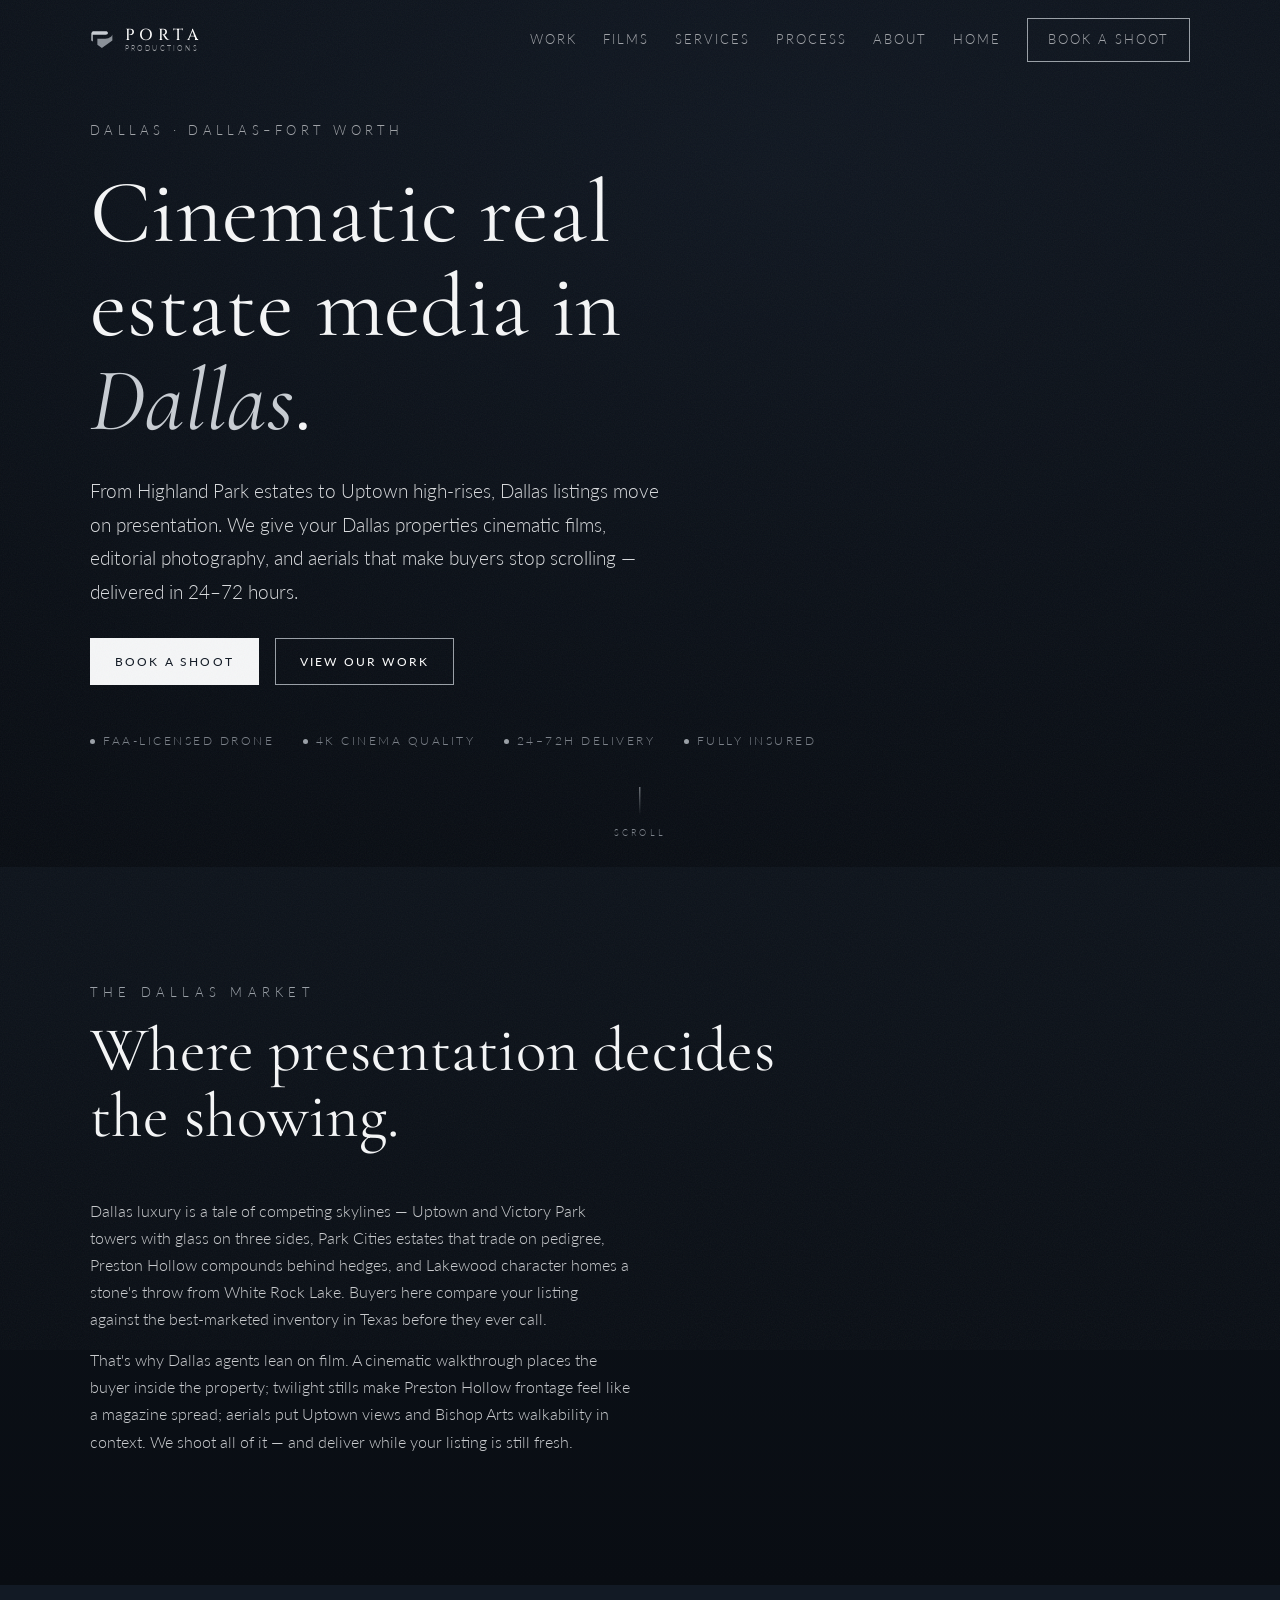
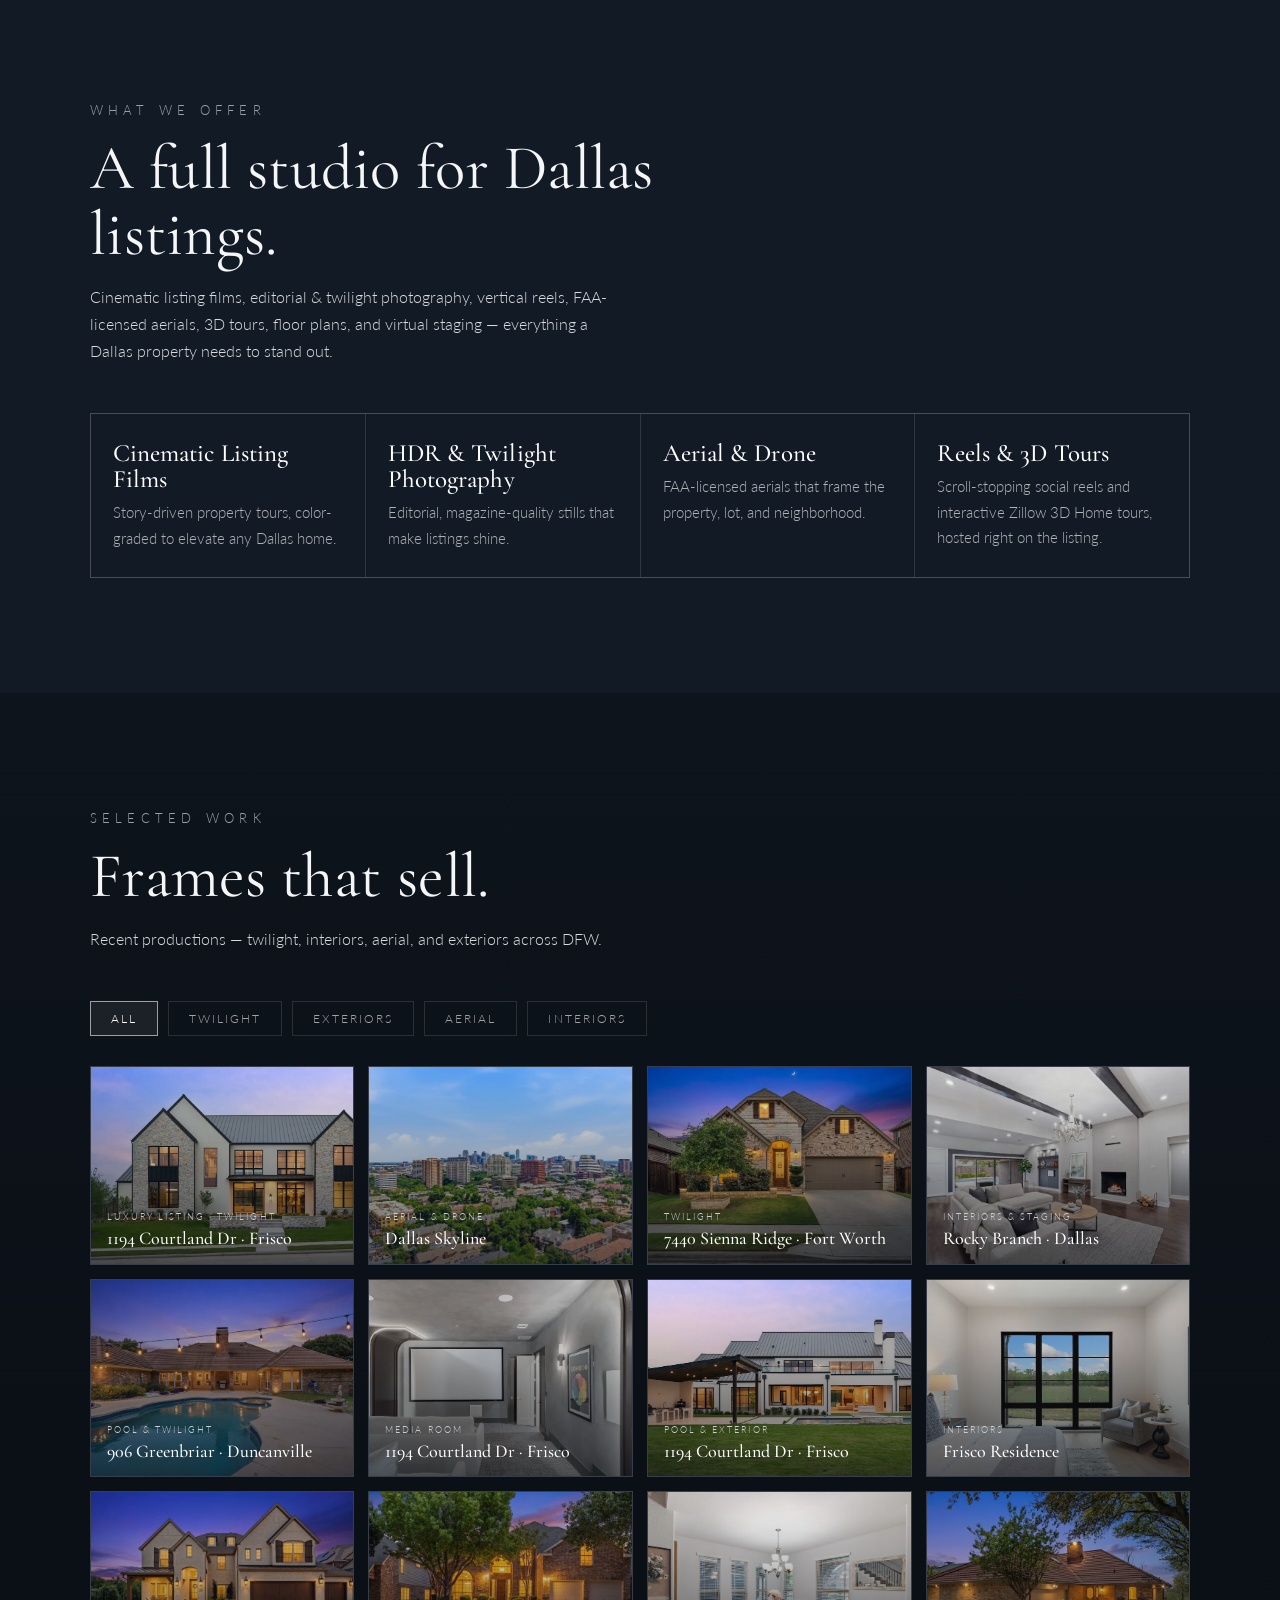
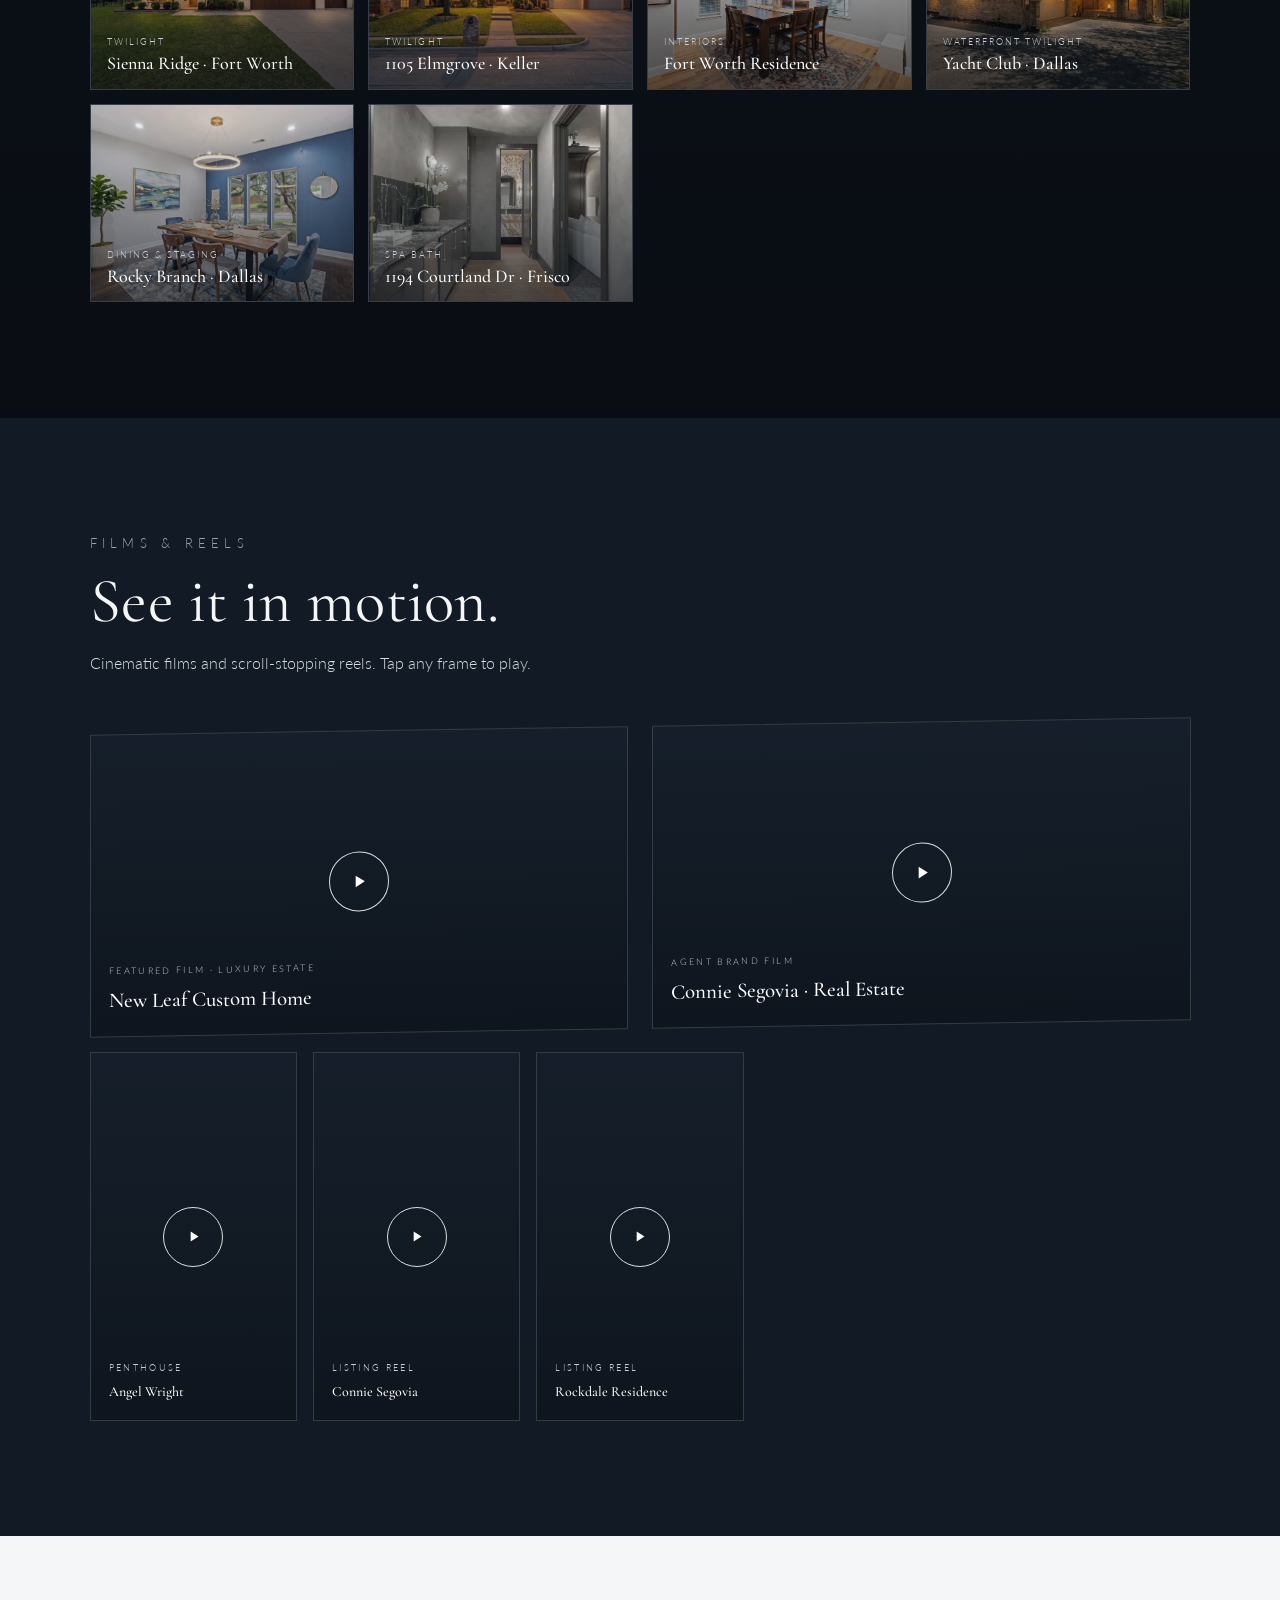
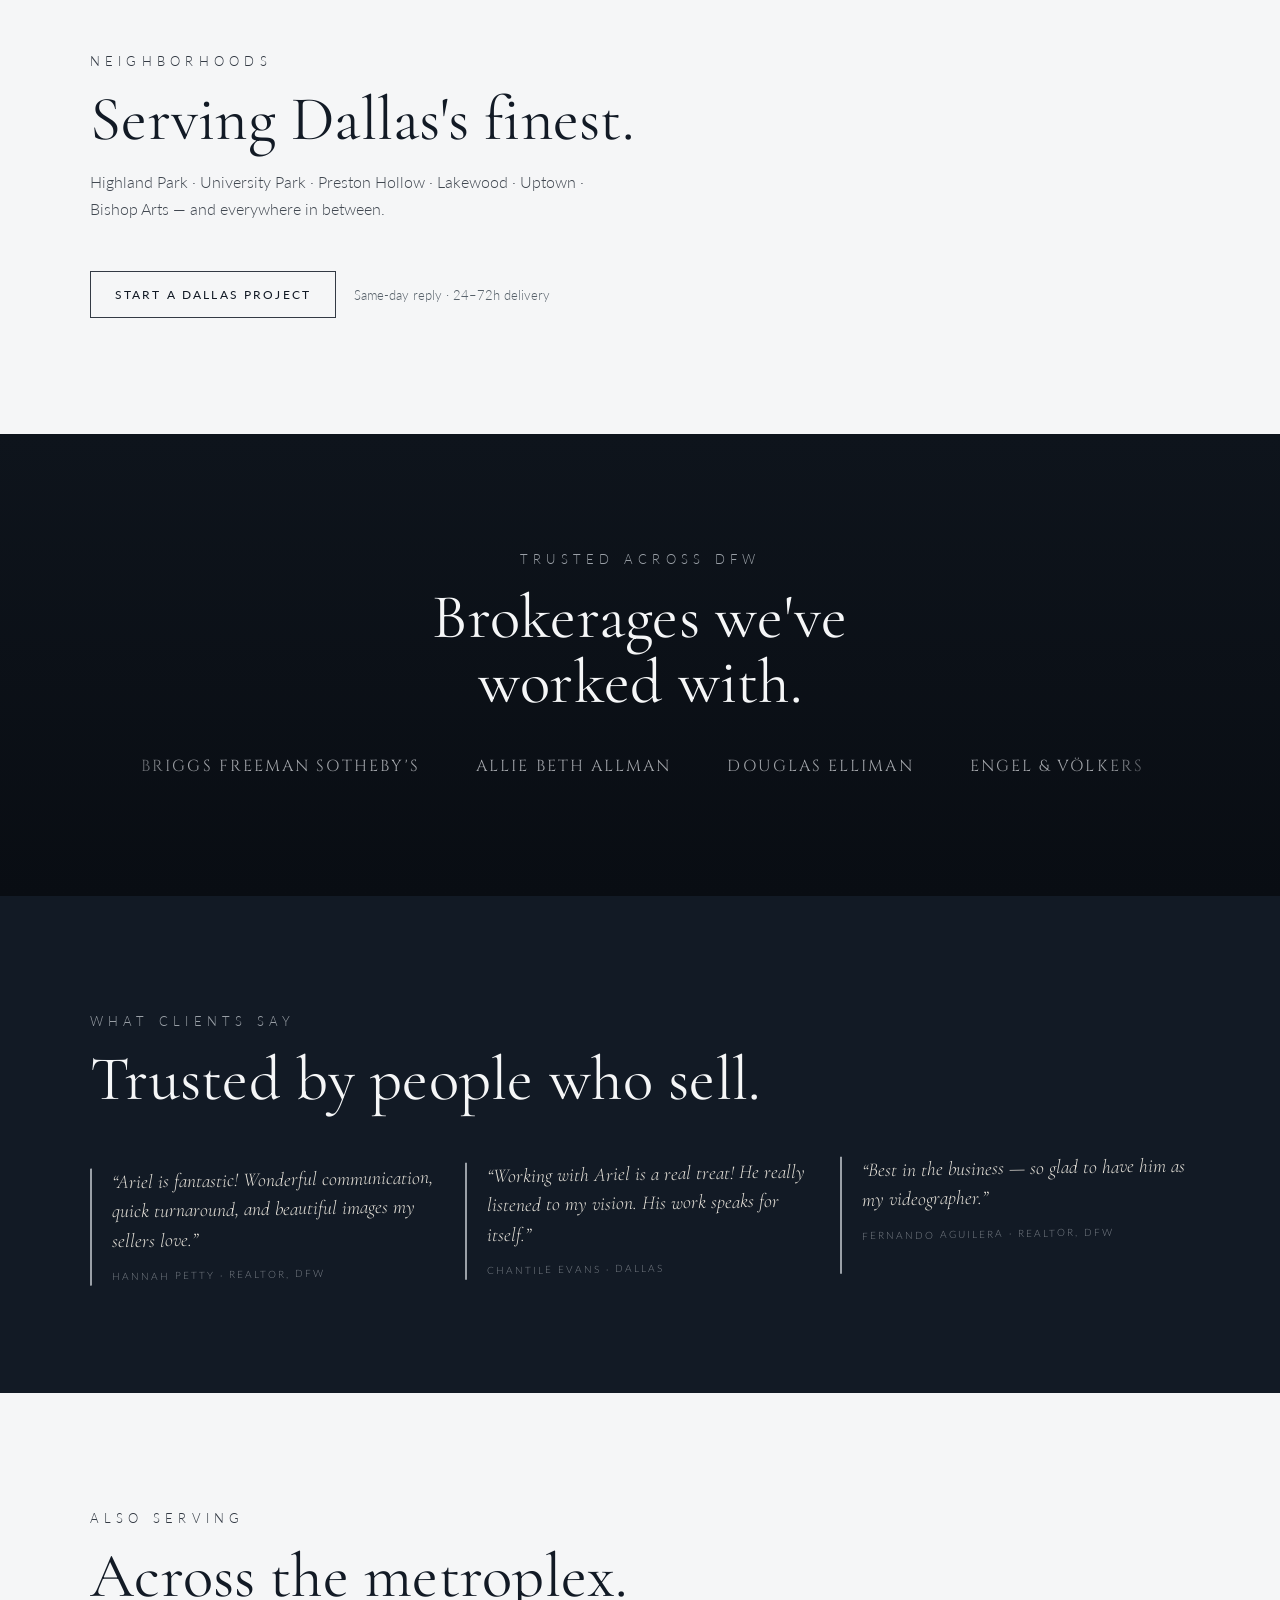
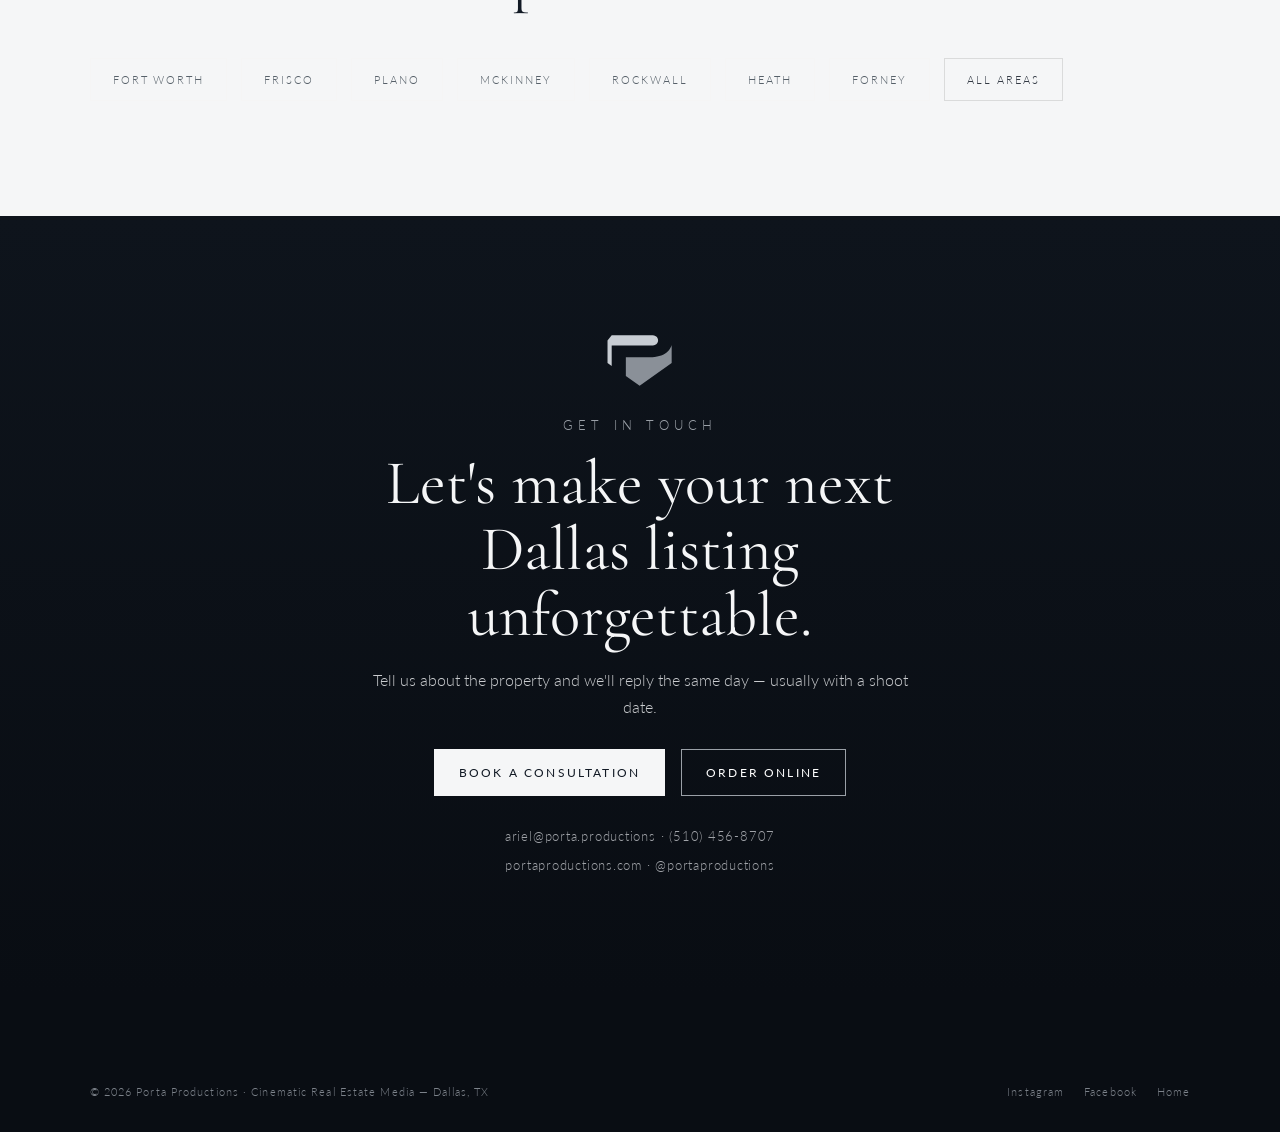
<file: dallas/index.html>
<!DOCTYPE html>
<html lang="en">
<head>
<meta charset="utf-8">
<meta name="viewport" content="width=device-width, initial-scale=1.0, viewport-fit=cover">
<title>Real Estate Media in Dallas | Porta Productions</title>
<meta name="description" content="Cinematic real estate &amp; brand media in Dallas, TX — listing films, HDR &amp; aerial photography, reels and 3D tours. 24–72 hour delivery from Porta Productions.">
<meta name="theme-color" content="#121A25">
<!-- Google Analytics 4 — 'Porta Productions Website' stream (property: Porta Properties). -->
<script>
  window.GA_ID='G-FR7EHQE53F';
  window.dataLayer=window.dataLayer||[];function gtag(){dataLayer.push(arguments);}
  if(!/XXXXXXXX/.test(window.GA_ID)){
    var gs=document.createElement('script');gs.async=true;gs.src='https://www.googletagmanager.com/gtag/js?id='+window.GA_ID;document.head.appendChild(gs);
    gtag('js',new Date());gtag('config',window.GA_ID);
  }
  window.track=function(name,params){try{if(!/XXXXXXXX/.test(window.GA_ID))gtag('event',name,params||{});}catch(e){}};
</script>
<link rel="canonical" href="https://portaproductions.com/dallas/">
<meta property="og:type" content="website">
<meta property="og:url" content="https://portaproductions.com/dallas/">
<meta property="og:site_name" content="Porta Productions">
<meta property="og:title" content="Real Estate Media in Dallas | Porta Productions">
<meta property="og:description" content="Cinematic real estate &amp; brand media in Dallas, TX — listing films, HDR &amp; aerial photography, reels and 3D tours. 24–72 hour delivery from Porta Productions.">
<meta property="og:image" content="https://portaproductions.com/assets/og-dallas.jpg">
<meta name="twitter:card" content="summary_large_image">
<meta name="twitter:title" content="Real Estate Media in Dallas | Porta Productions">
<meta name="twitter:description" content="Cinematic real estate &amp; brand media in Dallas, TX — listing films, HDR &amp; aerial photography, reels and 3D tours. 24–72 hour delivery from Porta Productions.">
<meta name="twitter:image" content="https://portaproductions.com/assets/og-dallas.jpg">
<link rel="preconnect" href="https://fonts.googleapis.com"><link rel="preconnect" href="https://fonts.gstatic.com" crossorigin>
<link rel="preload" as="style" href="https://fonts.googleapis.com/css2?family=Cinzel:wght@400;500&family=Cormorant+Garamond:ital,wght@0,400;0,500;1,400&family=Lato:wght@300;400&display=swap">
<link rel="stylesheet" href="https://fonts.googleapis.com/css2?family=Cinzel:wght@400;500&family=Cormorant+Garamond:ital,wght@0,400;0,500;1,400&family=Lato:wght@300;400&display=swap" media="print" onload="this.media='all';this.onload=null">
<noscript><link rel="stylesheet" href="https://fonts.googleapis.com/css2?family=Cinzel:wght@400;500&family=Cormorant+Garamond:ital,wght@0,400;0,500;1,400&family=Lato:wght@300;400&display=swap"></noscript>
<style>
  :root{
    --navy:#121A25;--navy-2:#0E141C;--navy-3:#090D13;
    --steel:#414851;--silver:#7C828A;--platinum:#A0A3A8;
    --paper:#F5F6F7;--paper-2:#E7E9EC;--accent:#9AA0A7;--hi:#C8CDD3;
    --line:rgba(244,240,233,.13);--line-d:rgba(27,26,23,.12);
    --caps:"Cinzel",serif;--serif:"Cormorant Garamond",serif;--sans:"Lato",sans-serif;
    --pad:clamp(22px,7vw,120px);
  }
  *{margin:0;padding:0;box-sizing:border-box;}
  html{scroll-behavior:smooth;}
  body{background:var(--navy);color:var(--paper);font-family:var(--sans);font-weight:300;line-height:1.75;-webkit-font-smoothing:antialiased;overflow-x:hidden;}
  a{color:inherit;text-decoration:none;}
  img{max-width:100%;display:block;}
  section{padding:clamp(70px,9vw,130px) var(--pad);position:relative;}
  .paper{background:var(--paper);color:var(--navy);--steel:#333A44;--silver:#566069;--platinum:#566069;}
  .darker{background:linear-gradient(180deg,var(--navy-2),var(--navy-3));}

  h1,h2,h3,h4{font-family:var(--serif);font-weight:400;line-height:1.05;letter-spacing:.004em;}
  h1{font-size:clamp(46px,7vw,98px);}
  h2{font-size:clamp(34px,4.9vw,66px);}
  h3{font-size:clamp(21px,1.95vw,26px);font-weight:500;}
  .kicker{font-family:var(--sans);font-weight:300;letter-spacing:.42em;text-transform:uppercase;font-size:12.5px;color:var(--accent);}
  .paper .kicker{color:var(--steel);}
  p{font-size:clamp(15.5px,1.2vw,18px);color:#C9CBCE;max-width:60ch;}
  .paper p{color:var(--steel);}
  em{font-style:italic;color:var(--hi);}.paper em{color:var(--steel);}
  .rule{width:62px;height:1px;background:var(--accent);margin:22px 0;}
  .paper .rule{background:var(--steel);}
  .sec-head{max-width:760px;margin-bottom:48px;}
  .sec-head h2{margin-top:14px;}
  .sec-head p{margin-top:16px;}

  /* nav */
  header{position:fixed;top:0;left:0;right:0;z-index:80;display:flex;justify-content:space-between;align-items:center;
    padding:18px var(--pad);transition:background .4s,padding .4s,border-color .4s;border-bottom:1px solid transparent;}
  header.scrolled{background:rgba(14,20,28,.86);backdrop-filter:blur(12px);border-bottom:1px solid var(--line);padding:12px var(--pad);}
  .brand{display:flex;align-items:center;gap:11px;}
  .brand .wm{font-family:var(--caps);font-weight:500;letter-spacing:.3em;font-size:16px;color:#fff;display:inline-flex;flex-direction:column;line-height:1;}
  .brand .subwm{font-family:var(--sans);font-weight:300;letter-spacing:.34em;text-transform:uppercase;font-size:6.5px;color:var(--platinum);margin-top:3px;font-style:normal;}
  nav.links{display:flex;align-items:center;gap:26px;}
  nav.links a{font-family:var(--sans);font-weight:300;letter-spacing:.16em;text-transform:uppercase;font-size:12.5px;color:var(--platinum);transition:color .3s;}
  nav.links a:hover{color:#fff;}
  .btn{font-family:var(--sans);font-weight:400;letter-spacing:.18em;text-transform:uppercase;font-size:12px;padding:12px 24px;border:1px solid var(--accent);color:#fff;transition:.3s;cursor:pointer;display:inline-block;background:none;}
  .btn:hover{background:var(--accent);color:var(--navy);}
  .btn.solid{background:var(--paper);color:var(--navy);border-color:var(--paper);}
  .btn.solid:hover{background:var(--hi);border-color:var(--hi);}
  .navbtn{padding:10px 20px;}
  .burger{display:none;flex-direction:column;gap:5px;cursor:pointer;background:none;border:0;padding:6px;}
  .burger span{width:24px;height:1.5px;background:#fff;display:block;}
  @media(max-width:1080px){
    nav.links{position:fixed;inset:0;background:rgba(9,13,19,.97);flex-direction:column;justify-content:center;gap:26px;transform:translateX(100%);transition:transform .45s cubic-bezier(.6,0,.2,1);}
    nav.links.open{transform:none;}
    nav.links a{font-size:15px;}
    .burger{display:flex;z-index:81;}
  }

  /* hero */
  #hero{min-height:100vh;display:flex;flex-direction:column;justify-content:center;padding-top:120px;overflow:hidden;}
  #hero video,#hero .herobg{position:absolute;inset:0;width:100%;height:100%;object-fit:cover;z-index:-2;}
  #hero .herobg{background:radial-gradient(120% 100% at 60% 20%,#1C2737,var(--navy) 55%,var(--navy-3));z-index:-2;}
  #hero::after{content:"";position:absolute;inset:0;background:linear-gradient(180deg,rgba(9,13,19,.55),rgba(9,13,19,.78));z-index:-1;}
  #hero .badge{font-size:12.5px;letter-spacing:.34em;text-transform:uppercase;color:var(--platinum);margin-bottom:24px;}
  #hero h1{max-width:16ch;}
  #hero h1 em{color:var(--hi);}
  #hero .sub{margin:26px 0 30px;font-size:clamp(17px,1.5vw,21px);color:#D9DBDE;max-width:52ch;}
  #hero .cta{display:flex;gap:16px;flex-wrap:wrap;}
  #hero .trust{display:flex;gap:28px;flex-wrap:wrap;margin-top:46px;font-size:11.5px;letter-spacing:.22em;text-transform:uppercase;color:var(--silver);}
  #hero .trust span{display:flex;align-items:center;gap:8px;}
  #hero .trust span::before{content:"";width:5px;height:5px;background:var(--accent);border-radius:50%;}

  /* services */
  .svc-group{margin-bottom:40px;}
  .svc-group .gl{font-family:var(--sans);font-weight:300;letter-spacing:.3em;text-transform:uppercase;font-size:11px;color:var(--accent);margin-bottom:18px;}
  .svc-grid{display:grid;grid-template-columns:repeat(4,1fr);gap:1px;background:var(--line);border:1px solid var(--line);}
  .svc{background:var(--navy);padding:26px 22px;transition:background .35s;}
  .svc:hover{background:#16202C;}
  .svc h3{color:#fff;margin-bottom:8px;}
  .svc p{font-size:14.5px;color:#AEB1B5;}
  @media(max-width:980px){.svc-grid{grid-template-columns:1fr 1fr;}}
  @media(max-width:560px){.svc-grid{grid-template-columns:1fr;}}

  /* video facades */
  .films{display:grid;grid-template-columns:1fr 1fr;gap:24px;}
  @media(max-width:860px){.films{grid-template-columns:1fr;}}
  .reels{display:grid;grid-template-columns:repeat(5,1fr);gap:16px;margin-top:24px;}
  @media(max-width:980px){.reels{grid-template-columns:repeat(2,1fr);}}
  .ytlite{position:relative;cursor:pointer;background-size:cover;background-position:center;overflow:hidden;border:1px solid var(--line);transition:transform .5s,box-shadow .5s;background-color:#16202C;}
  .ytlite:hover{transform:translateY(-4px);box-shadow:0 30px 60px -30px rgba(0,0,0,.7);}
  .ytlite.r169{aspect-ratio:16/9;}.ytlite.r916{aspect-ratio:9/16;}
  .ytlite::after{content:"";position:absolute;inset:0;background:linear-gradient(180deg,rgba(10,14,20,.05),rgba(10,14,20,.6));transition:.4s;}
  .ytlite:hover::after{background:linear-gradient(180deg,rgba(10,14,20,0),rgba(10,14,20,.5));}
  .ytlite .play{position:absolute;top:50%;left:50%;transform:translate(-50%,-50%);width:60px;height:60px;border-radius:50%;border:1.5px solid rgba(255,255,255,.85);display:flex;align-items:center;justify-content:center;z-index:2;transition:.4s;}
  .ytlite:hover .play{background:rgba(255,255,255,.14);transform:translate(-50%,-50%) scale(1.08);}
  .ytlite .cap{position:absolute;left:0;right:0;bottom:0;padding:16px 18px;z-index:2;}
  .ytlite .cap .s{font-size:9px;letter-spacing:.26em;text-transform:uppercase;color:var(--hi);margin-bottom:4px;}
  .ytlite .cap .t{font-family:var(--serif);font-weight:500;font-size:21px;color:#fff;}
  .ytlite iframe{position:absolute;inset:0;width:100%;height:100%;border:0;z-index:5;}

  /* gallery */
  .filterbar{display:flex;gap:10px;flex-wrap:wrap;margin-bottom:30px;}
  .filterbar button{background:none;border:1px solid var(--line);color:var(--platinum);padding:10px 20px;font-family:var(--sans);font-weight:300;letter-spacing:.18em;text-transform:uppercase;font-size:11.5px;cursor:pointer;transition:.3s;}
  .filterbar button.active,.filterbar button:hover{border-color:var(--accent);color:#fff;background:rgba(154,160,167,.1);}
  .gal{display:grid;grid-template-columns:repeat(4,1fr);gap:14px;}
  @media(max-width:980px){.gal{grid-template-columns:repeat(2,1fr);}}
  @media(max-width:520px){.gal{grid-template-columns:1fr;}}
  .tile{position:relative;aspect-ratio:4/3;overflow:hidden;background:#16202C;border:1px solid var(--line);}
  .tile img{width:100%;height:100%;object-fit:cover;transition:transform .8s cubic-bezier(.2,.7,.2,1),opacity .6s;opacity:0;}
  .tile img.loaded{opacity:1;}
  .tile:hover img{transform:scale(1.07);}
  .tile::after{content:"";position:absolute;inset:0;background:linear-gradient(180deg,rgba(10,14,20,.02),rgba(10,14,20,.62));pointer-events:none;}
  .tile .meta{position:absolute;left:0;right:0;bottom:0;padding:14px 16px;z-index:2;}
  .tile .meta .c{font-size:8.5px;letter-spacing:.24em;text-transform:uppercase;color:var(--hi);margin-bottom:3px;}
  .tile .meta .n{font-family:var(--serif);font-weight:500;font-size:18px;color:#fff;line-height:1.2;}
  .tile.hide{display:none;}
  .tile.feat{grid-column:span 2;grid-row:span 2;aspect-ratio:auto;}
  @media(max-width:520px){.tile.feat{grid-column:span 1;grid-row:span 1;aspect-ratio:4/3;}}

  /* process */
  .steps{display:grid;grid-template-columns:repeat(4,1fr);gap:0;}
  @media(max-width:860px){.steps{grid-template-columns:1fr 1fr;}}
  .step{padding:26px 22px 30px;border-top:1px solid var(--line-d);}
  .step .no{font-family:var(--caps);font-size:13px;color:var(--accent);}
  .step h3{color:var(--navy);margin:8px 0;}
  .step p{font-size:14.5px;color:var(--steel);}
  .step .tag{font-size:9px;letter-spacing:.24em;text-transform:uppercase;color:var(--silver);margin-top:12px;}

  /* why */
  .why-grid{display:grid;grid-template-columns:repeat(3,1fr);gap:1px;background:var(--line);border:1px solid var(--line);}
  @media(max-width:860px){.why-grid{grid-template-columns:1fr;}}
  .why{background:var(--navy-2);padding:30px 26px;}
  .why h3{color:#fff;margin-bottom:8px;}
  .why p{font-size:14.5px;color:#AEB1B5;}

  /* about + stats */
  .about-wrap{display:grid;grid-template-columns:1.1fr .9fr;gap:60px;align-items:center;}
  @media(max-width:900px){.about-wrap{grid-template-columns:1fr;gap:36px;}}
  .stats{display:grid;grid-template-columns:1fr 1fr;gap:1px;background:var(--line-d);border:1px solid var(--line-d);}
  .stat{background:var(--paper);padding:28px 24px;}
  .stat .num{font-family:var(--serif);font-size:clamp(34px,4vw,52px);color:var(--navy);line-height:1;}
  .stat .lab{font-size:10px;letter-spacing:.24em;text-transform:uppercase;color:var(--silver);margin-top:8px;}

  /* reviews */
  .rev-grid{display:grid;grid-template-columns:repeat(3,1fr);gap:24px;}
  @media(max-width:860px){.rev-grid{grid-template-columns:1fr;}}
  .quote{border-left:2px solid var(--accent);padding-left:20px;}
  .quote p{font-family:var(--serif);font-size:19.5px;font-style:italic;color:#E4E0D8;line-height:1.5;}
  .quote .by{font-size:10px;letter-spacing:.2em;text-transform:uppercase;color:var(--silver);margin-top:12px;}

  /* marquee */
  .marquee{overflow:hidden;-webkit-mask-image:linear-gradient(90deg,transparent,#000 8%,#000 92%,transparent);mask-image:linear-gradient(90deg,transparent,#000 8%,#000 92%,transparent);}
  .track{display:flex;gap:56px;width:max-content;animation:scrollx 40s linear infinite;}
  .track span{font-family:var(--caps);letter-spacing:.13em;font-size:16px;color:var(--platinum);white-space:nowrap;}
  @keyframes scrollx{from{transform:translateX(0);}to{transform:translateX(-50%);}}

  /* faq */
  .faq{max-width:840px;}
  .qa{border-bottom:1px solid var(--line-d);}
  .qa button{width:100%;text-align:left;background:none;border:0;cursor:pointer;padding:20px 0;display:flex;justify-content:space-between;align-items:center;gap:20px;font-family:var(--serif);font-size:19px;color:var(--navy);}
  .qa .ans{max-height:0;overflow:hidden;transition:max-height .4s ease;}
  .qa .ans p{padding-bottom:20px;font-size:14px;}
  .qa .pm{font-family:var(--sans);font-weight:300;color:var(--accent);font-size:22px;transition:transform .3s;}
  .qa.open .pm{transform:rotate(45deg);}

  /* areas */
  .areas{display:flex;flex-wrap:wrap;gap:14px;margin-top:8px;}
  .areas a{border:1px solid var(--line);padding:11px 22px;font-size:11px;letter-spacing:.18em;text-transform:uppercase;color:var(--platinum);transition:.3s;}
  .areas a:hover{border-color:var(--accent);color:#fff;}

  /* contact */
  .contact-wrap{display:grid;grid-template-columns:1fr 1.1fr;gap:60px;align-items:start;}
  @media(max-width:900px){.contact-wrap{grid-template-columns:1fr;gap:40px;}}
  .contact-info .line{display:flex;flex-direction:column;gap:3px;margin-bottom:22px;}
  .contact-info .l{font-size:10px;letter-spacing:.26em;text-transform:uppercase;color:var(--accent);}
  .contact-info .v{font-family:var(--serif);font-size:21px;color:#fff;}
  form{display:grid;grid-template-columns:1fr 1fr;gap:16px;}
  form .full{grid-column:1/-1;}
  form input,form select,form textarea{width:100%;background:rgba(255,255,255,.03);border:1px solid var(--line);color:#fff;padding:13px 14px;font-family:var(--sans);font-weight:300;font-size:14px;}
  form input::placeholder,form textarea::placeholder{color:var(--silver);}
  form select{color:var(--platinum);}
  form textarea{min-height:110px;resize:vertical;}
  form .full .btn{width:auto;}

  /* footer */
  footer{background:var(--navy-3);padding:64px var(--pad) 30px;}
  .foot-grid{display:grid;grid-template-columns:1.4fr 1fr 1fr 1fr;gap:40px;border-bottom:1px solid var(--line);padding-bottom:40px;}
  @media(max-width:860px){.foot-grid{grid-template-columns:1fr 1fr;gap:30px;}}
  .foot-grid h5{font-family:var(--sans);font-weight:300;letter-spacing:.24em;text-transform:uppercase;font-size:10px;color:var(--accent);margin-bottom:16px;}
  .foot-grid a{display:block;font-size:13px;color:var(--platinum);margin-bottom:9px;transition:.3s;}
  .foot-grid a:hover{color:#fff;}
  .foot-grid .blurb{font-size:13px;color:var(--silver);max-width:34ch;margin-top:14px;}
  .foot-bottom{display:flex;justify-content:space-between;align-items:center;padding-top:24px;font-size:11px;letter-spacing:.1em;color:var(--silver);flex-wrap:wrap;gap:12px;}

  /* logo wall */
  .logowall{display:grid;grid-template-columns:repeat(6,1fr);gap:1px;background:var(--line-d);border:1px solid var(--line-d);max-width:1120px;margin:0 auto;}
  @media(max-width:900px){.logowall{grid-template-columns:repeat(3,1fr);}}
  @media(max-width:520px){.logowall{grid-template-columns:repeat(2,1fr);}}
  .lw{background:var(--paper);aspect-ratio:5/3;display:flex;align-items:center;justify-content:center;padding:16px;position:relative;}
  .lw span{position:absolute;inset:0;display:flex;align-items:center;justify-content:center;text-align:center;font-family:var(--caps);font-weight:500;font-size:13px;letter-spacing:.05em;color:#3F4853;padding:0 12px;line-height:1.25;transition:.3s;}
  .lw:hover span{color:var(--navy);}
  .lw img{max-height:40px;max-width:78%;object-fit:contain;filter:grayscale(1) brightness(.35);opacity:.82;transition:.35s;}
  .lw:hover img{filter:grayscale(1) brightness(.12);opacity:1;}
  /* instagram */
  .ig{display:grid;grid-template-columns:repeat(6,1fr);gap:10px;}
  @media(max-width:900px){.ig{grid-template-columns:repeat(3,1fr);}}
  .igt{aspect-ratio:1;overflow:hidden;position:relative;border:1px solid var(--line);display:block;background:#16202C;}
  .igt img{width:100%;height:100%;object-fit:cover;transition:transform .6s,opacity .4s;opacity:.9;}
  .igt:hover img{transform:scale(1.07);opacity:1;}
  .igt .ico{position:absolute;top:10px;right:10px;width:18px;height:18px;border:1.5px solid rgba(255,255,255,.7);border-radius:5px;z-index:2;}
  .reveal{opacity:0;transform:translateY(28px);transition:opacity .5s cubic-bezier(.2,.7,.2,1),transform .5s cubic-bezier(.2,.7,.2,1);}
  .reveal.in{opacity:1;transform:none;}
  .d1{transition-delay:.07s;}.d2{transition-delay:.15s;}.d3{transition-delay:.23s;}.d4{transition-delay:.31s;}.d5{transition-delay:.39s;}.d6{transition-delay:.47s;}
  .toplink{position:fixed;bottom:22px;right:22px;z-index:70;width:44px;height:44px;border:1px solid var(--accent);border-radius:50%;display:flex;align-items:center;justify-content:center;background:rgba(14,20,28,.8);backdrop-filter:blur(6px);opacity:0;pointer-events:none;transition:.4s;color:#fff;}
  .toplink.show{opacity:1;pointer-events:auto;}
</style>
<script type="application/ld+json">
{
 "@context": "https://schema.org",
 "@type": "Service",
 "serviceType": "Real estate photography and videography",
 "name": "Real Estate Video & Photography in Dallas, TX",
 "url": "https://portaproductions.com/dallas/",
 "areaServed": {
  "@type": "City",
  "name": "Dallas",
  "address": {
   "@type": "PostalAddress",
   "addressRegion": "TX",
   "addressCountry": "US"
  }
 },
 "provider": {
  "@type": [
   "LocalBusiness",
   "ProfessionalService"
  ],
      "@id": "https://portaproductions.com/#business",
  "name": "Porta Productions",
  "url": "https://portaproductions.com/",
  "telephone": "+1-510-456-8707",
  "email": "ariel@porta.productions",
  "image": "https://portaproductions.com/assets/og-dallas.jpg"
 }
}
</script>
<script type="application/ld+json">
{
 "@context": "https://schema.org",
 "@type": "BreadcrumbList",
 "itemListElement": [
  {
   "@type": "ListItem",
   "position": 1,
   "name": "Home",
   "item": "https://portaproductions.com/"
  },
  {
   "@type": "ListItem",
   "position": 2,
   "name": "Dallas",
   "item": "https://portaproductions.com/dallas/"
  }
 ]
}
</script>
<link rel="stylesheet" href="/assets/motion.css?v=5">
</head>
<body id="top">
<header id="header">
  <a class="brand" href="../index.html"><svg width="24" height="19" viewBox="219 116 62 50" fill="none"><path fill="#C8CDD3" d="M222.0 143.5 L225.6 146.1 L225.6 128.6 L259.6 128.6 C261.5 128.6 263.0 128.2 264.0 127.4 C265.0 126.5 265.6 125.4 265.6 124.1 C265.6 122.7 265.0 121.6 264.0 120.8 C263.0 120.0 261.5 119.6 259.6 119.6 L225.6 119.6 L222.0 124.1 Z"/><path fill="#8A9098" d="M272.7 134.7 C271.1 135.9 269.0 136.9 266.6 137.6 C264.2 138.3 261.5 138.7 258.4 138.7 L237.8 138.7 L237.8 154.7 L249.7 163.2 L277.3 143.5 L277.3 128.1 C277.1 128.8 276.9 129.5 276.5 130.1 C275.7 131.9 274.4 133.4 272.7 134.7 Z"/></svg><span class="wm">PORTA<i class="subwm">Productions</i></span></a>
  <nav class="links" id="navlinks">
    <a href="#gallery">Work</a><a href="#work">Films</a><a href="../index.html#services">Services</a>
    <a href="../index.html#process">Process</a><a href="../index.html#about">About</a><a href="../index.html">Home</a>
    <a class="btn navbtn" href="#contact">Book a Shoot</a>
  </nav>
  <button class="burger" id="burger" aria-label="Menu"><span></span><span></span><span></span></button>
</header>

<section id="hero" style="min-height:88vh;">
  <div class="herobg"></div>
  <div class="reveal in">
    <div class="badge">Dallas · Dallas–Fort Worth</div>
    <h1>Cinematic real estate media in <em>Dallas</em>.</h1>
    <p class="sub">From Highland Park estates to Uptown high-rises, Dallas listings move on presentation. We give your Dallas properties cinematic films, editorial photography, and aerials that make buyers stop scrolling — delivered in 24–72 hours.</p>
    <div class="cta"><a class="btn solid" href="#contact">Book a Shoot</a><a class="btn" href="#gallery">View Our Work</a></div>
    <div class="trust"><span>FAA-Licensed Drone</span><span>4K Cinema Quality</span><span>24–72h Delivery</span><span>Fully Insured</span></div>
  </div>
</section>

<section class="darker">
  <div class="sec-head reveal"><div class="kicker">The Dallas Market</div><h2>Where presentation decides the showing.</h2></div>
  <p class="reveal d1" style="margin-bottom:14px;">Dallas luxury is a tale of competing skylines — Uptown and Victory Park towers with glass on three sides, Park Cities estates that trade on pedigree, Preston Hollow compounds behind hedges, and Lakewood character homes a stone's throw from White Rock Lake. Buyers here compare your listing against the best-marketed inventory in Texas before they ever call.</p>
  <p class="reveal d2" style="margin-bottom:14px;">That's why Dallas agents lean on film. A cinematic walkthrough places the buyer inside the property; twilight stills make Preston Hollow frontage feel like a magazine spread; aerials put Uptown views and Bishop Arts walkability in context. We shoot all of it — and deliver while your listing is still fresh.</p>
</section>

<section>
  <div class="sec-head reveal"><div class="kicker">What We Offer</div><h2>A full studio for Dallas listings.</h2><p>Cinematic listing films, editorial &amp; twilight photography, vertical reels, FAA-licensed aerials, 3D tours, floor plans, and virtual staging — everything a Dallas property needs to stand out.</p></div>
  <div class="svc-grid">
    <div class="svc"><h3>Cinematic Listing Films</h3><p>Story-driven property tours, color-graded to elevate any Dallas home.</p></div>
    <div class="svc"><h3>HDR &amp; Twilight Photography</h3><p>Editorial, magazine-quality stills that make listings shine.</p></div>
    <div class="svc"><h3>Aerial &amp; Drone</h3><p>FAA-licensed aerials that frame the property, lot, and neighborhood.</p></div>
    <div class="svc"><h3>Reels &amp; 3D Tours</h3><p>Scroll-stopping social reels and interactive Zillow 3D Home tours, hosted right on the listing.</p></div>
  </div>
</section>

<section id="gallery" class="darker">
  <div class="sec-head reveal"><div class="kicker">Selected Work</div><h2>Frames that sell.</h2><p>Recent productions — twilight, interiors, aerial, and exteriors across DFW.</p></div>
  <div class="filterbar reveal d1">
    <button class="active" data-filter="all">All</button><button data-filter="twilight">Twilight</button><button data-filter="exteriors">Exteriors</button><button data-filter="aerial">Aerial</button><button data-filter="interiors">Interiors</button>
  </div>
  <div class="gal reveal d1">
    <a class="tile" data-cat="twilight" href="#contact"><picture><source type="image/webp" srcset="/assets/work-1-800.webp 800w, /assets/work-1.webp 1400w" sizes="(max-width:520px) 100vw, (max-width:980px) 50vw, 25vw"><img loading="lazy" onload="this.classList.add('loaded')" src="/assets/work-1.jpg" alt="1194 Courtland Dr · Frisco" width="1400" height="1228"></picture><div class="meta"><div class="c">Luxury Listing · Twilight</div><div class="n">1194 Courtland Dr · Frisco</div></div></a>
    <a class="tile" data-cat="aerial" href="#contact"><picture><source type="image/webp" srcset="/assets/work-2-800.webp 800w, /assets/work-2.webp 1400w" sizes="(max-width:520px) 100vw, (max-width:980px) 50vw, 25vw"><img loading="lazy" onload="this.classList.add('loaded')" src="/assets/work-2.jpg" alt="Dallas Skyline" width="1300" height="731"></picture><div class="meta"><div class="c">Aerial &amp; Drone</div><div class="n">Dallas Skyline</div></div></a>
    <a class="tile" data-cat="twilight" href="#contact"><picture><source type="image/webp" srcset="/assets/work-3-800.webp 800w, /assets/work-3.webp 1400w" sizes="(max-width:520px) 100vw, (max-width:980px) 50vw, 25vw"><img loading="lazy" onload="this.classList.add('loaded')" src="/assets/work-3.jpg" alt="7440 Sienna Ridge · Fort Worth" width="1100" height="733"></picture><div class="meta"><div class="c">Twilight</div><div class="n">7440 Sienna Ridge · Fort Worth</div></div></a>
    <a class="tile" data-cat="interiors" href="#contact"><picture><source type="image/webp" srcset="/assets/work-4-800.webp 800w, /assets/work-4.webp 1400w" sizes="(max-width:520px) 100vw, (max-width:980px) 50vw, 25vw"><img loading="lazy" onload="this.classList.add('loaded')" src="/assets/work-4.jpg" alt="Rocky Branch · Dallas" width="1100" height="738"></picture><div class="meta"><div class="c">Interiors &amp; Staging</div><div class="n">Rocky Branch · Dallas</div></div></a>
    <a class="tile" data-cat="twilight" href="#contact"><picture><source type="image/webp" srcset="/assets/work-5-800.webp 800w, /assets/work-5.webp 1400w" sizes="(max-width:520px) 100vw, (max-width:980px) 50vw, 25vw"><img loading="lazy" onload="this.classList.add('loaded')" src="/assets/work-5.jpg" alt="906 Greenbriar · Duncanville" width="1100" height="738"></picture><div class="meta"><div class="c">Pool &amp; Twilight</div><div class="n">906 Greenbriar · Duncanville</div></div></a>
    <a class="tile" data-cat="interiors" href="#contact"><picture><source type="image/webp" srcset="/assets/work-6-800.webp 800w, /assets/work-6.webp 1400w" sizes="(max-width:520px) 100vw, (max-width:980px) 50vw, 25vw"><img loading="lazy" onload="this.classList.add('loaded')" src="/assets/work-6.jpg" alt="1194 Courtland Dr · Frisco" width="1300" height="867"></picture><div class="meta"><div class="c">Media Room</div><div class="n">1194 Courtland Dr · Frisco</div></div></a>
    <a class="tile" data-cat="exteriors" href="#contact"><picture><source type="image/webp" srcset="/assets/work-7-800.webp 800w, /assets/work-7.webp 1400w" sizes="(max-width:520px) 100vw, (max-width:980px) 50vw, 25vw"><img loading="lazy" onload="this.classList.add('loaded')" src="/assets/work-7.jpg" alt="1194 Courtland Dr · Frisco" width="1300" height="1140"></picture><div class="meta"><div class="c">Pool &amp; Exterior</div><div class="n">1194 Courtland Dr · Frisco</div></div></a>
    <a class="tile" data-cat="interiors" href="#contact"><picture><source type="image/webp" srcset="/assets/work-8-800.webp 800w, /assets/work-8.webp 1400w" sizes="(max-width:520px) 100vw, (max-width:980px) 50vw, 25vw"><img loading="lazy" onload="this.classList.add('loaded')" src="/assets/work-8.jpg" alt="Frisco Residence" width="1100" height="733"></picture><div class="meta"><div class="c">Interiors</div><div class="n">Frisco Residence</div></div></a>
    <a class="tile" data-cat="twilight" href="#contact"><picture><source type="image/webp" srcset="/assets/work-9-800.webp 800w, /assets/work-9.webp 1400w" sizes="(max-width:520px) 100vw, (max-width:980px) 50vw, 25vw"><img loading="lazy" onload="this.classList.add('loaded')" src="/assets/work-9.jpg" alt="Sienna Ridge · Fort Worth" width="1300" height="872"></picture><div class="meta"><div class="c">Twilight</div><div class="n">Sienna Ridge · Fort Worth</div></div></a>
    <a class="tile" data-cat="twilight" href="#contact"><picture><source type="image/webp" srcset="/assets/work-10-800.webp 800w, /assets/work-10.webp 1400w" sizes="(max-width:520px) 100vw, (max-width:980px) 50vw, 25vw"><img loading="lazy" onload="this.classList.add('loaded')" src="/assets/work-10.jpg" alt="1105 Elmgrove · Keller" width="1300" height="872"></picture><div class="meta"><div class="c">Twilight</div><div class="n">1105 Elmgrove · Keller</div></div></a>
    <a class="tile" data-cat="interiors" href="#contact"><picture><source type="image/webp" srcset="/assets/work-11-800.webp 800w, /assets/work-11.webp 1400w" sizes="(max-width:520px) 100vw, (max-width:980px) 50vw, 25vw"><img loading="lazy" onload="this.classList.add('loaded')" src="/assets/work-11.jpg" alt="Fort Worth Residence" width="1100" height="733"></picture><div class="meta"><div class="c">Interiors</div><div class="n">Fort Worth Residence</div></div></a>
    <a class="tile" data-cat="twilight" href="#contact"><picture><source type="image/webp" srcset="/assets/work-12-800.webp 800w, /assets/work-12.webp 1400w" sizes="(max-width:520px) 100vw, (max-width:980px) 50vw, 25vw"><img loading="lazy" onload="this.classList.add('loaded')" src="/assets/work-12.jpg" alt="Yacht Club · Dallas" width="1100" height="738"></picture><div class="meta"><div class="c">Waterfront Twilight</div><div class="n">Yacht Club · Dallas</div></div></a>
    <a class="tile" data-cat="interiors" href="#contact"><picture><source type="image/webp" srcset="/assets/work-13-800.webp 800w, /assets/work-13.webp 1400w" sizes="(max-width:520px) 100vw, (max-width:980px) 50vw, 25vw"><img loading="lazy" onload="this.classList.add('loaded')" src="/assets/work-13.jpg" alt="Rocky Branch · Dallas" width="1300" height="872"></picture><div class="meta"><div class="c">Dining &amp; Staging</div><div class="n">Rocky Branch · Dallas</div></div></a>
    <a class="tile" data-cat="interiors" href="#contact"><picture><source type="image/webp" srcset="/assets/work-14-800.webp 800w, /assets/work-14.webp 1400w" sizes="(max-width:520px) 100vw, (max-width:980px) 50vw, 25vw"><img loading="lazy" onload="this.classList.add('loaded')" src="/assets/work-14.jpg" alt="1194 Courtland Dr · Frisco" width="1100" height="733"></picture><div class="meta"><div class="c">Spa Bath</div><div class="n">1194 Courtland Dr · Frisco</div></div></a>
  </div>
</section>

<section id="work">
  <div class="sec-head reveal"><div class="kicker">Films &amp; Reels</div><h2>See it in motion.</h2><p>Cinematic films and scroll-stopping reels. Tap any frame to play.</p></div>
  <div class="films"><div class="ytlite r169 reveal" data-id="dPvpCMJWE8A" style="background-image:url('https://i.ytimg.com/vi/dPvpCMJWE8A/maxresdefault.jpg');"><div class="play"><svg width="20" height="20" viewBox="0 0 24 24" fill="#fff"><path d="M8 5v14l11-7z"/></svg></div><div class="cap"><div class="s">Featured Film · Luxury Estate</div><div class="t">New Leaf Custom Home</div></div></div><div class="ytlite r169 reveal d2" data-id="-PvukHfp5Hk" style="background-image:url('https://i.ytimg.com/vi/-PvukHfp5Hk/maxresdefault.jpg');"><div class="play"><svg width="20" height="20" viewBox="0 0 24 24" fill="#fff"><path d="M8 5v14l11-7z"/></svg></div><div class="cap"><div class="s">Agent Brand Film</div><div class="t">Connie Segovia · Real Estate</div></div></div></div>
  <div class="reels"><div class="ytlite r916 reveal" data-id="KijvNpvXkVo" style="background-image:url('https://i.ytimg.com/vi/KijvNpvXkVo/maxresdefault.jpg');"><div class="play"><svg width="17" height="17" viewBox="0 0 24 24" fill="#fff"><path d="M8 5v14l11-7z"/></svg></div><div class="cap"><div class="s">Penthouse</div><div class="t" style="font-size:14px;">Angel Wright</div></div></div><div class="ytlite r916 reveal" data-id="yJ6qJhpGeGM" style="background-image:url('https://i.ytimg.com/vi/yJ6qJhpGeGM/maxresdefault.jpg');"><div class="play"><svg width="17" height="17" viewBox="0 0 24 24" fill="#fff"><path d="M8 5v14l11-7z"/></svg></div><div class="cap"><div class="s">Listing Reel</div><div class="t" style="font-size:14px;">Connie Segovia</div></div></div><div class="ytlite r916 reveal" data-id="YLHh6l5yHaU" style="background-image:url('https://i.ytimg.com/vi/YLHh6l5yHaU/maxresdefault.jpg');"><div class="play"><svg width="17" height="17" viewBox="0 0 24 24" fill="#fff"><path d="M8 5v14l11-7z"/></svg></div><div class="cap"><div class="s">Listing Reel</div><div class="t" style="font-size:14px;">Rockdale Residence</div></div></div></div>
</section>

<section class="paper">
  <div class="sec-head reveal"><div class="kicker">Neighborhoods</div><h2>Serving Dallas's finest.</h2><p>Highland Park · University Park · Preston Hollow · Lakewood · Uptown · Bishop Arts — and everywhere in between.</p></div>
  <div class="reveal d1" style="display:flex;gap:18px;flex-wrap:wrap;align-items:center;">
    <a class="btn" style="border-color:var(--steel);color:var(--navy);" href="#contact">Start a Dallas Project</a>
    <span style="font-size:13px;color:var(--silver);">Same-day reply · 24–72h delivery</span>
  </div>
</section>

<section class="darker" style="text-align:center;">
  <div class="kicker reveal">Trusted Across DFW</div>
  <h2 class="reveal d1" style="margin:14px auto 36px;max-width:18ch;">Brokerages we've worked with.</h2>
  <div class="marquee reveal d2"><div class="track">
    <span>COMPASS</span><span>BRIGGS FREEMAN SOTHEBY'S</span><span>ALLIE BETH ALLMAN</span><span>DOUGLAS ELLIMAN</span><span>ENGEL &amp; VÖLKERS</span><span>THE AGENCY</span><span>EBBY HALLIDAY</span><span>COLDWELL BANKER</span><span>RE/MAX</span><span>eXp REALTY</span><span>ROGERS HEALY</span><span>CENTURY 21</span>
    <span>COMPASS</span><span>BRIGGS FREEMAN SOTHEBY'S</span><span>ALLIE BETH ALLMAN</span><span>DOUGLAS ELLIMAN</span><span>ENGEL &amp; VÖLKERS</span><span>THE AGENCY</span><span>EBBY HALLIDAY</span><span>COLDWELL BANKER</span><span>RE/MAX</span><span>eXp REALTY</span><span>ROGERS HEALY</span><span>CENTURY 21</span>
  </div></div>
</section>

<section>
  <div class="sec-head reveal"><div class="kicker">What Clients Say</div><h2>Trusted by people who sell.</h2></div>
  <div class="rev-grid">
    <div class="quote reveal"><p>“Ariel is fantastic! Wonderful communication, quick turnaround, and beautiful images my sellers love.”</p><div class="by">Hannah Petty · Realtor, DFW</div></div>
    <div class="quote reveal d1"><p>“Working with Ariel is a real treat! He really listened to my vision. His work speaks for itself.”</p><div class="by">Chantile Evans · Dallas</div></div>
    <div class="quote reveal d2"><p>“Best in the business — so glad to have him as my videographer.”</p><div class="by">Fernando Aguilera · Realtor, DFW</div></div>
  </div>
</section>

<section id="areas" class="paper">
  <div class="sec-head reveal"><div class="kicker">Also Serving</div><h2>Across the metroplex.</h2></div>
  <div class="areas reveal d1"><a href="../fort-worth/">Fort Worth</a><a href="../frisco/">Frisco</a><a href="../plano/">Plano</a><a href="../mckinney/">McKinney</a><a href="../rockwall/">Rockwall</a><a href="../heath/">Heath</a><a href="../forney/">Forney</a><a href="../index.html#areas" style="color:var(--steel);border-color:var(--line-d);">All Areas</a></div>
</section>

<section id="contact" class="darker" style="text-align:center;">
  <svg width="74" height="58" class="reveal" viewBox="219 116 62 50" fill="none"><path fill="#C8CDD3" d="M222.0 143.5 L225.6 146.1 L225.6 128.6 L259.6 128.6 C261.5 128.6 263.0 128.2 264.0 127.4 C265.0 126.5 265.6 125.4 265.6 124.1 C265.6 122.7 265.0 121.6 264.0 120.8 C263.0 120.0 261.5 119.6 259.6 119.6 L225.6 119.6 L222.0 124.1 Z"/><path fill="#8A9098" d="M272.7 134.7 C271.1 135.9 269.0 136.9 266.6 137.6 C264.2 138.3 261.5 138.7 258.4 138.7 L237.8 138.7 L237.8 154.7 L249.7 163.2 L277.3 143.5 L277.3 128.1 C277.1 128.8 276.9 129.5 276.5 130.1 C275.7 131.9 274.4 133.4 272.7 134.7 Z"/></svg>
  <div class="kicker reveal" style="text-align:center;margin-top:18px;">Get in Touch</div>
  <h2 class="reveal d1" style="margin:14px auto 18px;max-width:18ch;">Let's make your next Dallas listing unforgettable.</h2>
  <p class="reveal d2" style="margin:0 auto 28px;">Tell us about the property and we'll reply the same day — usually with a shoot date.</p>
  <div class="reveal d3" style="display:flex;gap:16px;justify-content:center;flex-wrap:wrap;">
    <a class="btn solid" href="mailto:ariel@porta.productions?subject=Dallas%20Project%20Inquiry">Book a Consultation</a>
    <a class="btn" href="https://porta-productions-1.aryeo.com/order-forms/019e715f-4278-7005-ab7a-bc0196f6fa6b" target="_blank" rel="noopener">Order Online</a>
  </div>
  <div class="reveal d4" style="margin-top:26px;font-size:13px;letter-spacing:.06em;color:var(--platinum);line-height:2.2;">
    <a href="mailto:ariel@porta.productions">ariel@porta.productions</a> · <a href="tel:+15104568707">(510) 456-8707</a><br>portaproductions.com · @portaproductions
  </div>
</section>

<footer>
  <div class="foot-bottom" style="border:0;">
    <span>© 2026 Porta Productions · Cinematic Real Estate Media — Dallas, TX</span>
    <span style="display:flex;gap:20px;"><a href="https://www.instagram.com/portaproductions/" target="_blank" rel="noopener">Instagram</a><a href="https://www.facebook.com/portaproductions" target="_blank" rel="noopener">Facebook</a><a href="../index.html">Home</a></span>
  </div>
</footer>
<a class="toplink" id="toplink" href="#top">↑</a>
<script>
var burger=document.getElementById('burger'),navlinks=document.getElementById('navlinks');
burger.addEventListener('click',function(){navlinks.classList.toggle('open');});
navlinks.querySelectorAll('a').forEach(function(a){a.addEventListener('click',function(){navlinks.classList.remove('open');});});
var header=document.getElementById('header'),toplink=document.getElementById('toplink');
window.addEventListener('scroll',function(){var y=window.scrollY;header.classList.toggle('scrolled',y>40);if(toplink)toplink.classList.toggle('show',y>700);});
document.querySelectorAll('.ytlite').forEach(function(el){el.addEventListener('click',function(){if(el.dataset.loaded)return;el.dataset.loaded='1';var f=document.createElement('iframe');f.src='https://www.youtube-nocookie.com/embed/'+el.getAttribute('data-id')+'?autoplay=1&rel=0&modestbranding=1&playsinline=1';f.allow='accelerometer; autoplay; encrypted-media; gyroscope; picture-in-picture';f.allowFullscreen=true;el.querySelector('.play').style.display='none';var c=el.querySelector('.cap');if(c)c.style.display='none';el.appendChild(f);});});
var io=new IntersectionObserver(function(es){es.forEach(function(e){if(e.isIntersecting)e.target.classList.add('in');});},{threshold:.14});
document.querySelectorAll('.reveal').forEach(function(el){io.observe(el);});
document.querySelectorAll('.filterbar button').forEach(function(b){b.addEventListener('click',function(){document.querySelectorAll('.filterbar button').forEach(function(x){x.classList.remove('active');});b.classList.add('active');var f=b.getAttribute('data-filter');document.querySelectorAll('.gal .tile').forEach(function(t){t.classList.toggle('hide', f!=='all'&&t.getAttribute('data-cat')!==f);});});});
</script>
<script>
  document.querySelectorAll('a[href^="tel:"]').forEach(function(a){a.addEventListener('click',function(){window.track&&track('contact_phone');});});
  document.querySelectorAll('a[href^="mailto:"]').forEach(function(a){a.addEventListener('click',function(){window.track&&track('contact_email');});});
  document.querySelectorAll('a[href*="aryeo.com"]').forEach(function(a){a.addEventListener('click',function(){window.track&&track('order_online_click');});});
</script>
<script defer src="/assets/motion.js?v=4"></script>
</body></html>
</file>
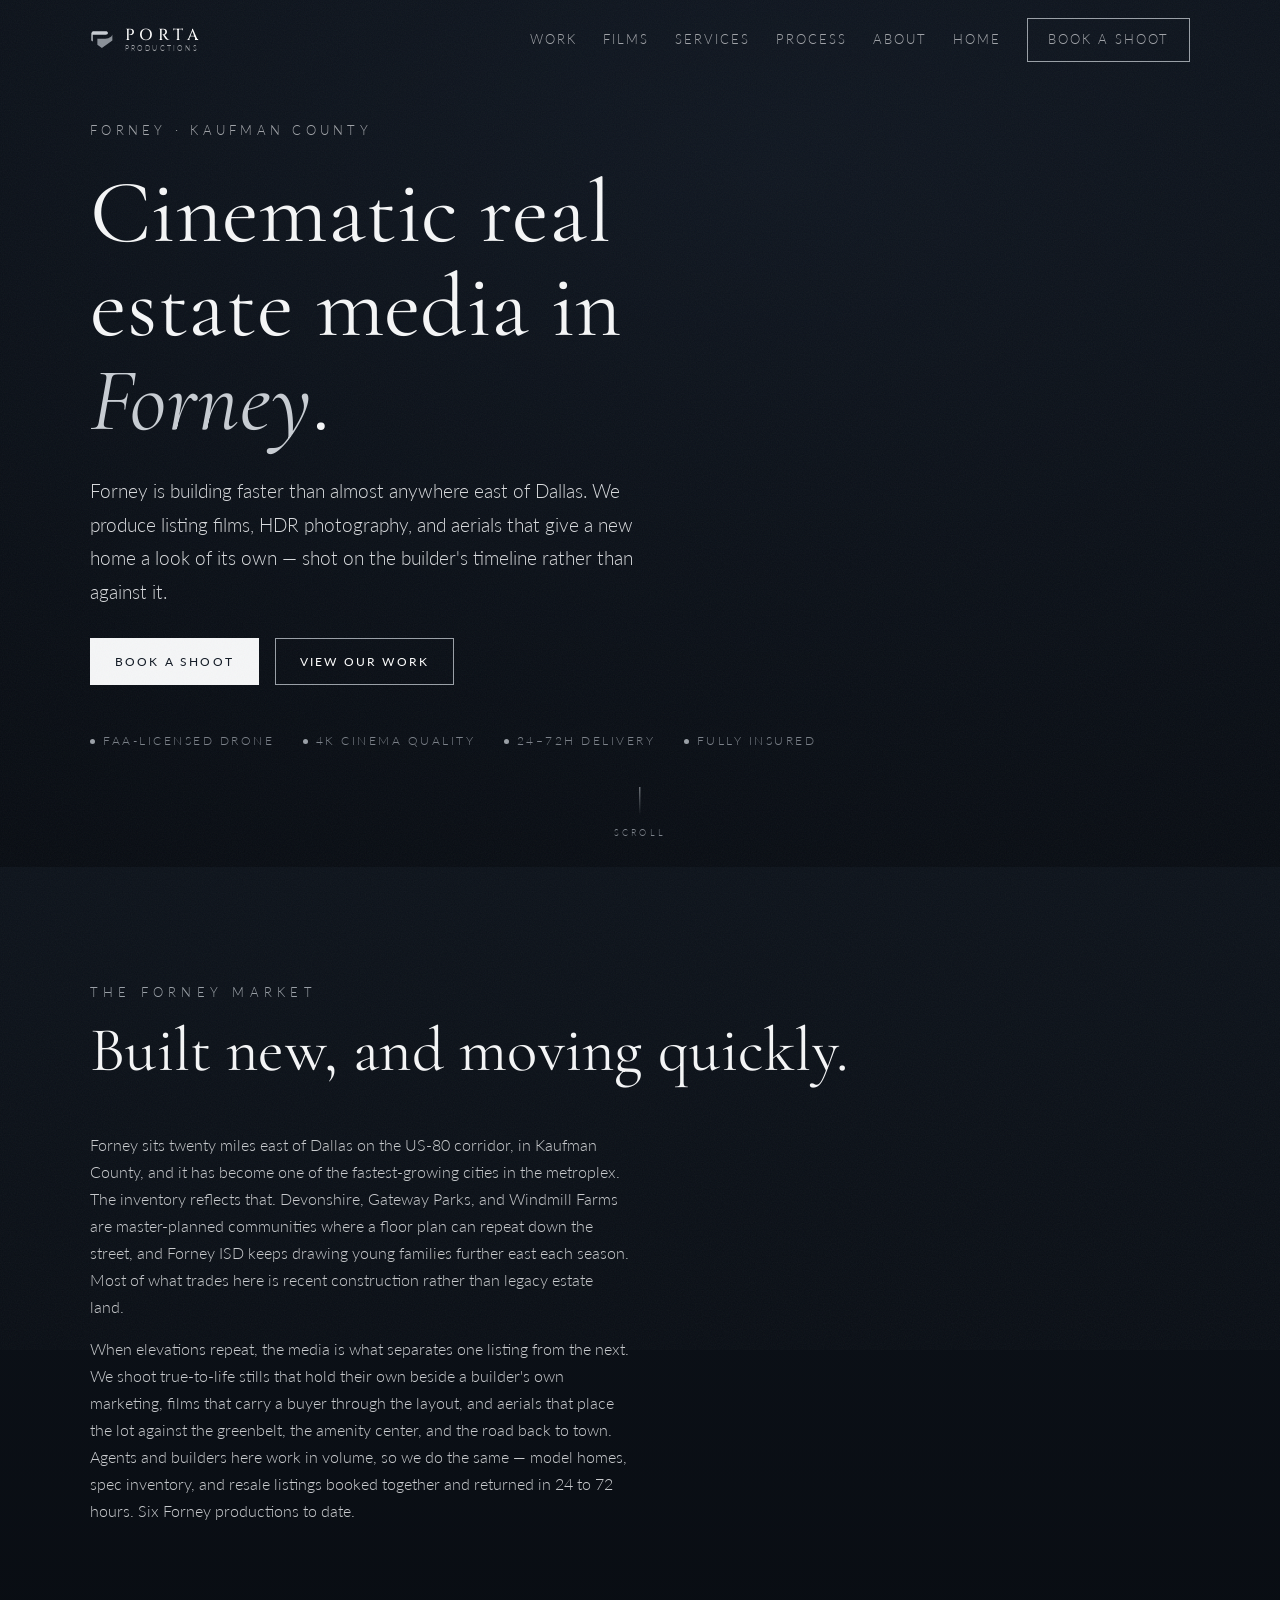
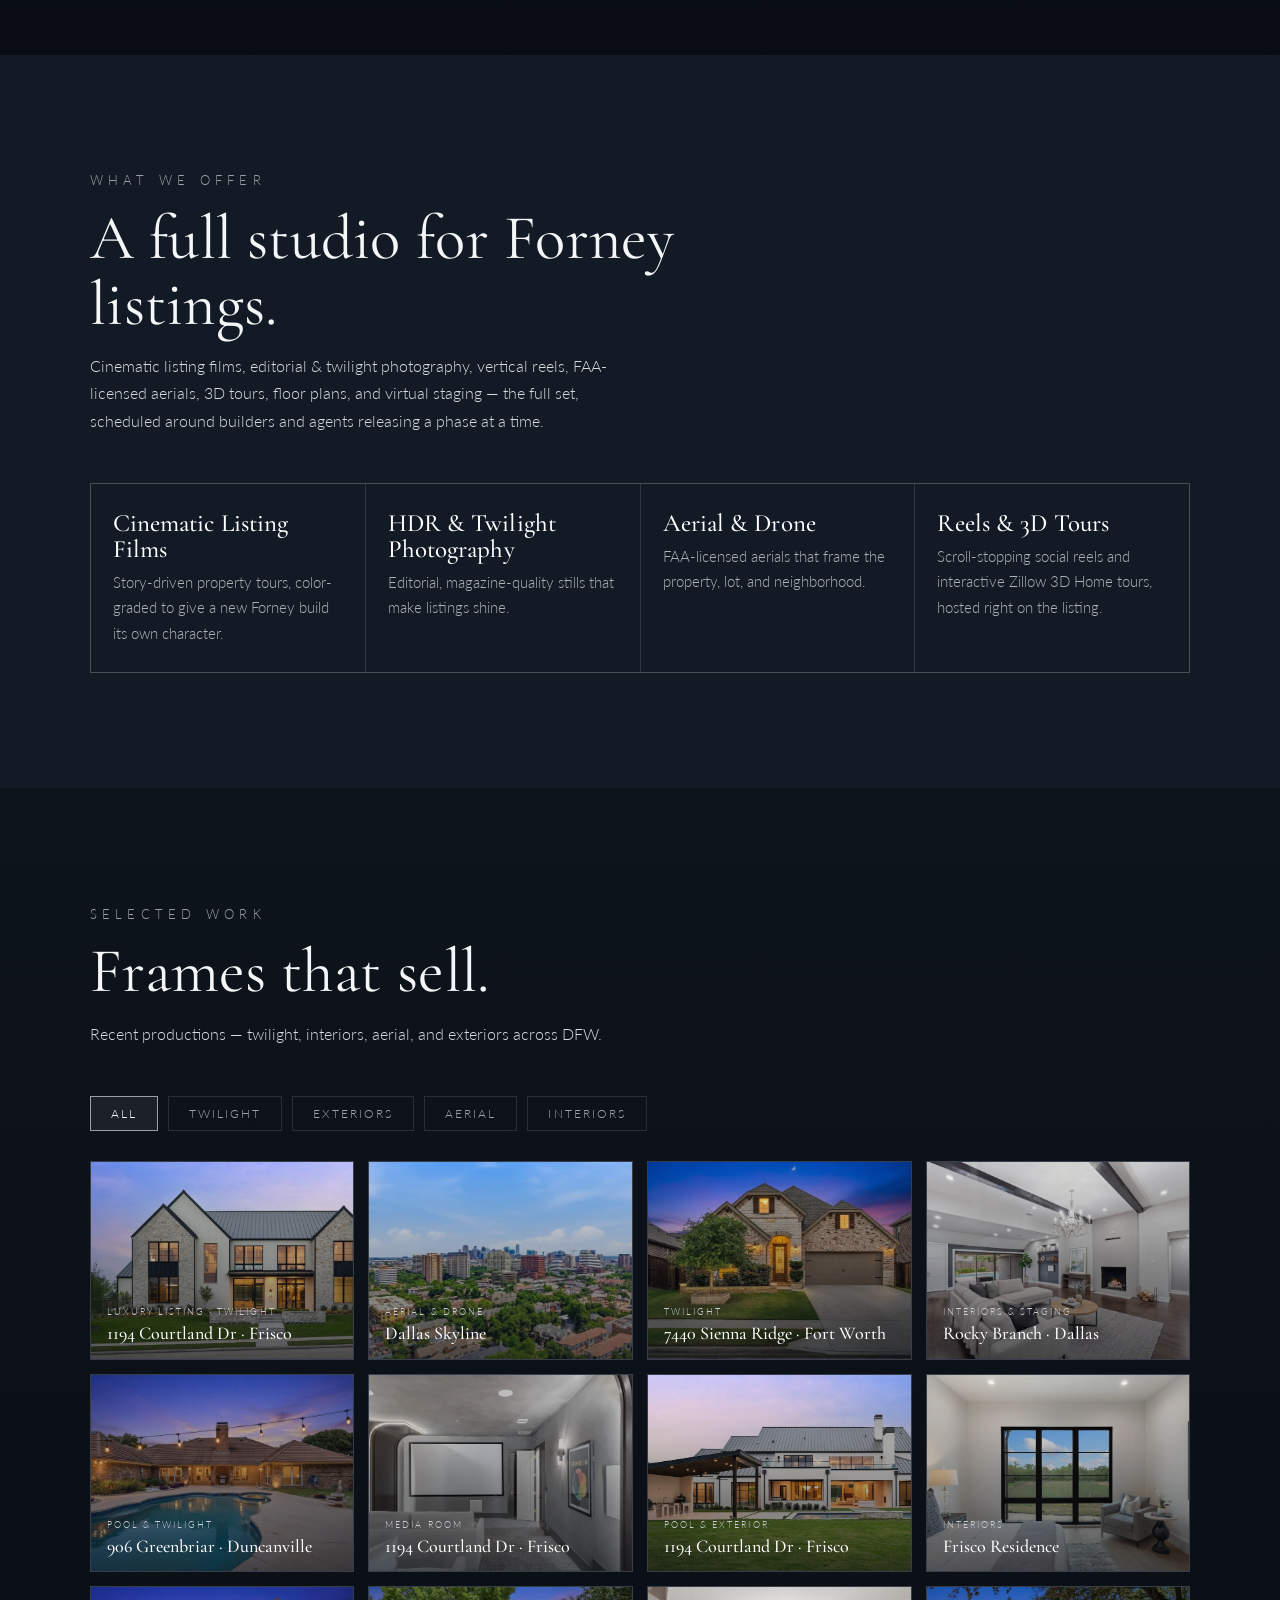
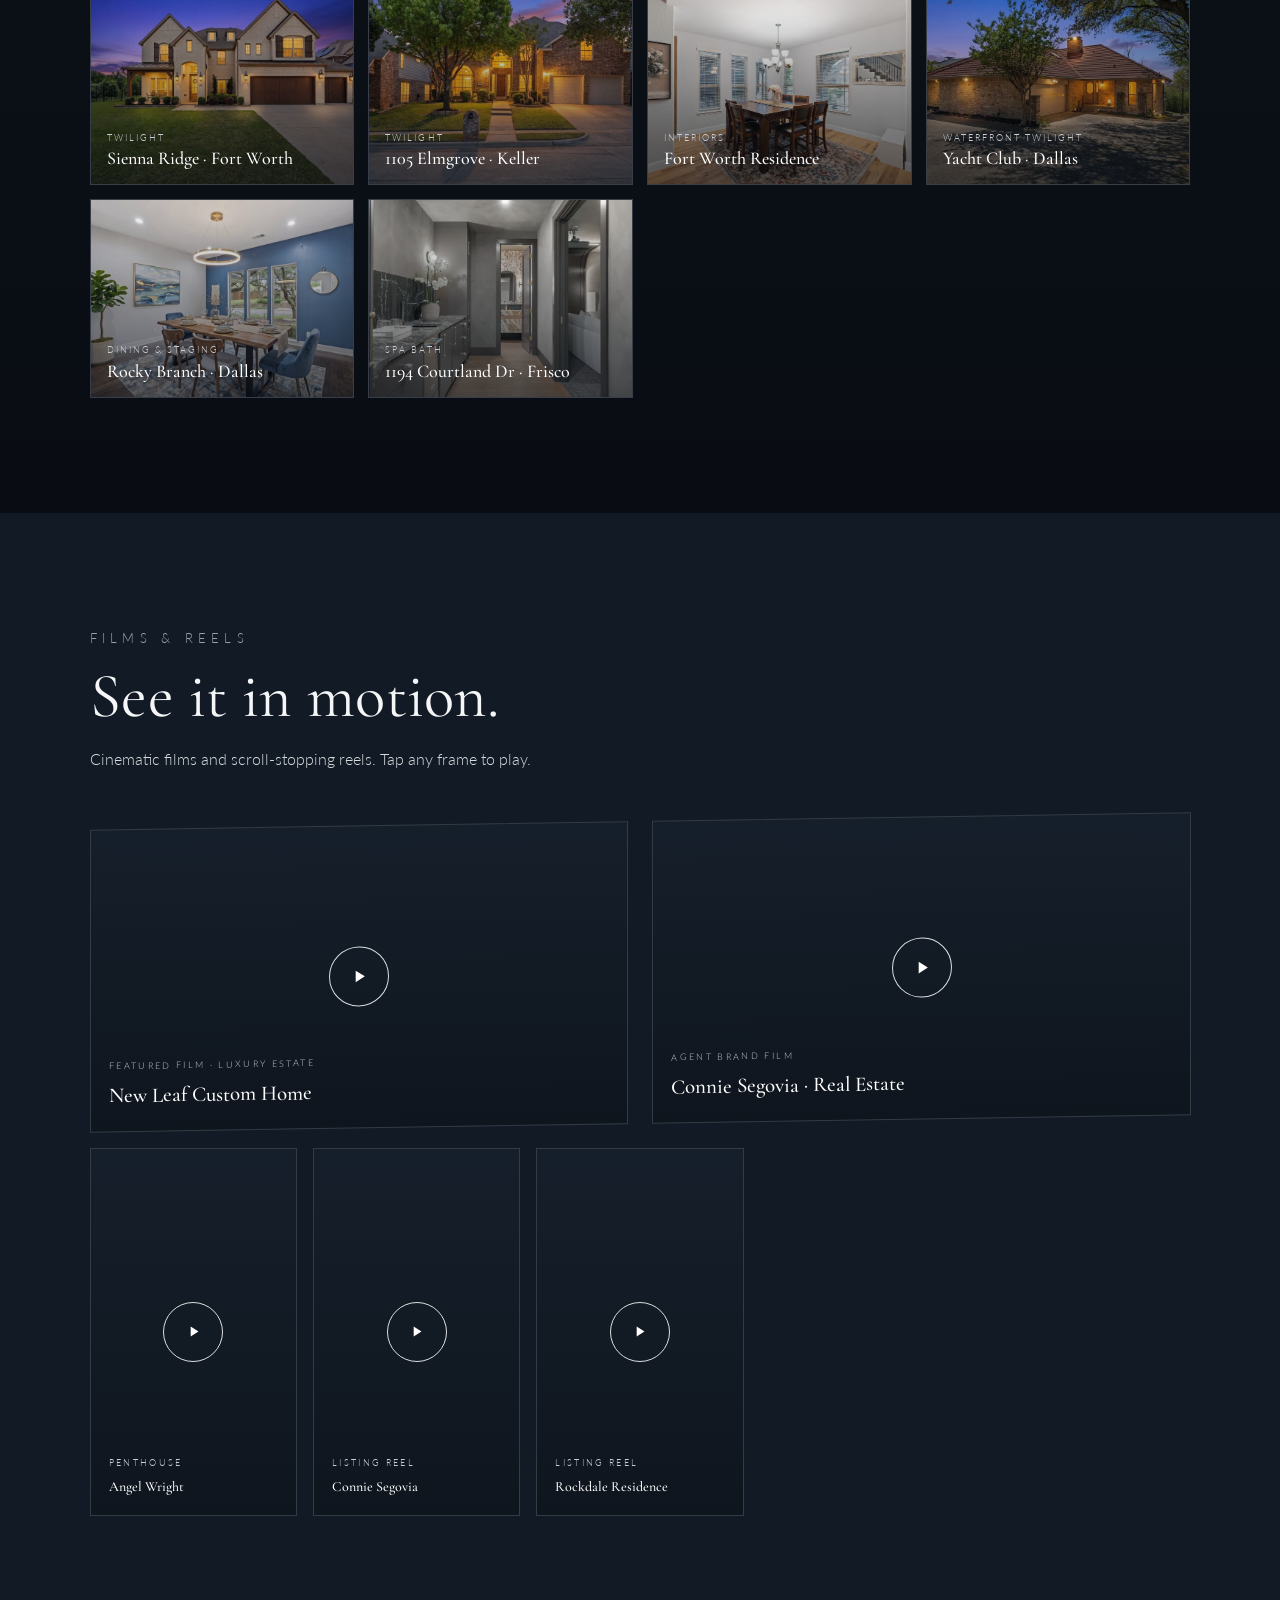
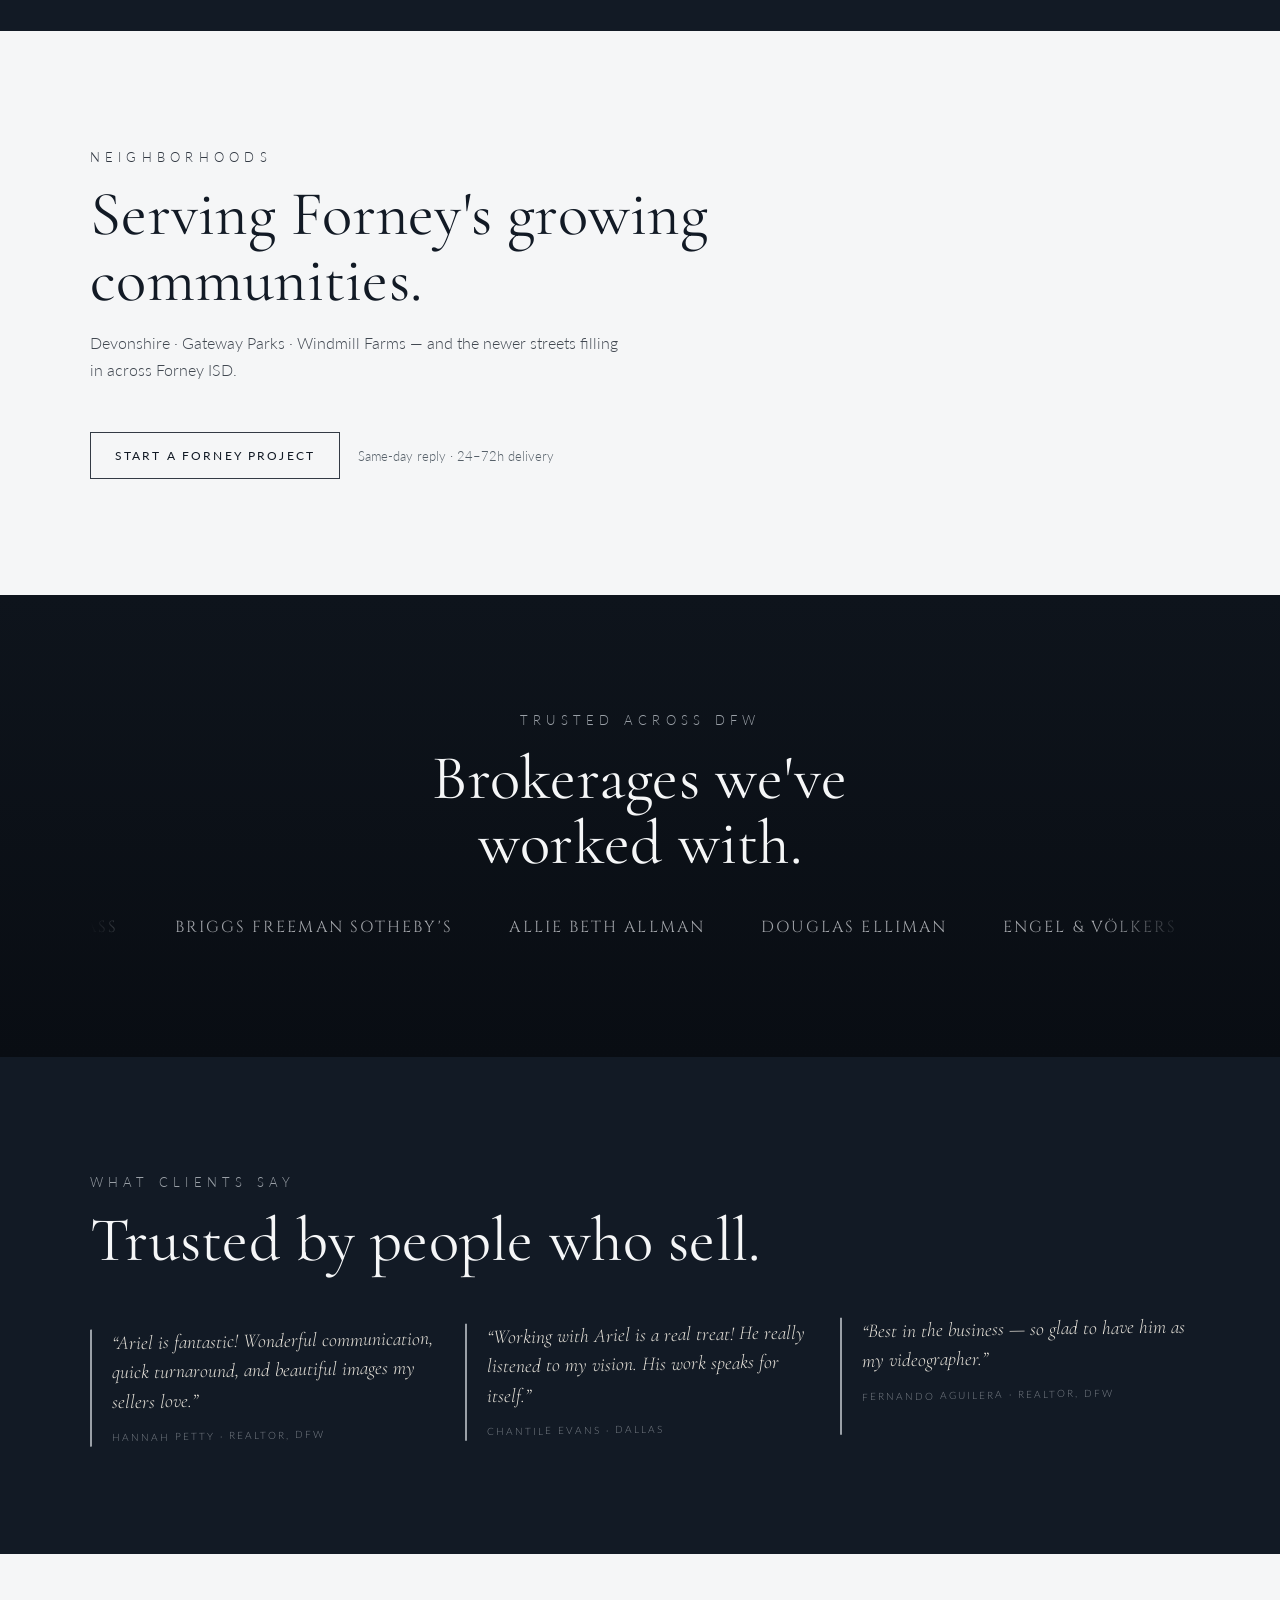
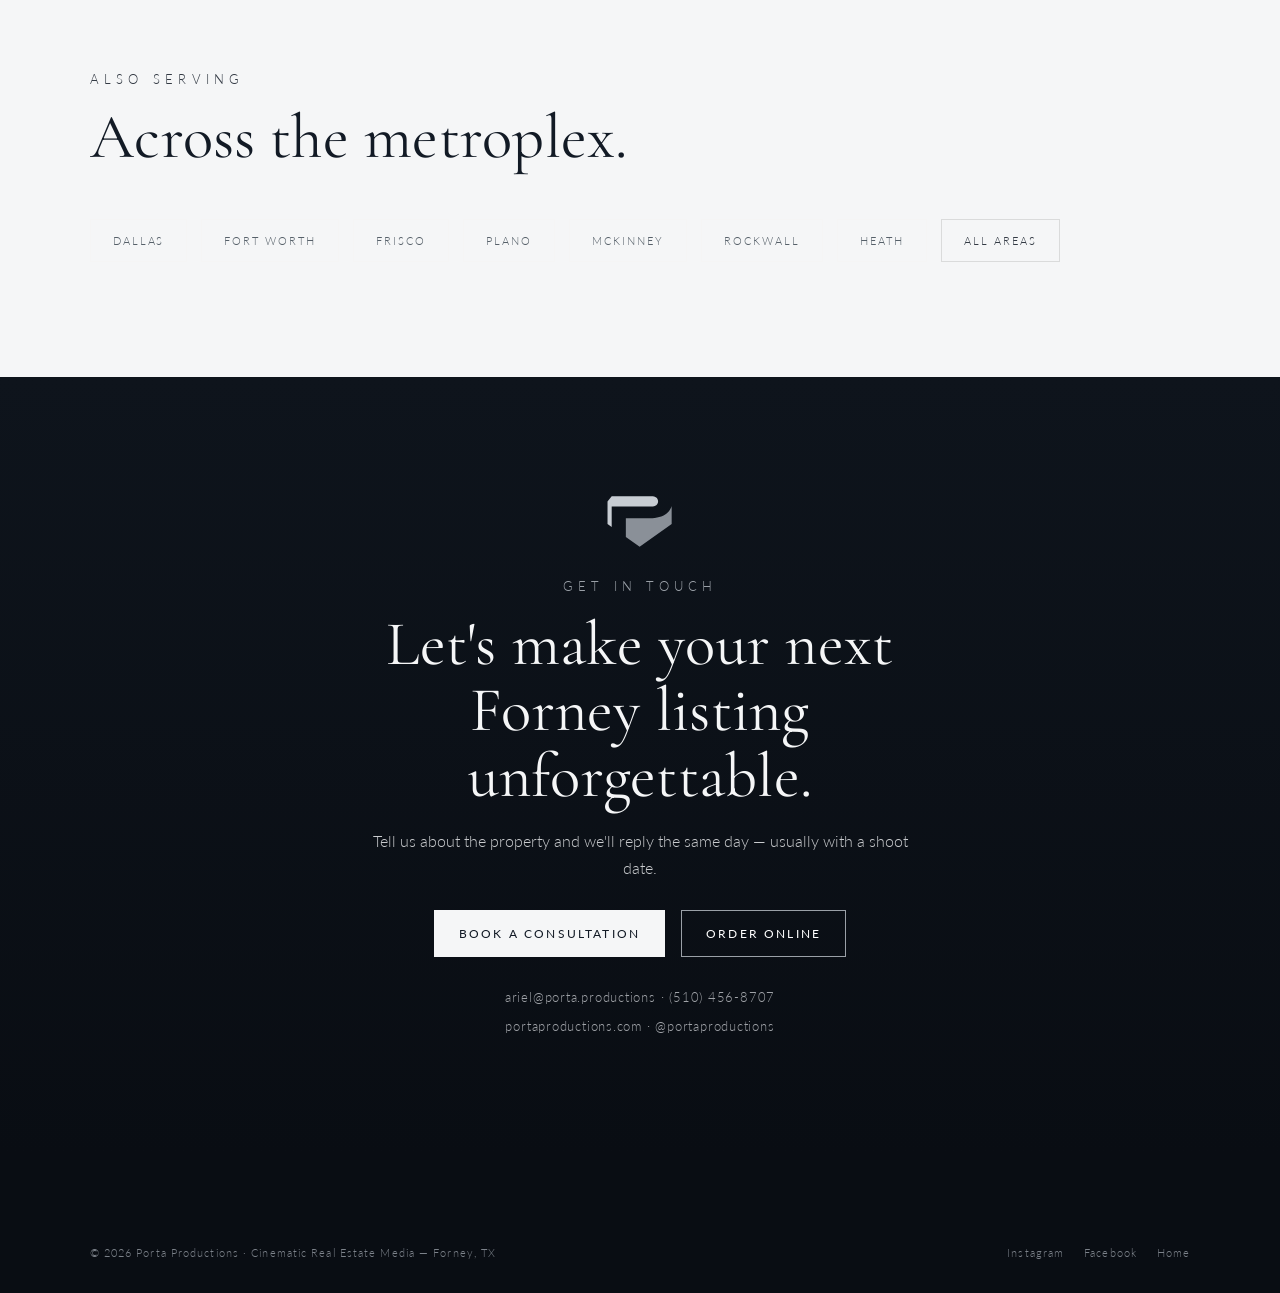
<file: forney/index.html>
<!DOCTYPE html>
<html lang="en">
<head>
<meta charset="utf-8">
<meta name="viewport" content="width=device-width, initial-scale=1.0, viewport-fit=cover">
<title>Real Estate Media in Forney | Porta Productions</title>
<meta name="description" content="Cinematic real estate &amp; brand media in Forney, TX — listing films, HDR &amp; aerial photography, reels and 3D tours. 24–72 hour delivery from Porta Productions.">
<meta name="theme-color" content="#121A25">
<!-- Google Analytics 4 — 'Porta Productions Website' stream (property: Porta Properties). -->
<script>
  window.GA_ID='G-FR7EHQE53F';
  window.dataLayer=window.dataLayer||[];function gtag(){dataLayer.push(arguments);}
  if(!/XXXXXXXX/.test(window.GA_ID)){
    var gs=document.createElement('script');gs.async=true;gs.src='https://www.googletagmanager.com/gtag/js?id='+window.GA_ID;document.head.appendChild(gs);
    gtag('js',new Date());gtag('config',window.GA_ID);
  }
  window.track=function(name,params){try{if(!/XXXXXXXX/.test(window.GA_ID))gtag('event',name,params||{});}catch(e){}};
</script>
<link rel="canonical" href="https://portaproductions.com/forney/">
<meta property="og:type" content="website">
<meta property="og:url" content="https://portaproductions.com/forney/">
<meta property="og:site_name" content="Porta Productions">
<meta property="og:title" content="Real Estate Media in Forney | Porta Productions">
<meta property="og:description" content="Cinematic real estate &amp; brand media in Forney, TX — listing films, HDR &amp; aerial photography, reels and 3D tours. 24–72 hour delivery from Porta Productions.">
<meta property="og:image" content="https://portaproductions.com/assets/og-image.jpg">
<meta name="twitter:card" content="summary_large_image">
<meta name="twitter:title" content="Real Estate Media in Forney | Porta Productions">
<meta name="twitter:description" content="Cinematic real estate &amp; brand media in Forney, TX — listing films, HDR &amp; aerial photography, reels and 3D tours. 24–72 hour delivery from Porta Productions.">
<meta name="twitter:image" content="https://portaproductions.com/assets/og-image.jpg">
<link rel="preconnect" href="https://fonts.googleapis.com"><link rel="preconnect" href="https://fonts.gstatic.com" crossorigin>
<link rel="preload" as="style" href="https://fonts.googleapis.com/css2?family=Cinzel:wght@400;500&family=Cormorant+Garamond:ital,wght@0,400;0,500;1,400&family=Lato:wght@300;400&display=swap">
<link rel="stylesheet" href="https://fonts.googleapis.com/css2?family=Cinzel:wght@400;500&family=Cormorant+Garamond:ital,wght@0,400;0,500;1,400&family=Lato:wght@300;400&display=swap" media="print" onload="this.media='all';this.onload=null">
<noscript><link rel="stylesheet" href="https://fonts.googleapis.com/css2?family=Cinzel:wght@400;500&family=Cormorant+Garamond:ital,wght@0,400;0,500;1,400&family=Lato:wght@300;400&display=swap"></noscript>
<style>
  :root{
    --navy:#121A25;--navy-2:#0E141C;--navy-3:#090D13;
    --steel:#414851;--silver:#7C828A;--platinum:#A0A3A8;
    --paper:#F5F6F7;--paper-2:#E7E9EC;--accent:#9AA0A7;--hi:#C8CDD3;
    --line:rgba(244,240,233,.13);--line-d:rgba(27,26,23,.12);
    --caps:"Cinzel",serif;--serif:"Cormorant Garamond",serif;--sans:"Lato",sans-serif;
    --pad:clamp(22px,7vw,120px);
  }
  *{margin:0;padding:0;box-sizing:border-box;}
  html{scroll-behavior:smooth;}
  body{background:var(--navy);color:var(--paper);font-family:var(--sans);font-weight:300;line-height:1.75;-webkit-font-smoothing:antialiased;overflow-x:hidden;}
  a{color:inherit;text-decoration:none;}
  img{max-width:100%;display:block;}
  section{padding:clamp(70px,9vw,130px) var(--pad);position:relative;}
  .paper{background:var(--paper);color:var(--navy);--steel:#333A44;--silver:#566069;--platinum:#566069;}
  .darker{background:linear-gradient(180deg,var(--navy-2),var(--navy-3));}

  h1,h2,h3,h4{font-family:var(--serif);font-weight:400;line-height:1.05;letter-spacing:.004em;}
  h1{font-size:clamp(46px,7vw,98px);}
  h2{font-size:clamp(34px,4.9vw,66px);}
  h3{font-size:clamp(21px,1.95vw,26px);font-weight:500;}
  .kicker{font-family:var(--sans);font-weight:300;letter-spacing:.42em;text-transform:uppercase;font-size:12.5px;color:var(--accent);}
  .paper .kicker{color:var(--steel);}
  p{font-size:clamp(15.5px,1.2vw,18px);color:#C9CBCE;max-width:60ch;}
  .paper p{color:var(--steel);}
  em{font-style:italic;color:var(--hi);}.paper em{color:var(--steel);}
  .rule{width:62px;height:1px;background:var(--accent);margin:22px 0;}
  .paper .rule{background:var(--steel);}
  .sec-head{max-width:760px;margin-bottom:48px;}
  .sec-head h2{margin-top:14px;}
  .sec-head p{margin-top:16px;}

  /* nav */
  header{position:fixed;top:0;left:0;right:0;z-index:80;display:flex;justify-content:space-between;align-items:center;
    padding:18px var(--pad);transition:background .4s,padding .4s,border-color .4s;border-bottom:1px solid transparent;}
  header.scrolled{background:rgba(14,20,28,.86);backdrop-filter:blur(12px);border-bottom:1px solid var(--line);padding:12px var(--pad);}
  .brand{display:flex;align-items:center;gap:11px;}
  .brand .wm{font-family:var(--caps);font-weight:500;letter-spacing:.3em;font-size:16px;color:#fff;display:inline-flex;flex-direction:column;line-height:1;}
  .brand .subwm{font-family:var(--sans);font-weight:300;letter-spacing:.34em;text-transform:uppercase;font-size:6.5px;color:var(--platinum);margin-top:3px;font-style:normal;}
  nav.links{display:flex;align-items:center;gap:26px;}
  nav.links a{font-family:var(--sans);font-weight:300;letter-spacing:.16em;text-transform:uppercase;font-size:12.5px;color:var(--platinum);transition:color .3s;}
  nav.links a:hover{color:#fff;}
  .btn{font-family:var(--sans);font-weight:400;letter-spacing:.18em;text-transform:uppercase;font-size:12px;padding:12px 24px;border:1px solid var(--accent);color:#fff;transition:.3s;cursor:pointer;display:inline-block;background:none;}
  .btn:hover{background:var(--accent);color:var(--navy);}
  .btn.solid{background:var(--paper);color:var(--navy);border-color:var(--paper);}
  .btn.solid:hover{background:var(--hi);border-color:var(--hi);}
  .navbtn{padding:10px 20px;}
  .burger{display:none;flex-direction:column;gap:5px;cursor:pointer;background:none;border:0;padding:6px;}
  .burger span{width:24px;height:1.5px;background:#fff;display:block;}
  @media(max-width:1080px){
    nav.links{position:fixed;inset:0;background:rgba(9,13,19,.97);flex-direction:column;justify-content:center;gap:26px;transform:translateX(100%);transition:transform .45s cubic-bezier(.6,0,.2,1);}
    nav.links.open{transform:none;}
    nav.links a{font-size:15px;}
    .burger{display:flex;z-index:81;}
  }

  /* hero */
  #hero{min-height:100vh;display:flex;flex-direction:column;justify-content:center;padding-top:120px;overflow:hidden;}
  #hero video,#hero .herobg{position:absolute;inset:0;width:100%;height:100%;object-fit:cover;z-index:-2;}
  #hero .herobg{background:radial-gradient(120% 100% at 60% 20%,#1C2737,var(--navy) 55%,var(--navy-3));z-index:-2;}
  #hero::after{content:"";position:absolute;inset:0;background:linear-gradient(180deg,rgba(9,13,19,.55),rgba(9,13,19,.78));z-index:-1;}
  #hero .badge{font-size:12.5px;letter-spacing:.34em;text-transform:uppercase;color:var(--platinum);margin-bottom:24px;}
  #hero h1{max-width:16ch;}
  #hero h1 em{color:var(--hi);}
  #hero .sub{margin:26px 0 30px;font-size:clamp(17px,1.5vw,21px);color:#D9DBDE;max-width:52ch;}
  #hero .cta{display:flex;gap:16px;flex-wrap:wrap;}
  #hero .trust{display:flex;gap:28px;flex-wrap:wrap;margin-top:46px;font-size:11.5px;letter-spacing:.22em;text-transform:uppercase;color:var(--silver);}
  #hero .trust span{display:flex;align-items:center;gap:8px;}
  #hero .trust span::before{content:"";width:5px;height:5px;background:var(--accent);border-radius:50%;}

  /* services */
  .svc-group{margin-bottom:40px;}
  .svc-group .gl{font-family:var(--sans);font-weight:300;letter-spacing:.3em;text-transform:uppercase;font-size:11px;color:var(--accent);margin-bottom:18px;}
  .svc-grid{display:grid;grid-template-columns:repeat(4,1fr);gap:1px;background:var(--line);border:1px solid var(--line);}
  .svc{background:var(--navy);padding:26px 22px;transition:background .35s;}
  .svc:hover{background:#16202C;}
  .svc h3{color:#fff;margin-bottom:8px;}
  .svc p{font-size:14.5px;color:#AEB1B5;}
  @media(max-width:980px){.svc-grid{grid-template-columns:1fr 1fr;}}
  @media(max-width:560px){.svc-grid{grid-template-columns:1fr;}}

  /* video facades */
  .films{display:grid;grid-template-columns:1fr 1fr;gap:24px;}
  @media(max-width:860px){.films{grid-template-columns:1fr;}}
  .reels{display:grid;grid-template-columns:repeat(5,1fr);gap:16px;margin-top:24px;}
  @media(max-width:980px){.reels{grid-template-columns:repeat(2,1fr);}}
  .ytlite{position:relative;cursor:pointer;background-size:cover;background-position:center;overflow:hidden;border:1px solid var(--line);transition:transform .5s,box-shadow .5s;background-color:#16202C;}
  .ytlite:hover{transform:translateY(-4px);box-shadow:0 30px 60px -30px rgba(0,0,0,.7);}
  .ytlite.r169{aspect-ratio:16/9;}.ytlite.r916{aspect-ratio:9/16;}
  .ytlite::after{content:"";position:absolute;inset:0;background:linear-gradient(180deg,rgba(10,14,20,.05),rgba(10,14,20,.6));transition:.4s;}
  .ytlite:hover::after{background:linear-gradient(180deg,rgba(10,14,20,0),rgba(10,14,20,.5));}
  .ytlite .play{position:absolute;top:50%;left:50%;transform:translate(-50%,-50%);width:60px;height:60px;border-radius:50%;border:1.5px solid rgba(255,255,255,.85);display:flex;align-items:center;justify-content:center;z-index:2;transition:.4s;}
  .ytlite:hover .play{background:rgba(255,255,255,.14);transform:translate(-50%,-50%) scale(1.08);}
  .ytlite .cap{position:absolute;left:0;right:0;bottom:0;padding:16px 18px;z-index:2;}
  .ytlite .cap .s{font-size:9px;letter-spacing:.26em;text-transform:uppercase;color:var(--hi);margin-bottom:4px;}
  .ytlite .cap .t{font-family:var(--serif);font-weight:500;font-size:21px;color:#fff;}
  .ytlite iframe{position:absolute;inset:0;width:100%;height:100%;border:0;z-index:5;}

  /* gallery */
  .filterbar{display:flex;gap:10px;flex-wrap:wrap;margin-bottom:30px;}
  .filterbar button{background:none;border:1px solid var(--line);color:var(--platinum);padding:10px 20px;font-family:var(--sans);font-weight:300;letter-spacing:.18em;text-transform:uppercase;font-size:11.5px;cursor:pointer;transition:.3s;}
  .filterbar button.active,.filterbar button:hover{border-color:var(--accent);color:#fff;background:rgba(154,160,167,.1);}
  .gal{display:grid;grid-template-columns:repeat(4,1fr);gap:14px;}
  @media(max-width:980px){.gal{grid-template-columns:repeat(2,1fr);}}
  @media(max-width:520px){.gal{grid-template-columns:1fr;}}
  .tile{position:relative;aspect-ratio:4/3;overflow:hidden;background:#16202C;border:1px solid var(--line);}
  .tile img{width:100%;height:100%;object-fit:cover;transition:transform .8s cubic-bezier(.2,.7,.2,1),opacity .6s;opacity:0;}
  .tile img.loaded{opacity:1;}
  .tile:hover img{transform:scale(1.07);}
  .tile::after{content:"";position:absolute;inset:0;background:linear-gradient(180deg,rgba(10,14,20,.02),rgba(10,14,20,.62));pointer-events:none;}
  .tile .meta{position:absolute;left:0;right:0;bottom:0;padding:14px 16px;z-index:2;}
  .tile .meta .c{font-size:8.5px;letter-spacing:.24em;text-transform:uppercase;color:var(--hi);margin-bottom:3px;}
  .tile .meta .n{font-family:var(--serif);font-weight:500;font-size:18px;color:#fff;line-height:1.2;}
  .tile.hide{display:none;}
  .tile.feat{grid-column:span 2;grid-row:span 2;aspect-ratio:auto;}
  @media(max-width:520px){.tile.feat{grid-column:span 1;grid-row:span 1;aspect-ratio:4/3;}}

  /* process */
  .steps{display:grid;grid-template-columns:repeat(4,1fr);gap:0;}
  @media(max-width:860px){.steps{grid-template-columns:1fr 1fr;}}
  .step{padding:26px 22px 30px;border-top:1px solid var(--line-d);}
  .step .no{font-family:var(--caps);font-size:13px;color:var(--accent);}
  .step h3{color:var(--navy);margin:8px 0;}
  .step p{font-size:14.5px;color:var(--steel);}
  .step .tag{font-size:9px;letter-spacing:.24em;text-transform:uppercase;color:var(--silver);margin-top:12px;}

  /* why */
  .why-grid{display:grid;grid-template-columns:repeat(3,1fr);gap:1px;background:var(--line);border:1px solid var(--line);}
  @media(max-width:860px){.why-grid{grid-template-columns:1fr;}}
  .why{background:var(--navy-2);padding:30px 26px;}
  .why h3{color:#fff;margin-bottom:8px;}
  .why p{font-size:14.5px;color:#AEB1B5;}

  /* about + stats */
  .about-wrap{display:grid;grid-template-columns:1.1fr .9fr;gap:60px;align-items:center;}
  @media(max-width:900px){.about-wrap{grid-template-columns:1fr;gap:36px;}}
  .stats{display:grid;grid-template-columns:1fr 1fr;gap:1px;background:var(--line-d);border:1px solid var(--line-d);}
  .stat{background:var(--paper);padding:28px 24px;}
  .stat .num{font-family:var(--serif);font-size:clamp(34px,4vw,52px);color:var(--navy);line-height:1;}
  .stat .lab{font-size:10px;letter-spacing:.24em;text-transform:uppercase;color:var(--silver);margin-top:8px;}

  /* reviews */
  .rev-grid{display:grid;grid-template-columns:repeat(3,1fr);gap:24px;}
  @media(max-width:860px){.rev-grid{grid-template-columns:1fr;}}
  .quote{border-left:2px solid var(--accent);padding-left:20px;}
  .quote p{font-family:var(--serif);font-size:19.5px;font-style:italic;color:#E4E0D8;line-height:1.5;}
  .quote .by{font-size:10px;letter-spacing:.2em;text-transform:uppercase;color:var(--silver);margin-top:12px;}

  /* marquee */
  .marquee{overflow:hidden;-webkit-mask-image:linear-gradient(90deg,transparent,#000 8%,#000 92%,transparent);mask-image:linear-gradient(90deg,transparent,#000 8%,#000 92%,transparent);}
  .track{display:flex;gap:56px;width:max-content;animation:scrollx 40s linear infinite;}
  .track span{font-family:var(--caps);letter-spacing:.13em;font-size:16px;color:var(--platinum);white-space:nowrap;}
  @keyframes scrollx{from{transform:translateX(0);}to{transform:translateX(-50%);}}

  /* faq */
  .faq{max-width:840px;}
  .qa{border-bottom:1px solid var(--line-d);}
  .qa button{width:100%;text-align:left;background:none;border:0;cursor:pointer;padding:20px 0;display:flex;justify-content:space-between;align-items:center;gap:20px;font-family:var(--serif);font-size:19px;color:var(--navy);}
  .qa .ans{max-height:0;overflow:hidden;transition:max-height .4s ease;}
  .qa .ans p{padding-bottom:20px;font-size:14px;}
  .qa .pm{font-family:var(--sans);font-weight:300;color:var(--accent);font-size:22px;transition:transform .3s;}
  .qa.open .pm{transform:rotate(45deg);}

  /* areas */
  .areas{display:flex;flex-wrap:wrap;gap:14px;margin-top:8px;}
  .areas a{border:1px solid var(--line);padding:11px 22px;font-size:11px;letter-spacing:.18em;text-transform:uppercase;color:var(--platinum);transition:.3s;}
  .areas a:hover{border-color:var(--accent);color:#fff;}

  /* contact */
  .contact-wrap{display:grid;grid-template-columns:1fr 1.1fr;gap:60px;align-items:start;}
  @media(max-width:900px){.contact-wrap{grid-template-columns:1fr;gap:40px;}}
  .contact-info .line{display:flex;flex-direction:column;gap:3px;margin-bottom:22px;}
  .contact-info .l{font-size:10px;letter-spacing:.26em;text-transform:uppercase;color:var(--accent);}
  .contact-info .v{font-family:var(--serif);font-size:21px;color:#fff;}
  form{display:grid;grid-template-columns:1fr 1fr;gap:16px;}
  form .full{grid-column:1/-1;}
  form input,form select,form textarea{width:100%;background:rgba(255,255,255,.03);border:1px solid var(--line);color:#fff;padding:13px 14px;font-family:var(--sans);font-weight:300;font-size:14px;}
  form input::placeholder,form textarea::placeholder{color:var(--silver);}
  form select{color:var(--platinum);}
  form textarea{min-height:110px;resize:vertical;}
  form .full .btn{width:auto;}

  /* footer */
  footer{background:var(--navy-3);padding:64px var(--pad) 30px;}
  .foot-grid{display:grid;grid-template-columns:1.4fr 1fr 1fr 1fr;gap:40px;border-bottom:1px solid var(--line);padding-bottom:40px;}
  @media(max-width:860px){.foot-grid{grid-template-columns:1fr 1fr;gap:30px;}}
  .foot-grid h5{font-family:var(--sans);font-weight:300;letter-spacing:.24em;text-transform:uppercase;font-size:10px;color:var(--accent);margin-bottom:16px;}
  .foot-grid a{display:block;font-size:13px;color:var(--platinum);margin-bottom:9px;transition:.3s;}
  .foot-grid a:hover{color:#fff;}
  .foot-grid .blurb{font-size:13px;color:var(--silver);max-width:34ch;margin-top:14px;}
  .foot-bottom{display:flex;justify-content:space-between;align-items:center;padding-top:24px;font-size:11px;letter-spacing:.1em;color:var(--silver);flex-wrap:wrap;gap:12px;}

  /* logo wall */
  .logowall{display:grid;grid-template-columns:repeat(6,1fr);gap:1px;background:var(--line-d);border:1px solid var(--line-d);max-width:1120px;margin:0 auto;}
  @media(max-width:900px){.logowall{grid-template-columns:repeat(3,1fr);}}
  @media(max-width:520px){.logowall{grid-template-columns:repeat(2,1fr);}}
  .lw{background:var(--paper);aspect-ratio:5/3;display:flex;align-items:center;justify-content:center;padding:16px;position:relative;}
  .lw span{position:absolute;inset:0;display:flex;align-items:center;justify-content:center;text-align:center;font-family:var(--caps);font-weight:500;font-size:13px;letter-spacing:.05em;color:#3F4853;padding:0 12px;line-height:1.25;transition:.3s;}
  .lw:hover span{color:var(--navy);}
  .lw img{max-height:40px;max-width:78%;object-fit:contain;filter:grayscale(1) brightness(.35);opacity:.82;transition:.35s;}
  .lw:hover img{filter:grayscale(1) brightness(.12);opacity:1;}
  /* instagram */
  .ig{display:grid;grid-template-columns:repeat(6,1fr);gap:10px;}
  @media(max-width:900px){.ig{grid-template-columns:repeat(3,1fr);}}
  .igt{aspect-ratio:1;overflow:hidden;position:relative;border:1px solid var(--line);display:block;background:#16202C;}
  .igt img{width:100%;height:100%;object-fit:cover;transition:transform .6s,opacity .4s;opacity:.9;}
  .igt:hover img{transform:scale(1.07);opacity:1;}
  .igt .ico{position:absolute;top:10px;right:10px;width:18px;height:18px;border:1.5px solid rgba(255,255,255,.7);border-radius:5px;z-index:2;}
  .reveal{opacity:0;transform:translateY(28px);transition:opacity .5s cubic-bezier(.2,.7,.2,1),transform .5s cubic-bezier(.2,.7,.2,1);}
  .reveal.in{opacity:1;transform:none;}
  .d1{transition-delay:.07s;}.d2{transition-delay:.15s;}.d3{transition-delay:.23s;}.d4{transition-delay:.31s;}.d5{transition-delay:.39s;}.d6{transition-delay:.47s;}
  .toplink{position:fixed;bottom:22px;right:22px;z-index:70;width:44px;height:44px;border:1px solid var(--accent);border-radius:50%;display:flex;align-items:center;justify-content:center;background:rgba(14,20,28,.8);backdrop-filter:blur(6px);opacity:0;pointer-events:none;transition:.4s;color:#fff;}
  .toplink.show{opacity:1;pointer-events:auto;}
</style>
<script type="application/ld+json">
{
 "@context": "https://schema.org",
 "@type": "Service",
 "serviceType": "Real estate photography and videography",
 "name": "Real Estate Video & Photography in Forney, TX",
 "url": "https://portaproductions.com/forney/",
 "areaServed": {
  "@type": "City",
  "name": "Forney",
  "address": {
   "@type": "PostalAddress",
   "addressRegion": "TX",
   "addressCountry": "US"
  }
 },
 "provider": {
  "@type": [
   "LocalBusiness",
   "ProfessionalService"
  ],
      "@id": "https://portaproductions.com/#business",
  "name": "Porta Productions",
  "url": "https://portaproductions.com/",
  "telephone": "+1-510-456-8707",
  "email": "ariel@porta.productions",
  "image": "https://portaproductions.com/assets/og-image.jpg"
 }
}
</script>
<script type="application/ld+json">
{
 "@context": "https://schema.org",
 "@type": "BreadcrumbList",
 "itemListElement": [
  {
   "@type": "ListItem",
   "position": 1,
   "name": "Home",
   "item": "https://portaproductions.com/"
  },
  {
   "@type": "ListItem",
   "position": 2,
   "name": "Forney",
   "item": "https://portaproductions.com/forney/"
  }
 ]
}
</script>
<link rel="stylesheet" href="/assets/motion.css?v=5">
</head>
<body id="top">
<header id="header">
  <a class="brand" href="../index.html"><svg width="24" height="19" viewBox="219 116 62 50" fill="none"><path fill="#C8CDD3" d="M222.0 143.5 L225.6 146.1 L225.6 128.6 L259.6 128.6 C261.5 128.6 263.0 128.2 264.0 127.4 C265.0 126.5 265.6 125.4 265.6 124.1 C265.6 122.7 265.0 121.6 264.0 120.8 C263.0 120.0 261.5 119.6 259.6 119.6 L225.6 119.6 L222.0 124.1 Z"/><path fill="#8A9098" d="M272.7 134.7 C271.1 135.9 269.0 136.9 266.6 137.6 C264.2 138.3 261.5 138.7 258.4 138.7 L237.8 138.7 L237.8 154.7 L249.7 163.2 L277.3 143.5 L277.3 128.1 C277.1 128.8 276.9 129.5 276.5 130.1 C275.7 131.9 274.4 133.4 272.7 134.7 Z"/></svg><span class="wm">PORTA<i class="subwm">Productions</i></span></a>
  <nav class="links" id="navlinks">
    <a href="#gallery">Work</a><a href="#work">Films</a><a href="../index.html#services">Services</a>
    <a href="../index.html#process">Process</a><a href="../index.html#about">About</a><a href="../index.html">Home</a>
    <a class="btn navbtn" href="#contact">Book a Shoot</a>
  </nav>
  <button class="burger" id="burger" aria-label="Menu"><span></span><span></span><span></span></button>
</header>

<section id="hero" style="min-height:88vh;">
  <div class="herobg"></div>
  <div class="reveal in">
    <div class="badge">Forney · Kaufman County</div>
    <h1>Cinematic real estate media in <em>Forney</em>.</h1>
    <p class="sub">Forney is building faster than almost anywhere east of Dallas. We produce listing films, HDR photography, and aerials that give a new home a look of its own — shot on the builder's timeline rather than against it.</p>
    <div class="cta"><a class="btn solid" href="#contact">Book a Shoot</a><a class="btn" href="#gallery">View Our Work</a></div>
    <div class="trust"><span>FAA-Licensed Drone</span><span>4K Cinema Quality</span><span>24–72h Delivery</span><span>Fully Insured</span></div>
  </div>
</section>

<section class="darker">
  <div class="sec-head reveal"><div class="kicker">The Forney Market</div><h2>Built new, and moving quickly.</h2></div>
  <p class="reveal d1" style="margin-bottom:14px;">Forney sits twenty miles east of Dallas on the US-80 corridor, in Kaufman County, and it has become one of the fastest-growing cities in the metroplex. The inventory reflects that. Devonshire, Gateway Parks, and Windmill Farms are master-planned communities where a floor plan can repeat down the street, and Forney ISD keeps drawing young families further east each season. Most of what trades here is recent construction rather than legacy estate land.</p>
  <p class="reveal d2" style="margin-bottom:14px;">When elevations repeat, the media is what separates one listing from the next. We shoot true-to-life stills that hold their own beside a builder's own marketing, films that carry a buyer through the layout, and aerials that place the lot against the greenbelt, the amenity center, and the road back to town. Agents and builders here work in volume, so we do the same — model homes, spec inventory, and resale listings booked together and returned in 24 to 72 hours. Six Forney productions to date.</p>
</section>

<section>
  <div class="sec-head reveal"><div class="kicker">What We Offer</div><h2>A full studio for Forney listings.</h2><p>Cinematic listing films, editorial &amp; twilight photography, vertical reels, FAA-licensed aerials, 3D tours, floor plans, and virtual staging — the full set, scheduled around builders and agents releasing a phase at a time.</p></div>
  <div class="svc-grid">
    <div class="svc"><h3>Cinematic Listing Films</h3><p>Story-driven property tours, color-graded to give a new Forney build its own character.</p></div>
    <div class="svc"><h3>HDR &amp; Twilight Photography</h3><p>Editorial, magazine-quality stills that make listings shine.</p></div>
    <div class="svc"><h3>Aerial &amp; Drone</h3><p>FAA-licensed aerials that frame the property, lot, and neighborhood.</p></div>
    <div class="svc"><h3>Reels &amp; 3D Tours</h3><p>Scroll-stopping social reels and interactive Zillow 3D Home tours, hosted right on the listing.</p></div>
  </div>
</section>

<section id="gallery" class="darker">
  <div class="sec-head reveal"><div class="kicker">Selected Work</div><h2>Frames that sell.</h2><p>Recent productions — twilight, interiors, aerial, and exteriors across DFW.</p></div>
  <div class="filterbar reveal d1">
    <button class="active" data-filter="all">All</button><button data-filter="twilight">Twilight</button><button data-filter="exteriors">Exteriors</button><button data-filter="aerial">Aerial</button><button data-filter="interiors">Interiors</button>
  </div>
  <div class="gal reveal d1">
    <a class="tile" data-cat="twilight" href="#contact"><picture><source type="image/webp" srcset="/assets/work-1-800.webp 800w, /assets/work-1.webp 1400w" sizes="(max-width:520px) 100vw, (max-width:980px) 50vw, 25vw"><img loading="lazy" onload="this.classList.add('loaded')" src="/assets/work-1.jpg" alt="1194 Courtland Dr · Frisco" width="1400" height="1228"></picture><div class="meta"><div class="c">Luxury Listing · Twilight</div><div class="n">1194 Courtland Dr · Frisco</div></div></a>
    <a class="tile" data-cat="aerial" href="#contact"><picture><source type="image/webp" srcset="/assets/work-2-800.webp 800w, /assets/work-2.webp 1400w" sizes="(max-width:520px) 100vw, (max-width:980px) 50vw, 25vw"><img loading="lazy" onload="this.classList.add('loaded')" src="/assets/work-2.jpg" alt="Dallas Skyline" width="1300" height="731"></picture><div class="meta"><div class="c">Aerial &amp; Drone</div><div class="n">Dallas Skyline</div></div></a>
    <a class="tile" data-cat="twilight" href="#contact"><picture><source type="image/webp" srcset="/assets/work-3-800.webp 800w, /assets/work-3.webp 1400w" sizes="(max-width:520px) 100vw, (max-width:980px) 50vw, 25vw"><img loading="lazy" onload="this.classList.add('loaded')" src="/assets/work-3.jpg" alt="7440 Sienna Ridge · Fort Worth" width="1100" height="733"></picture><div class="meta"><div class="c">Twilight</div><div class="n">7440 Sienna Ridge · Fort Worth</div></div></a>
    <a class="tile" data-cat="interiors" href="#contact"><picture><source type="image/webp" srcset="/assets/work-4-800.webp 800w, /assets/work-4.webp 1400w" sizes="(max-width:520px) 100vw, (max-width:980px) 50vw, 25vw"><img loading="lazy" onload="this.classList.add('loaded')" src="/assets/work-4.jpg" alt="Rocky Branch · Dallas" width="1100" height="738"></picture><div class="meta"><div class="c">Interiors &amp; Staging</div><div class="n">Rocky Branch · Dallas</div></div></a>
    <a class="tile" data-cat="twilight" href="#contact"><picture><source type="image/webp" srcset="/assets/work-5-800.webp 800w, /assets/work-5.webp 1400w" sizes="(max-width:520px) 100vw, (max-width:980px) 50vw, 25vw"><img loading="lazy" onload="this.classList.add('loaded')" src="/assets/work-5.jpg" alt="906 Greenbriar · Duncanville" width="1100" height="738"></picture><div class="meta"><div class="c">Pool &amp; Twilight</div><div class="n">906 Greenbriar · Duncanville</div></div></a>
    <a class="tile" data-cat="interiors" href="#contact"><picture><source type="image/webp" srcset="/assets/work-6-800.webp 800w, /assets/work-6.webp 1400w" sizes="(max-width:520px) 100vw, (max-width:980px) 50vw, 25vw"><img loading="lazy" onload="this.classList.add('loaded')" src="/assets/work-6.jpg" alt="1194 Courtland Dr · Frisco" width="1300" height="867"></picture><div class="meta"><div class="c">Media Room</div><div class="n">1194 Courtland Dr · Frisco</div></div></a>
    <a class="tile" data-cat="exteriors" href="#contact"><picture><source type="image/webp" srcset="/assets/work-7-800.webp 800w, /assets/work-7.webp 1400w" sizes="(max-width:520px) 100vw, (max-width:980px) 50vw, 25vw"><img loading="lazy" onload="this.classList.add('loaded')" src="/assets/work-7.jpg" alt="1194 Courtland Dr · Frisco" width="1300" height="1140"></picture><div class="meta"><div class="c">Pool &amp; Exterior</div><div class="n">1194 Courtland Dr · Frisco</div></div></a>
    <a class="tile" data-cat="interiors" href="#contact"><picture><source type="image/webp" srcset="/assets/work-8-800.webp 800w, /assets/work-8.webp 1400w" sizes="(max-width:520px) 100vw, (max-width:980px) 50vw, 25vw"><img loading="lazy" onload="this.classList.add('loaded')" src="/assets/work-8.jpg" alt="Frisco Residence" width="1100" height="733"></picture><div class="meta"><div class="c">Interiors</div><div class="n">Frisco Residence</div></div></a>
    <a class="tile" data-cat="twilight" href="#contact"><picture><source type="image/webp" srcset="/assets/work-9-800.webp 800w, /assets/work-9.webp 1400w" sizes="(max-width:520px) 100vw, (max-width:980px) 50vw, 25vw"><img loading="lazy" onload="this.classList.add('loaded')" src="/assets/work-9.jpg" alt="Sienna Ridge · Fort Worth" width="1300" height="872"></picture><div class="meta"><div class="c">Twilight</div><div class="n">Sienna Ridge · Fort Worth</div></div></a>
    <a class="tile" data-cat="twilight" href="#contact"><picture><source type="image/webp" srcset="/assets/work-10-800.webp 800w, /assets/work-10.webp 1400w" sizes="(max-width:520px) 100vw, (max-width:980px) 50vw, 25vw"><img loading="lazy" onload="this.classList.add('loaded')" src="/assets/work-10.jpg" alt="1105 Elmgrove · Keller" width="1300" height="872"></picture><div class="meta"><div class="c">Twilight</div><div class="n">1105 Elmgrove · Keller</div></div></a>
    <a class="tile" data-cat="interiors" href="#contact"><picture><source type="image/webp" srcset="/assets/work-11-800.webp 800w, /assets/work-11.webp 1400w" sizes="(max-width:520px) 100vw, (max-width:980px) 50vw, 25vw"><img loading="lazy" onload="this.classList.add('loaded')" src="/assets/work-11.jpg" alt="Fort Worth Residence" width="1100" height="733"></picture><div class="meta"><div class="c">Interiors</div><div class="n">Fort Worth Residence</div></div></a>
    <a class="tile" data-cat="twilight" href="#contact"><picture><source type="image/webp" srcset="/assets/work-12-800.webp 800w, /assets/work-12.webp 1400w" sizes="(max-width:520px) 100vw, (max-width:980px) 50vw, 25vw"><img loading="lazy" onload="this.classList.add('loaded')" src="/assets/work-12.jpg" alt="Yacht Club · Dallas" width="1100" height="738"></picture><div class="meta"><div class="c">Waterfront Twilight</div><div class="n">Yacht Club · Dallas</div></div></a>
    <a class="tile" data-cat="interiors" href="#contact"><picture><source type="image/webp" srcset="/assets/work-13-800.webp 800w, /assets/work-13.webp 1400w" sizes="(max-width:520px) 100vw, (max-width:980px) 50vw, 25vw"><img loading="lazy" onload="this.classList.add('loaded')" src="/assets/work-13.jpg" alt="Rocky Branch · Dallas" width="1300" height="872"></picture><div class="meta"><div class="c">Dining &amp; Staging</div><div class="n">Rocky Branch · Dallas</div></div></a>
    <a class="tile" data-cat="interiors" href="#contact"><picture><source type="image/webp" srcset="/assets/work-14-800.webp 800w, /assets/work-14.webp 1400w" sizes="(max-width:520px) 100vw, (max-width:980px) 50vw, 25vw"><img loading="lazy" onload="this.classList.add('loaded')" src="/assets/work-14.jpg" alt="1194 Courtland Dr · Frisco" width="1100" height="733"></picture><div class="meta"><div class="c">Spa Bath</div><div class="n">1194 Courtland Dr · Frisco</div></div></a>
  </div>
</section>

<section id="work">
  <div class="sec-head reveal"><div class="kicker">Films &amp; Reels</div><h2>See it in motion.</h2><p>Cinematic films and scroll-stopping reels. Tap any frame to play.</p></div>
  <div class="films"><div class="ytlite r169 reveal" data-id="dPvpCMJWE8A" style="background-image:url('https://i.ytimg.com/vi/dPvpCMJWE8A/maxresdefault.jpg');"><div class="play"><svg width="20" height="20" viewBox="0 0 24 24" fill="#fff"><path d="M8 5v14l11-7z"/></svg></div><div class="cap"><div class="s">Featured Film · Luxury Estate</div><div class="t">New Leaf Custom Home</div></div></div><div class="ytlite r169 reveal d2" data-id="-PvukHfp5Hk" style="background-image:url('https://i.ytimg.com/vi/-PvukHfp5Hk/maxresdefault.jpg');"><div class="play"><svg width="20" height="20" viewBox="0 0 24 24" fill="#fff"><path d="M8 5v14l11-7z"/></svg></div><div class="cap"><div class="s">Agent Brand Film</div><div class="t">Connie Segovia · Real Estate</div></div></div></div>
  <div class="reels"><div class="ytlite r916 reveal" data-id="KijvNpvXkVo" style="background-image:url('https://i.ytimg.com/vi/KijvNpvXkVo/maxresdefault.jpg');"><div class="play"><svg width="17" height="17" viewBox="0 0 24 24" fill="#fff"><path d="M8 5v14l11-7z"/></svg></div><div class="cap"><div class="s">Penthouse</div><div class="t" style="font-size:14px;">Angel Wright</div></div></div><div class="ytlite r916 reveal" data-id="yJ6qJhpGeGM" style="background-image:url('https://i.ytimg.com/vi/yJ6qJhpGeGM/maxresdefault.jpg');"><div class="play"><svg width="17" height="17" viewBox="0 0 24 24" fill="#fff"><path d="M8 5v14l11-7z"/></svg></div><div class="cap"><div class="s">Listing Reel</div><div class="t" style="font-size:14px;">Connie Segovia</div></div></div><div class="ytlite r916 reveal" data-id="YLHh6l5yHaU" style="background-image:url('https://i.ytimg.com/vi/YLHh6l5yHaU/maxresdefault.jpg');"><div class="play"><svg width="17" height="17" viewBox="0 0 24 24" fill="#fff"><path d="M8 5v14l11-7z"/></svg></div><div class="cap"><div class="s">Listing Reel</div><div class="t" style="font-size:14px;">Rockdale Residence</div></div></div></div>
</section>

<section class="paper">
  <div class="sec-head reveal"><div class="kicker">Neighborhoods</div><h2>Serving Forney's growing communities.</h2><p>Devonshire · Gateway Parks · Windmill Farms — and the newer streets filling in across Forney ISD.</p></div>
  <div class="reveal d1" style="display:flex;gap:18px;flex-wrap:wrap;align-items:center;">
    <a class="btn" style="border-color:var(--steel);color:var(--navy);" href="#contact">Start a Forney Project</a>
    <span style="font-size:13px;color:var(--silver);">Same-day reply · 24–72h delivery</span>
  </div>
</section>

<section class="darker" style="text-align:center;">
  <div class="kicker reveal">Trusted Across DFW</div>
  <h2 class="reveal d1" style="margin:14px auto 36px;max-width:18ch;">Brokerages we've worked with.</h2>
  <div class="marquee reveal d2"><div class="track">
    <span>COMPASS</span><span>BRIGGS FREEMAN SOTHEBY'S</span><span>ALLIE BETH ALLMAN</span><span>DOUGLAS ELLIMAN</span><span>ENGEL &amp; VÖLKERS</span><span>THE AGENCY</span><span>EBBY HALLIDAY</span><span>COLDWELL BANKER</span><span>RE/MAX</span><span>eXp REALTY</span><span>ROGERS HEALY</span><span>CENTURY 21</span>
    <span>COMPASS</span><span>BRIGGS FREEMAN SOTHEBY'S</span><span>ALLIE BETH ALLMAN</span><span>DOUGLAS ELLIMAN</span><span>ENGEL &amp; VÖLKERS</span><span>THE AGENCY</span><span>EBBY HALLIDAY</span><span>COLDWELL BANKER</span><span>RE/MAX</span><span>eXp REALTY</span><span>ROGERS HEALY</span><span>CENTURY 21</span>
  </div></div>
</section>

<section>
  <div class="sec-head reveal"><div class="kicker">What Clients Say</div><h2>Trusted by people who sell.</h2></div>
  <div class="rev-grid">
    <div class="quote reveal"><p>“Ariel is fantastic! Wonderful communication, quick turnaround, and beautiful images my sellers love.”</p><div class="by">Hannah Petty · Realtor, DFW</div></div>
    <div class="quote reveal d1"><p>“Working with Ariel is a real treat! He really listened to my vision. His work speaks for itself.”</p><div class="by">Chantile Evans · Dallas</div></div>
    <div class="quote reveal d2"><p>“Best in the business — so glad to have him as my videographer.”</p><div class="by">Fernando Aguilera · Realtor, DFW</div></div>
  </div>
</section>

<section id="areas" class="paper">
  <div class="sec-head reveal"><div class="kicker">Also Serving</div><h2>Across the metroplex.</h2></div>
  <div class="areas reveal d1"><a href="../dallas/">Dallas</a><a href="../fort-worth/">Fort Worth</a><a href="../frisco/">Frisco</a><a href="../plano/">Plano</a><a href="../mckinney/">McKinney</a><a href="../rockwall/">Rockwall</a><a href="../heath/">Heath</a><a href="../index.html#areas" style="color:var(--steel);border-color:var(--line-d);">All Areas</a></div>
</section>

<section id="contact" class="darker" style="text-align:center;">
  <svg width="74" height="58" class="reveal" viewBox="219 116 62 50" fill="none"><path fill="#C8CDD3" d="M222.0 143.5 L225.6 146.1 L225.6 128.6 L259.6 128.6 C261.5 128.6 263.0 128.2 264.0 127.4 C265.0 126.5 265.6 125.4 265.6 124.1 C265.6 122.7 265.0 121.6 264.0 120.8 C263.0 120.0 261.5 119.6 259.6 119.6 L225.6 119.6 L222.0 124.1 Z"/><path fill="#8A9098" d="M272.7 134.7 C271.1 135.9 269.0 136.9 266.6 137.6 C264.2 138.3 261.5 138.7 258.4 138.7 L237.8 138.7 L237.8 154.7 L249.7 163.2 L277.3 143.5 L277.3 128.1 C277.1 128.8 276.9 129.5 276.5 130.1 C275.7 131.9 274.4 133.4 272.7 134.7 Z"/></svg>
  <div class="kicker reveal" style="text-align:center;margin-top:18px;">Get in Touch</div>
  <h2 class="reveal d1" style="margin:14px auto 18px;max-width:18ch;">Let's make your next Forney listing unforgettable.</h2>
  <p class="reveal d2" style="margin:0 auto 28px;">Tell us about the property and we'll reply the same day — usually with a shoot date.</p>
  <div class="reveal d3" style="display:flex;gap:16px;justify-content:center;flex-wrap:wrap;">
    <a class="btn solid" href="mailto:ariel@porta.productions?subject=Forney%20Project%20Inquiry">Book a Consultation</a>
    <a class="btn" href="https://porta-productions-1.aryeo.com/order-forms/019e715f-4278-7005-ab7a-bc0196f6fa6b" target="_blank" rel="noopener">Order Online</a>
  </div>
  <div class="reveal d4" style="margin-top:26px;font-size:13px;letter-spacing:.06em;color:var(--platinum);line-height:2.2;">
    <a href="mailto:ariel@porta.productions">ariel@porta.productions</a> · <a href="tel:+15104568707">(510) 456-8707</a><br>portaproductions.com · @portaproductions
  </div>
</section>

<footer>
  <div class="foot-bottom" style="border:0;">
    <span>© 2026 Porta Productions · Cinematic Real Estate Media — Forney, TX</span>
    <span style="display:flex;gap:20px;"><a href="https://www.instagram.com/portaproductions/" target="_blank" rel="noopener">Instagram</a><a href="https://www.facebook.com/portaproductions" target="_blank" rel="noopener">Facebook</a><a href="../index.html">Home</a></span>
  </div>
</footer>
<a class="toplink" id="toplink" href="#top">↑</a>
<script>
var burger=document.getElementById('burger'),navlinks=document.getElementById('navlinks');
burger.addEventListener('click',function(){navlinks.classList.toggle('open');});
navlinks.querySelectorAll('a').forEach(function(a){a.addEventListener('click',function(){navlinks.classList.remove('open');});});
var header=document.getElementById('header'),toplink=document.getElementById('toplink');
window.addEventListener('scroll',function(){var y=window.scrollY;header.classList.toggle('scrolled',y>40);if(toplink)toplink.classList.toggle('show',y>700);});
document.querySelectorAll('.ytlite').forEach(function(el){el.addEventListener('click',function(){if(el.dataset.loaded)return;el.dataset.loaded='1';var f=document.createElement('iframe');f.src='https://www.youtube-nocookie.com/embed/'+el.getAttribute('data-id')+'?autoplay=1&rel=0&modestbranding=1&playsinline=1';f.allow='accelerometer; autoplay; encrypted-media; gyroscope; picture-in-picture';f.allowFullscreen=true;el.querySelector('.play').style.display='none';var c=el.querySelector('.cap');if(c)c.style.display='none';el.appendChild(f);});});
var io=new IntersectionObserver(function(es){es.forEach(function(e){if(e.isIntersecting)e.target.classList.add('in');});},{threshold:.14});
document.querySelectorAll('.reveal').forEach(function(el){io.observe(el);});
document.querySelectorAll('.filterbar button').forEach(function(b){b.addEventListener('click',function(){document.querySelectorAll('.filterbar button').forEach(function(x){x.classList.remove('active');});b.classList.add('active');var f=b.getAttribute('data-filter');document.querySelectorAll('.gal .tile').forEach(function(t){t.classList.toggle('hide', f!=='all'&&t.getAttribute('data-cat')!==f);});});});
</script>
<script>
  document.querySelectorAll('a[href^="tel:"]').forEach(function(a){a.addEventListener('click',function(){window.track&&track('contact_phone');});});
  document.querySelectorAll('a[href^="mailto:"]').forEach(function(a){a.addEventListener('click',function(){window.track&&track('contact_email');});});
  document.querySelectorAll('a[href*="aryeo.com"]').forEach(function(a){a.addEventListener('click',function(){window.track&&track('order_online_click');});});
</script>
<script defer src="/assets/motion.js?v=4"></script>
</body></html>
</file>
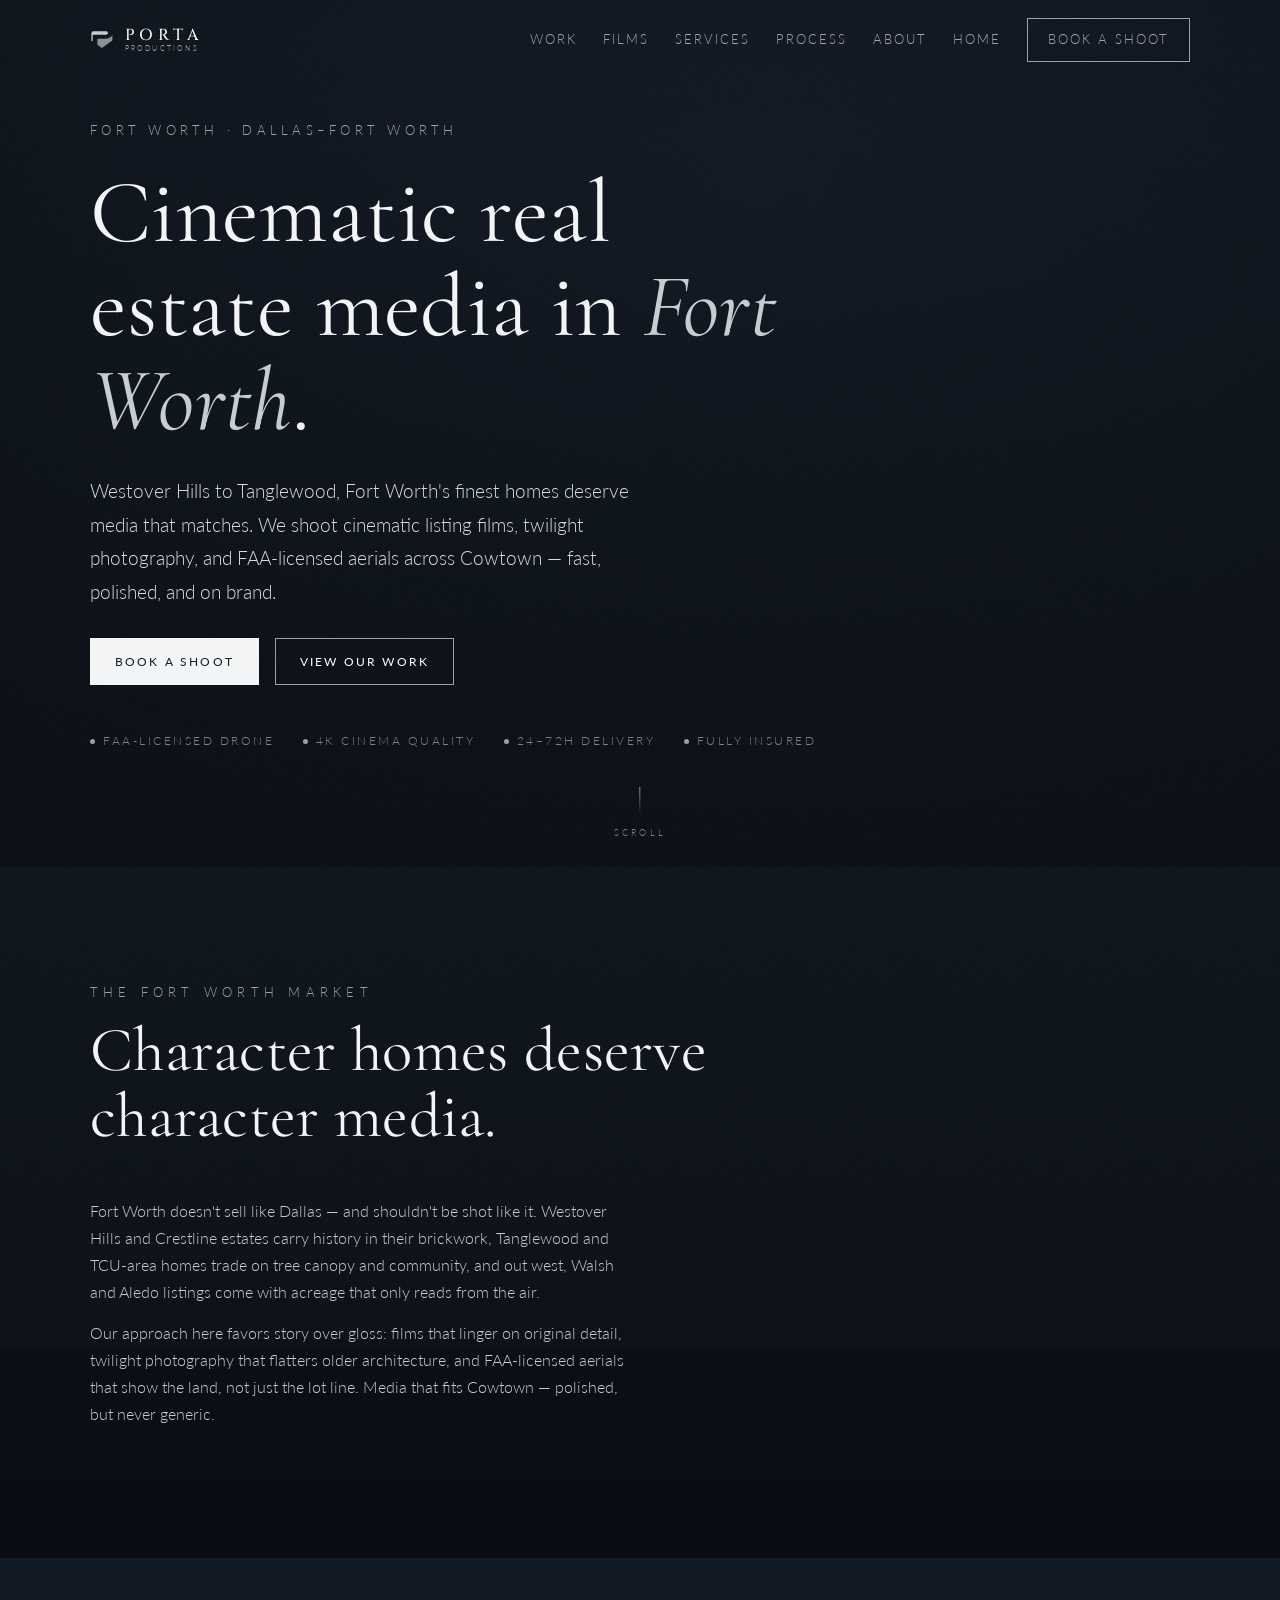
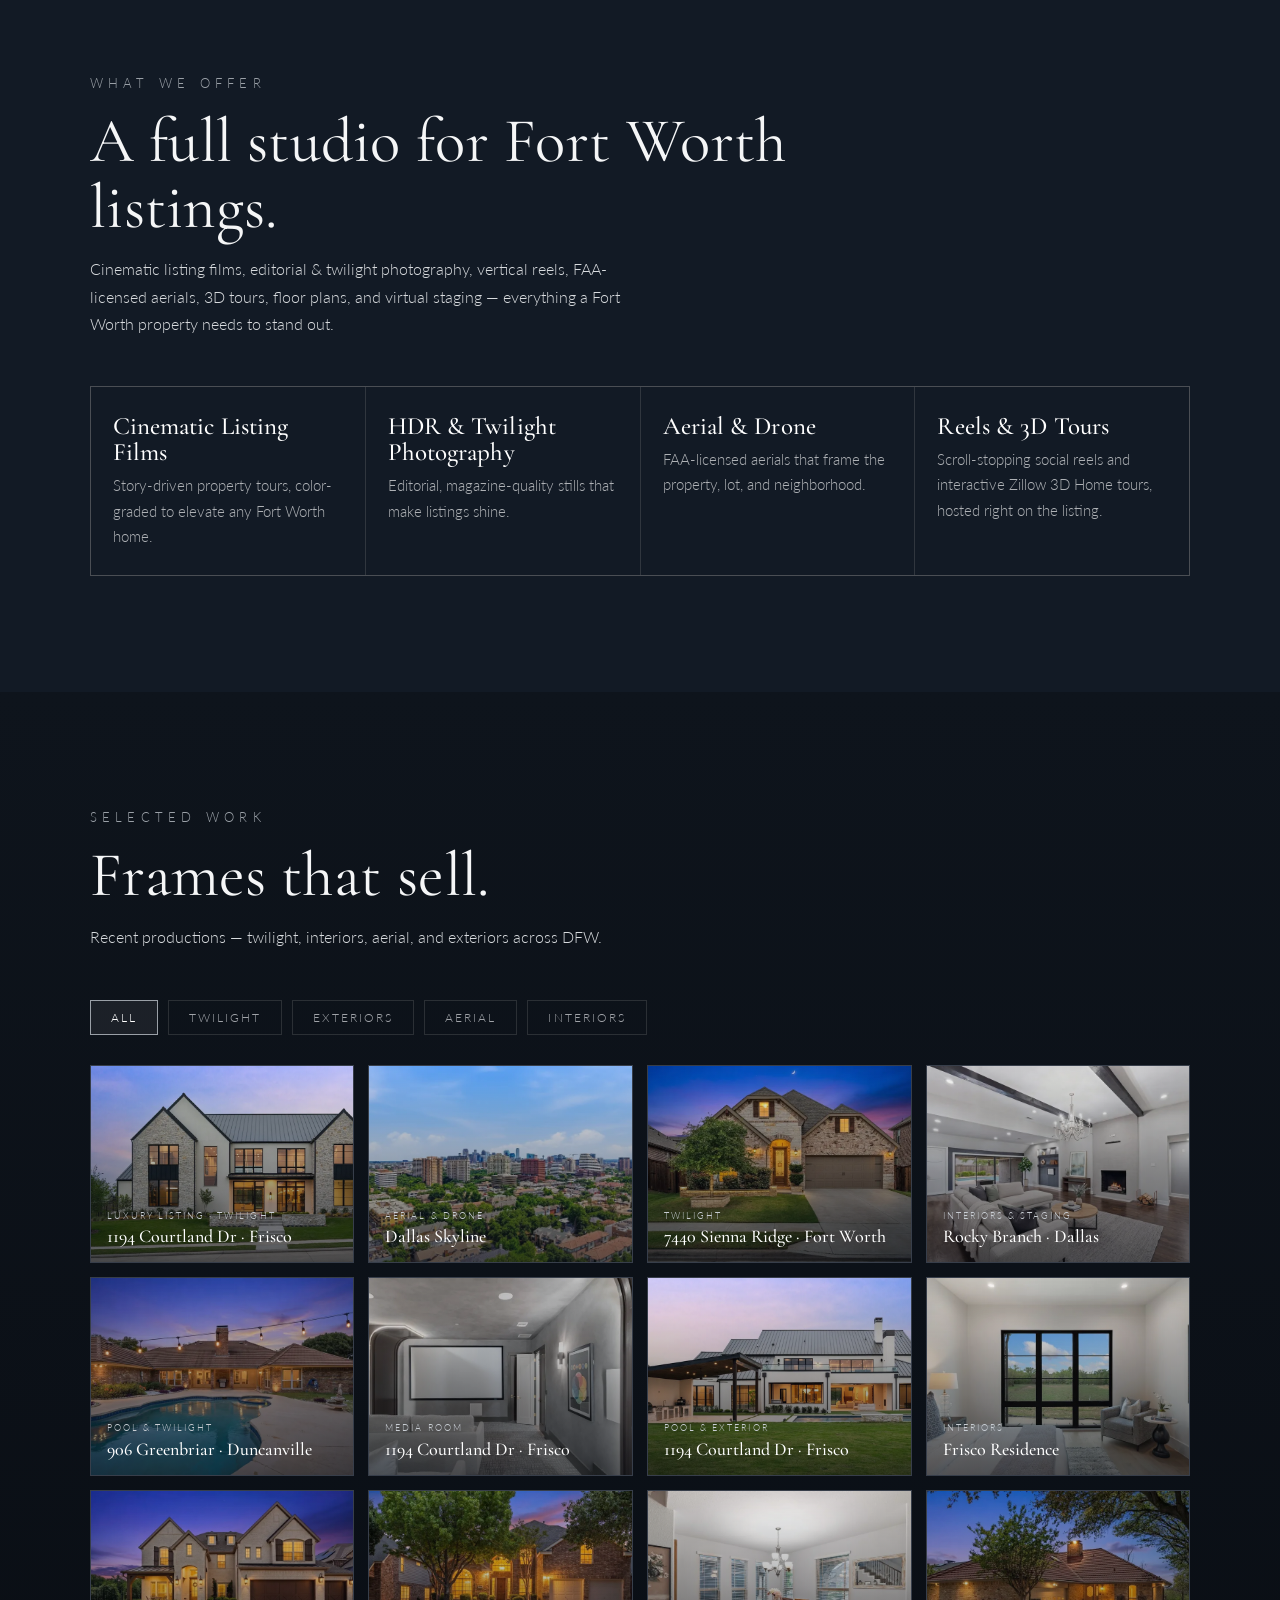
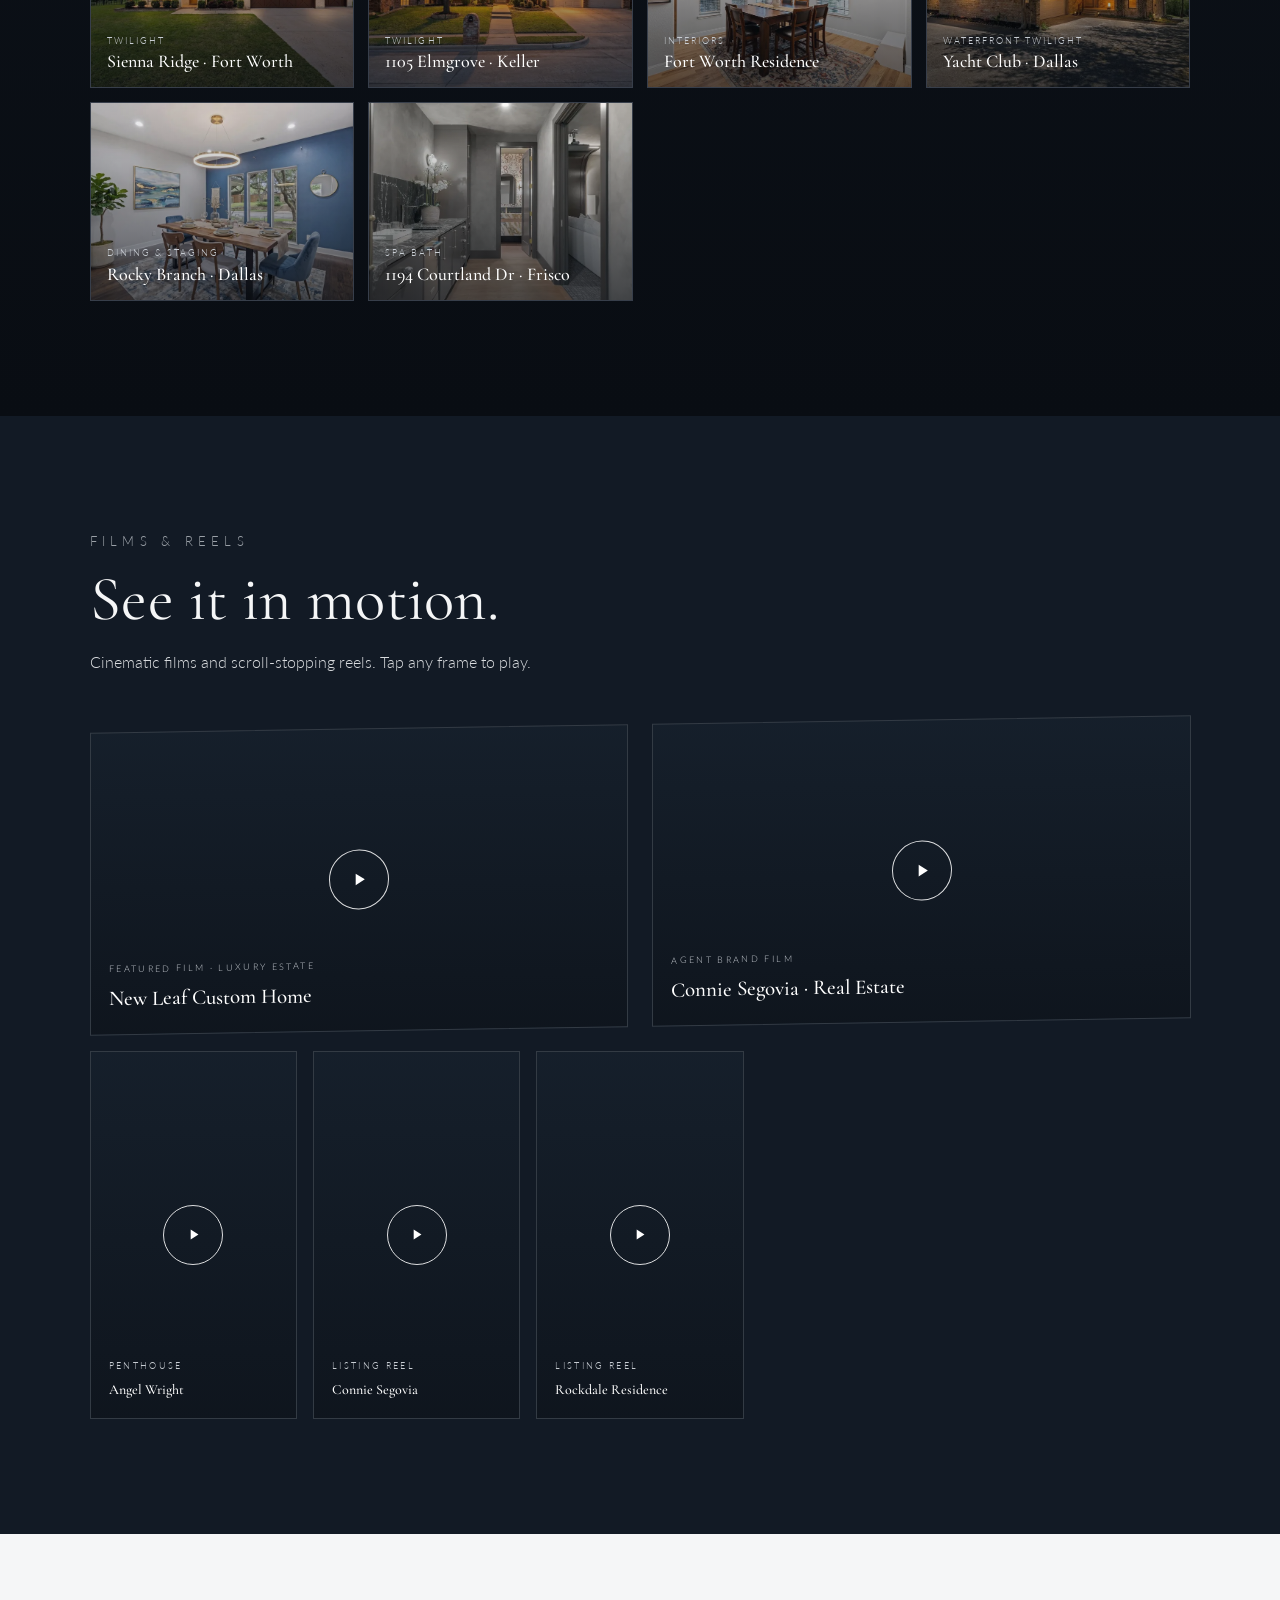
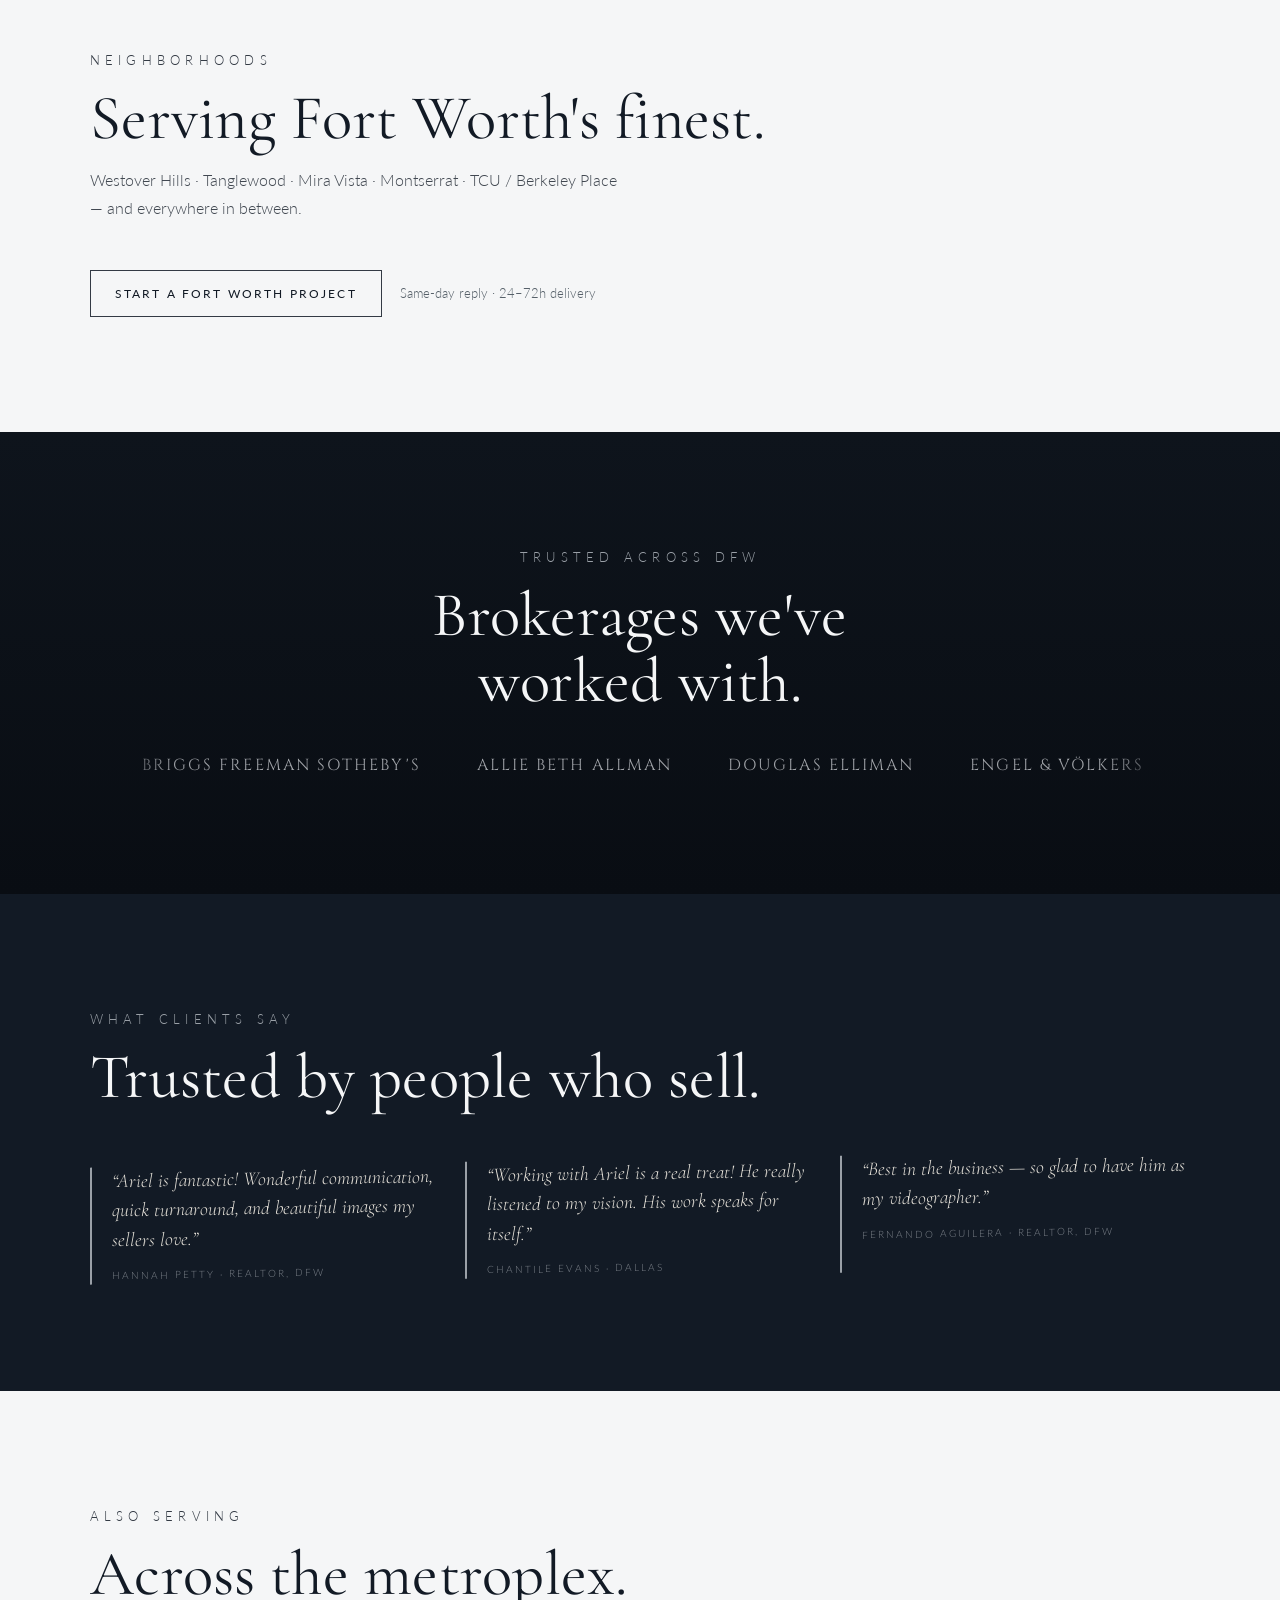
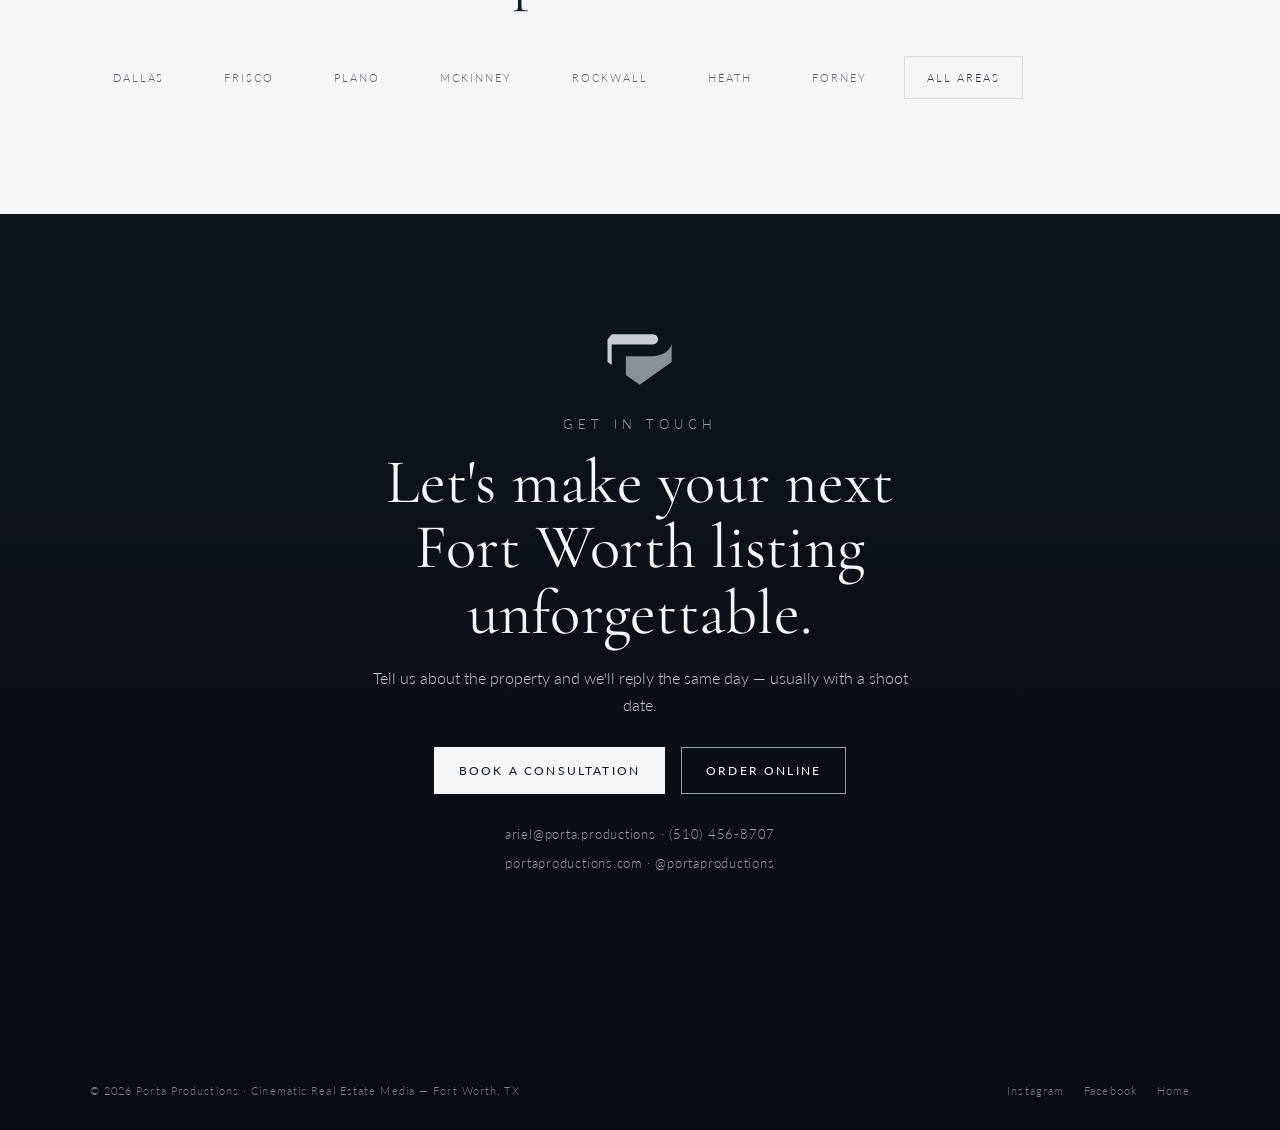
<file: fort-worth/index.html>
<!DOCTYPE html>
<html lang="en">
<head>
<meta charset="utf-8">
<meta name="viewport" content="width=device-width, initial-scale=1.0, viewport-fit=cover">
<title>Real Estate Media in Fort Worth | Porta Productions</title>
<meta name="description" content="Cinematic real estate &amp; brand media in Fort Worth, TX — listing films, HDR &amp; aerial photography, reels and 3D tours. 24–72 hour delivery from Porta Productions.">
<meta name="theme-color" content="#121A25">
<!-- Google Analytics 4 — 'Porta Productions Website' stream (property: Porta Properties). -->
<script>
  window.GA_ID='G-FR7EHQE53F';
  window.dataLayer=window.dataLayer||[];function gtag(){dataLayer.push(arguments);}
  if(!/XXXXXXXX/.test(window.GA_ID)){
    var gs=document.createElement('script');gs.async=true;gs.src='https://www.googletagmanager.com/gtag/js?id='+window.GA_ID;document.head.appendChild(gs);
    gtag('js',new Date());gtag('config',window.GA_ID);
  }
  window.track=function(name,params){try{if(!/XXXXXXXX/.test(window.GA_ID))gtag('event',name,params||{});}catch(e){}};
</script>
<link rel="canonical" href="https://portaproductions.com/fort-worth/">
<meta property="og:type" content="website">
<meta property="og:url" content="https://portaproductions.com/fort-worth/">
<meta property="og:site_name" content="Porta Productions">
<meta property="og:title" content="Real Estate Media in Fort Worth | Porta Productions">
<meta property="og:description" content="Cinematic real estate &amp; brand media in Fort Worth, TX — listing films, HDR &amp; aerial photography, reels and 3D tours. 24–72 hour delivery from Porta Productions.">
<meta property="og:image" content="https://portaproductions.com/assets/og-fort-worth.jpg">
<meta name="twitter:card" content="summary_large_image">
<meta name="twitter:title" content="Real Estate Media in Fort Worth | Porta Productions">
<meta name="twitter:description" content="Cinematic real estate &amp; brand media in Fort Worth, TX — listing films, HDR &amp; aerial photography, reels and 3D tours. 24–72 hour delivery from Porta Productions.">
<meta name="twitter:image" content="https://portaproductions.com/assets/og-fort-worth.jpg">
<link rel="preconnect" href="https://fonts.googleapis.com"><link rel="preconnect" href="https://fonts.gstatic.com" crossorigin>
<link rel="preload" as="style" href="https://fonts.googleapis.com/css2?family=Cinzel:wght@400;500&family=Cormorant+Garamond:ital,wght@0,400;0,500;1,400&family=Lato:wght@300;400&display=swap">
<link rel="stylesheet" href="https://fonts.googleapis.com/css2?family=Cinzel:wght@400;500&family=Cormorant+Garamond:ital,wght@0,400;0,500;1,400&family=Lato:wght@300;400&display=swap" media="print" onload="this.media='all';this.onload=null">
<noscript><link rel="stylesheet" href="https://fonts.googleapis.com/css2?family=Cinzel:wght@400;500&family=Cormorant+Garamond:ital,wght@0,400;0,500;1,400&family=Lato:wght@300;400&display=swap"></noscript>
<style>
  :root{
    --navy:#121A25;--navy-2:#0E141C;--navy-3:#090D13;
    --steel:#414851;--silver:#7C828A;--platinum:#A0A3A8;
    --paper:#F5F6F7;--paper-2:#E7E9EC;--accent:#9AA0A7;--hi:#C8CDD3;
    --line:rgba(244,240,233,.13);--line-d:rgba(27,26,23,.12);
    --caps:"Cinzel",serif;--serif:"Cormorant Garamond",serif;--sans:"Lato",sans-serif;
    --pad:clamp(22px,7vw,120px);
  }
  *{margin:0;padding:0;box-sizing:border-box;}
  html{scroll-behavior:smooth;}
  body{background:var(--navy);color:var(--paper);font-family:var(--sans);font-weight:300;line-height:1.75;-webkit-font-smoothing:antialiased;overflow-x:hidden;}
  a{color:inherit;text-decoration:none;}
  img{max-width:100%;display:block;}
  section{padding:clamp(70px,9vw,130px) var(--pad);position:relative;}
  .paper{background:var(--paper);color:var(--navy);--steel:#333A44;--silver:#566069;--platinum:#566069;}
  .darker{background:linear-gradient(180deg,var(--navy-2),var(--navy-3));}

  h1,h2,h3,h4{font-family:var(--serif);font-weight:400;line-height:1.05;letter-spacing:.004em;}
  h1{font-size:clamp(46px,7vw,98px);}
  h2{font-size:clamp(34px,4.9vw,66px);}
  h3{font-size:clamp(21px,1.95vw,26px);font-weight:500;}
  .kicker{font-family:var(--sans);font-weight:300;letter-spacing:.42em;text-transform:uppercase;font-size:12.5px;color:var(--accent);}
  .paper .kicker{color:var(--steel);}
  p{font-size:clamp(15.5px,1.2vw,18px);color:#C9CBCE;max-width:60ch;}
  .paper p{color:var(--steel);}
  em{font-style:italic;color:var(--hi);}.paper em{color:var(--steel);}
  .rule{width:62px;height:1px;background:var(--accent);margin:22px 0;}
  .paper .rule{background:var(--steel);}
  .sec-head{max-width:760px;margin-bottom:48px;}
  .sec-head h2{margin-top:14px;}
  .sec-head p{margin-top:16px;}

  /* nav */
  header{position:fixed;top:0;left:0;right:0;z-index:80;display:flex;justify-content:space-between;align-items:center;
    padding:18px var(--pad);transition:background .4s,padding .4s,border-color .4s;border-bottom:1px solid transparent;}
  header.scrolled{background:rgba(14,20,28,.86);backdrop-filter:blur(12px);border-bottom:1px solid var(--line);padding:12px var(--pad);}
  .brand{display:flex;align-items:center;gap:11px;}
  .brand .wm{font-family:var(--caps);font-weight:500;letter-spacing:.3em;font-size:16px;color:#fff;display:inline-flex;flex-direction:column;line-height:1;}
  .brand .subwm{font-family:var(--sans);font-weight:300;letter-spacing:.34em;text-transform:uppercase;font-size:6.5px;color:var(--platinum);margin-top:3px;font-style:normal;}
  nav.links{display:flex;align-items:center;gap:26px;}
  nav.links a{font-family:var(--sans);font-weight:300;letter-spacing:.16em;text-transform:uppercase;font-size:12.5px;color:var(--platinum);transition:color .3s;}
  nav.links a:hover{color:#fff;}
  .btn{font-family:var(--sans);font-weight:400;letter-spacing:.18em;text-transform:uppercase;font-size:12px;padding:12px 24px;border:1px solid var(--accent);color:#fff;transition:.3s;cursor:pointer;display:inline-block;background:none;}
  .btn:hover{background:var(--accent);color:var(--navy);}
  .btn.solid{background:var(--paper);color:var(--navy);border-color:var(--paper);}
  .btn.solid:hover{background:var(--hi);border-color:var(--hi);}
  .navbtn{padding:10px 20px;}
  .burger{display:none;flex-direction:column;gap:5px;cursor:pointer;background:none;border:0;padding:6px;}
  .burger span{width:24px;height:1.5px;background:#fff;display:block;}
  @media(max-width:1080px){
    nav.links{position:fixed;inset:0;background:rgba(9,13,19,.97);flex-direction:column;justify-content:center;gap:26px;transform:translateX(100%);transition:transform .45s cubic-bezier(.6,0,.2,1);}
    nav.links.open{transform:none;}
    nav.links a{font-size:15px;}
    .burger{display:flex;z-index:81;}
  }

  /* hero */
  #hero{min-height:100vh;display:flex;flex-direction:column;justify-content:center;padding-top:120px;overflow:hidden;}
  #hero video,#hero .herobg{position:absolute;inset:0;width:100%;height:100%;object-fit:cover;z-index:-2;}
  #hero .herobg{background:radial-gradient(120% 100% at 60% 20%,#1C2737,var(--navy) 55%,var(--navy-3));z-index:-2;}
  #hero::after{content:"";position:absolute;inset:0;background:linear-gradient(180deg,rgba(9,13,19,.55),rgba(9,13,19,.78));z-index:-1;}
  #hero .badge{font-size:12.5px;letter-spacing:.34em;text-transform:uppercase;color:var(--platinum);margin-bottom:24px;}
  #hero h1{max-width:16ch;}
  #hero h1 em{color:var(--hi);}
  #hero .sub{margin:26px 0 30px;font-size:clamp(17px,1.5vw,21px);color:#D9DBDE;max-width:52ch;}
  #hero .cta{display:flex;gap:16px;flex-wrap:wrap;}
  #hero .trust{display:flex;gap:28px;flex-wrap:wrap;margin-top:46px;font-size:11.5px;letter-spacing:.22em;text-transform:uppercase;color:var(--silver);}
  #hero .trust span{display:flex;align-items:center;gap:8px;}
  #hero .trust span::before{content:"";width:5px;height:5px;background:var(--accent);border-radius:50%;}

  /* services */
  .svc-group{margin-bottom:40px;}
  .svc-group .gl{font-family:var(--sans);font-weight:300;letter-spacing:.3em;text-transform:uppercase;font-size:11px;color:var(--accent);margin-bottom:18px;}
  .svc-grid{display:grid;grid-template-columns:repeat(4,1fr);gap:1px;background:var(--line);border:1px solid var(--line);}
  .svc{background:var(--navy);padding:26px 22px;transition:background .35s;}
  .svc:hover{background:#16202C;}
  .svc h3{color:#fff;margin-bottom:8px;}
  .svc p{font-size:14.5px;color:#AEB1B5;}
  @media(max-width:980px){.svc-grid{grid-template-columns:1fr 1fr;}}
  @media(max-width:560px){.svc-grid{grid-template-columns:1fr;}}

  /* video facades */
  .films{display:grid;grid-template-columns:1fr 1fr;gap:24px;}
  @media(max-width:860px){.films{grid-template-columns:1fr;}}
  .reels{display:grid;grid-template-columns:repeat(5,1fr);gap:16px;margin-top:24px;}
  @media(max-width:980px){.reels{grid-template-columns:repeat(2,1fr);}}
  .ytlite{position:relative;cursor:pointer;background-size:cover;background-position:center;overflow:hidden;border:1px solid var(--line);transition:transform .5s,box-shadow .5s;background-color:#16202C;}
  .ytlite:hover{transform:translateY(-4px);box-shadow:0 30px 60px -30px rgba(0,0,0,.7);}
  .ytlite.r169{aspect-ratio:16/9;}.ytlite.r916{aspect-ratio:9/16;}
  .ytlite::after{content:"";position:absolute;inset:0;background:linear-gradient(180deg,rgba(10,14,20,.05),rgba(10,14,20,.6));transition:.4s;}
  .ytlite:hover::after{background:linear-gradient(180deg,rgba(10,14,20,0),rgba(10,14,20,.5));}
  .ytlite .play{position:absolute;top:50%;left:50%;transform:translate(-50%,-50%);width:60px;height:60px;border-radius:50%;border:1.5px solid rgba(255,255,255,.85);display:flex;align-items:center;justify-content:center;z-index:2;transition:.4s;}
  .ytlite:hover .play{background:rgba(255,255,255,.14);transform:translate(-50%,-50%) scale(1.08);}
  .ytlite .cap{position:absolute;left:0;right:0;bottom:0;padding:16px 18px;z-index:2;}
  .ytlite .cap .s{font-size:9px;letter-spacing:.26em;text-transform:uppercase;color:var(--hi);margin-bottom:4px;}
  .ytlite .cap .t{font-family:var(--serif);font-weight:500;font-size:21px;color:#fff;}
  .ytlite iframe{position:absolute;inset:0;width:100%;height:100%;border:0;z-index:5;}

  /* gallery */
  .filterbar{display:flex;gap:10px;flex-wrap:wrap;margin-bottom:30px;}
  .filterbar button{background:none;border:1px solid var(--line);color:var(--platinum);padding:10px 20px;font-family:var(--sans);font-weight:300;letter-spacing:.18em;text-transform:uppercase;font-size:11.5px;cursor:pointer;transition:.3s;}
  .filterbar button.active,.filterbar button:hover{border-color:var(--accent);color:#fff;background:rgba(154,160,167,.1);}
  .gal{display:grid;grid-template-columns:repeat(4,1fr);gap:14px;}
  @media(max-width:980px){.gal{grid-template-columns:repeat(2,1fr);}}
  @media(max-width:520px){.gal{grid-template-columns:1fr;}}
  .tile{position:relative;aspect-ratio:4/3;overflow:hidden;background:#16202C;border:1px solid var(--line);}
  .tile img{width:100%;height:100%;object-fit:cover;transition:transform .8s cubic-bezier(.2,.7,.2,1),opacity .6s;opacity:0;}
  .tile img.loaded{opacity:1;}
  .tile:hover img{transform:scale(1.07);}
  .tile::after{content:"";position:absolute;inset:0;background:linear-gradient(180deg,rgba(10,14,20,.02),rgba(10,14,20,.62));pointer-events:none;}
  .tile .meta{position:absolute;left:0;right:0;bottom:0;padding:14px 16px;z-index:2;}
  .tile .meta .c{font-size:8.5px;letter-spacing:.24em;text-transform:uppercase;color:var(--hi);margin-bottom:3px;}
  .tile .meta .n{font-family:var(--serif);font-weight:500;font-size:18px;color:#fff;line-height:1.2;}
  .tile.hide{display:none;}
  .tile.feat{grid-column:span 2;grid-row:span 2;aspect-ratio:auto;}
  @media(max-width:520px){.tile.feat{grid-column:span 1;grid-row:span 1;aspect-ratio:4/3;}}

  /* process */
  .steps{display:grid;grid-template-columns:repeat(4,1fr);gap:0;}
  @media(max-width:860px){.steps{grid-template-columns:1fr 1fr;}}
  .step{padding:26px 22px 30px;border-top:1px solid var(--line-d);}
  .step .no{font-family:var(--caps);font-size:13px;color:var(--accent);}
  .step h3{color:var(--navy);margin:8px 0;}
  .step p{font-size:14.5px;color:var(--steel);}
  .step .tag{font-size:9px;letter-spacing:.24em;text-transform:uppercase;color:var(--silver);margin-top:12px;}

  /* why */
  .why-grid{display:grid;grid-template-columns:repeat(3,1fr);gap:1px;background:var(--line);border:1px solid var(--line);}
  @media(max-width:860px){.why-grid{grid-template-columns:1fr;}}
  .why{background:var(--navy-2);padding:30px 26px;}
  .why h3{color:#fff;margin-bottom:8px;}
  .why p{font-size:14.5px;color:#AEB1B5;}

  /* about + stats */
  .about-wrap{display:grid;grid-template-columns:1.1fr .9fr;gap:60px;align-items:center;}
  @media(max-width:900px){.about-wrap{grid-template-columns:1fr;gap:36px;}}
  .stats{display:grid;grid-template-columns:1fr 1fr;gap:1px;background:var(--line-d);border:1px solid var(--line-d);}
  .stat{background:var(--paper);padding:28px 24px;}
  .stat .num{font-family:var(--serif);font-size:clamp(34px,4vw,52px);color:var(--navy);line-height:1;}
  .stat .lab{font-size:10px;letter-spacing:.24em;text-transform:uppercase;color:var(--silver);margin-top:8px;}

  /* reviews */
  .rev-grid{display:grid;grid-template-columns:repeat(3,1fr);gap:24px;}
  @media(max-width:860px){.rev-grid{grid-template-columns:1fr;}}
  .quote{border-left:2px solid var(--accent);padding-left:20px;}
  .quote p{font-family:var(--serif);font-size:19.5px;font-style:italic;color:#E4E0D8;line-height:1.5;}
  .quote .by{font-size:10px;letter-spacing:.2em;text-transform:uppercase;color:var(--silver);margin-top:12px;}

  /* marquee */
  .marquee{overflow:hidden;-webkit-mask-image:linear-gradient(90deg,transparent,#000 8%,#000 92%,transparent);mask-image:linear-gradient(90deg,transparent,#000 8%,#000 92%,transparent);}
  .track{display:flex;gap:56px;width:max-content;animation:scrollx 40s linear infinite;}
  .track span{font-family:var(--caps);letter-spacing:.13em;font-size:16px;color:var(--platinum);white-space:nowrap;}
  @keyframes scrollx{from{transform:translateX(0);}to{transform:translateX(-50%);}}

  /* faq */
  .faq{max-width:840px;}
  .qa{border-bottom:1px solid var(--line-d);}
  .qa button{width:100%;text-align:left;background:none;border:0;cursor:pointer;padding:20px 0;display:flex;justify-content:space-between;align-items:center;gap:20px;font-family:var(--serif);font-size:19px;color:var(--navy);}
  .qa .ans{max-height:0;overflow:hidden;transition:max-height .4s ease;}
  .qa .ans p{padding-bottom:20px;font-size:14px;}
  .qa .pm{font-family:var(--sans);font-weight:300;color:var(--accent);font-size:22px;transition:transform .3s;}
  .qa.open .pm{transform:rotate(45deg);}

  /* areas */
  .areas{display:flex;flex-wrap:wrap;gap:14px;margin-top:8px;}
  .areas a{border:1px solid var(--line);padding:11px 22px;font-size:11px;letter-spacing:.18em;text-transform:uppercase;color:var(--platinum);transition:.3s;}
  .areas a:hover{border-color:var(--accent);color:#fff;}

  /* contact */
  .contact-wrap{display:grid;grid-template-columns:1fr 1.1fr;gap:60px;align-items:start;}
  @media(max-width:900px){.contact-wrap{grid-template-columns:1fr;gap:40px;}}
  .contact-info .line{display:flex;flex-direction:column;gap:3px;margin-bottom:22px;}
  .contact-info .l{font-size:10px;letter-spacing:.26em;text-transform:uppercase;color:var(--accent);}
  .contact-info .v{font-family:var(--serif);font-size:21px;color:#fff;}
  form{display:grid;grid-template-columns:1fr 1fr;gap:16px;}
  form .full{grid-column:1/-1;}
  form input,form select,form textarea{width:100%;background:rgba(255,255,255,.03);border:1px solid var(--line);color:#fff;padding:13px 14px;font-family:var(--sans);font-weight:300;font-size:14px;}
  form input::placeholder,form textarea::placeholder{color:var(--silver);}
  form select{color:var(--platinum);}
  form textarea{min-height:110px;resize:vertical;}
  form .full .btn{width:auto;}

  /* footer */
  footer{background:var(--navy-3);padding:64px var(--pad) 30px;}
  .foot-grid{display:grid;grid-template-columns:1.4fr 1fr 1fr 1fr;gap:40px;border-bottom:1px solid var(--line);padding-bottom:40px;}
  @media(max-width:860px){.foot-grid{grid-template-columns:1fr 1fr;gap:30px;}}
  .foot-grid h5{font-family:var(--sans);font-weight:300;letter-spacing:.24em;text-transform:uppercase;font-size:10px;color:var(--accent);margin-bottom:16px;}
  .foot-grid a{display:block;font-size:13px;color:var(--platinum);margin-bottom:9px;transition:.3s;}
  .foot-grid a:hover{color:#fff;}
  .foot-grid .blurb{font-size:13px;color:var(--silver);max-width:34ch;margin-top:14px;}
  .foot-bottom{display:flex;justify-content:space-between;align-items:center;padding-top:24px;font-size:11px;letter-spacing:.1em;color:var(--silver);flex-wrap:wrap;gap:12px;}

  /* logo wall */
  .logowall{display:grid;grid-template-columns:repeat(6,1fr);gap:1px;background:var(--line-d);border:1px solid var(--line-d);max-width:1120px;margin:0 auto;}
  @media(max-width:900px){.logowall{grid-template-columns:repeat(3,1fr);}}
  @media(max-width:520px){.logowall{grid-template-columns:repeat(2,1fr);}}
  .lw{background:var(--paper);aspect-ratio:5/3;display:flex;align-items:center;justify-content:center;padding:16px;position:relative;}
  .lw span{position:absolute;inset:0;display:flex;align-items:center;justify-content:center;text-align:center;font-family:var(--caps);font-weight:500;font-size:13px;letter-spacing:.05em;color:#3F4853;padding:0 12px;line-height:1.25;transition:.3s;}
  .lw:hover span{color:var(--navy);}
  .lw img{max-height:40px;max-width:78%;object-fit:contain;filter:grayscale(1) brightness(.35);opacity:.82;transition:.35s;}
  .lw:hover img{filter:grayscale(1) brightness(.12);opacity:1;}
  /* instagram */
  .ig{display:grid;grid-template-columns:repeat(6,1fr);gap:10px;}
  @media(max-width:900px){.ig{grid-template-columns:repeat(3,1fr);}}
  .igt{aspect-ratio:1;overflow:hidden;position:relative;border:1px solid var(--line);display:block;background:#16202C;}
  .igt img{width:100%;height:100%;object-fit:cover;transition:transform .6s,opacity .4s;opacity:.9;}
  .igt:hover img{transform:scale(1.07);opacity:1;}
  .igt .ico{position:absolute;top:10px;right:10px;width:18px;height:18px;border:1.5px solid rgba(255,255,255,.7);border-radius:5px;z-index:2;}
  .reveal{opacity:0;transform:translateY(28px);transition:opacity .5s cubic-bezier(.2,.7,.2,1),transform .5s cubic-bezier(.2,.7,.2,1);}
  .reveal.in{opacity:1;transform:none;}
  .d1{transition-delay:.07s;}.d2{transition-delay:.15s;}.d3{transition-delay:.23s;}.d4{transition-delay:.31s;}.d5{transition-delay:.39s;}.d6{transition-delay:.47s;}
  .toplink{position:fixed;bottom:22px;right:22px;z-index:70;width:44px;height:44px;border:1px solid var(--accent);border-radius:50%;display:flex;align-items:center;justify-content:center;background:rgba(14,20,28,.8);backdrop-filter:blur(6px);opacity:0;pointer-events:none;transition:.4s;color:#fff;}
  .toplink.show{opacity:1;pointer-events:auto;}
</style>
<script type="application/ld+json">
{
 "@context": "https://schema.org",
 "@type": "Service",
 "serviceType": "Real estate photography and videography",
 "name": "Real Estate Video & Photography in Fort Worth, TX",
 "url": "https://portaproductions.com/fort-worth/",
 "areaServed": {
  "@type": "City",
  "name": "Fort Worth",
  "address": {
   "@type": "PostalAddress",
   "addressRegion": "TX",
   "addressCountry": "US"
  }
 },
 "provider": {
  "@type": [
   "LocalBusiness",
   "ProfessionalService"
  ],
      "@id": "https://portaproductions.com/#business",
  "name": "Porta Productions",
  "url": "https://portaproductions.com/",
  "telephone": "+1-510-456-8707",
  "email": "ariel@porta.productions",
  "image": "https://portaproductions.com/assets/og-fort-worth.jpg"
 }
}
</script>
<script type="application/ld+json">
{
 "@context": "https://schema.org",
 "@type": "BreadcrumbList",
 "itemListElement": [
  {
   "@type": "ListItem",
   "position": 1,
   "name": "Home",
   "item": "https://portaproductions.com/"
  },
  {
   "@type": "ListItem",
   "position": 2,
   "name": "Fort Worth",
   "item": "https://portaproductions.com/fort-worth/"
  }
 ]
}
</script>
<link rel="stylesheet" href="/assets/motion.css?v=5">
</head>
<body id="top">
<header id="header">
  <a class="brand" href="../index.html"><svg width="24" height="19" viewBox="219 116 62 50" fill="none"><path fill="#C8CDD3" d="M222.0 143.5 L225.6 146.1 L225.6 128.6 L259.6 128.6 C261.5 128.6 263.0 128.2 264.0 127.4 C265.0 126.5 265.6 125.4 265.6 124.1 C265.6 122.7 265.0 121.6 264.0 120.8 C263.0 120.0 261.5 119.6 259.6 119.6 L225.6 119.6 L222.0 124.1 Z"/><path fill="#8A9098" d="M272.7 134.7 C271.1 135.9 269.0 136.9 266.6 137.6 C264.2 138.3 261.5 138.7 258.4 138.7 L237.8 138.7 L237.8 154.7 L249.7 163.2 L277.3 143.5 L277.3 128.1 C277.1 128.8 276.9 129.5 276.5 130.1 C275.7 131.9 274.4 133.4 272.7 134.7 Z"/></svg><span class="wm">PORTA<i class="subwm">Productions</i></span></a>
  <nav class="links" id="navlinks">
    <a href="#gallery">Work</a><a href="#work">Films</a><a href="../index.html#services">Services</a>
    <a href="../index.html#process">Process</a><a href="../index.html#about">About</a><a href="../index.html">Home</a>
    <a class="btn navbtn" href="#contact">Book a Shoot</a>
  </nav>
  <button class="burger" id="burger" aria-label="Menu"><span></span><span></span><span></span></button>
</header>

<section id="hero" style="min-height:88vh;">
  <div class="herobg"></div>
  <div class="reveal in">
    <div class="badge">Fort Worth · Dallas–Fort Worth</div>
    <h1>Cinematic real estate media in <em>Fort Worth</em>.</h1>
    <p class="sub">Westover Hills to Tanglewood, Fort Worth's finest homes deserve media that matches. We shoot cinematic listing films, twilight photography, and FAA-licensed aerials across Cowtown — fast, polished, and on brand.</p>
    <div class="cta"><a class="btn solid" href="#contact">Book a Shoot</a><a class="btn" href="#gallery">View Our Work</a></div>
    <div class="trust"><span>FAA-Licensed Drone</span><span>4K Cinema Quality</span><span>24–72h Delivery</span><span>Fully Insured</span></div>
  </div>
</section>

<section class="darker">
  <div class="sec-head reveal"><div class="kicker">The Fort Worth Market</div><h2>Character homes deserve character media.</h2></div>
  <p class="reveal d1" style="margin-bottom:14px;">Fort Worth doesn't sell like Dallas — and shouldn't be shot like it. Westover Hills and Crestline estates carry history in their brickwork, Tanglewood and TCU-area homes trade on tree canopy and community, and out west, Walsh and Aledo listings come with acreage that only reads from the air.</p>
  <p class="reveal d2" style="margin-bottom:14px;">Our approach here favors story over gloss: films that linger on original detail, twilight photography that flatters older architecture, and FAA-licensed aerials that show the land, not just the lot line. Media that fits Cowtown — polished, but never generic.</p>
</section>

<section>
  <div class="sec-head reveal"><div class="kicker">What We Offer</div><h2>A full studio for Fort Worth listings.</h2><p>Cinematic listing films, editorial &amp; twilight photography, vertical reels, FAA-licensed aerials, 3D tours, floor plans, and virtual staging — everything a Fort Worth property needs to stand out.</p></div>
  <div class="svc-grid">
    <div class="svc"><h3>Cinematic Listing Films</h3><p>Story-driven property tours, color-graded to elevate any Fort Worth home.</p></div>
    <div class="svc"><h3>HDR &amp; Twilight Photography</h3><p>Editorial, magazine-quality stills that make listings shine.</p></div>
    <div class="svc"><h3>Aerial &amp; Drone</h3><p>FAA-licensed aerials that frame the property, lot, and neighborhood.</p></div>
    <div class="svc"><h3>Reels &amp; 3D Tours</h3><p>Scroll-stopping social reels and interactive Zillow 3D Home tours, hosted right on the listing.</p></div>
  </div>
</section>

<section id="gallery" class="darker">
  <div class="sec-head reveal"><div class="kicker">Selected Work</div><h2>Frames that sell.</h2><p>Recent productions — twilight, interiors, aerial, and exteriors across DFW.</p></div>
  <div class="filterbar reveal d1">
    <button class="active" data-filter="all">All</button><button data-filter="twilight">Twilight</button><button data-filter="exteriors">Exteriors</button><button data-filter="aerial">Aerial</button><button data-filter="interiors">Interiors</button>
  </div>
  <div class="gal reveal d1">
    <a class="tile" data-cat="twilight" href="#contact"><picture><source type="image/webp" srcset="/assets/work-1-800.webp 800w, /assets/work-1.webp 1400w" sizes="(max-width:520px) 100vw, (max-width:980px) 50vw, 25vw"><img loading="lazy" onload="this.classList.add('loaded')" src="/assets/work-1.jpg" alt="1194 Courtland Dr · Frisco" width="1400" height="1228"></picture><div class="meta"><div class="c">Luxury Listing · Twilight</div><div class="n">1194 Courtland Dr · Frisco</div></div></a>
    <a class="tile" data-cat="aerial" href="#contact"><picture><source type="image/webp" srcset="/assets/work-2-800.webp 800w, /assets/work-2.webp 1400w" sizes="(max-width:520px) 100vw, (max-width:980px) 50vw, 25vw"><img loading="lazy" onload="this.classList.add('loaded')" src="/assets/work-2.jpg" alt="Dallas Skyline" width="1300" height="731"></picture><div class="meta"><div class="c">Aerial &amp; Drone</div><div class="n">Dallas Skyline</div></div></a>
    <a class="tile" data-cat="twilight" href="#contact"><picture><source type="image/webp" srcset="/assets/work-3-800.webp 800w, /assets/work-3.webp 1400w" sizes="(max-width:520px) 100vw, (max-width:980px) 50vw, 25vw"><img loading="lazy" onload="this.classList.add('loaded')" src="/assets/work-3.jpg" alt="7440 Sienna Ridge · Fort Worth" width="1100" height="733"></picture><div class="meta"><div class="c">Twilight</div><div class="n">7440 Sienna Ridge · Fort Worth</div></div></a>
    <a class="tile" data-cat="interiors" href="#contact"><picture><source type="image/webp" srcset="/assets/work-4-800.webp 800w, /assets/work-4.webp 1400w" sizes="(max-width:520px) 100vw, (max-width:980px) 50vw, 25vw"><img loading="lazy" onload="this.classList.add('loaded')" src="/assets/work-4.jpg" alt="Rocky Branch · Dallas" width="1100" height="738"></picture><div class="meta"><div class="c">Interiors &amp; Staging</div><div class="n">Rocky Branch · Dallas</div></div></a>
    <a class="tile" data-cat="twilight" href="#contact"><picture><source type="image/webp" srcset="/assets/work-5-800.webp 800w, /assets/work-5.webp 1400w" sizes="(max-width:520px) 100vw, (max-width:980px) 50vw, 25vw"><img loading="lazy" onload="this.classList.add('loaded')" src="/assets/work-5.jpg" alt="906 Greenbriar · Duncanville" width="1100" height="738"></picture><div class="meta"><div class="c">Pool &amp; Twilight</div><div class="n">906 Greenbriar · Duncanville</div></div></a>
    <a class="tile" data-cat="interiors" href="#contact"><picture><source type="image/webp" srcset="/assets/work-6-800.webp 800w, /assets/work-6.webp 1400w" sizes="(max-width:520px) 100vw, (max-width:980px) 50vw, 25vw"><img loading="lazy" onload="this.classList.add('loaded')" src="/assets/work-6.jpg" alt="1194 Courtland Dr · Frisco" width="1300" height="867"></picture><div class="meta"><div class="c">Media Room</div><div class="n">1194 Courtland Dr · Frisco</div></div></a>
    <a class="tile" data-cat="exteriors" href="#contact"><picture><source type="image/webp" srcset="/assets/work-7-800.webp 800w, /assets/work-7.webp 1400w" sizes="(max-width:520px) 100vw, (max-width:980px) 50vw, 25vw"><img loading="lazy" onload="this.classList.add('loaded')" src="/assets/work-7.jpg" alt="1194 Courtland Dr · Frisco" width="1300" height="1140"></picture><div class="meta"><div class="c">Pool &amp; Exterior</div><div class="n">1194 Courtland Dr · Frisco</div></div></a>
    <a class="tile" data-cat="interiors" href="#contact"><picture><source type="image/webp" srcset="/assets/work-8-800.webp 800w, /assets/work-8.webp 1400w" sizes="(max-width:520px) 100vw, (max-width:980px) 50vw, 25vw"><img loading="lazy" onload="this.classList.add('loaded')" src="/assets/work-8.jpg" alt="Frisco Residence" width="1100" height="733"></picture><div class="meta"><div class="c">Interiors</div><div class="n">Frisco Residence</div></div></a>
    <a class="tile" data-cat="twilight" href="#contact"><picture><source type="image/webp" srcset="/assets/work-9-800.webp 800w, /assets/work-9.webp 1400w" sizes="(max-width:520px) 100vw, (max-width:980px) 50vw, 25vw"><img loading="lazy" onload="this.classList.add('loaded')" src="/assets/work-9.jpg" alt="Sienna Ridge · Fort Worth" width="1300" height="872"></picture><div class="meta"><div class="c">Twilight</div><div class="n">Sienna Ridge · Fort Worth</div></div></a>
    <a class="tile" data-cat="twilight" href="#contact"><picture><source type="image/webp" srcset="/assets/work-10-800.webp 800w, /assets/work-10.webp 1400w" sizes="(max-width:520px) 100vw, (max-width:980px) 50vw, 25vw"><img loading="lazy" onload="this.classList.add('loaded')" src="/assets/work-10.jpg" alt="1105 Elmgrove · Keller" width="1300" height="872"></picture><div class="meta"><div class="c">Twilight</div><div class="n">1105 Elmgrove · Keller</div></div></a>
    <a class="tile" data-cat="interiors" href="#contact"><picture><source type="image/webp" srcset="/assets/work-11-800.webp 800w, /assets/work-11.webp 1400w" sizes="(max-width:520px) 100vw, (max-width:980px) 50vw, 25vw"><img loading="lazy" onload="this.classList.add('loaded')" src="/assets/work-11.jpg" alt="Fort Worth Residence" width="1100" height="733"></picture><div class="meta"><div class="c">Interiors</div><div class="n">Fort Worth Residence</div></div></a>
    <a class="tile" data-cat="twilight" href="#contact"><picture><source type="image/webp" srcset="/assets/work-12-800.webp 800w, /assets/work-12.webp 1400w" sizes="(max-width:520px) 100vw, (max-width:980px) 50vw, 25vw"><img loading="lazy" onload="this.classList.add('loaded')" src="/assets/work-12.jpg" alt="Yacht Club · Dallas" width="1100" height="738"></picture><div class="meta"><div class="c">Waterfront Twilight</div><div class="n">Yacht Club · Dallas</div></div></a>
    <a class="tile" data-cat="interiors" href="#contact"><picture><source type="image/webp" srcset="/assets/work-13-800.webp 800w, /assets/work-13.webp 1400w" sizes="(max-width:520px) 100vw, (max-width:980px) 50vw, 25vw"><img loading="lazy" onload="this.classList.add('loaded')" src="/assets/work-13.jpg" alt="Rocky Branch · Dallas" width="1300" height="872"></picture><div class="meta"><div class="c">Dining &amp; Staging</div><div class="n">Rocky Branch · Dallas</div></div></a>
    <a class="tile" data-cat="interiors" href="#contact"><picture><source type="image/webp" srcset="/assets/work-14-800.webp 800w, /assets/work-14.webp 1400w" sizes="(max-width:520px) 100vw, (max-width:980px) 50vw, 25vw"><img loading="lazy" onload="this.classList.add('loaded')" src="/assets/work-14.jpg" alt="1194 Courtland Dr · Frisco" width="1100" height="733"></picture><div class="meta"><div class="c">Spa Bath</div><div class="n">1194 Courtland Dr · Frisco</div></div></a>
  </div>
</section>

<section id="work">
  <div class="sec-head reveal"><div class="kicker">Films &amp; Reels</div><h2>See it in motion.</h2><p>Cinematic films and scroll-stopping reels. Tap any frame to play.</p></div>
  <div class="films"><div class="ytlite r169 reveal" data-id="dPvpCMJWE8A" style="background-image:url('https://i.ytimg.com/vi/dPvpCMJWE8A/maxresdefault.jpg');"><div class="play"><svg width="20" height="20" viewBox="0 0 24 24" fill="#fff"><path d="M8 5v14l11-7z"/></svg></div><div class="cap"><div class="s">Featured Film · Luxury Estate</div><div class="t">New Leaf Custom Home</div></div></div><div class="ytlite r169 reveal d2" data-id="-PvukHfp5Hk" style="background-image:url('https://i.ytimg.com/vi/-PvukHfp5Hk/maxresdefault.jpg');"><div class="play"><svg width="20" height="20" viewBox="0 0 24 24" fill="#fff"><path d="M8 5v14l11-7z"/></svg></div><div class="cap"><div class="s">Agent Brand Film</div><div class="t">Connie Segovia · Real Estate</div></div></div></div>
  <div class="reels"><div class="ytlite r916 reveal" data-id="KijvNpvXkVo" style="background-image:url('https://i.ytimg.com/vi/KijvNpvXkVo/maxresdefault.jpg');"><div class="play"><svg width="17" height="17" viewBox="0 0 24 24" fill="#fff"><path d="M8 5v14l11-7z"/></svg></div><div class="cap"><div class="s">Penthouse</div><div class="t" style="font-size:14px;">Angel Wright</div></div></div><div class="ytlite r916 reveal" data-id="yJ6qJhpGeGM" style="background-image:url('https://i.ytimg.com/vi/yJ6qJhpGeGM/maxresdefault.jpg');"><div class="play"><svg width="17" height="17" viewBox="0 0 24 24" fill="#fff"><path d="M8 5v14l11-7z"/></svg></div><div class="cap"><div class="s">Listing Reel</div><div class="t" style="font-size:14px;">Connie Segovia</div></div></div><div class="ytlite r916 reveal" data-id="YLHh6l5yHaU" style="background-image:url('https://i.ytimg.com/vi/YLHh6l5yHaU/maxresdefault.jpg');"><div class="play"><svg width="17" height="17" viewBox="0 0 24 24" fill="#fff"><path d="M8 5v14l11-7z"/></svg></div><div class="cap"><div class="s">Listing Reel</div><div class="t" style="font-size:14px;">Rockdale Residence</div></div></div></div>
</section>

<section class="paper">
  <div class="sec-head reveal"><div class="kicker">Neighborhoods</div><h2>Serving Fort Worth's finest.</h2><p>Westover Hills · Tanglewood · Mira Vista · Montserrat · TCU / Berkeley Place — and everywhere in between.</p></div>
  <div class="reveal d1" style="display:flex;gap:18px;flex-wrap:wrap;align-items:center;">
    <a class="btn" style="border-color:var(--steel);color:var(--navy);" href="#contact">Start a Fort Worth Project</a>
    <span style="font-size:13px;color:var(--silver);">Same-day reply · 24–72h delivery</span>
  </div>
</section>

<section class="darker" style="text-align:center;">
  <div class="kicker reveal">Trusted Across DFW</div>
  <h2 class="reveal d1" style="margin:14px auto 36px;max-width:18ch;">Brokerages we've worked with.</h2>
  <div class="marquee reveal d2"><div class="track">
    <span>COMPASS</span><span>BRIGGS FREEMAN SOTHEBY'S</span><span>ALLIE BETH ALLMAN</span><span>DOUGLAS ELLIMAN</span><span>ENGEL &amp; VÖLKERS</span><span>THE AGENCY</span><span>EBBY HALLIDAY</span><span>COLDWELL BANKER</span><span>RE/MAX</span><span>eXp REALTY</span><span>ROGERS HEALY</span><span>CENTURY 21</span>
    <span>COMPASS</span><span>BRIGGS FREEMAN SOTHEBY'S</span><span>ALLIE BETH ALLMAN</span><span>DOUGLAS ELLIMAN</span><span>ENGEL &amp; VÖLKERS</span><span>THE AGENCY</span><span>EBBY HALLIDAY</span><span>COLDWELL BANKER</span><span>RE/MAX</span><span>eXp REALTY</span><span>ROGERS HEALY</span><span>CENTURY 21</span>
  </div></div>
</section>

<section>
  <div class="sec-head reveal"><div class="kicker">What Clients Say</div><h2>Trusted by people who sell.</h2></div>
  <div class="rev-grid">
    <div class="quote reveal"><p>“Ariel is fantastic! Wonderful communication, quick turnaround, and beautiful images my sellers love.”</p><div class="by">Hannah Petty · Realtor, DFW</div></div>
    <div class="quote reveal d1"><p>“Working with Ariel is a real treat! He really listened to my vision. His work speaks for itself.”</p><div class="by">Chantile Evans · Dallas</div></div>
    <div class="quote reveal d2"><p>“Best in the business — so glad to have him as my videographer.”</p><div class="by">Fernando Aguilera · Realtor, DFW</div></div>
  </div>
</section>

<section id="areas" class="paper">
  <div class="sec-head reveal"><div class="kicker">Also Serving</div><h2>Across the metroplex.</h2></div>
  <div class="areas reveal d1"><a href="../dallas/">Dallas</a><a href="../frisco/">Frisco</a><a href="../plano/">Plano</a><a href="../mckinney/">McKinney</a><a href="../rockwall/">Rockwall</a><a href="../heath/">Heath</a><a href="../forney/">Forney</a><a href="../index.html#areas" style="color:var(--steel);border-color:var(--line-d);">All Areas</a></div>
</section>

<section id="contact" class="darker" style="text-align:center;">
  <svg width="74" height="58" class="reveal" viewBox="219 116 62 50" fill="none"><path fill="#C8CDD3" d="M222.0 143.5 L225.6 146.1 L225.6 128.6 L259.6 128.6 C261.5 128.6 263.0 128.2 264.0 127.4 C265.0 126.5 265.6 125.4 265.6 124.1 C265.6 122.7 265.0 121.6 264.0 120.8 C263.0 120.0 261.5 119.6 259.6 119.6 L225.6 119.6 L222.0 124.1 Z"/><path fill="#8A9098" d="M272.7 134.7 C271.1 135.9 269.0 136.9 266.6 137.6 C264.2 138.3 261.5 138.7 258.4 138.7 L237.8 138.7 L237.8 154.7 L249.7 163.2 L277.3 143.5 L277.3 128.1 C277.1 128.8 276.9 129.5 276.5 130.1 C275.7 131.9 274.4 133.4 272.7 134.7 Z"/></svg>
  <div class="kicker reveal" style="text-align:center;margin-top:18px;">Get in Touch</div>
  <h2 class="reveal d1" style="margin:14px auto 18px;max-width:18ch;">Let's make your next Fort Worth listing unforgettable.</h2>
  <p class="reveal d2" style="margin:0 auto 28px;">Tell us about the property and we'll reply the same day — usually with a shoot date.</p>
  <div class="reveal d3" style="display:flex;gap:16px;justify-content:center;flex-wrap:wrap;">
    <a class="btn solid" href="mailto:ariel@porta.productions?subject=Fort%20Worth%20Project%20Inquiry">Book a Consultation</a>
    <a class="btn" href="https://porta-productions-1.aryeo.com/order-forms/019e715f-4278-7005-ab7a-bc0196f6fa6b" target="_blank" rel="noopener">Order Online</a>
  </div>
  <div class="reveal d4" style="margin-top:26px;font-size:13px;letter-spacing:.06em;color:var(--platinum);line-height:2.2;">
    <a href="mailto:ariel@porta.productions">ariel@porta.productions</a> · <a href="tel:+15104568707">(510) 456-8707</a><br>portaproductions.com · @portaproductions
  </div>
</section>

<footer>
  <div class="foot-bottom" style="border:0;">
    <span>© 2026 Porta Productions · Cinematic Real Estate Media — Fort Worth, TX</span>
    <span style="display:flex;gap:20px;"><a href="https://www.instagram.com/portaproductions/" target="_blank" rel="noopener">Instagram</a><a href="https://www.facebook.com/portaproductions" target="_blank" rel="noopener">Facebook</a><a href="../index.html">Home</a></span>
  </div>
</footer>
<a class="toplink" id="toplink" href="#top">↑</a>
<script>
var burger=document.getElementById('burger'),navlinks=document.getElementById('navlinks');
burger.addEventListener('click',function(){navlinks.classList.toggle('open');});
navlinks.querySelectorAll('a').forEach(function(a){a.addEventListener('click',function(){navlinks.classList.remove('open');});});
var header=document.getElementById('header'),toplink=document.getElementById('toplink');
window.addEventListener('scroll',function(){var y=window.scrollY;header.classList.toggle('scrolled',y>40);if(toplink)toplink.classList.toggle('show',y>700);});
document.querySelectorAll('.ytlite').forEach(function(el){el.addEventListener('click',function(){if(el.dataset.loaded)return;el.dataset.loaded='1';var f=document.createElement('iframe');f.src='https://www.youtube-nocookie.com/embed/'+el.getAttribute('data-id')+'?autoplay=1&rel=0&modestbranding=1&playsinline=1';f.allow='accelerometer; autoplay; encrypted-media; gyroscope; picture-in-picture';f.allowFullscreen=true;el.querySelector('.play').style.display='none';var c=el.querySelector('.cap');if(c)c.style.display='none';el.appendChild(f);});});
var io=new IntersectionObserver(function(es){es.forEach(function(e){if(e.isIntersecting)e.target.classList.add('in');});},{threshold:.14});
document.querySelectorAll('.reveal').forEach(function(el){io.observe(el);});
document.querySelectorAll('.filterbar button').forEach(function(b){b.addEventListener('click',function(){document.querySelectorAll('.filterbar button').forEach(function(x){x.classList.remove('active');});b.classList.add('active');var f=b.getAttribute('data-filter');document.querySelectorAll('.gal .tile').forEach(function(t){t.classList.toggle('hide', f!=='all'&&t.getAttribute('data-cat')!==f);});});});
</script>
<script>
  document.querySelectorAll('a[href^="tel:"]').forEach(function(a){a.addEventListener('click',function(){window.track&&track('contact_phone');});});
  document.querySelectorAll('a[href^="mailto:"]').forEach(function(a){a.addEventListener('click',function(){window.track&&track('contact_email');});});
  document.querySelectorAll('a[href*="aryeo.com"]').forEach(function(a){a.addEventListener('click',function(){window.track&&track('order_online_click');});});
</script>
<script defer src="/assets/motion.js?v=4"></script>
</body></html>
</file>
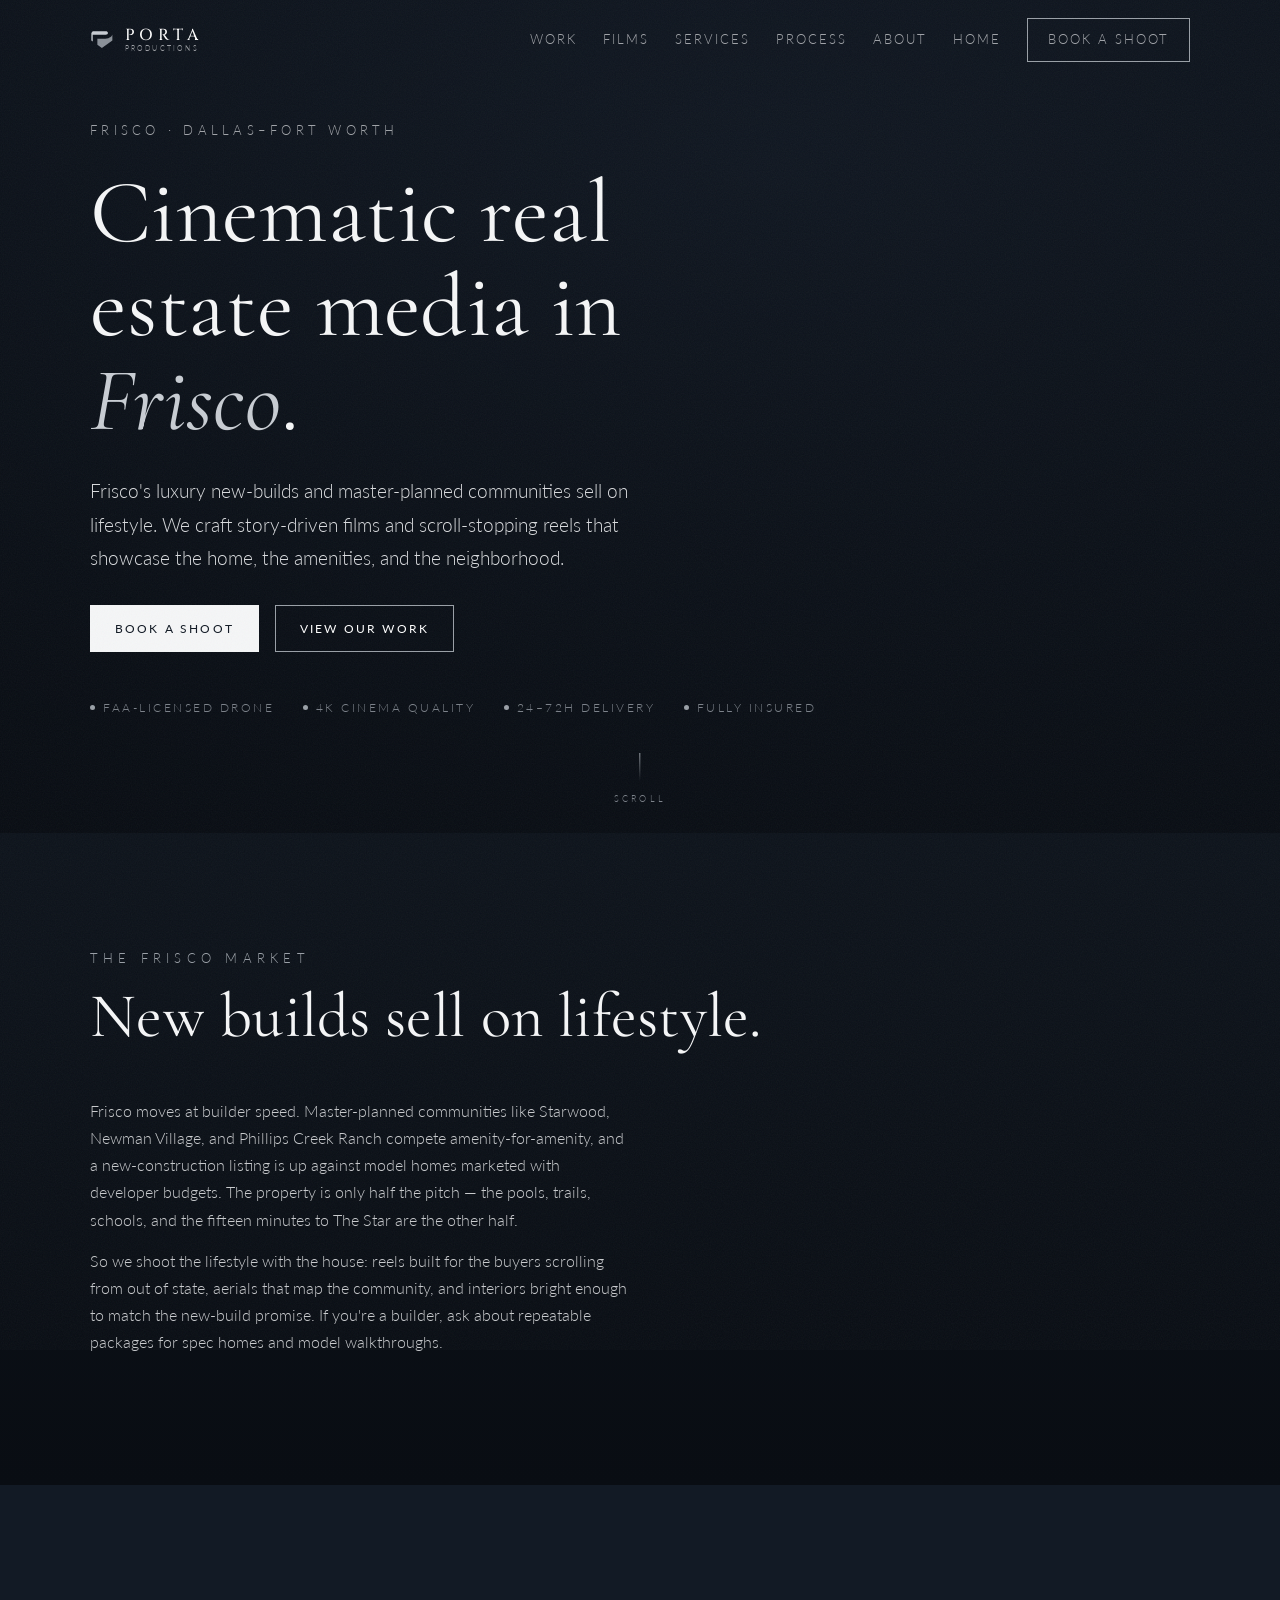
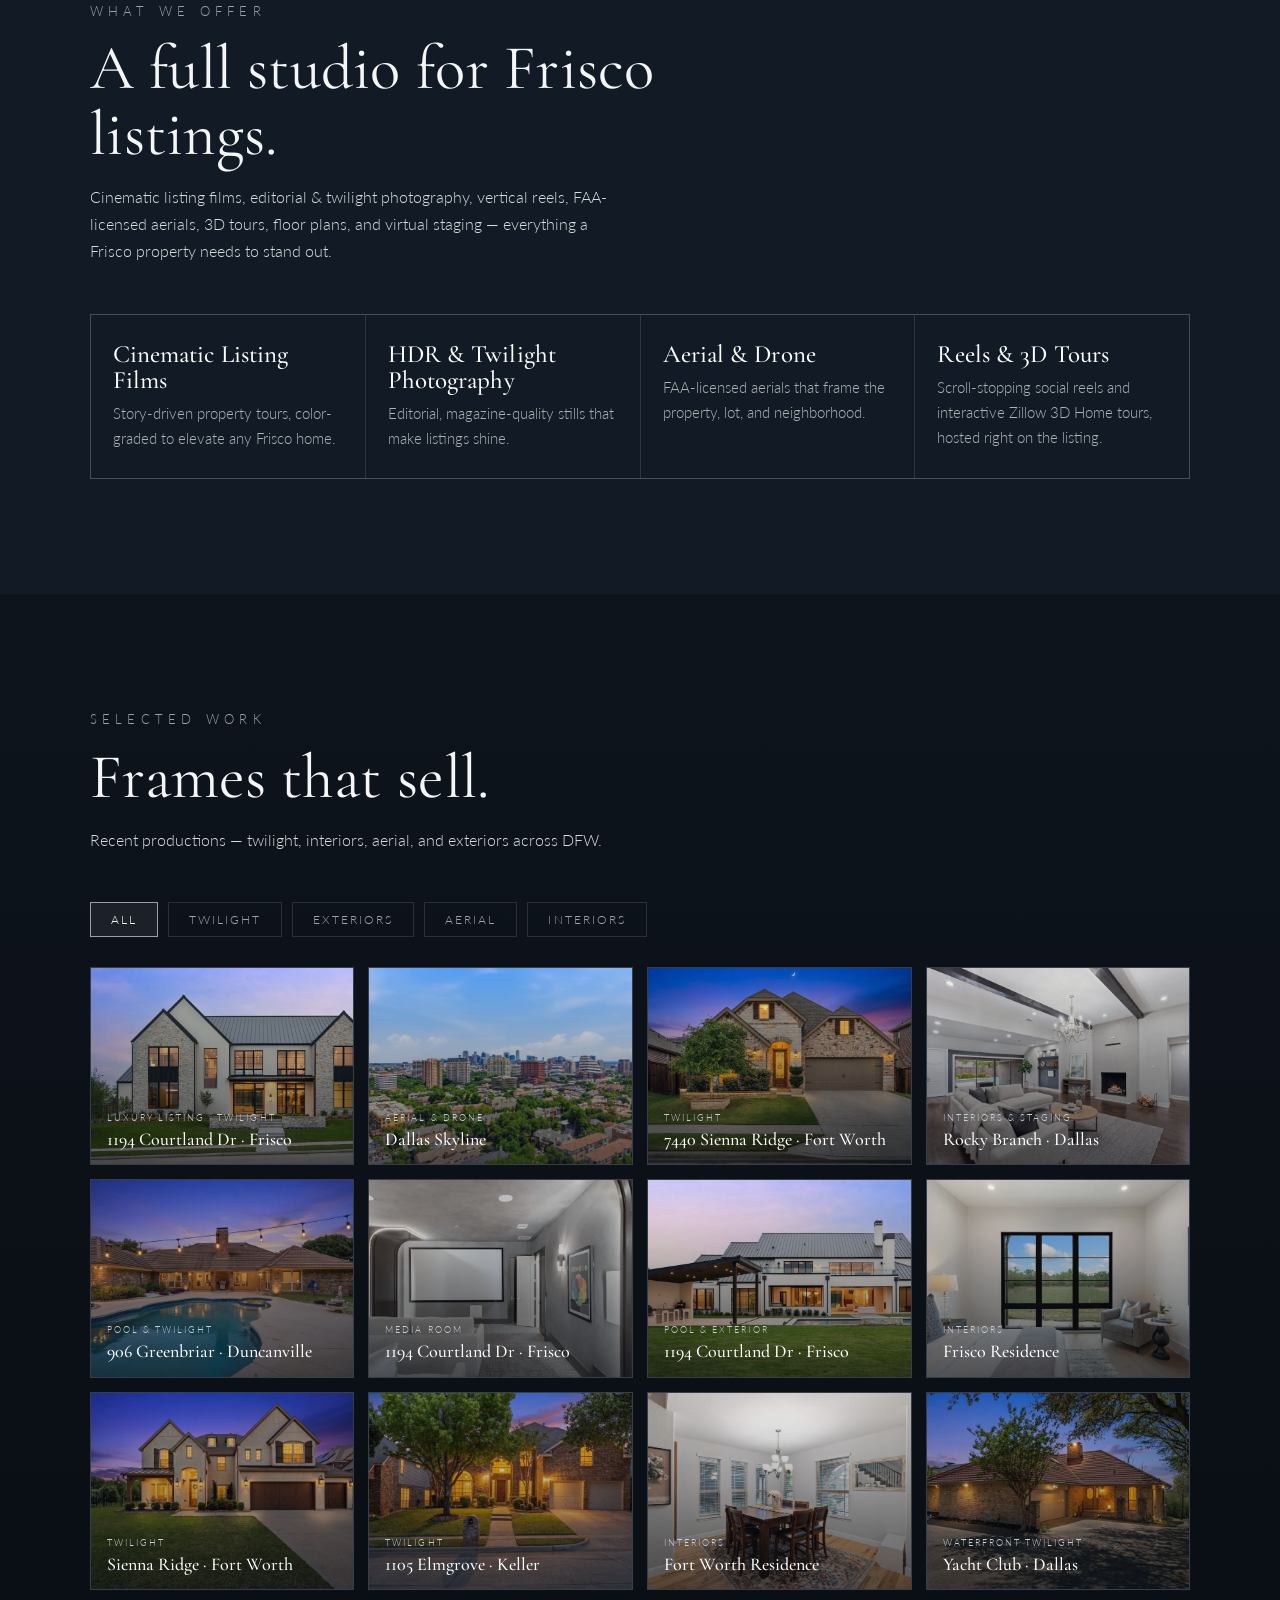
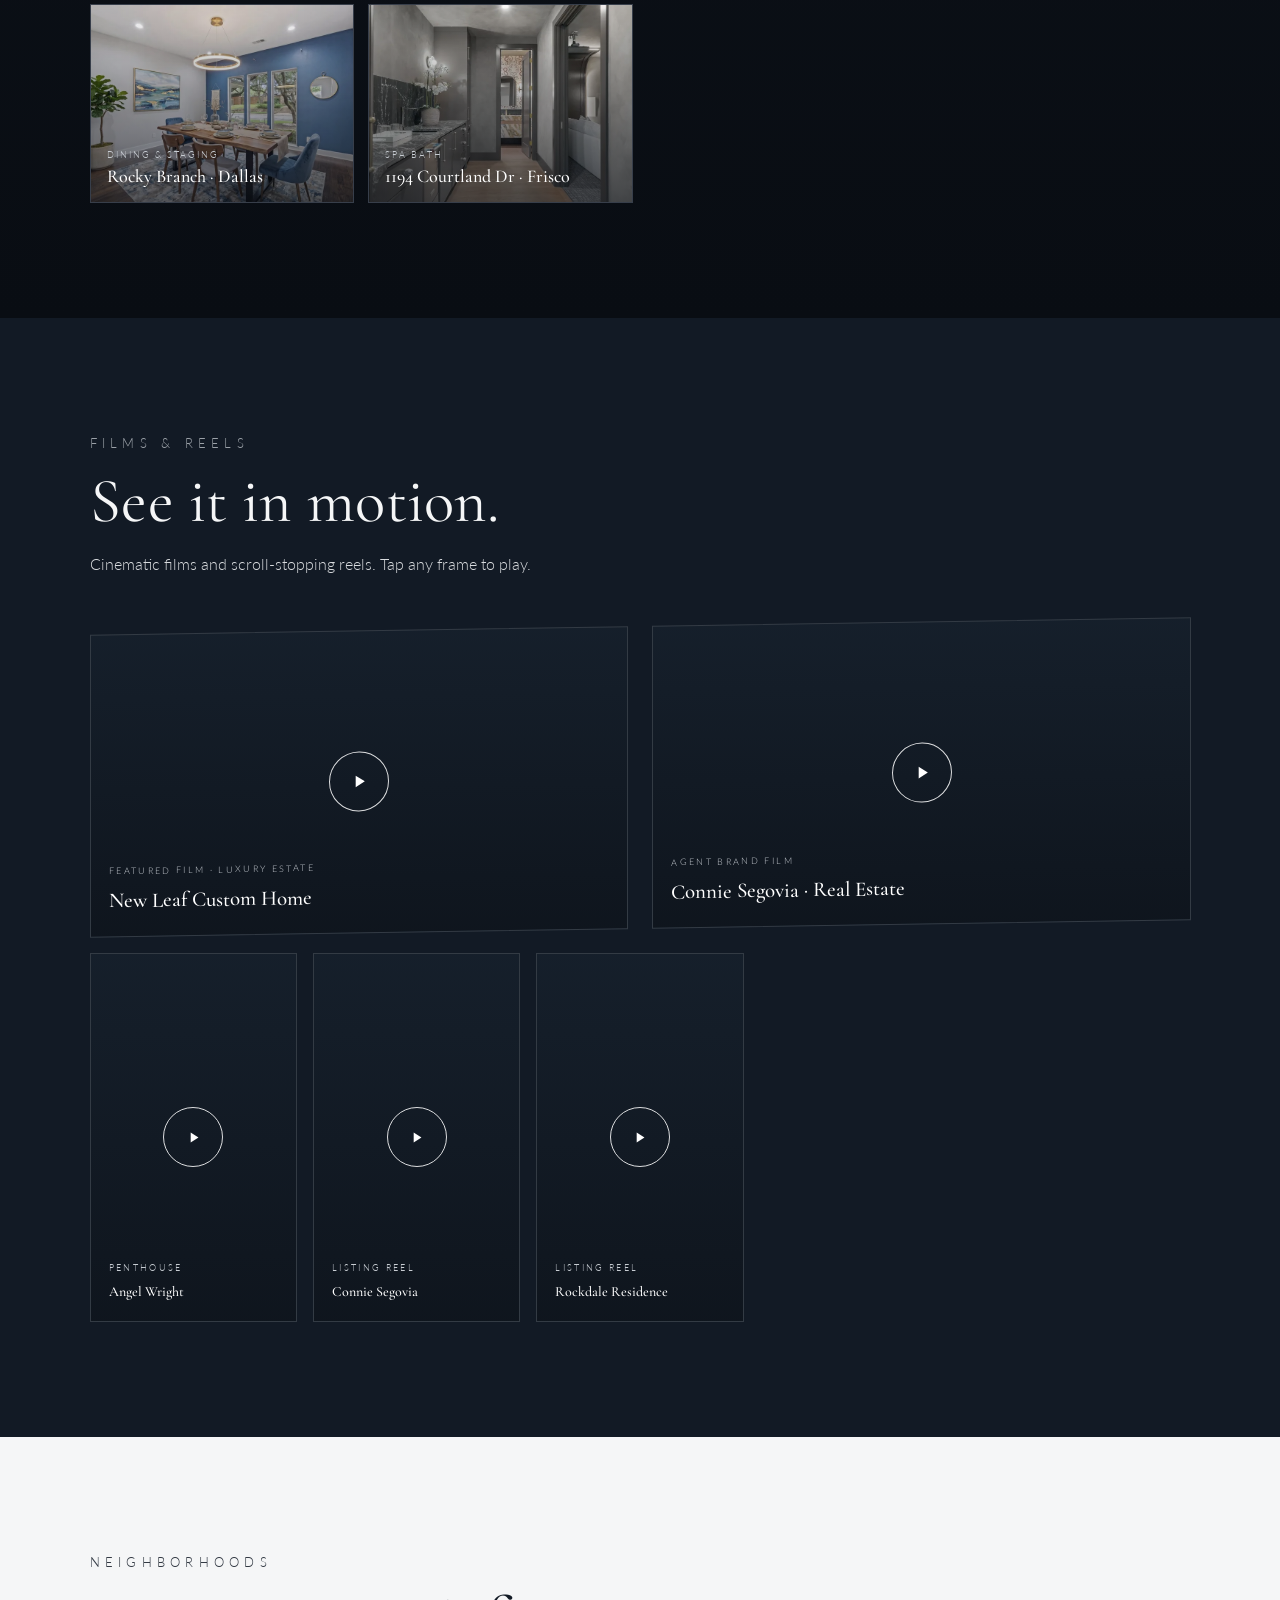
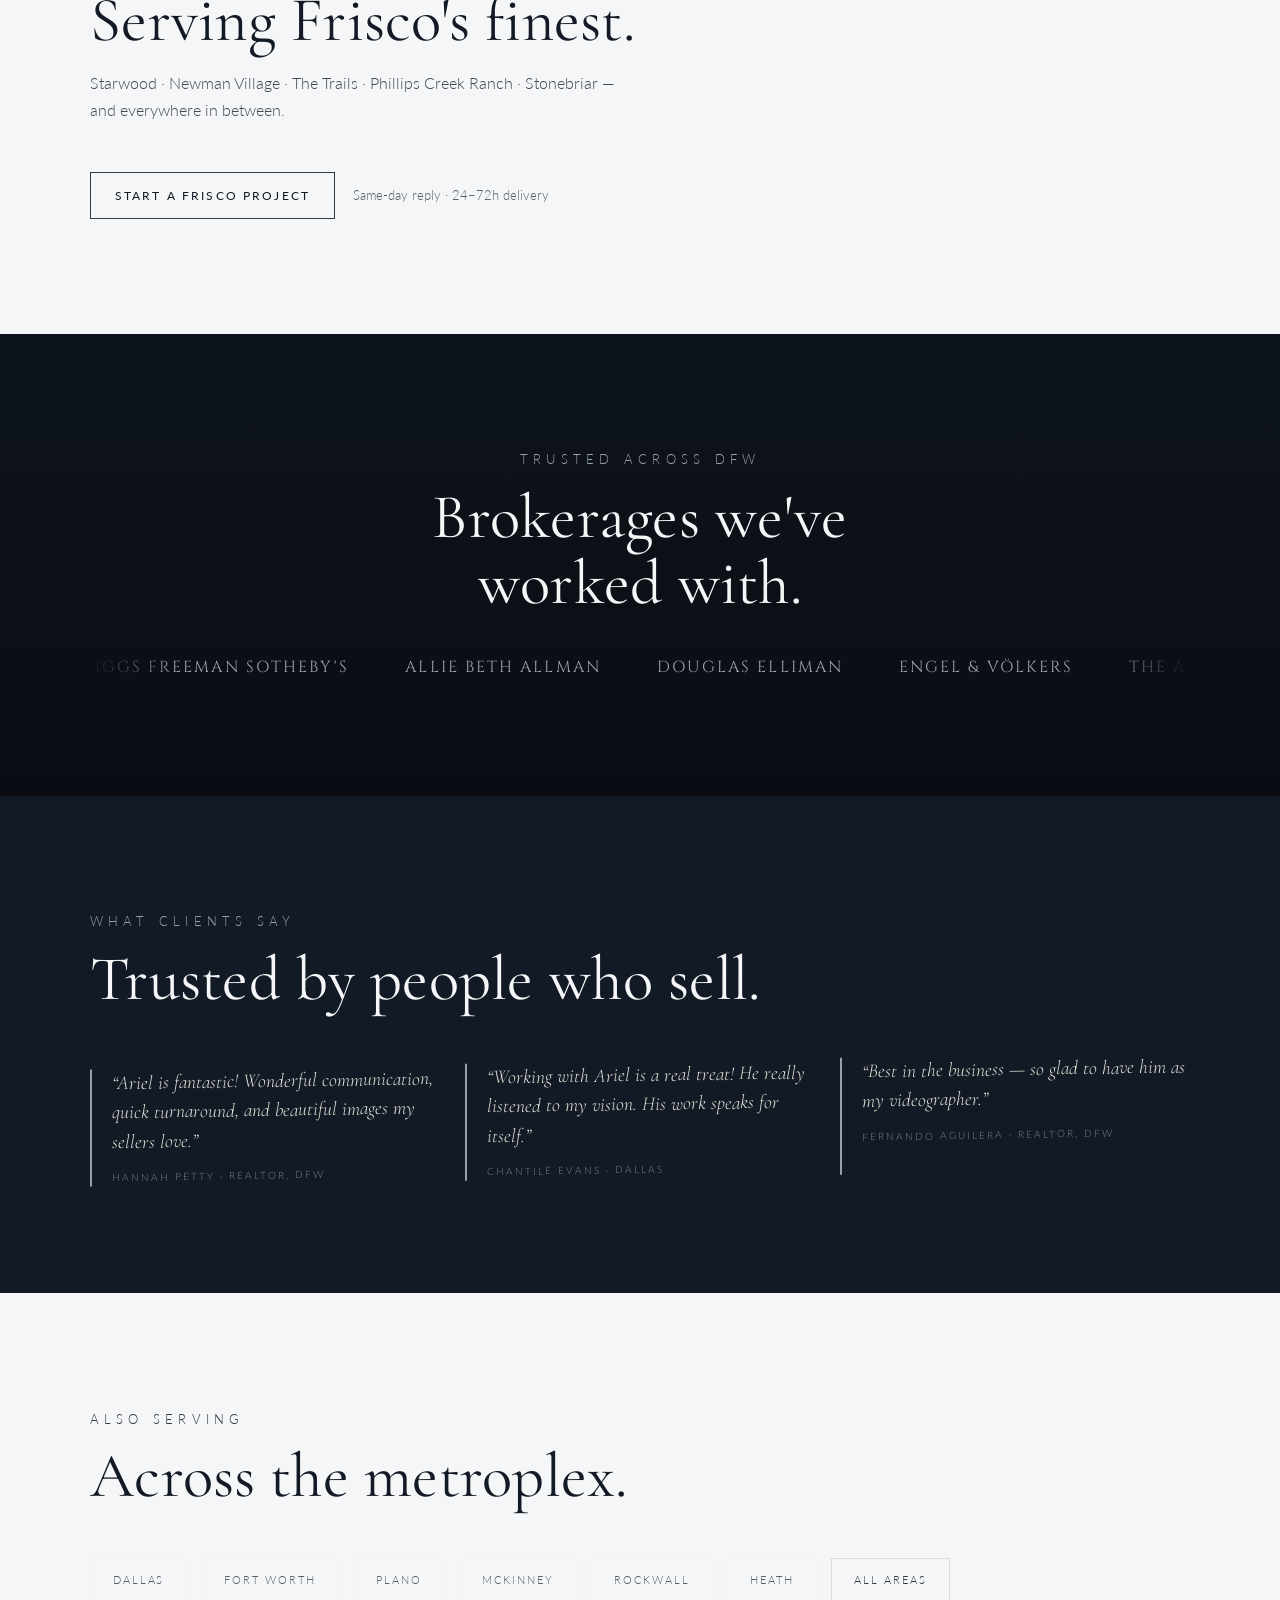
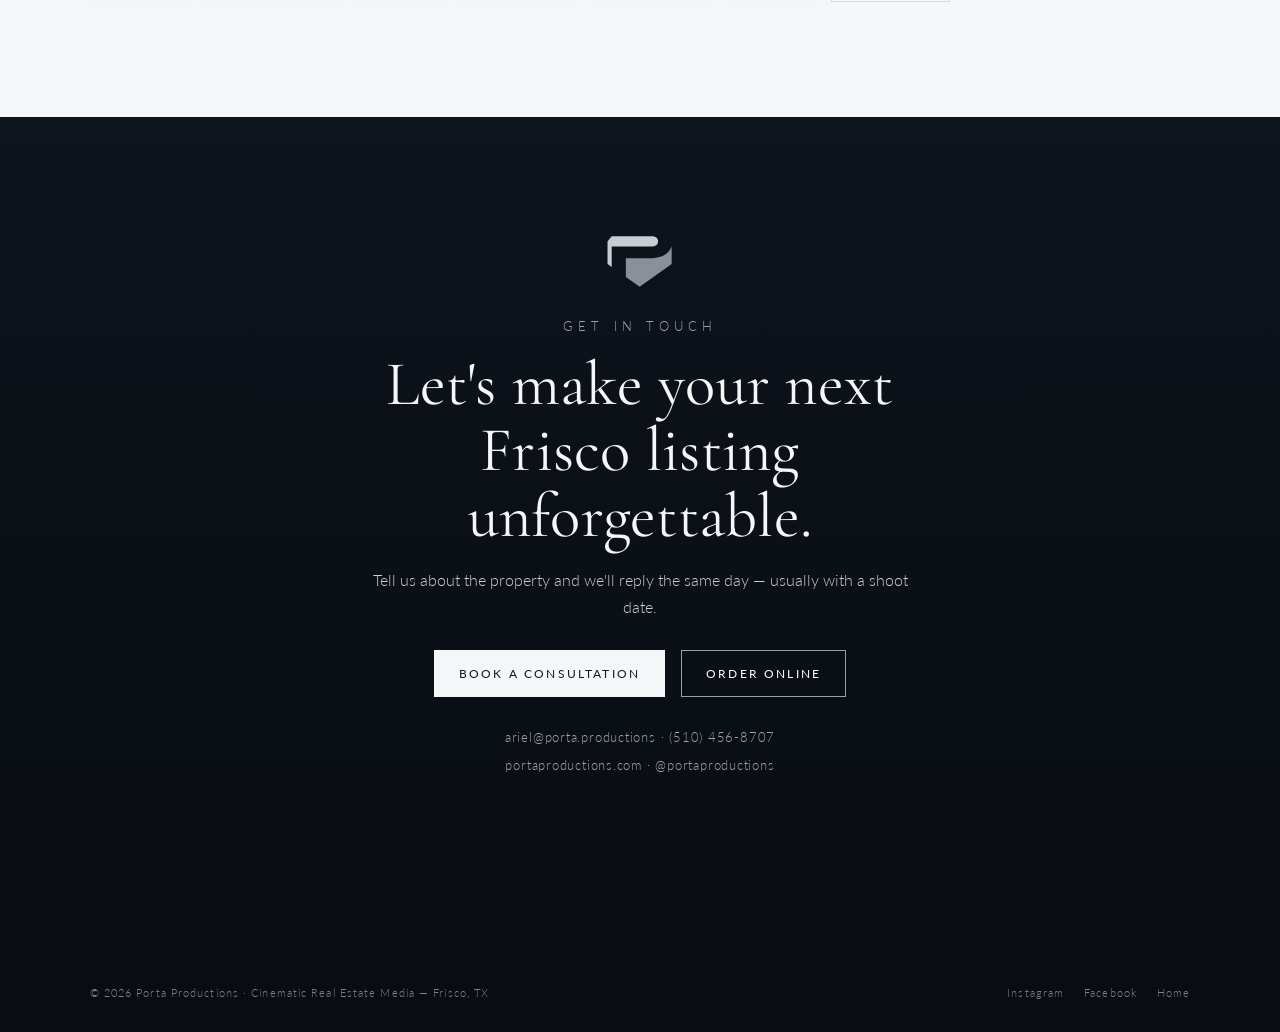
<file: frisco/index.html>
<!DOCTYPE html>
<html lang="en">
<head>
<meta charset="utf-8">
<meta name="viewport" content="width=device-width, initial-scale=1.0, viewport-fit=cover">
<title>Real Estate Media in Frisco | Porta Productions</title>
<meta name="description" content="Cinematic real estate &amp; brand media in Frisco, TX — listing films, HDR &amp; aerial photography, reels and 3D tours. 24–72 hour delivery from Porta Productions.">
<meta name="theme-color" content="#121A25">
<!-- Google Analytics 4 — 'Porta Productions Website' stream (property: Porta Properties). -->
<script>
  window.GA_ID='G-FR7EHQE53F';
  window.dataLayer=window.dataLayer||[];function gtag(){dataLayer.push(arguments);}
  if(!/XXXXXXXX/.test(window.GA_ID)){
    var gs=document.createElement('script');gs.async=true;gs.src='https://www.googletagmanager.com/gtag/js?id='+window.GA_ID;document.head.appendChild(gs);
    gtag('js',new Date());gtag('config',window.GA_ID);
  }
  window.track=function(name,params){try{if(!/XXXXXXXX/.test(window.GA_ID))gtag('event',name,params||{});}catch(e){}};
</script>
<link rel="canonical" href="https://portaproductions.com/frisco/">
<meta property="og:type" content="website">
<meta property="og:url" content="https://portaproductions.com/frisco/">
<meta property="og:site_name" content="Porta Productions">
<meta property="og:title" content="Real Estate Media in Frisco | Porta Productions">
<meta property="og:description" content="Cinematic real estate &amp; brand media in Frisco, TX — listing films, HDR &amp; aerial photography, reels and 3D tours. 24–72 hour delivery from Porta Productions.">
<meta property="og:image" content="https://portaproductions.com/assets/og-frisco.jpg">
<meta name="twitter:card" content="summary_large_image">
<meta name="twitter:title" content="Real Estate Media in Frisco | Porta Productions">
<meta name="twitter:description" content="Cinematic real estate &amp; brand media in Frisco, TX — listing films, HDR &amp; aerial photography, reels and 3D tours. 24–72 hour delivery from Porta Productions.">
<meta name="twitter:image" content="https://portaproductions.com/assets/og-frisco.jpg">
<link rel="preconnect" href="https://fonts.googleapis.com"><link rel="preconnect" href="https://fonts.gstatic.com" crossorigin>
<link rel="preload" as="style" href="https://fonts.googleapis.com/css2?family=Cinzel:wght@400;500&family=Cormorant+Garamond:ital,wght@0,400;0,500;1,400&family=Lato:wght@300;400&display=swap">
<link rel="stylesheet" href="https://fonts.googleapis.com/css2?family=Cinzel:wght@400;500&family=Cormorant+Garamond:ital,wght@0,400;0,500;1,400&family=Lato:wght@300;400&display=swap" media="print" onload="this.media='all';this.onload=null">
<noscript><link rel="stylesheet" href="https://fonts.googleapis.com/css2?family=Cinzel:wght@400;500&family=Cormorant+Garamond:ital,wght@0,400;0,500;1,400&family=Lato:wght@300;400&display=swap"></noscript>
<style>
  :root{
    --navy:#121A25;--navy-2:#0E141C;--navy-3:#090D13;
    --steel:#414851;--silver:#7C828A;--platinum:#A0A3A8;
    --paper:#F5F6F7;--paper-2:#E7E9EC;--accent:#9AA0A7;--hi:#C8CDD3;
    --line:rgba(244,240,233,.13);--line-d:rgba(27,26,23,.12);
    --caps:"Cinzel",serif;--serif:"Cormorant Garamond",serif;--sans:"Lato",sans-serif;
    --pad:clamp(22px,7vw,120px);
  }
  *{margin:0;padding:0;box-sizing:border-box;}
  html{scroll-behavior:smooth;}
  body{background:var(--navy);color:var(--paper);font-family:var(--sans);font-weight:300;line-height:1.75;-webkit-font-smoothing:antialiased;overflow-x:hidden;}
  a{color:inherit;text-decoration:none;}
  img{max-width:100%;display:block;}
  section{padding:clamp(70px,9vw,130px) var(--pad);position:relative;}
  .paper{background:var(--paper);color:var(--navy);--steel:#333A44;--silver:#566069;--platinum:#566069;}
  .darker{background:linear-gradient(180deg,var(--navy-2),var(--navy-3));}

  h1,h2,h3,h4{font-family:var(--serif);font-weight:400;line-height:1.05;letter-spacing:.004em;}
  h1{font-size:clamp(46px,7vw,98px);}
  h2{font-size:clamp(34px,4.9vw,66px);}
  h3{font-size:clamp(21px,1.95vw,26px);font-weight:500;}
  .kicker{font-family:var(--sans);font-weight:300;letter-spacing:.42em;text-transform:uppercase;font-size:12.5px;color:var(--accent);}
  .paper .kicker{color:var(--steel);}
  p{font-size:clamp(15.5px,1.2vw,18px);color:#C9CBCE;max-width:60ch;}
  .paper p{color:var(--steel);}
  em{font-style:italic;color:var(--hi);}.paper em{color:var(--steel);}
  .rule{width:62px;height:1px;background:var(--accent);margin:22px 0;}
  .paper .rule{background:var(--steel);}
  .sec-head{max-width:760px;margin-bottom:48px;}
  .sec-head h2{margin-top:14px;}
  .sec-head p{margin-top:16px;}

  /* nav */
  header{position:fixed;top:0;left:0;right:0;z-index:80;display:flex;justify-content:space-between;align-items:center;
    padding:18px var(--pad);transition:background .4s,padding .4s,border-color .4s;border-bottom:1px solid transparent;}
  header.scrolled{background:rgba(14,20,28,.86);backdrop-filter:blur(12px);border-bottom:1px solid var(--line);padding:12px var(--pad);}
  .brand{display:flex;align-items:center;gap:11px;}
  .brand .wm{font-family:var(--caps);font-weight:500;letter-spacing:.3em;font-size:16px;color:#fff;display:inline-flex;flex-direction:column;line-height:1;}
  .brand .subwm{font-family:var(--sans);font-weight:300;letter-spacing:.34em;text-transform:uppercase;font-size:6.5px;color:var(--platinum);margin-top:3px;font-style:normal;}
  nav.links{display:flex;align-items:center;gap:26px;}
  nav.links a{font-family:var(--sans);font-weight:300;letter-spacing:.16em;text-transform:uppercase;font-size:12.5px;color:var(--platinum);transition:color .3s;}
  nav.links a:hover{color:#fff;}
  .btn{font-family:var(--sans);font-weight:400;letter-spacing:.18em;text-transform:uppercase;font-size:12px;padding:12px 24px;border:1px solid var(--accent);color:#fff;transition:.3s;cursor:pointer;display:inline-block;background:none;}
  .btn:hover{background:var(--accent);color:var(--navy);}
  .btn.solid{background:var(--paper);color:var(--navy);border-color:var(--paper);}
  .btn.solid:hover{background:var(--hi);border-color:var(--hi);}
  .navbtn{padding:10px 20px;}
  .burger{display:none;flex-direction:column;gap:5px;cursor:pointer;background:none;border:0;padding:6px;}
  .burger span{width:24px;height:1.5px;background:#fff;display:block;}
  @media(max-width:1080px){
    nav.links{position:fixed;inset:0;background:rgba(9,13,19,.97);flex-direction:column;justify-content:center;gap:26px;transform:translateX(100%);transition:transform .45s cubic-bezier(.6,0,.2,1);}
    nav.links.open{transform:none;}
    nav.links a{font-size:15px;}
    .burger{display:flex;z-index:81;}
  }

  /* hero */
  #hero{min-height:100vh;display:flex;flex-direction:column;justify-content:center;padding-top:120px;overflow:hidden;}
  #hero video,#hero .herobg{position:absolute;inset:0;width:100%;height:100%;object-fit:cover;z-index:-2;}
  #hero .herobg{background:radial-gradient(120% 100% at 60% 20%,#1C2737,var(--navy) 55%,var(--navy-3));z-index:-2;}
  #hero::after{content:"";position:absolute;inset:0;background:linear-gradient(180deg,rgba(9,13,19,.55),rgba(9,13,19,.78));z-index:-1;}
  #hero .badge{font-size:12.5px;letter-spacing:.34em;text-transform:uppercase;color:var(--platinum);margin-bottom:24px;}
  #hero h1{max-width:16ch;}
  #hero h1 em{color:var(--hi);}
  #hero .sub{margin:26px 0 30px;font-size:clamp(17px,1.5vw,21px);color:#D9DBDE;max-width:52ch;}
  #hero .cta{display:flex;gap:16px;flex-wrap:wrap;}
  #hero .trust{display:flex;gap:28px;flex-wrap:wrap;margin-top:46px;font-size:11.5px;letter-spacing:.22em;text-transform:uppercase;color:var(--silver);}
  #hero .trust span{display:flex;align-items:center;gap:8px;}
  #hero .trust span::before{content:"";width:5px;height:5px;background:var(--accent);border-radius:50%;}

  /* services */
  .svc-group{margin-bottom:40px;}
  .svc-group .gl{font-family:var(--sans);font-weight:300;letter-spacing:.3em;text-transform:uppercase;font-size:11px;color:var(--accent);margin-bottom:18px;}
  .svc-grid{display:grid;grid-template-columns:repeat(4,1fr);gap:1px;background:var(--line);border:1px solid var(--line);}
  .svc{background:var(--navy);padding:26px 22px;transition:background .35s;}
  .svc:hover{background:#16202C;}
  .svc h3{color:#fff;margin-bottom:8px;}
  .svc p{font-size:14.5px;color:#AEB1B5;}
  @media(max-width:980px){.svc-grid{grid-template-columns:1fr 1fr;}}
  @media(max-width:560px){.svc-grid{grid-template-columns:1fr;}}

  /* video facades */
  .films{display:grid;grid-template-columns:1fr 1fr;gap:24px;}
  @media(max-width:860px){.films{grid-template-columns:1fr;}}
  .reels{display:grid;grid-template-columns:repeat(5,1fr);gap:16px;margin-top:24px;}
  @media(max-width:980px){.reels{grid-template-columns:repeat(2,1fr);}}
  .ytlite{position:relative;cursor:pointer;background-size:cover;background-position:center;overflow:hidden;border:1px solid var(--line);transition:transform .5s,box-shadow .5s;background-color:#16202C;}
  .ytlite:hover{transform:translateY(-4px);box-shadow:0 30px 60px -30px rgba(0,0,0,.7);}
  .ytlite.r169{aspect-ratio:16/9;}.ytlite.r916{aspect-ratio:9/16;}
  .ytlite::after{content:"";position:absolute;inset:0;background:linear-gradient(180deg,rgba(10,14,20,.05),rgba(10,14,20,.6));transition:.4s;}
  .ytlite:hover::after{background:linear-gradient(180deg,rgba(10,14,20,0),rgba(10,14,20,.5));}
  .ytlite .play{position:absolute;top:50%;left:50%;transform:translate(-50%,-50%);width:60px;height:60px;border-radius:50%;border:1.5px solid rgba(255,255,255,.85);display:flex;align-items:center;justify-content:center;z-index:2;transition:.4s;}
  .ytlite:hover .play{background:rgba(255,255,255,.14);transform:translate(-50%,-50%) scale(1.08);}
  .ytlite .cap{position:absolute;left:0;right:0;bottom:0;padding:16px 18px;z-index:2;}
  .ytlite .cap .s{font-size:9px;letter-spacing:.26em;text-transform:uppercase;color:var(--hi);margin-bottom:4px;}
  .ytlite .cap .t{font-family:var(--serif);font-weight:500;font-size:21px;color:#fff;}
  .ytlite iframe{position:absolute;inset:0;width:100%;height:100%;border:0;z-index:5;}

  /* gallery */
  .filterbar{display:flex;gap:10px;flex-wrap:wrap;margin-bottom:30px;}
  .filterbar button{background:none;border:1px solid var(--line);color:var(--platinum);padding:10px 20px;font-family:var(--sans);font-weight:300;letter-spacing:.18em;text-transform:uppercase;font-size:11.5px;cursor:pointer;transition:.3s;}
  .filterbar button.active,.filterbar button:hover{border-color:var(--accent);color:#fff;background:rgba(154,160,167,.1);}
  .gal{display:grid;grid-template-columns:repeat(4,1fr);gap:14px;}
  @media(max-width:980px){.gal{grid-template-columns:repeat(2,1fr);}}
  @media(max-width:520px){.gal{grid-template-columns:1fr;}}
  .tile{position:relative;aspect-ratio:4/3;overflow:hidden;background:#16202C;border:1px solid var(--line);}
  .tile img{width:100%;height:100%;object-fit:cover;transition:transform .8s cubic-bezier(.2,.7,.2,1),opacity .6s;opacity:0;}
  .tile img.loaded{opacity:1;}
  .tile:hover img{transform:scale(1.07);}
  .tile::after{content:"";position:absolute;inset:0;background:linear-gradient(180deg,rgba(10,14,20,.02),rgba(10,14,20,.62));pointer-events:none;}
  .tile .meta{position:absolute;left:0;right:0;bottom:0;padding:14px 16px;z-index:2;}
  .tile .meta .c{font-size:8.5px;letter-spacing:.24em;text-transform:uppercase;color:var(--hi);margin-bottom:3px;}
  .tile .meta .n{font-family:var(--serif);font-weight:500;font-size:18px;color:#fff;line-height:1.2;}
  .tile.hide{display:none;}
  .tile.feat{grid-column:span 2;grid-row:span 2;aspect-ratio:auto;}
  @media(max-width:520px){.tile.feat{grid-column:span 1;grid-row:span 1;aspect-ratio:4/3;}}

  /* process */
  .steps{display:grid;grid-template-columns:repeat(4,1fr);gap:0;}
  @media(max-width:860px){.steps{grid-template-columns:1fr 1fr;}}
  .step{padding:26px 22px 30px;border-top:1px solid var(--line-d);}
  .step .no{font-family:var(--caps);font-size:13px;color:var(--accent);}
  .step h3{color:var(--navy);margin:8px 0;}
  .step p{font-size:14.5px;color:var(--steel);}
  .step .tag{font-size:9px;letter-spacing:.24em;text-transform:uppercase;color:var(--silver);margin-top:12px;}

  /* why */
  .why-grid{display:grid;grid-template-columns:repeat(3,1fr);gap:1px;background:var(--line);border:1px solid var(--line);}
  @media(max-width:860px){.why-grid{grid-template-columns:1fr;}}
  .why{background:var(--navy-2);padding:30px 26px;}
  .why h3{color:#fff;margin-bottom:8px;}
  .why p{font-size:14.5px;color:#AEB1B5;}

  /* about + stats */
  .about-wrap{display:grid;grid-template-columns:1.1fr .9fr;gap:60px;align-items:center;}
  @media(max-width:900px){.about-wrap{grid-template-columns:1fr;gap:36px;}}
  .stats{display:grid;grid-template-columns:1fr 1fr;gap:1px;background:var(--line-d);border:1px solid var(--line-d);}
  .stat{background:var(--paper);padding:28px 24px;}
  .stat .num{font-family:var(--serif);font-size:clamp(34px,4vw,52px);color:var(--navy);line-height:1;}
  .stat .lab{font-size:10px;letter-spacing:.24em;text-transform:uppercase;color:var(--silver);margin-top:8px;}

  /* reviews */
  .rev-grid{display:grid;grid-template-columns:repeat(3,1fr);gap:24px;}
  @media(max-width:860px){.rev-grid{grid-template-columns:1fr;}}
  .quote{border-left:2px solid var(--accent);padding-left:20px;}
  .quote p{font-family:var(--serif);font-size:19.5px;font-style:italic;color:#E4E0D8;line-height:1.5;}
  .quote .by{font-size:10px;letter-spacing:.2em;text-transform:uppercase;color:var(--silver);margin-top:12px;}

  /* marquee */
  .marquee{overflow:hidden;-webkit-mask-image:linear-gradient(90deg,transparent,#000 8%,#000 92%,transparent);mask-image:linear-gradient(90deg,transparent,#000 8%,#000 92%,transparent);}
  .track{display:flex;gap:56px;width:max-content;animation:scrollx 40s linear infinite;}
  .track span{font-family:var(--caps);letter-spacing:.13em;font-size:16px;color:var(--platinum);white-space:nowrap;}
  @keyframes scrollx{from{transform:translateX(0);}to{transform:translateX(-50%);}}

  /* faq */
  .faq{max-width:840px;}
  .qa{border-bottom:1px solid var(--line-d);}
  .qa button{width:100%;text-align:left;background:none;border:0;cursor:pointer;padding:20px 0;display:flex;justify-content:space-between;align-items:center;gap:20px;font-family:var(--serif);font-size:19px;color:var(--navy);}
  .qa .ans{max-height:0;overflow:hidden;transition:max-height .4s ease;}
  .qa .ans p{padding-bottom:20px;font-size:14px;}
  .qa .pm{font-family:var(--sans);font-weight:300;color:var(--accent);font-size:22px;transition:transform .3s;}
  .qa.open .pm{transform:rotate(45deg);}

  /* areas */
  .areas{display:flex;flex-wrap:wrap;gap:14px;margin-top:8px;}
  .areas a{border:1px solid var(--line);padding:11px 22px;font-size:11px;letter-spacing:.18em;text-transform:uppercase;color:var(--platinum);transition:.3s;}
  .areas a:hover{border-color:var(--accent);color:#fff;}

  /* contact */
  .contact-wrap{display:grid;grid-template-columns:1fr 1.1fr;gap:60px;align-items:start;}
  @media(max-width:900px){.contact-wrap{grid-template-columns:1fr;gap:40px;}}
  .contact-info .line{display:flex;flex-direction:column;gap:3px;margin-bottom:22px;}
  .contact-info .l{font-size:10px;letter-spacing:.26em;text-transform:uppercase;color:var(--accent);}
  .contact-info .v{font-family:var(--serif);font-size:21px;color:#fff;}
  form{display:grid;grid-template-columns:1fr 1fr;gap:16px;}
  form .full{grid-column:1/-1;}
  form input,form select,form textarea{width:100%;background:rgba(255,255,255,.03);border:1px solid var(--line);color:#fff;padding:13px 14px;font-family:var(--sans);font-weight:300;font-size:14px;}
  form input::placeholder,form textarea::placeholder{color:var(--silver);}
  form select{color:var(--platinum);}
  form textarea{min-height:110px;resize:vertical;}
  form .full .btn{width:auto;}

  /* footer */
  footer{background:var(--navy-3);padding:64px var(--pad) 30px;}
  .foot-grid{display:grid;grid-template-columns:1.4fr 1fr 1fr 1fr;gap:40px;border-bottom:1px solid var(--line);padding-bottom:40px;}
  @media(max-width:860px){.foot-grid{grid-template-columns:1fr 1fr;gap:30px;}}
  .foot-grid h5{font-family:var(--sans);font-weight:300;letter-spacing:.24em;text-transform:uppercase;font-size:10px;color:var(--accent);margin-bottom:16px;}
  .foot-grid a{display:block;font-size:13px;color:var(--platinum);margin-bottom:9px;transition:.3s;}
  .foot-grid a:hover{color:#fff;}
  .foot-grid .blurb{font-size:13px;color:var(--silver);max-width:34ch;margin-top:14px;}
  .foot-bottom{display:flex;justify-content:space-between;align-items:center;padding-top:24px;font-size:11px;letter-spacing:.1em;color:var(--silver);flex-wrap:wrap;gap:12px;}

  /* logo wall */
  .logowall{display:grid;grid-template-columns:repeat(6,1fr);gap:1px;background:var(--line-d);border:1px solid var(--line-d);max-width:1120px;margin:0 auto;}
  @media(max-width:900px){.logowall{grid-template-columns:repeat(3,1fr);}}
  @media(max-width:520px){.logowall{grid-template-columns:repeat(2,1fr);}}
  .lw{background:var(--paper);aspect-ratio:5/3;display:flex;align-items:center;justify-content:center;padding:16px;position:relative;}
  .lw span{position:absolute;inset:0;display:flex;align-items:center;justify-content:center;text-align:center;font-family:var(--caps);font-weight:500;font-size:13px;letter-spacing:.05em;color:#3F4853;padding:0 12px;line-height:1.25;transition:.3s;}
  .lw:hover span{color:var(--navy);}
  .lw img{max-height:40px;max-width:78%;object-fit:contain;filter:grayscale(1) brightness(.35);opacity:.82;transition:.35s;}
  .lw:hover img{filter:grayscale(1) brightness(.12);opacity:1;}
  /* instagram */
  .ig{display:grid;grid-template-columns:repeat(6,1fr);gap:10px;}
  @media(max-width:900px){.ig{grid-template-columns:repeat(3,1fr);}}
  .igt{aspect-ratio:1;overflow:hidden;position:relative;border:1px solid var(--line);display:block;background:#16202C;}
  .igt img{width:100%;height:100%;object-fit:cover;transition:transform .6s,opacity .4s;opacity:.9;}
  .igt:hover img{transform:scale(1.07);opacity:1;}
  .igt .ico{position:absolute;top:10px;right:10px;width:18px;height:18px;border:1.5px solid rgba(255,255,255,.7);border-radius:5px;z-index:2;}
  .reveal{opacity:0;transform:translateY(28px);transition:opacity .5s cubic-bezier(.2,.7,.2,1),transform .5s cubic-bezier(.2,.7,.2,1);}
  .reveal.in{opacity:1;transform:none;}
  .d1{transition-delay:.07s;}.d2{transition-delay:.15s;}.d3{transition-delay:.23s;}.d4{transition-delay:.31s;}.d5{transition-delay:.39s;}.d6{transition-delay:.47s;}
  .toplink{position:fixed;bottom:22px;right:22px;z-index:70;width:44px;height:44px;border:1px solid var(--accent);border-radius:50%;display:flex;align-items:center;justify-content:center;background:rgba(14,20,28,.8);backdrop-filter:blur(6px);opacity:0;pointer-events:none;transition:.4s;color:#fff;}
  .toplink.show{opacity:1;pointer-events:auto;}
</style>
<script type="application/ld+json">
{
 "@context": "https://schema.org",
 "@type": "Service",
 "serviceType": "Real estate photography and videography",
 "name": "Real Estate Video & Photography in Frisco, TX",
 "url": "https://portaproductions.com/frisco/",
 "areaServed": {
  "@type": "City",
  "name": "Frisco",
  "address": {
   "@type": "PostalAddress",
   "addressRegion": "TX",
   "addressCountry": "US"
  }
 },
 "provider": {
  "@type": [
   "LocalBusiness",
   "ProfessionalService"
  ],
      "@id": "https://portaproductions.com/#business",
  "name": "Porta Productions",
  "url": "https://portaproductions.com/",
  "telephone": "+1-510-456-8707",
  "email": "ariel@porta.productions",
  "image": "https://portaproductions.com/assets/og-frisco.jpg"
 }
}
</script>
<script type="application/ld+json">
{
 "@context": "https://schema.org",
 "@type": "BreadcrumbList",
 "itemListElement": [
  {
   "@type": "ListItem",
   "position": 1,
   "name": "Home",
   "item": "https://portaproductions.com/"
  },
  {
   "@type": "ListItem",
   "position": 2,
   "name": "Frisco",
   "item": "https://portaproductions.com/frisco/"
  }
 ]
}
</script>
<link rel="stylesheet" href="/assets/motion.css?v=5">
</head>
<body id="top">
<header id="header">
  <a class="brand" href="../index.html"><svg width="24" height="19" viewBox="219 116 62 50" fill="none"><path fill="#C8CDD3" d="M222.0 143.5 L225.6 146.1 L225.6 128.6 L259.6 128.6 C261.5 128.6 263.0 128.2 264.0 127.4 C265.0 126.5 265.6 125.4 265.6 124.1 C265.6 122.7 265.0 121.6 264.0 120.8 C263.0 120.0 261.5 119.6 259.6 119.6 L225.6 119.6 L222.0 124.1 Z"/><path fill="#8A9098" d="M272.7 134.7 C271.1 135.9 269.0 136.9 266.6 137.6 C264.2 138.3 261.5 138.7 258.4 138.7 L237.8 138.7 L237.8 154.7 L249.7 163.2 L277.3 143.5 L277.3 128.1 C277.1 128.8 276.9 129.5 276.5 130.1 C275.7 131.9 274.4 133.4 272.7 134.7 Z"/></svg><span class="wm">PORTA<i class="subwm">Productions</i></span></a>
  <nav class="links" id="navlinks">
    <a href="#gallery">Work</a><a href="#work">Films</a><a href="../index.html#services">Services</a>
    <a href="../index.html#process">Process</a><a href="../index.html#about">About</a><a href="../index.html">Home</a>
    <a class="btn navbtn" href="#contact">Book a Shoot</a>
  </nav>
  <button class="burger" id="burger" aria-label="Menu"><span></span><span></span><span></span></button>
</header>

<section id="hero" style="min-height:88vh;">
  <div class="herobg"></div>
  <div class="reveal in">
    <div class="badge">Frisco · Dallas–Fort Worth</div>
    <h1>Cinematic real estate media in <em>Frisco</em>.</h1>
    <p class="sub">Frisco's luxury new-builds and master-planned communities sell on lifestyle. We craft story-driven films and scroll-stopping reels that showcase the home, the amenities, and the neighborhood.</p>
    <div class="cta"><a class="btn solid" href="#contact">Book a Shoot</a><a class="btn" href="#gallery">View Our Work</a></div>
    <div class="trust"><span>FAA-Licensed Drone</span><span>4K Cinema Quality</span><span>24–72h Delivery</span><span>Fully Insured</span></div>
  </div>
</section>

<section class="darker">
  <div class="sec-head reveal"><div class="kicker">The Frisco Market</div><h2>New builds sell on lifestyle.</h2></div>
  <p class="reveal d1" style="margin-bottom:14px;">Frisco moves at builder speed. Master-planned communities like Starwood, Newman Village, and Phillips Creek Ranch compete amenity-for-amenity, and a new-construction listing is up against model homes marketed with developer budgets. The property is only half the pitch — the pools, trails, schools, and the fifteen minutes to The Star are the other half.</p>
  <p class="reveal d2" style="margin-bottom:14px;">So we shoot the lifestyle with the house: reels built for the buyers scrolling from out of state, aerials that map the community, and interiors bright enough to match the new-build promise. If you're a builder, ask about repeatable packages for spec homes and model walkthroughs.</p>
</section>

<section>
  <div class="sec-head reveal"><div class="kicker">What We Offer</div><h2>A full studio for Frisco listings.</h2><p>Cinematic listing films, editorial &amp; twilight photography, vertical reels, FAA-licensed aerials, 3D tours, floor plans, and virtual staging — everything a Frisco property needs to stand out.</p></div>
  <div class="svc-grid">
    <div class="svc"><h3>Cinematic Listing Films</h3><p>Story-driven property tours, color-graded to elevate any Frisco home.</p></div>
    <div class="svc"><h3>HDR &amp; Twilight Photography</h3><p>Editorial, magazine-quality stills that make listings shine.</p></div>
    <div class="svc"><h3>Aerial &amp; Drone</h3><p>FAA-licensed aerials that frame the property, lot, and neighborhood.</p></div>
    <div class="svc"><h3>Reels &amp; 3D Tours</h3><p>Scroll-stopping social reels and interactive Zillow 3D Home tours, hosted right on the listing.</p></div>
  </div>
</section>

<section id="gallery" class="darker">
  <div class="sec-head reveal"><div class="kicker">Selected Work</div><h2>Frames that sell.</h2><p>Recent productions — twilight, interiors, aerial, and exteriors across DFW.</p></div>
  <div class="filterbar reveal d1">
    <button class="active" data-filter="all">All</button><button data-filter="twilight">Twilight</button><button data-filter="exteriors">Exteriors</button><button data-filter="aerial">Aerial</button><button data-filter="interiors">Interiors</button>
  </div>
  <div class="gal reveal d1">
    <a class="tile" data-cat="twilight" href="#contact"><picture><source type="image/webp" srcset="/assets/work-1-800.webp 800w, /assets/work-1.webp 1400w" sizes="(max-width:520px) 100vw, (max-width:980px) 50vw, 25vw"><img loading="lazy" onload="this.classList.add('loaded')" src="/assets/work-1.jpg" alt="1194 Courtland Dr · Frisco" width="1400" height="1228"></picture><div class="meta"><div class="c">Luxury Listing · Twilight</div><div class="n">1194 Courtland Dr · Frisco</div></div></a>
    <a class="tile" data-cat="aerial" href="#contact"><picture><source type="image/webp" srcset="/assets/work-2-800.webp 800w, /assets/work-2.webp 1400w" sizes="(max-width:520px) 100vw, (max-width:980px) 50vw, 25vw"><img loading="lazy" onload="this.classList.add('loaded')" src="/assets/work-2.jpg" alt="Dallas Skyline" width="1300" height="731"></picture><div class="meta"><div class="c">Aerial &amp; Drone</div><div class="n">Dallas Skyline</div></div></a>
    <a class="tile" data-cat="twilight" href="#contact"><picture><source type="image/webp" srcset="/assets/work-3-800.webp 800w, /assets/work-3.webp 1400w" sizes="(max-width:520px) 100vw, (max-width:980px) 50vw, 25vw"><img loading="lazy" onload="this.classList.add('loaded')" src="/assets/work-3.jpg" alt="7440 Sienna Ridge · Fort Worth" width="1100" height="733"></picture><div class="meta"><div class="c">Twilight</div><div class="n">7440 Sienna Ridge · Fort Worth</div></div></a>
    <a class="tile" data-cat="interiors" href="#contact"><picture><source type="image/webp" srcset="/assets/work-4-800.webp 800w, /assets/work-4.webp 1400w" sizes="(max-width:520px) 100vw, (max-width:980px) 50vw, 25vw"><img loading="lazy" onload="this.classList.add('loaded')" src="/assets/work-4.jpg" alt="Rocky Branch · Dallas" width="1100" height="738"></picture><div class="meta"><div class="c">Interiors &amp; Staging</div><div class="n">Rocky Branch · Dallas</div></div></a>
    <a class="tile" data-cat="twilight" href="#contact"><picture><source type="image/webp" srcset="/assets/work-5-800.webp 800w, /assets/work-5.webp 1400w" sizes="(max-width:520px) 100vw, (max-width:980px) 50vw, 25vw"><img loading="lazy" onload="this.classList.add('loaded')" src="/assets/work-5.jpg" alt="906 Greenbriar · Duncanville" width="1100" height="738"></picture><div class="meta"><div class="c">Pool &amp; Twilight</div><div class="n">906 Greenbriar · Duncanville</div></div></a>
    <a class="tile" data-cat="interiors" href="#contact"><picture><source type="image/webp" srcset="/assets/work-6-800.webp 800w, /assets/work-6.webp 1400w" sizes="(max-width:520px) 100vw, (max-width:980px) 50vw, 25vw"><img loading="lazy" onload="this.classList.add('loaded')" src="/assets/work-6.jpg" alt="1194 Courtland Dr · Frisco" width="1300" height="867"></picture><div class="meta"><div class="c">Media Room</div><div class="n">1194 Courtland Dr · Frisco</div></div></a>
    <a class="tile" data-cat="exteriors" href="#contact"><picture><source type="image/webp" srcset="/assets/work-7-800.webp 800w, /assets/work-7.webp 1400w" sizes="(max-width:520px) 100vw, (max-width:980px) 50vw, 25vw"><img loading="lazy" onload="this.classList.add('loaded')" src="/assets/work-7.jpg" alt="1194 Courtland Dr · Frisco" width="1300" height="1140"></picture><div class="meta"><div class="c">Pool &amp; Exterior</div><div class="n">1194 Courtland Dr · Frisco</div></div></a>
    <a class="tile" data-cat="interiors" href="#contact"><picture><source type="image/webp" srcset="/assets/work-8-800.webp 800w, /assets/work-8.webp 1400w" sizes="(max-width:520px) 100vw, (max-width:980px) 50vw, 25vw"><img loading="lazy" onload="this.classList.add('loaded')" src="/assets/work-8.jpg" alt="Frisco Residence" width="1100" height="733"></picture><div class="meta"><div class="c">Interiors</div><div class="n">Frisco Residence</div></div></a>
    <a class="tile" data-cat="twilight" href="#contact"><picture><source type="image/webp" srcset="/assets/work-9-800.webp 800w, /assets/work-9.webp 1400w" sizes="(max-width:520px) 100vw, (max-width:980px) 50vw, 25vw"><img loading="lazy" onload="this.classList.add('loaded')" src="/assets/work-9.jpg" alt="Sienna Ridge · Fort Worth" width="1300" height="872"></picture><div class="meta"><div class="c">Twilight</div><div class="n">Sienna Ridge · Fort Worth</div></div></a>
    <a class="tile" data-cat="twilight" href="#contact"><picture><source type="image/webp" srcset="/assets/work-10-800.webp 800w, /assets/work-10.webp 1400w" sizes="(max-width:520px) 100vw, (max-width:980px) 50vw, 25vw"><img loading="lazy" onload="this.classList.add('loaded')" src="/assets/work-10.jpg" alt="1105 Elmgrove · Keller" width="1300" height="872"></picture><div class="meta"><div class="c">Twilight</div><div class="n">1105 Elmgrove · Keller</div></div></a>
    <a class="tile" data-cat="interiors" href="#contact"><picture><source type="image/webp" srcset="/assets/work-11-800.webp 800w, /assets/work-11.webp 1400w" sizes="(max-width:520px) 100vw, (max-width:980px) 50vw, 25vw"><img loading="lazy" onload="this.classList.add('loaded')" src="/assets/work-11.jpg" alt="Fort Worth Residence" width="1100" height="733"></picture><div class="meta"><div class="c">Interiors</div><div class="n">Fort Worth Residence</div></div></a>
    <a class="tile" data-cat="twilight" href="#contact"><picture><source type="image/webp" srcset="/assets/work-12-800.webp 800w, /assets/work-12.webp 1400w" sizes="(max-width:520px) 100vw, (max-width:980px) 50vw, 25vw"><img loading="lazy" onload="this.classList.add('loaded')" src="/assets/work-12.jpg" alt="Yacht Club · Dallas" width="1100" height="738"></picture><div class="meta"><div class="c">Waterfront Twilight</div><div class="n">Yacht Club · Dallas</div></div></a>
    <a class="tile" data-cat="interiors" href="#contact"><picture><source type="image/webp" srcset="/assets/work-13-800.webp 800w, /assets/work-13.webp 1400w" sizes="(max-width:520px) 100vw, (max-width:980px) 50vw, 25vw"><img loading="lazy" onload="this.classList.add('loaded')" src="/assets/work-13.jpg" alt="Rocky Branch · Dallas" width="1300" height="872"></picture><div class="meta"><div class="c">Dining &amp; Staging</div><div class="n">Rocky Branch · Dallas</div></div></a>
    <a class="tile" data-cat="interiors" href="#contact"><picture><source type="image/webp" srcset="/assets/work-14-800.webp 800w, /assets/work-14.webp 1400w" sizes="(max-width:520px) 100vw, (max-width:980px) 50vw, 25vw"><img loading="lazy" onload="this.classList.add('loaded')" src="/assets/work-14.jpg" alt="1194 Courtland Dr · Frisco" width="1100" height="733"></picture><div class="meta"><div class="c">Spa Bath</div><div class="n">1194 Courtland Dr · Frisco</div></div></a>
  </div>
</section>

<section id="work">
  <div class="sec-head reveal"><div class="kicker">Films &amp; Reels</div><h2>See it in motion.</h2><p>Cinematic films and scroll-stopping reels. Tap any frame to play.</p></div>
  <div class="films"><div class="ytlite r169 reveal" data-id="dPvpCMJWE8A" style="background-image:url('https://i.ytimg.com/vi/dPvpCMJWE8A/maxresdefault.jpg');"><div class="play"><svg width="20" height="20" viewBox="0 0 24 24" fill="#fff"><path d="M8 5v14l11-7z"/></svg></div><div class="cap"><div class="s">Featured Film · Luxury Estate</div><div class="t">New Leaf Custom Home</div></div></div><div class="ytlite r169 reveal d2" data-id="-PvukHfp5Hk" style="background-image:url('https://i.ytimg.com/vi/-PvukHfp5Hk/maxresdefault.jpg');"><div class="play"><svg width="20" height="20" viewBox="0 0 24 24" fill="#fff"><path d="M8 5v14l11-7z"/></svg></div><div class="cap"><div class="s">Agent Brand Film</div><div class="t">Connie Segovia · Real Estate</div></div></div></div>
  <div class="reels"><div class="ytlite r916 reveal" data-id="KijvNpvXkVo" style="background-image:url('https://i.ytimg.com/vi/KijvNpvXkVo/maxresdefault.jpg');"><div class="play"><svg width="17" height="17" viewBox="0 0 24 24" fill="#fff"><path d="M8 5v14l11-7z"/></svg></div><div class="cap"><div class="s">Penthouse</div><div class="t" style="font-size:14px;">Angel Wright</div></div></div><div class="ytlite r916 reveal" data-id="yJ6qJhpGeGM" style="background-image:url('https://i.ytimg.com/vi/yJ6qJhpGeGM/maxresdefault.jpg');"><div class="play"><svg width="17" height="17" viewBox="0 0 24 24" fill="#fff"><path d="M8 5v14l11-7z"/></svg></div><div class="cap"><div class="s">Listing Reel</div><div class="t" style="font-size:14px;">Connie Segovia</div></div></div><div class="ytlite r916 reveal" data-id="YLHh6l5yHaU" style="background-image:url('https://i.ytimg.com/vi/YLHh6l5yHaU/maxresdefault.jpg');"><div class="play"><svg width="17" height="17" viewBox="0 0 24 24" fill="#fff"><path d="M8 5v14l11-7z"/></svg></div><div class="cap"><div class="s">Listing Reel</div><div class="t" style="font-size:14px;">Rockdale Residence</div></div></div></div>
</section>

<section class="paper">
  <div class="sec-head reveal"><div class="kicker">Neighborhoods</div><h2>Serving Frisco's finest.</h2><p>Starwood · Newman Village · The Trails · Phillips Creek Ranch · Stonebriar — and everywhere in between.</p></div>
  <div class="reveal d1" style="display:flex;gap:18px;flex-wrap:wrap;align-items:center;">
    <a class="btn" style="border-color:var(--steel);color:var(--navy);" href="#contact">Start a Frisco Project</a>
    <span style="font-size:13px;color:var(--silver);">Same-day reply · 24–72h delivery</span>
  </div>
</section>

<section class="darker" style="text-align:center;">
  <div class="kicker reveal">Trusted Across DFW</div>
  <h2 class="reveal d1" style="margin:14px auto 36px;max-width:18ch;">Brokerages we've worked with.</h2>
  <div class="marquee reveal d2"><div class="track">
    <span>COMPASS</span><span>BRIGGS FREEMAN SOTHEBY'S</span><span>ALLIE BETH ALLMAN</span><span>DOUGLAS ELLIMAN</span><span>ENGEL &amp; VÖLKERS</span><span>THE AGENCY</span><span>EBBY HALLIDAY</span><span>COLDWELL BANKER</span><span>RE/MAX</span><span>eXp REALTY</span><span>ROGERS HEALY</span><span>CENTURY 21</span>
    <span>COMPASS</span><span>BRIGGS FREEMAN SOTHEBY'S</span><span>ALLIE BETH ALLMAN</span><span>DOUGLAS ELLIMAN</span><span>ENGEL &amp; VÖLKERS</span><span>THE AGENCY</span><span>EBBY HALLIDAY</span><span>COLDWELL BANKER</span><span>RE/MAX</span><span>eXp REALTY</span><span>ROGERS HEALY</span><span>CENTURY 21</span>
  </div></div>
</section>

<section>
  <div class="sec-head reveal"><div class="kicker">What Clients Say</div><h2>Trusted by people who sell.</h2></div>
  <div class="rev-grid">
    <div class="quote reveal"><p>“Ariel is fantastic! Wonderful communication, quick turnaround, and beautiful images my sellers love.”</p><div class="by">Hannah Petty · Realtor, DFW</div></div>
    <div class="quote reveal d1"><p>“Working with Ariel is a real treat! He really listened to my vision. His work speaks for itself.”</p><div class="by">Chantile Evans · Dallas</div></div>
    <div class="quote reveal d2"><p>“Best in the business — so glad to have him as my videographer.”</p><div class="by">Fernando Aguilera · Realtor, DFW</div></div>
  </div>
</section>

<section id="areas" class="paper">
  <div class="sec-head reveal"><div class="kicker">Also Serving</div><h2>Across the metroplex.</h2></div>
  <div class="areas reveal d1"><a href="../dallas/">Dallas</a><a href="../fort-worth/">Fort Worth</a><a href="../plano/">Plano</a><a href="../mckinney/">McKinney</a><a href="../rockwall/">Rockwall</a><a href="../heath/">Heath</a><a href="../index.html#areas" style="color:var(--steel);border-color:var(--line-d);">All Areas</a></div>
</section>

<section id="contact" class="darker" style="text-align:center;">
  <svg width="74" height="58" class="reveal" viewBox="219 116 62 50" fill="none"><path fill="#C8CDD3" d="M222.0 143.5 L225.6 146.1 L225.6 128.6 L259.6 128.6 C261.5 128.6 263.0 128.2 264.0 127.4 C265.0 126.5 265.6 125.4 265.6 124.1 C265.6 122.7 265.0 121.6 264.0 120.8 C263.0 120.0 261.5 119.6 259.6 119.6 L225.6 119.6 L222.0 124.1 Z"/><path fill="#8A9098" d="M272.7 134.7 C271.1 135.9 269.0 136.9 266.6 137.6 C264.2 138.3 261.5 138.7 258.4 138.7 L237.8 138.7 L237.8 154.7 L249.7 163.2 L277.3 143.5 L277.3 128.1 C277.1 128.8 276.9 129.5 276.5 130.1 C275.7 131.9 274.4 133.4 272.7 134.7 Z"/></svg>
  <div class="kicker reveal" style="text-align:center;margin-top:18px;">Get in Touch</div>
  <h2 class="reveal d1" style="margin:14px auto 18px;max-width:18ch;">Let's make your next Frisco listing unforgettable.</h2>
  <p class="reveal d2" style="margin:0 auto 28px;">Tell us about the property and we'll reply the same day — usually with a shoot date.</p>
  <div class="reveal d3" style="display:flex;gap:16px;justify-content:center;flex-wrap:wrap;">
    <a class="btn solid" href="mailto:ariel@porta.productions?subject=Frisco%20Project%20Inquiry">Book a Consultation</a>
    <a class="btn" href="https://porta-productions-1.aryeo.com/order-forms/019e715f-4278-7005-ab7a-bc0196f6fa6b" target="_blank" rel="noopener">Order Online</a>
  </div>
  <div class="reveal d4" style="margin-top:26px;font-size:13px;letter-spacing:.06em;color:var(--platinum);line-height:2.2;">
    <a href="mailto:ariel@porta.productions">ariel@porta.productions</a> · <a href="tel:+15104568707">(510) 456-8707</a><br>portaproductions.com · @portaproductions
  </div>
</section>

<footer>
  <div class="foot-bottom" style="border:0;">
    <span>© 2026 Porta Productions · Cinematic Real Estate Media — Frisco, TX</span>
    <span style="display:flex;gap:20px;"><a href="https://www.instagram.com/portaproductions/" target="_blank" rel="noopener">Instagram</a><a href="https://www.facebook.com/portaproductions" target="_blank" rel="noopener">Facebook</a><a href="../index.html">Home</a></span>
  </div>
</footer>
<a class="toplink" id="toplink" href="#top">↑</a>
<script>
var burger=document.getElementById('burger'),navlinks=document.getElementById('navlinks');
burger.addEventListener('click',function(){navlinks.classList.toggle('open');});
navlinks.querySelectorAll('a').forEach(function(a){a.addEventListener('click',function(){navlinks.classList.remove('open');});});
var header=document.getElementById('header'),toplink=document.getElementById('toplink');
window.addEventListener('scroll',function(){var y=window.scrollY;header.classList.toggle('scrolled',y>40);if(toplink)toplink.classList.toggle('show',y>700);});
document.querySelectorAll('.ytlite').forEach(function(el){el.addEventListener('click',function(){if(el.dataset.loaded)return;el.dataset.loaded='1';var f=document.createElement('iframe');f.src='https://www.youtube-nocookie.com/embed/'+el.getAttribute('data-id')+'?autoplay=1&rel=0&modestbranding=1&playsinline=1';f.allow='accelerometer; autoplay; encrypted-media; gyroscope; picture-in-picture';f.allowFullscreen=true;el.querySelector('.play').style.display='none';var c=el.querySelector('.cap');if(c)c.style.display='none';el.appendChild(f);});});
var io=new IntersectionObserver(function(es){es.forEach(function(e){if(e.isIntersecting)e.target.classList.add('in');});},{threshold:.14});
document.querySelectorAll('.reveal').forEach(function(el){io.observe(el);});
document.querySelectorAll('.filterbar button').forEach(function(b){b.addEventListener('click',function(){document.querySelectorAll('.filterbar button').forEach(function(x){x.classList.remove('active');});b.classList.add('active');var f=b.getAttribute('data-filter');document.querySelectorAll('.gal .tile').forEach(function(t){t.classList.toggle('hide', f!=='all'&&t.getAttribute('data-cat')!==f);});});});
</script>
<script>
  document.querySelectorAll('a[href^="tel:"]').forEach(function(a){a.addEventListener('click',function(){window.track&&track('contact_phone');});});
  document.querySelectorAll('a[href^="mailto:"]').forEach(function(a){a.addEventListener('click',function(){window.track&&track('contact_email');});});
  document.querySelectorAll('a[href*="aryeo.com"]').forEach(function(a){a.addEventListener('click',function(){window.track&&track('order_online_click');});});
</script>
<script defer src="/assets/motion.js?v=4"></script>
</body></html>
</file>
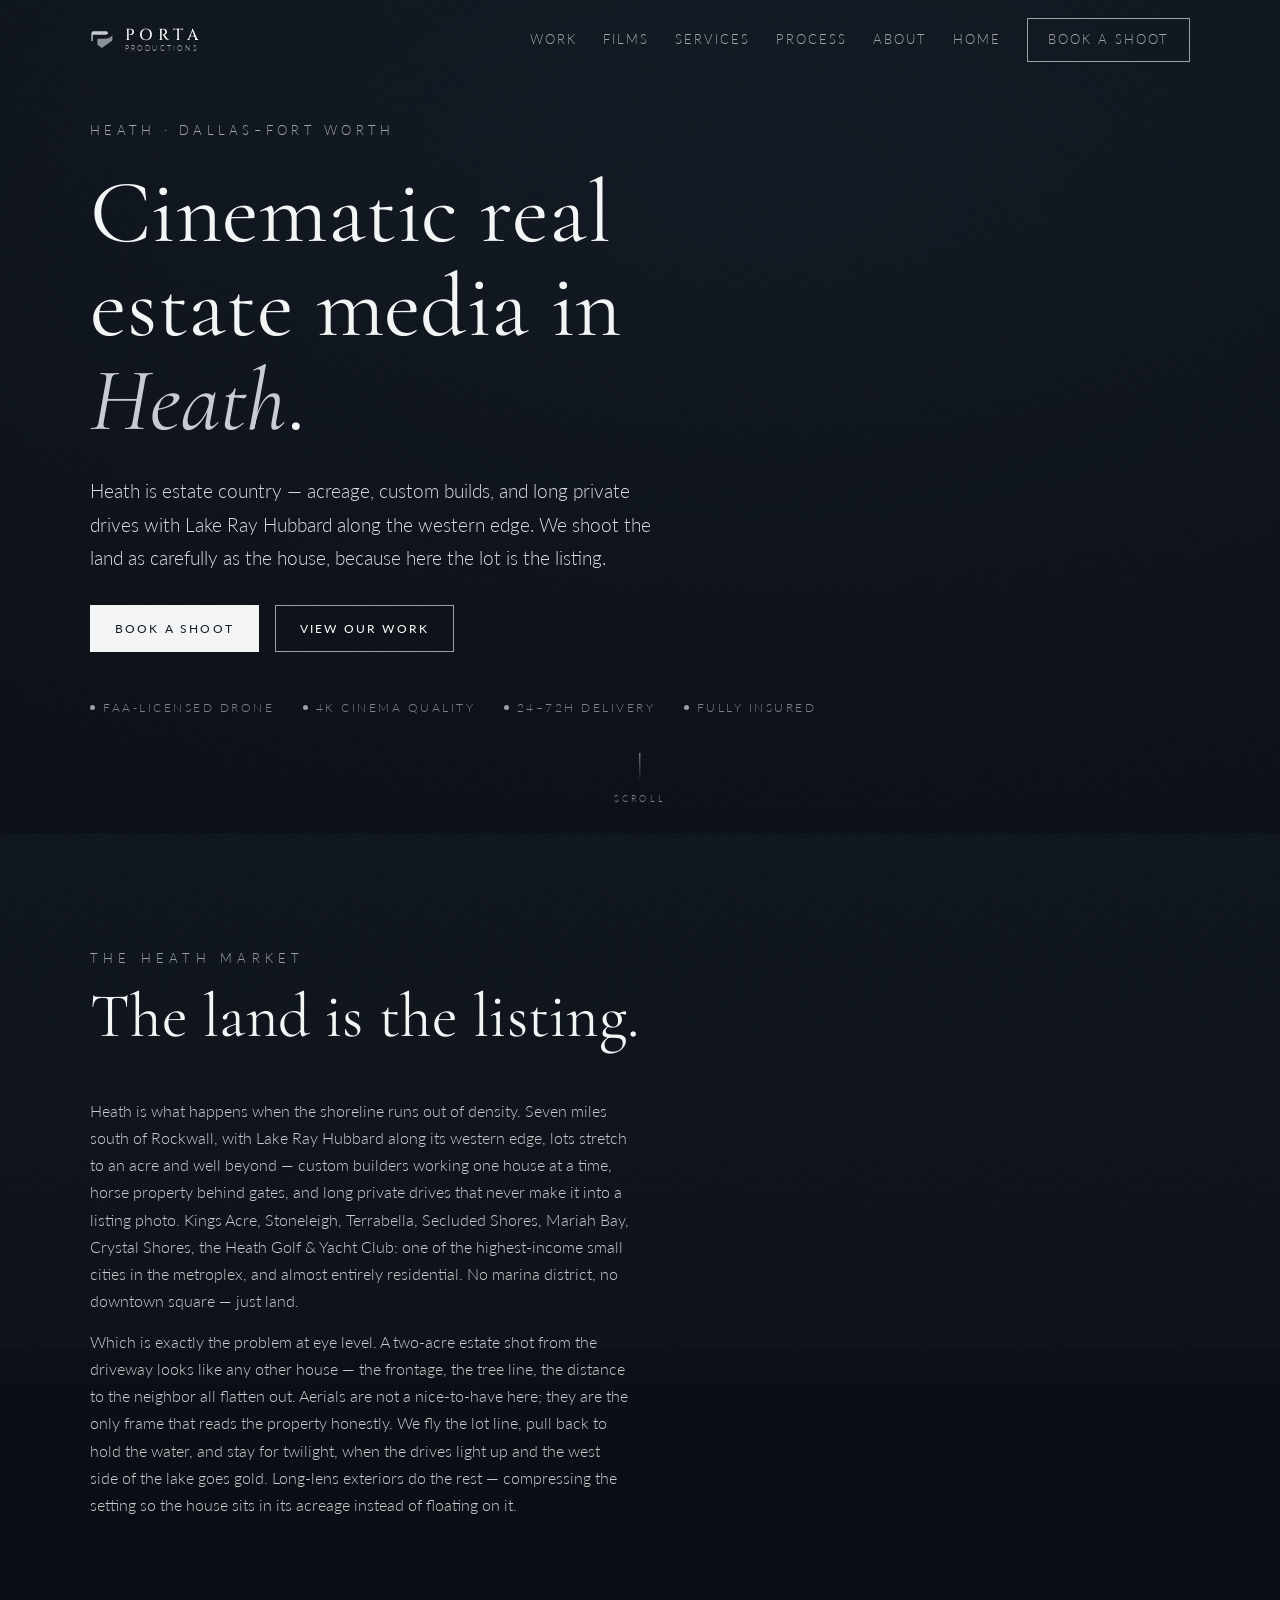
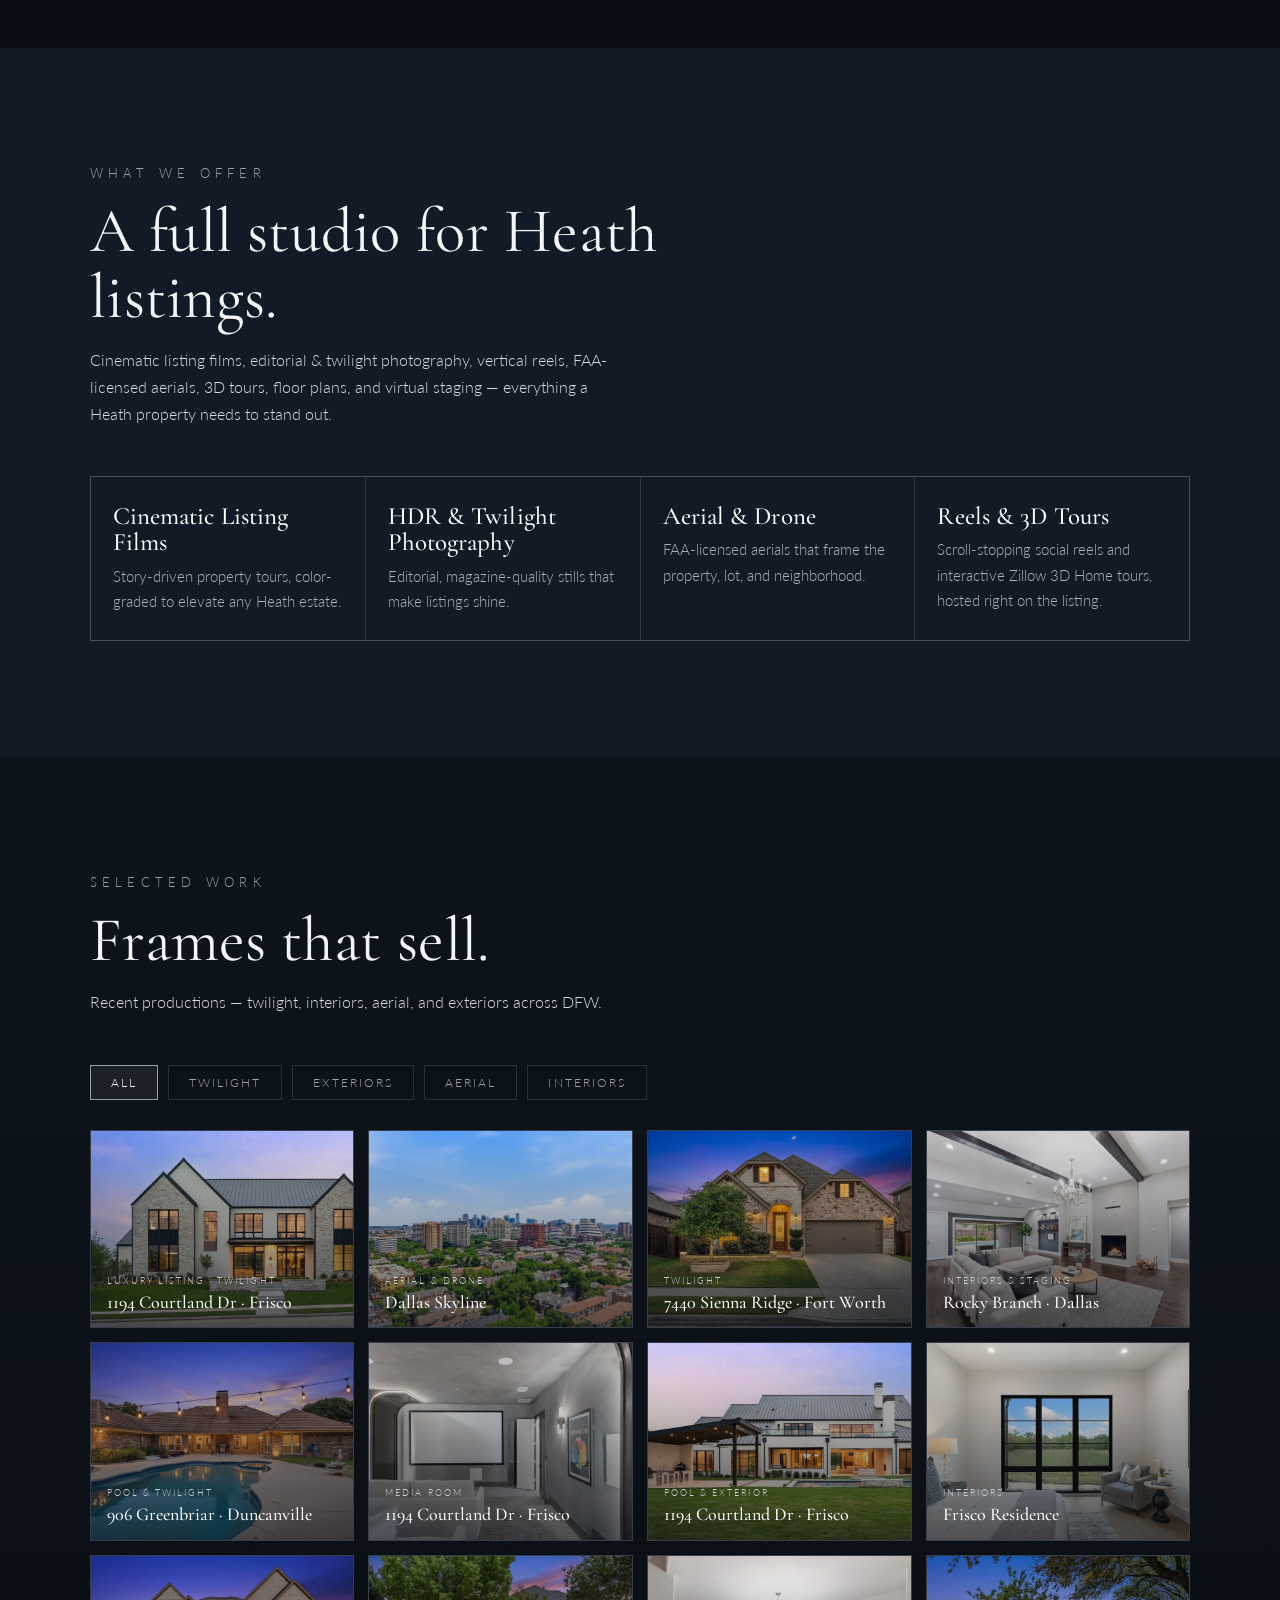
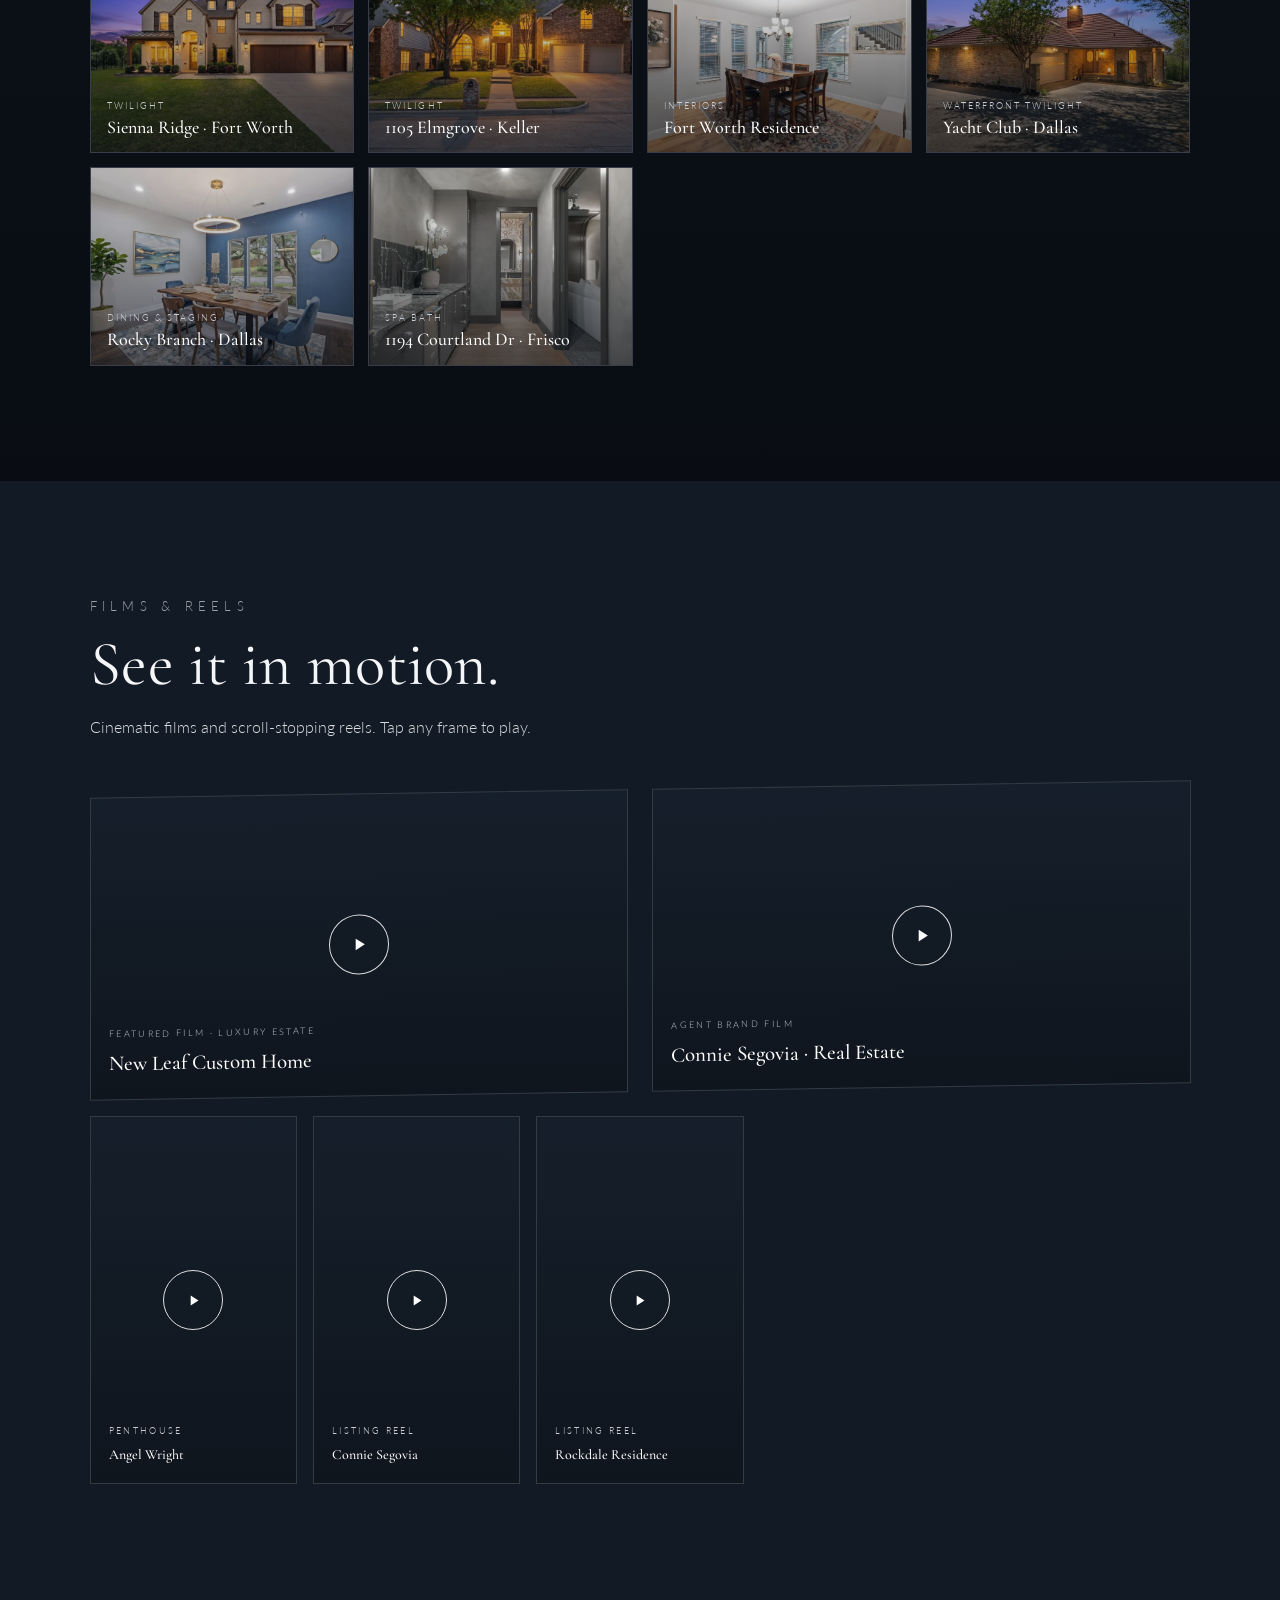
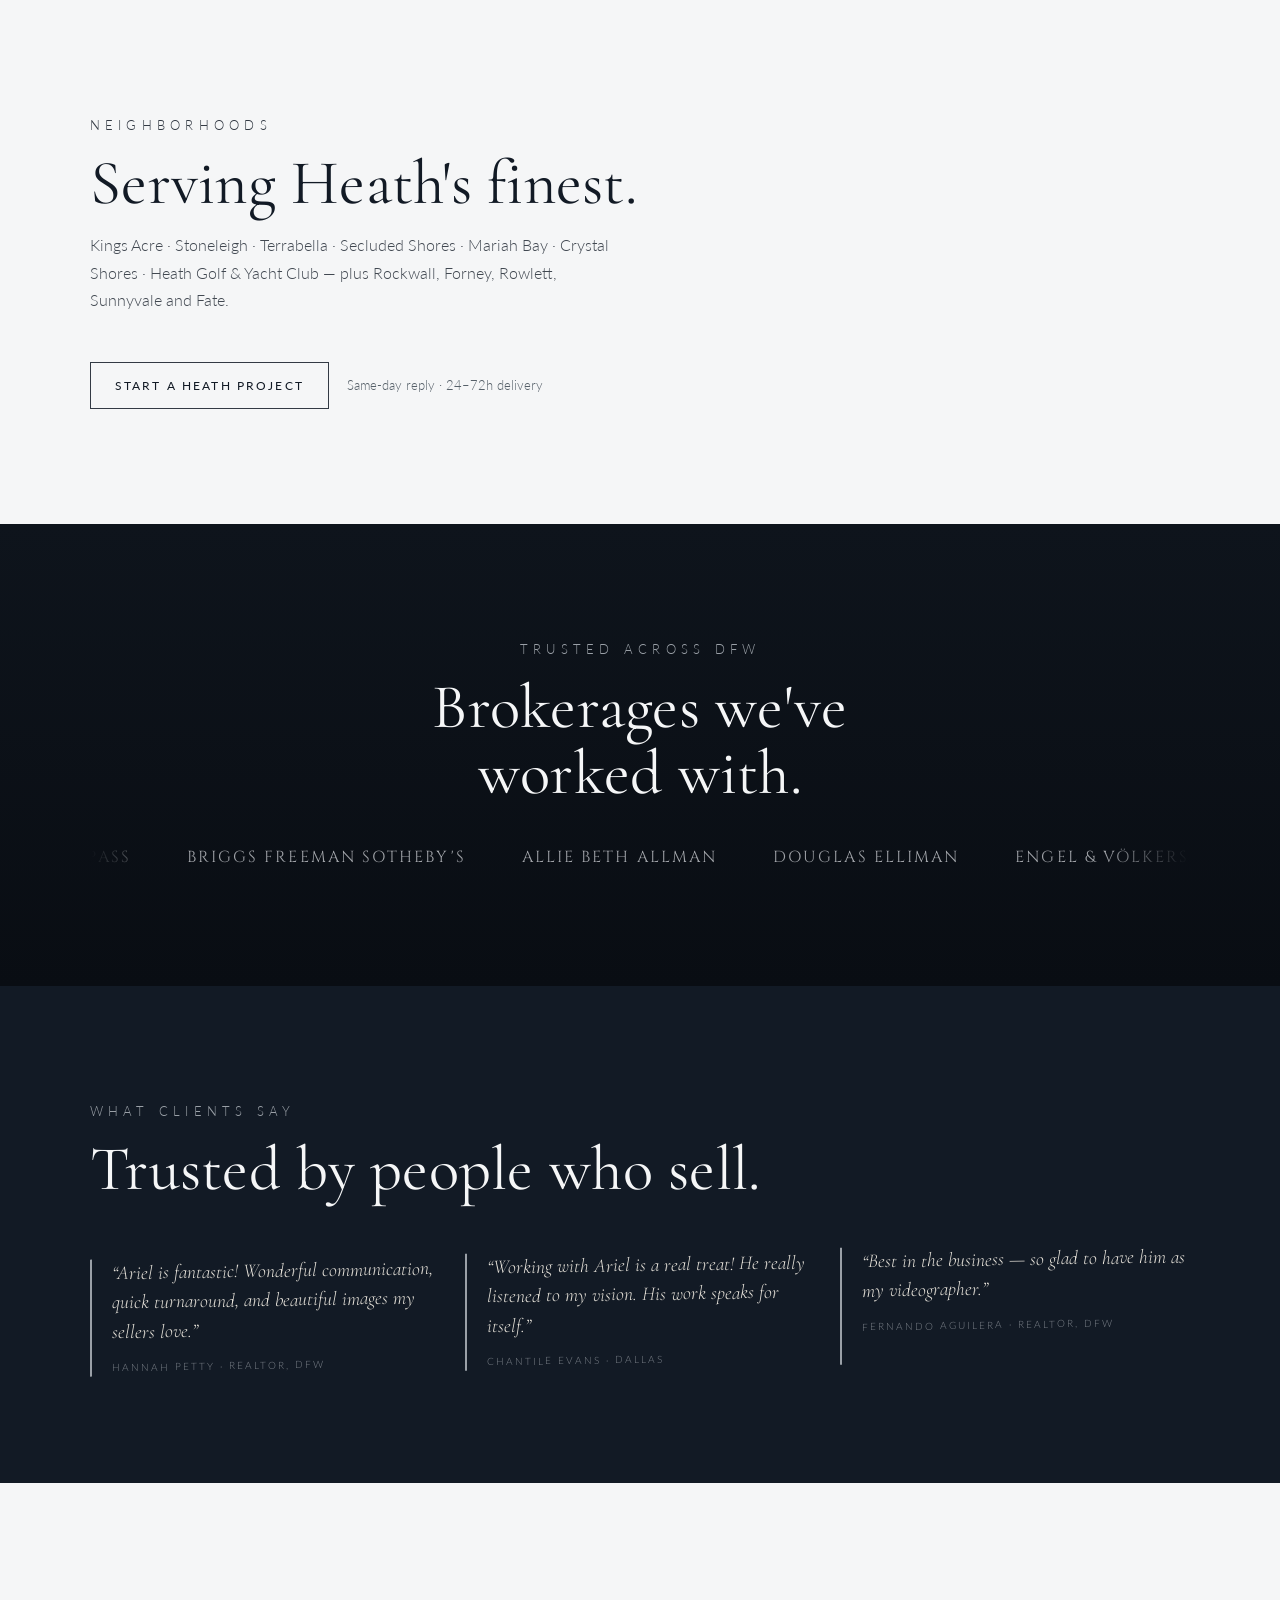
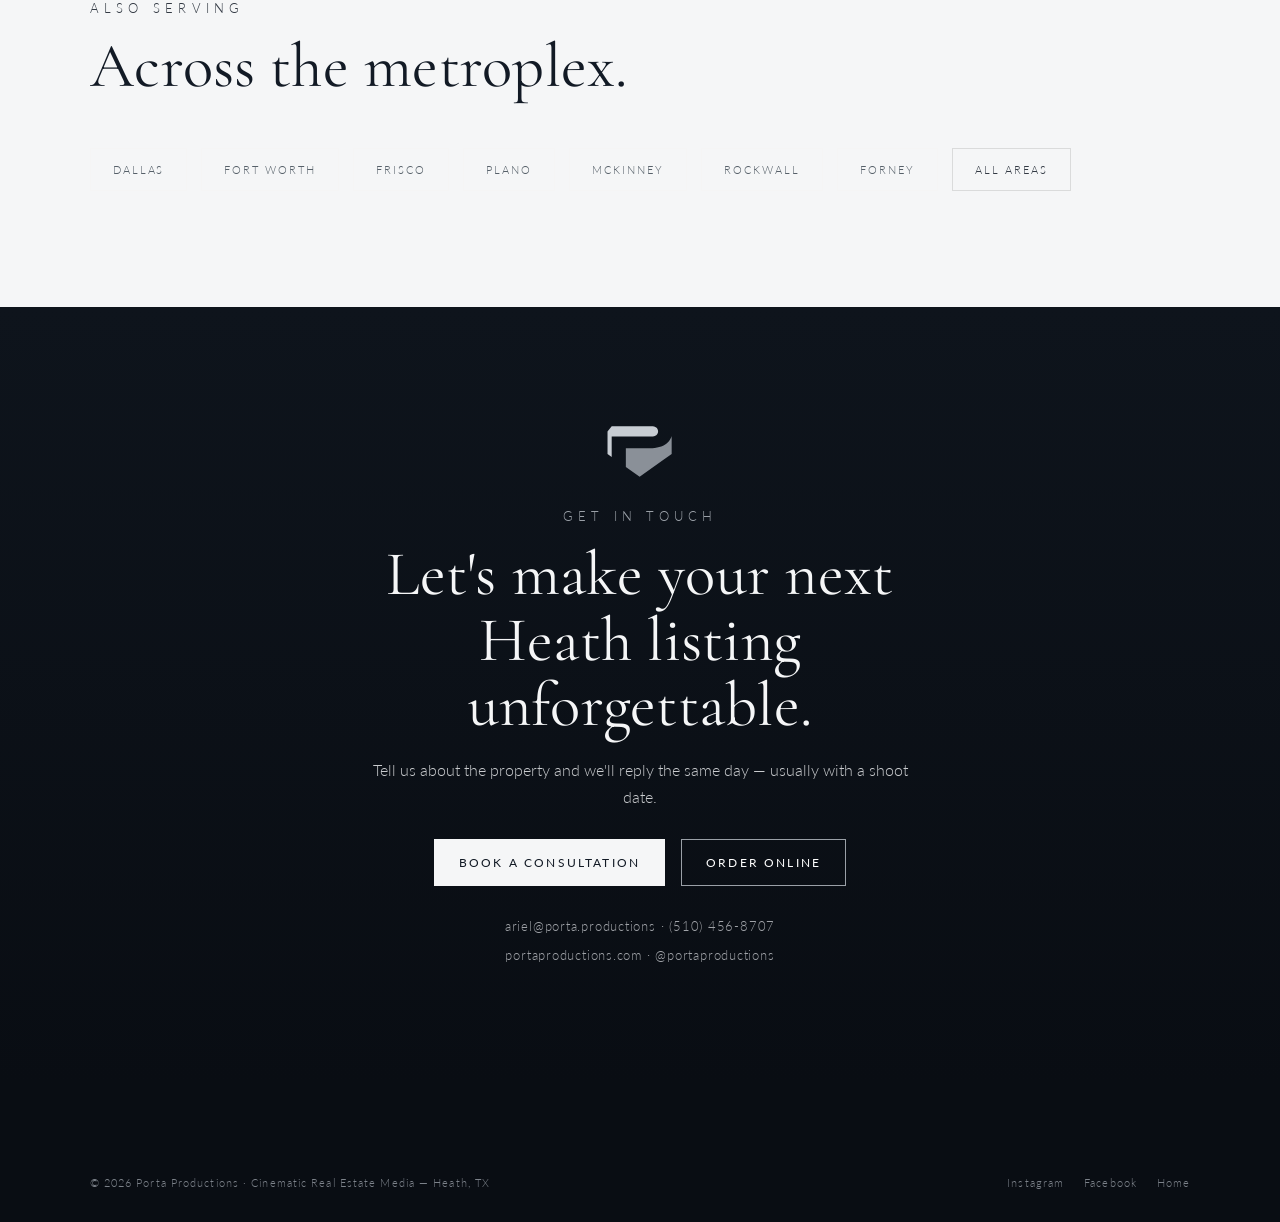
<file: heath/index.html>
<!DOCTYPE html>
<html lang="en">
<head>
<meta charset="utf-8">
<meta name="viewport" content="width=device-width, initial-scale=1.0, viewport-fit=cover">
<title>Real Estate Media in Heath | Porta Productions</title>
<meta name="description" content="Cinematic real estate &amp; brand media in Heath, TX — acreage estate films, HDR &amp; aerial photography, reels and 3D tours. 24–72 hour delivery from Porta Productions.">
<meta name="theme-color" content="#121A25">
<!-- Google Analytics 4 — 'Porta Productions Website' stream (property: Porta Properties). -->
<script>
  window.GA_ID='G-FR7EHQE53F';
  window.dataLayer=window.dataLayer||[];function gtag(){dataLayer.push(arguments);}
  if(!/XXXXXXXX/.test(window.GA_ID)){
    var gs=document.createElement('script');gs.async=true;gs.src='https://www.googletagmanager.com/gtag/js?id='+window.GA_ID;document.head.appendChild(gs);
    gtag('js',new Date());gtag('config',window.GA_ID);
  }
  window.track=function(name,params){try{if(!/XXXXXXXX/.test(window.GA_ID))gtag('event',name,params||{});}catch(e){}};
</script>
<link rel="canonical" href="https://portaproductions.com/heath/">
<meta property="og:type" content="website">
<meta property="og:url" content="https://portaproductions.com/heath/">
<meta property="og:site_name" content="Porta Productions">
<meta property="og:title" content="Real Estate Media in Heath | Porta Productions">
<meta property="og:description" content="Cinematic real estate &amp; brand media in Heath, TX — acreage estate films, HDR &amp; aerial photography, reels and 3D tours. 24–72 hour delivery from Porta Productions.">
<meta property="og:image" content="https://portaproductions.com/assets/og-image.jpg">
<meta name="twitter:card" content="summary_large_image">
<meta name="twitter:title" content="Real Estate Media in Heath | Porta Productions">
<meta name="twitter:description" content="Cinematic real estate &amp; brand media in Heath, TX — acreage estate films, HDR &amp; aerial photography, reels and 3D tours. 24–72 hour delivery from Porta Productions.">
<meta name="twitter:image" content="https://portaproductions.com/assets/og-image.jpg">
<link rel="preconnect" href="https://fonts.googleapis.com"><link rel="preconnect" href="https://fonts.gstatic.com" crossorigin>
<link rel="preload" as="style" href="https://fonts.googleapis.com/css2?family=Cinzel:wght@400;500&family=Cormorant+Garamond:ital,wght@0,400;0,500;1,400&family=Lato:wght@300;400&display=swap">
<link rel="stylesheet" href="https://fonts.googleapis.com/css2?family=Cinzel:wght@400;500&family=Cormorant+Garamond:ital,wght@0,400;0,500;1,400&family=Lato:wght@300;400&display=swap" media="print" onload="this.media='all';this.onload=null">
<noscript><link rel="stylesheet" href="https://fonts.googleapis.com/css2?family=Cinzel:wght@400;500&family=Cormorant+Garamond:ital,wght@0,400;0,500;1,400&family=Lato:wght@300;400&display=swap"></noscript>
<style>
  :root{
    --navy:#121A25;--navy-2:#0E141C;--navy-3:#090D13;
    --steel:#414851;--silver:#7C828A;--platinum:#A0A3A8;
    --paper:#F5F6F7;--paper-2:#E7E9EC;--accent:#9AA0A7;--hi:#C8CDD3;
    --line:rgba(244,240,233,.13);--line-d:rgba(27,26,23,.12);
    --caps:"Cinzel",serif;--serif:"Cormorant Garamond",serif;--sans:"Lato",sans-serif;
    --pad:clamp(22px,7vw,120px);
  }
  *{margin:0;padding:0;box-sizing:border-box;}
  html{scroll-behavior:smooth;}
  body{background:var(--navy);color:var(--paper);font-family:var(--sans);font-weight:300;line-height:1.75;-webkit-font-smoothing:antialiased;overflow-x:hidden;}
  a{color:inherit;text-decoration:none;}
  img{max-width:100%;display:block;}
  section{padding:clamp(70px,9vw,130px) var(--pad);position:relative;}
  .paper{background:var(--paper);color:var(--navy);--steel:#333A44;--silver:#566069;--platinum:#566069;}
  .darker{background:linear-gradient(180deg,var(--navy-2),var(--navy-3));}

  h1,h2,h3,h4{font-family:var(--serif);font-weight:400;line-height:1.05;letter-spacing:.004em;}
  h1{font-size:clamp(46px,7vw,98px);}
  h2{font-size:clamp(34px,4.9vw,66px);}
  h3{font-size:clamp(21px,1.95vw,26px);font-weight:500;}
  .kicker{font-family:var(--sans);font-weight:300;letter-spacing:.42em;text-transform:uppercase;font-size:12.5px;color:var(--accent);}
  .paper .kicker{color:var(--steel);}
  p{font-size:clamp(15.5px,1.2vw,18px);color:#C9CBCE;max-width:60ch;}
  .paper p{color:var(--steel);}
  em{font-style:italic;color:var(--hi);}.paper em{color:var(--steel);}
  .rule{width:62px;height:1px;background:var(--accent);margin:22px 0;}
  .paper .rule{background:var(--steel);}
  .sec-head{max-width:760px;margin-bottom:48px;}
  .sec-head h2{margin-top:14px;}
  .sec-head p{margin-top:16px;}

  /* nav */
  header{position:fixed;top:0;left:0;right:0;z-index:80;display:flex;justify-content:space-between;align-items:center;
    padding:18px var(--pad);transition:background .4s,padding .4s,border-color .4s;border-bottom:1px solid transparent;}
  header.scrolled{background:rgba(14,20,28,.86);backdrop-filter:blur(12px);border-bottom:1px solid var(--line);padding:12px var(--pad);}
  .brand{display:flex;align-items:center;gap:11px;}
  .brand .wm{font-family:var(--caps);font-weight:500;letter-spacing:.3em;font-size:16px;color:#fff;display:inline-flex;flex-direction:column;line-height:1;}
  .brand .subwm{font-family:var(--sans);font-weight:300;letter-spacing:.34em;text-transform:uppercase;font-size:6.5px;color:var(--platinum);margin-top:3px;font-style:normal;}
  nav.links{display:flex;align-items:center;gap:26px;}
  nav.links a{font-family:var(--sans);font-weight:300;letter-spacing:.16em;text-transform:uppercase;font-size:12.5px;color:var(--platinum);transition:color .3s;}
  nav.links a:hover{color:#fff;}
  .btn{font-family:var(--sans);font-weight:400;letter-spacing:.18em;text-transform:uppercase;font-size:12px;padding:12px 24px;border:1px solid var(--accent);color:#fff;transition:.3s;cursor:pointer;display:inline-block;background:none;}
  .btn:hover{background:var(--accent);color:var(--navy);}
  .btn.solid{background:var(--paper);color:var(--navy);border-color:var(--paper);}
  .btn.solid:hover{background:var(--hi);border-color:var(--hi);}
  .navbtn{padding:10px 20px;}
  .burger{display:none;flex-direction:column;gap:5px;cursor:pointer;background:none;border:0;padding:6px;}
  .burger span{width:24px;height:1.5px;background:#fff;display:block;}
  @media(max-width:1080px){
    nav.links{position:fixed;inset:0;background:rgba(9,13,19,.97);flex-direction:column;justify-content:center;gap:26px;transform:translateX(100%);transition:transform .45s cubic-bezier(.6,0,.2,1);}
    nav.links.open{transform:none;}
    nav.links a{font-size:15px;}
    .burger{display:flex;z-index:81;}
  }

  /* hero */
  #hero{min-height:100vh;display:flex;flex-direction:column;justify-content:center;padding-top:120px;overflow:hidden;}
  #hero video,#hero .herobg{position:absolute;inset:0;width:100%;height:100%;object-fit:cover;z-index:-2;}
  #hero .herobg{background:radial-gradient(120% 100% at 60% 20%,#1C2737,var(--navy) 55%,var(--navy-3));z-index:-2;}
  #hero::after{content:"";position:absolute;inset:0;background:linear-gradient(180deg,rgba(9,13,19,.55),rgba(9,13,19,.78));z-index:-1;}
  #hero .badge{font-size:12.5px;letter-spacing:.34em;text-transform:uppercase;color:var(--platinum);margin-bottom:24px;}
  #hero h1{max-width:16ch;}
  #hero h1 em{color:var(--hi);}
  #hero .sub{margin:26px 0 30px;font-size:clamp(17px,1.5vw,21px);color:#D9DBDE;max-width:52ch;}
  #hero .cta{display:flex;gap:16px;flex-wrap:wrap;}
  #hero .trust{display:flex;gap:28px;flex-wrap:wrap;margin-top:46px;font-size:11.5px;letter-spacing:.22em;text-transform:uppercase;color:var(--silver);}
  #hero .trust span{display:flex;align-items:center;gap:8px;}
  #hero .trust span::before{content:"";width:5px;height:5px;background:var(--accent);border-radius:50%;}

  /* services */
  .svc-group{margin-bottom:40px;}
  .svc-group .gl{font-family:var(--sans);font-weight:300;letter-spacing:.3em;text-transform:uppercase;font-size:11px;color:var(--accent);margin-bottom:18px;}
  .svc-grid{display:grid;grid-template-columns:repeat(4,1fr);gap:1px;background:var(--line);border:1px solid var(--line);}
  .svc{background:var(--navy);padding:26px 22px;transition:background .35s;}
  .svc:hover{background:#16202C;}
  .svc h3{color:#fff;margin-bottom:8px;}
  .svc p{font-size:14.5px;color:#AEB1B5;}
  @media(max-width:980px){.svc-grid{grid-template-columns:1fr 1fr;}}
  @media(max-width:560px){.svc-grid{grid-template-columns:1fr;}}

  /* video facades */
  .films{display:grid;grid-template-columns:1fr 1fr;gap:24px;}
  @media(max-width:860px){.films{grid-template-columns:1fr;}}
  .reels{display:grid;grid-template-columns:repeat(5,1fr);gap:16px;margin-top:24px;}
  @media(max-width:980px){.reels{grid-template-columns:repeat(2,1fr);}}
  .ytlite{position:relative;cursor:pointer;background-size:cover;background-position:center;overflow:hidden;border:1px solid var(--line);transition:transform .5s,box-shadow .5s;background-color:#16202C;}
  .ytlite:hover{transform:translateY(-4px);box-shadow:0 30px 60px -30px rgba(0,0,0,.7);}
  .ytlite.r169{aspect-ratio:16/9;}.ytlite.r916{aspect-ratio:9/16;}
  .ytlite::after{content:"";position:absolute;inset:0;background:linear-gradient(180deg,rgba(10,14,20,.05),rgba(10,14,20,.6));transition:.4s;}
  .ytlite:hover::after{background:linear-gradient(180deg,rgba(10,14,20,0),rgba(10,14,20,.5));}
  .ytlite .play{position:absolute;top:50%;left:50%;transform:translate(-50%,-50%);width:60px;height:60px;border-radius:50%;border:1.5px solid rgba(255,255,255,.85);display:flex;align-items:center;justify-content:center;z-index:2;transition:.4s;}
  .ytlite:hover .play{background:rgba(255,255,255,.14);transform:translate(-50%,-50%) scale(1.08);}
  .ytlite .cap{position:absolute;left:0;right:0;bottom:0;padding:16px 18px;z-index:2;}
  .ytlite .cap .s{font-size:9px;letter-spacing:.26em;text-transform:uppercase;color:var(--hi);margin-bottom:4px;}
  .ytlite .cap .t{font-family:var(--serif);font-weight:500;font-size:21px;color:#fff;}
  .ytlite iframe{position:absolute;inset:0;width:100%;height:100%;border:0;z-index:5;}

  /* gallery */
  .filterbar{display:flex;gap:10px;flex-wrap:wrap;margin-bottom:30px;}
  .filterbar button{background:none;border:1px solid var(--line);color:var(--platinum);padding:10px 20px;font-family:var(--sans);font-weight:300;letter-spacing:.18em;text-transform:uppercase;font-size:11.5px;cursor:pointer;transition:.3s;}
  .filterbar button.active,.filterbar button:hover{border-color:var(--accent);color:#fff;background:rgba(154,160,167,.1);}
  .gal{display:grid;grid-template-columns:repeat(4,1fr);gap:14px;}
  @media(max-width:980px){.gal{grid-template-columns:repeat(2,1fr);}}
  @media(max-width:520px){.gal{grid-template-columns:1fr;}}
  .tile{position:relative;aspect-ratio:4/3;overflow:hidden;background:#16202C;border:1px solid var(--line);}
  .tile img{width:100%;height:100%;object-fit:cover;transition:transform .8s cubic-bezier(.2,.7,.2,1),opacity .6s;opacity:0;}
  .tile img.loaded{opacity:1;}
  .tile:hover img{transform:scale(1.07);}
  .tile::after{content:"";position:absolute;inset:0;background:linear-gradient(180deg,rgba(10,14,20,.02),rgba(10,14,20,.62));pointer-events:none;}
  .tile .meta{position:absolute;left:0;right:0;bottom:0;padding:14px 16px;z-index:2;}
  .tile .meta .c{font-size:8.5px;letter-spacing:.24em;text-transform:uppercase;color:var(--hi);margin-bottom:3px;}
  .tile .meta .n{font-family:var(--serif);font-weight:500;font-size:18px;color:#fff;line-height:1.2;}
  .tile.hide{display:none;}
  .tile.feat{grid-column:span 2;grid-row:span 2;aspect-ratio:auto;}
  @media(max-width:520px){.tile.feat{grid-column:span 1;grid-row:span 1;aspect-ratio:4/3;}}

  /* process */
  .steps{display:grid;grid-template-columns:repeat(4,1fr);gap:0;}
  @media(max-width:860px){.steps{grid-template-columns:1fr 1fr;}}
  .step{padding:26px 22px 30px;border-top:1px solid var(--line-d);}
  .step .no{font-family:var(--caps);font-size:13px;color:var(--accent);}
  .step h3{color:var(--navy);margin:8px 0;}
  .step p{font-size:14.5px;color:var(--steel);}
  .step .tag{font-size:9px;letter-spacing:.24em;text-transform:uppercase;color:var(--silver);margin-top:12px;}

  /* why */
  .why-grid{display:grid;grid-template-columns:repeat(3,1fr);gap:1px;background:var(--line);border:1px solid var(--line);}
  @media(max-width:860px){.why-grid{grid-template-columns:1fr;}}
  .why{background:var(--navy-2);padding:30px 26px;}
  .why h3{color:#fff;margin-bottom:8px;}
  .why p{font-size:14.5px;color:#AEB1B5;}

  /* about + stats */
  .about-wrap{display:grid;grid-template-columns:1.1fr .9fr;gap:60px;align-items:center;}
  @media(max-width:900px){.about-wrap{grid-template-columns:1fr;gap:36px;}}
  .stats{display:grid;grid-template-columns:1fr 1fr;gap:1px;background:var(--line-d);border:1px solid var(--line-d);}
  .stat{background:var(--paper);padding:28px 24px;}
  .stat .num{font-family:var(--serif);font-size:clamp(34px,4vw,52px);color:var(--navy);line-height:1;}
  .stat .lab{font-size:10px;letter-spacing:.24em;text-transform:uppercase;color:var(--silver);margin-top:8px;}

  /* reviews */
  .rev-grid{display:grid;grid-template-columns:repeat(3,1fr);gap:24px;}
  @media(max-width:860px){.rev-grid{grid-template-columns:1fr;}}
  .quote{border-left:2px solid var(--accent);padding-left:20px;}
  .quote p{font-family:var(--serif);font-size:19.5px;font-style:italic;color:#E4E0D8;line-height:1.5;}
  .quote .by{font-size:10px;letter-spacing:.2em;text-transform:uppercase;color:var(--silver);margin-top:12px;}

  /* marquee */
  .marquee{overflow:hidden;-webkit-mask-image:linear-gradient(90deg,transparent,#000 8%,#000 92%,transparent);mask-image:linear-gradient(90deg,transparent,#000 8%,#000 92%,transparent);}
  .track{display:flex;gap:56px;width:max-content;animation:scrollx 40s linear infinite;}
  .track span{font-family:var(--caps);letter-spacing:.13em;font-size:16px;color:var(--platinum);white-space:nowrap;}
  @keyframes scrollx{from{transform:translateX(0);}to{transform:translateX(-50%);}}

  /* faq */
  .faq{max-width:840px;}
  .qa{border-bottom:1px solid var(--line-d);}
  .qa button{width:100%;text-align:left;background:none;border:0;cursor:pointer;padding:20px 0;display:flex;justify-content:space-between;align-items:center;gap:20px;font-family:var(--serif);font-size:19px;color:var(--navy);}
  .qa .ans{max-height:0;overflow:hidden;transition:max-height .4s ease;}
  .qa .ans p{padding-bottom:20px;font-size:14px;}
  .qa .pm{font-family:var(--sans);font-weight:300;color:var(--accent);font-size:22px;transition:transform .3s;}
  .qa.open .pm{transform:rotate(45deg);}

  /* areas */
  .areas{display:flex;flex-wrap:wrap;gap:14px;margin-top:8px;}
  .areas a{border:1px solid var(--line);padding:11px 22px;font-size:11px;letter-spacing:.18em;text-transform:uppercase;color:var(--platinum);transition:.3s;}
  .areas a:hover{border-color:var(--accent);color:#fff;}

  /* contact */
  .contact-wrap{display:grid;grid-template-columns:1fr 1.1fr;gap:60px;align-items:start;}
  @media(max-width:900px){.contact-wrap{grid-template-columns:1fr;gap:40px;}}
  .contact-info .line{display:flex;flex-direction:column;gap:3px;margin-bottom:22px;}
  .contact-info .l{font-size:10px;letter-spacing:.26em;text-transform:uppercase;color:var(--accent);}
  .contact-info .v{font-family:var(--serif);font-size:21px;color:#fff;}
  form{display:grid;grid-template-columns:1fr 1fr;gap:16px;}
  form .full{grid-column:1/-1;}
  form input,form select,form textarea{width:100%;background:rgba(255,255,255,.03);border:1px solid var(--line);color:#fff;padding:13px 14px;font-family:var(--sans);font-weight:300;font-size:14px;}
  form input::placeholder,form textarea::placeholder{color:var(--silver);}
  form select{color:var(--platinum);}
  form textarea{min-height:110px;resize:vertical;}
  form .full .btn{width:auto;}

  /* footer */
  footer{background:var(--navy-3);padding:64px var(--pad) 30px;}
  .foot-grid{display:grid;grid-template-columns:1.4fr 1fr 1fr 1fr;gap:40px;border-bottom:1px solid var(--line);padding-bottom:40px;}
  @media(max-width:860px){.foot-grid{grid-template-columns:1fr 1fr;gap:30px;}}
  .foot-grid h5{font-family:var(--sans);font-weight:300;letter-spacing:.24em;text-transform:uppercase;font-size:10px;color:var(--accent);margin-bottom:16px;}
  .foot-grid a{display:block;font-size:13px;color:var(--platinum);margin-bottom:9px;transition:.3s;}
  .foot-grid a:hover{color:#fff;}
  .foot-grid .blurb{font-size:13px;color:var(--silver);max-width:34ch;margin-top:14px;}
  .foot-bottom{display:flex;justify-content:space-between;align-items:center;padding-top:24px;font-size:11px;letter-spacing:.1em;color:var(--silver);flex-wrap:wrap;gap:12px;}

  /* logo wall */
  .logowall{display:grid;grid-template-columns:repeat(6,1fr);gap:1px;background:var(--line-d);border:1px solid var(--line-d);max-width:1120px;margin:0 auto;}
  @media(max-width:900px){.logowall{grid-template-columns:repeat(3,1fr);}}
  @media(max-width:520px){.logowall{grid-template-columns:repeat(2,1fr);}}
  .lw{background:var(--paper);aspect-ratio:5/3;display:flex;align-items:center;justify-content:center;padding:16px;position:relative;}
  .lw span{position:absolute;inset:0;display:flex;align-items:center;justify-content:center;text-align:center;font-family:var(--caps);font-weight:500;font-size:13px;letter-spacing:.05em;color:#3F4853;padding:0 12px;line-height:1.25;transition:.3s;}
  .lw:hover span{color:var(--navy);}
  .lw img{max-height:40px;max-width:78%;object-fit:contain;filter:grayscale(1) brightness(.35);opacity:.82;transition:.35s;}
  .lw:hover img{filter:grayscale(1) brightness(.12);opacity:1;}
  /* instagram */
  .ig{display:grid;grid-template-columns:repeat(6,1fr);gap:10px;}
  @media(max-width:900px){.ig{grid-template-columns:repeat(3,1fr);}}
  .igt{aspect-ratio:1;overflow:hidden;position:relative;border:1px solid var(--line);display:block;background:#16202C;}
  .igt img{width:100%;height:100%;object-fit:cover;transition:transform .6s,opacity .4s;opacity:.9;}
  .igt:hover img{transform:scale(1.07);opacity:1;}
  .igt .ico{position:absolute;top:10px;right:10px;width:18px;height:18px;border:1.5px solid rgba(255,255,255,.7);border-radius:5px;z-index:2;}
  .reveal{opacity:0;transform:translateY(28px);transition:opacity .5s cubic-bezier(.2,.7,.2,1),transform .5s cubic-bezier(.2,.7,.2,1);}
  .reveal.in{opacity:1;transform:none;}
  .d1{transition-delay:.07s;}.d2{transition-delay:.15s;}.d3{transition-delay:.23s;}.d4{transition-delay:.31s;}.d5{transition-delay:.39s;}.d6{transition-delay:.47s;}
  .toplink{position:fixed;bottom:22px;right:22px;z-index:70;width:44px;height:44px;border:1px solid var(--accent);border-radius:50%;display:flex;align-items:center;justify-content:center;background:rgba(14,20,28,.8);backdrop-filter:blur(6px);opacity:0;pointer-events:none;transition:.4s;color:#fff;}
  .toplink.show{opacity:1;pointer-events:auto;}
</style>
<script type="application/ld+json">
{
 "@context": "https://schema.org",
 "@type": "Service",
 "serviceType": "Real estate photography and videography",
 "name": "Real Estate Video & Photography in Heath, TX",
 "url": "https://portaproductions.com/heath/",
 "areaServed": {
  "@type": "City",
  "name": "Heath",
  "address": {
   "@type": "PostalAddress",
   "addressRegion": "TX",
   "addressCountry": "US"
  }
 },
 "provider": {
  "@type": [
   "LocalBusiness",
   "ProfessionalService"
  ],
      "@id": "https://portaproductions.com/#business",
  "name": "Porta Productions",
  "url": "https://portaproductions.com/",
  "telephone": "+1-510-456-8707",
  "email": "ariel@porta.productions",
  "image": "https://portaproductions.com/assets/og-image.jpg"
 }
}
</script>
<script type="application/ld+json">
{
 "@context": "https://schema.org",
 "@type": "BreadcrumbList",
 "itemListElement": [
  {
   "@type": "ListItem",
   "position": 1,
   "name": "Home",
   "item": "https://portaproductions.com/"
  },
  {
   "@type": "ListItem",
   "position": 2,
   "name": "Heath",
   "item": "https://portaproductions.com/heath/"
  }
 ]
}
</script>
<link rel="stylesheet" href="/assets/motion.css?v=5">
</head>
<body id="top">
<header id="header">
  <a class="brand" href="../index.html"><svg width="24" height="19" viewBox="219 116 62 50" fill="none"><path fill="#C8CDD3" d="M222.0 143.5 L225.6 146.1 L225.6 128.6 L259.6 128.6 C261.5 128.6 263.0 128.2 264.0 127.4 C265.0 126.5 265.6 125.4 265.6 124.1 C265.6 122.7 265.0 121.6 264.0 120.8 C263.0 120.0 261.5 119.6 259.6 119.6 L225.6 119.6 L222.0 124.1 Z"/><path fill="#8A9098" d="M272.7 134.7 C271.1 135.9 269.0 136.9 266.6 137.6 C264.2 138.3 261.5 138.7 258.4 138.7 L237.8 138.7 L237.8 154.7 L249.7 163.2 L277.3 143.5 L277.3 128.1 C277.1 128.8 276.9 129.5 276.5 130.1 C275.7 131.9 274.4 133.4 272.7 134.7 Z"/></svg><span class="wm">PORTA<i class="subwm">Productions</i></span></a>
  <nav class="links" id="navlinks">
    <a href="#gallery">Work</a><a href="#work">Films</a><a href="../index.html#services">Services</a>
    <a href="../index.html#process">Process</a><a href="../index.html#about">About</a><a href="../index.html">Home</a>
    <a class="btn navbtn" href="#contact">Book a Shoot</a>
  </nav>
  <button class="burger" id="burger" aria-label="Menu"><span></span><span></span><span></span></button>
</header>

<section id="hero" style="min-height:88vh;">
  <div class="herobg"></div>
  <div class="reveal in">
    <div class="badge">Heath · Dallas–Fort Worth</div>
    <h1>Cinematic real estate media in <em>Heath</em>.</h1>
    <p class="sub">Heath is estate country — acreage, custom builds, and long private drives with Lake Ray Hubbard along the western edge. We shoot the land as carefully as the house, because here the lot is the listing.</p>
    <div class="cta"><a class="btn solid" href="#contact">Book a Shoot</a><a class="btn" href="#gallery">View Our Work</a></div>
    <div class="trust"><span>FAA-Licensed Drone</span><span>4K Cinema Quality</span><span>24–72h Delivery</span><span>Fully Insured</span></div>
  </div>
</section>

<section class="darker">
  <div class="sec-head reveal"><div class="kicker">The Heath Market</div><h2>The land is the listing.</h2></div>
  <p class="reveal d1" style="margin-bottom:14px;">Heath is what happens when the shoreline runs out of density. Seven miles south of Rockwall, with Lake Ray Hubbard along its western edge, lots stretch to an acre and well beyond — custom builders working one house at a time, horse property behind gates, and long private drives that never make it into a listing photo. Kings Acre, Stoneleigh, Terrabella, Secluded Shores, Mariah Bay, Crystal Shores, the Heath Golf &amp; Yacht Club: one of the highest-income small cities in the metroplex, and almost entirely residential. No marina district, no downtown square — just land.</p>
  <p class="reveal d2" style="margin-bottom:14px;">Which is exactly the problem at eye level. A two-acre estate shot from the driveway looks like any other house — the frontage, the tree line, the distance to the neighbor all flatten out. Aerials are not a nice-to-have here; they are the only frame that reads the property honestly. We fly the lot line, pull back to hold the water, and stay for twilight, when the drives light up and the west side of the lake goes gold. Long-lens exteriors do the rest — compressing the setting so the house sits in its acreage instead of floating on it.</p>
</section>

<section>
  <div class="sec-head reveal"><div class="kicker">What We Offer</div><h2>A full studio for Heath listings.</h2><p>Cinematic listing films, editorial &amp; twilight photography, vertical reels, FAA-licensed aerials, 3D tours, floor plans, and virtual staging — everything a Heath property needs to stand out.</p></div>
  <div class="svc-grid">
    <div class="svc"><h3>Cinematic Listing Films</h3><p>Story-driven property tours, color-graded to elevate any Heath estate.</p></div>
    <div class="svc"><h3>HDR &amp; Twilight Photography</h3><p>Editorial, magazine-quality stills that make listings shine.</p></div>
    <div class="svc"><h3>Aerial &amp; Drone</h3><p>FAA-licensed aerials that frame the property, lot, and neighborhood.</p></div>
    <div class="svc"><h3>Reels &amp; 3D Tours</h3><p>Scroll-stopping social reels and interactive Zillow 3D Home tours, hosted right on the listing.</p></div>
  </div>
</section>

<section id="gallery" class="darker">
  <div class="sec-head reveal"><div class="kicker">Selected Work</div><h2>Frames that sell.</h2><p>Recent productions — twilight, interiors, aerial, and exteriors across DFW.</p></div>
  <div class="filterbar reveal d1">
    <button class="active" data-filter="all">All</button><button data-filter="twilight">Twilight</button><button data-filter="exteriors">Exteriors</button><button data-filter="aerial">Aerial</button><button data-filter="interiors">Interiors</button>
  </div>
  <div class="gal reveal d1">
    <a class="tile" data-cat="twilight" href="#contact"><picture><source type="image/webp" srcset="/assets/work-1-800.webp 800w, /assets/work-1.webp 1400w" sizes="(max-width:520px) 100vw, (max-width:980px) 50vw, 25vw"><img loading="lazy" onload="this.classList.add('loaded')" src="/assets/work-1.jpg" alt="1194 Courtland Dr · Frisco" width="1400" height="1228"></picture><div class="meta"><div class="c">Luxury Listing · Twilight</div><div class="n">1194 Courtland Dr · Frisco</div></div></a>
    <a class="tile" data-cat="aerial" href="#contact"><picture><source type="image/webp" srcset="/assets/work-2-800.webp 800w, /assets/work-2.webp 1400w" sizes="(max-width:520px) 100vw, (max-width:980px) 50vw, 25vw"><img loading="lazy" onload="this.classList.add('loaded')" src="/assets/work-2.jpg" alt="Dallas Skyline" width="1300" height="731"></picture><div class="meta"><div class="c">Aerial &amp; Drone</div><div class="n">Dallas Skyline</div></div></a>
    <a class="tile" data-cat="twilight" href="#contact"><picture><source type="image/webp" srcset="/assets/work-3-800.webp 800w, /assets/work-3.webp 1400w" sizes="(max-width:520px) 100vw, (max-width:980px) 50vw, 25vw"><img loading="lazy" onload="this.classList.add('loaded')" src="/assets/work-3.jpg" alt="7440 Sienna Ridge · Fort Worth" width="1100" height="733"></picture><div class="meta"><div class="c">Twilight</div><div class="n">7440 Sienna Ridge · Fort Worth</div></div></a>
    <a class="tile" data-cat="interiors" href="#contact"><picture><source type="image/webp" srcset="/assets/work-4-800.webp 800w, /assets/work-4.webp 1400w" sizes="(max-width:520px) 100vw, (max-width:980px) 50vw, 25vw"><img loading="lazy" onload="this.classList.add('loaded')" src="/assets/work-4.jpg" alt="Rocky Branch · Dallas" width="1100" height="738"></picture><div class="meta"><div class="c">Interiors &amp; Staging</div><div class="n">Rocky Branch · Dallas</div></div></a>
    <a class="tile" data-cat="twilight" href="#contact"><picture><source type="image/webp" srcset="/assets/work-5-800.webp 800w, /assets/work-5.webp 1400w" sizes="(max-width:520px) 100vw, (max-width:980px) 50vw, 25vw"><img loading="lazy" onload="this.classList.add('loaded')" src="/assets/work-5.jpg" alt="906 Greenbriar · Duncanville" width="1100" height="738"></picture><div class="meta"><div class="c">Pool &amp; Twilight</div><div class="n">906 Greenbriar · Duncanville</div></div></a>
    <a class="tile" data-cat="interiors" href="#contact"><picture><source type="image/webp" srcset="/assets/work-6-800.webp 800w, /assets/work-6.webp 1400w" sizes="(max-width:520px) 100vw, (max-width:980px) 50vw, 25vw"><img loading="lazy" onload="this.classList.add('loaded')" src="/assets/work-6.jpg" alt="1194 Courtland Dr · Frisco" width="1300" height="867"></picture><div class="meta"><div class="c">Media Room</div><div class="n">1194 Courtland Dr · Frisco</div></div></a>
    <a class="tile" data-cat="exteriors" href="#contact"><picture><source type="image/webp" srcset="/assets/work-7-800.webp 800w, /assets/work-7.webp 1400w" sizes="(max-width:520px) 100vw, (max-width:980px) 50vw, 25vw"><img loading="lazy" onload="this.classList.add('loaded')" src="/assets/work-7.jpg" alt="1194 Courtland Dr · Frisco" width="1300" height="1140"></picture><div class="meta"><div class="c">Pool &amp; Exterior</div><div class="n">1194 Courtland Dr · Frisco</div></div></a>
    <a class="tile" data-cat="interiors" href="#contact"><picture><source type="image/webp" srcset="/assets/work-8-800.webp 800w, /assets/work-8.webp 1400w" sizes="(max-width:520px) 100vw, (max-width:980px) 50vw, 25vw"><img loading="lazy" onload="this.classList.add('loaded')" src="/assets/work-8.jpg" alt="Frisco Residence" width="1100" height="733"></picture><div class="meta"><div class="c">Interiors</div><div class="n">Frisco Residence</div></div></a>
    <a class="tile" data-cat="twilight" href="#contact"><picture><source type="image/webp" srcset="/assets/work-9-800.webp 800w, /assets/work-9.webp 1400w" sizes="(max-width:520px) 100vw, (max-width:980px) 50vw, 25vw"><img loading="lazy" onload="this.classList.add('loaded')" src="/assets/work-9.jpg" alt="Sienna Ridge · Fort Worth" width="1300" height="872"></picture><div class="meta"><div class="c">Twilight</div><div class="n">Sienna Ridge · Fort Worth</div></div></a>
    <a class="tile" data-cat="twilight" href="#contact"><picture><source type="image/webp" srcset="/assets/work-10-800.webp 800w, /assets/work-10.webp 1400w" sizes="(max-width:520px) 100vw, (max-width:980px) 50vw, 25vw"><img loading="lazy" onload="this.classList.add('loaded')" src="/assets/work-10.jpg" alt="1105 Elmgrove · Keller" width="1300" height="872"></picture><div class="meta"><div class="c">Twilight</div><div class="n">1105 Elmgrove · Keller</div></div></a>
    <a class="tile" data-cat="interiors" href="#contact"><picture><source type="image/webp" srcset="/assets/work-11-800.webp 800w, /assets/work-11.webp 1400w" sizes="(max-width:520px) 100vw, (max-width:980px) 50vw, 25vw"><img loading="lazy" onload="this.classList.add('loaded')" src="/assets/work-11.jpg" alt="Fort Worth Residence" width="1100" height="733"></picture><div class="meta"><div class="c">Interiors</div><div class="n">Fort Worth Residence</div></div></a>
    <a class="tile" data-cat="twilight" href="#contact"><picture><source type="image/webp" srcset="/assets/work-12-800.webp 800w, /assets/work-12.webp 1400w" sizes="(max-width:520px) 100vw, (max-width:980px) 50vw, 25vw"><img loading="lazy" onload="this.classList.add('loaded')" src="/assets/work-12.jpg" alt="Yacht Club · Dallas" width="1100" height="738"></picture><div class="meta"><div class="c">Waterfront Twilight</div><div class="n">Yacht Club · Dallas</div></div></a>
    <a class="tile" data-cat="interiors" href="#contact"><picture><source type="image/webp" srcset="/assets/work-13-800.webp 800w, /assets/work-13.webp 1400w" sizes="(max-width:520px) 100vw, (max-width:980px) 50vw, 25vw"><img loading="lazy" onload="this.classList.add('loaded')" src="/assets/work-13.jpg" alt="Rocky Branch · Dallas" width="1300" height="872"></picture><div class="meta"><div class="c">Dining &amp; Staging</div><div class="n">Rocky Branch · Dallas</div></div></a>
    <a class="tile" data-cat="interiors" href="#contact"><picture><source type="image/webp" srcset="/assets/work-14-800.webp 800w, /assets/work-14.webp 1400w" sizes="(max-width:520px) 100vw, (max-width:980px) 50vw, 25vw"><img loading="lazy" onload="this.classList.add('loaded')" src="/assets/work-14.jpg" alt="1194 Courtland Dr · Frisco" width="1100" height="733"></picture><div class="meta"><div class="c">Spa Bath</div><div class="n">1194 Courtland Dr · Frisco</div></div></a>
  </div>
</section>

<section id="work">
  <div class="sec-head reveal"><div class="kicker">Films &amp; Reels</div><h2>See it in motion.</h2><p>Cinematic films and scroll-stopping reels. Tap any frame to play.</p></div>
  <div class="films"><div class="ytlite r169 reveal" data-id="dPvpCMJWE8A" style="background-image:url('https://i.ytimg.com/vi/dPvpCMJWE8A/maxresdefault.jpg');"><div class="play"><svg width="20" height="20" viewBox="0 0 24 24" fill="#fff"><path d="M8 5v14l11-7z"/></svg></div><div class="cap"><div class="s">Featured Film · Luxury Estate</div><div class="t">New Leaf Custom Home</div></div></div><div class="ytlite r169 reveal d2" data-id="-PvukHfp5Hk" style="background-image:url('https://i.ytimg.com/vi/-PvukHfp5Hk/maxresdefault.jpg');"><div class="play"><svg width="20" height="20" viewBox="0 0 24 24" fill="#fff"><path d="M8 5v14l11-7z"/></svg></div><div class="cap"><div class="s">Agent Brand Film</div><div class="t">Connie Segovia · Real Estate</div></div></div></div>
  <div class="reels"><div class="ytlite r916 reveal" data-id="KijvNpvXkVo" style="background-image:url('https://i.ytimg.com/vi/KijvNpvXkVo/maxresdefault.jpg');"><div class="play"><svg width="17" height="17" viewBox="0 0 24 24" fill="#fff"><path d="M8 5v14l11-7z"/></svg></div><div class="cap"><div class="s">Penthouse</div><div class="t" style="font-size:14px;">Angel Wright</div></div></div><div class="ytlite r916 reveal" data-id="yJ6qJhpGeGM" style="background-image:url('https://i.ytimg.com/vi/yJ6qJhpGeGM/maxresdefault.jpg');"><div class="play"><svg width="17" height="17" viewBox="0 0 24 24" fill="#fff"><path d="M8 5v14l11-7z"/></svg></div><div class="cap"><div class="s">Listing Reel</div><div class="t" style="font-size:14px;">Connie Segovia</div></div></div><div class="ytlite r916 reveal" data-id="YLHh6l5yHaU" style="background-image:url('https://i.ytimg.com/vi/YLHh6l5yHaU/maxresdefault.jpg');"><div class="play"><svg width="17" height="17" viewBox="0 0 24 24" fill="#fff"><path d="M8 5v14l11-7z"/></svg></div><div class="cap"><div class="s">Listing Reel</div><div class="t" style="font-size:14px;">Rockdale Residence</div></div></div></div>
</section>

<section class="paper">
  <div class="sec-head reveal"><div class="kicker">Neighborhoods</div><h2>Serving Heath's finest.</h2><p>Kings Acre · Stoneleigh · Terrabella · Secluded Shores · Mariah Bay · Crystal Shores · Heath Golf &amp; Yacht Club — plus Rockwall, Forney, Rowlett, Sunnyvale and Fate.</p></div>
  <div class="reveal d1" style="display:flex;gap:18px;flex-wrap:wrap;align-items:center;">
    <a class="btn" style="border-color:var(--steel);color:var(--navy);" href="#contact">Start a Heath Project</a>
    <span style="font-size:13px;color:var(--silver);">Same-day reply · 24–72h delivery</span>
  </div>
</section>

<section class="darker" style="text-align:center;">
  <div class="kicker reveal">Trusted Across DFW</div>
  <h2 class="reveal d1" style="margin:14px auto 36px;max-width:18ch;">Brokerages we've worked with.</h2>
  <div class="marquee reveal d2"><div class="track">
    <span>COMPASS</span><span>BRIGGS FREEMAN SOTHEBY'S</span><span>ALLIE BETH ALLMAN</span><span>DOUGLAS ELLIMAN</span><span>ENGEL &amp; VÖLKERS</span><span>THE AGENCY</span><span>EBBY HALLIDAY</span><span>COLDWELL BANKER</span><span>RE/MAX</span><span>eXp REALTY</span><span>ROGERS HEALY</span><span>CENTURY 21</span>
    <span>COMPASS</span><span>BRIGGS FREEMAN SOTHEBY'S</span><span>ALLIE BETH ALLMAN</span><span>DOUGLAS ELLIMAN</span><span>ENGEL &amp; VÖLKERS</span><span>THE AGENCY</span><span>EBBY HALLIDAY</span><span>COLDWELL BANKER</span><span>RE/MAX</span><span>eXp REALTY</span><span>ROGERS HEALY</span><span>CENTURY 21</span>
  </div></div>
</section>

<section>
  <div class="sec-head reveal"><div class="kicker">What Clients Say</div><h2>Trusted by people who sell.</h2></div>
  <div class="rev-grid">
    <div class="quote reveal"><p>“Ariel is fantastic! Wonderful communication, quick turnaround, and beautiful images my sellers love.”</p><div class="by">Hannah Petty · Realtor, DFW</div></div>
    <div class="quote reveal d1"><p>“Working with Ariel is a real treat! He really listened to my vision. His work speaks for itself.”</p><div class="by">Chantile Evans · Dallas</div></div>
    <div class="quote reveal d2"><p>“Best in the business — so glad to have him as my videographer.”</p><div class="by">Fernando Aguilera · Realtor, DFW</div></div>
  </div>
</section>

<section id="areas" class="paper">
  <div class="sec-head reveal"><div class="kicker">Also Serving</div><h2>Across the metroplex.</h2></div>
  <div class="areas reveal d1"><a href="../dallas/">Dallas</a><a href="../fort-worth/">Fort Worth</a><a href="../frisco/">Frisco</a><a href="../plano/">Plano</a><a href="../mckinney/">McKinney</a><a href="../rockwall/">Rockwall</a><a href="../forney/">Forney</a><a href="../index.html#areas" style="color:var(--steel);border-color:var(--line-d);">All Areas</a></div>
</section>

<section id="contact" class="darker" style="text-align:center;">
  <svg width="74" height="58" class="reveal" viewBox="219 116 62 50" fill="none"><path fill="#C8CDD3" d="M222.0 143.5 L225.6 146.1 L225.6 128.6 L259.6 128.6 C261.5 128.6 263.0 128.2 264.0 127.4 C265.0 126.5 265.6 125.4 265.6 124.1 C265.6 122.7 265.0 121.6 264.0 120.8 C263.0 120.0 261.5 119.6 259.6 119.6 L225.6 119.6 L222.0 124.1 Z"/><path fill="#8A9098" d="M272.7 134.7 C271.1 135.9 269.0 136.9 266.6 137.6 C264.2 138.3 261.5 138.7 258.4 138.7 L237.8 138.7 L237.8 154.7 L249.7 163.2 L277.3 143.5 L277.3 128.1 C277.1 128.8 276.9 129.5 276.5 130.1 C275.7 131.9 274.4 133.4 272.7 134.7 Z"/></svg>
  <div class="kicker reveal" style="text-align:center;margin-top:18px;">Get in Touch</div>
  <h2 class="reveal d1" style="margin:14px auto 18px;max-width:18ch;">Let's make your next Heath listing unforgettable.</h2>
  <p class="reveal d2" style="margin:0 auto 28px;">Tell us about the property and we'll reply the same day — usually with a shoot date.</p>
  <div class="reveal d3" style="display:flex;gap:16px;justify-content:center;flex-wrap:wrap;">
    <a class="btn solid" href="mailto:ariel@porta.productions?subject=Heath%20Project%20Inquiry">Book a Consultation</a>
    <a class="btn" href="https://porta-productions-1.aryeo.com/order-forms/019e715f-4278-7005-ab7a-bc0196f6fa6b" target="_blank" rel="noopener">Order Online</a>
  </div>
  <div class="reveal d4" style="margin-top:26px;font-size:13px;letter-spacing:.06em;color:var(--platinum);line-height:2.2;">
    <a href="mailto:ariel@porta.productions">ariel@porta.productions</a> · <a href="tel:+15104568707">(510) 456-8707</a><br>portaproductions.com · @portaproductions
  </div>
</section>

<footer>
  <div class="foot-bottom" style="border:0;">
    <span>© 2026 Porta Productions · Cinematic Real Estate Media — Heath, TX</span>
    <span style="display:flex;gap:20px;"><a href="https://www.instagram.com/portaproductions/" target="_blank" rel="noopener">Instagram</a><a href="https://www.facebook.com/portaproductions" target="_blank" rel="noopener">Facebook</a><a href="../index.html">Home</a></span>
  </div>
</footer>
<a class="toplink" id="toplink" href="#top">↑</a>
<script>
var burger=document.getElementById('burger'),navlinks=document.getElementById('navlinks');
burger.addEventListener('click',function(){navlinks.classList.toggle('open');});
navlinks.querySelectorAll('a').forEach(function(a){a.addEventListener('click',function(){navlinks.classList.remove('open');});});
var header=document.getElementById('header'),toplink=document.getElementById('toplink');
window.addEventListener('scroll',function(){var y=window.scrollY;header.classList.toggle('scrolled',y>40);if(toplink)toplink.classList.toggle('show',y>700);});
document.querySelectorAll('.ytlite').forEach(function(el){el.addEventListener('click',function(){if(el.dataset.loaded)return;el.dataset.loaded='1';var f=document.createElement('iframe');f.src='https://www.youtube-nocookie.com/embed/'+el.getAttribute('data-id')+'?autoplay=1&rel=0&modestbranding=1&playsinline=1';f.allow='accelerometer; autoplay; encrypted-media; gyroscope; picture-in-picture';f.allowFullscreen=true;el.querySelector('.play').style.display='none';var c=el.querySelector('.cap');if(c)c.style.display='none';el.appendChild(f);});});
var io=new IntersectionObserver(function(es){es.forEach(function(e){if(e.isIntersecting)e.target.classList.add('in');});},{threshold:.14});
document.querySelectorAll('.reveal').forEach(function(el){io.observe(el);});
document.querySelectorAll('.filterbar button').forEach(function(b){b.addEventListener('click',function(){document.querySelectorAll('.filterbar button').forEach(function(x){x.classList.remove('active');});b.classList.add('active');var f=b.getAttribute('data-filter');document.querySelectorAll('.gal .tile').forEach(function(t){t.classList.toggle('hide', f!=='all'&&t.getAttribute('data-cat')!==f);});});});
</script>
<script>
  document.querySelectorAll('a[href^="tel:"]').forEach(function(a){a.addEventListener('click',function(){window.track&&track('contact_phone');});});
  document.querySelectorAll('a[href^="mailto:"]').forEach(function(a){a.addEventListener('click',function(){window.track&&track('contact_email');});});
  document.querySelectorAll('a[href*="aryeo.com"]').forEach(function(a){a.addEventListener('click',function(){window.track&&track('order_online_click');});});
</script>
<script defer src="/assets/motion.js?v=4"></script>
</body></html>
</file>
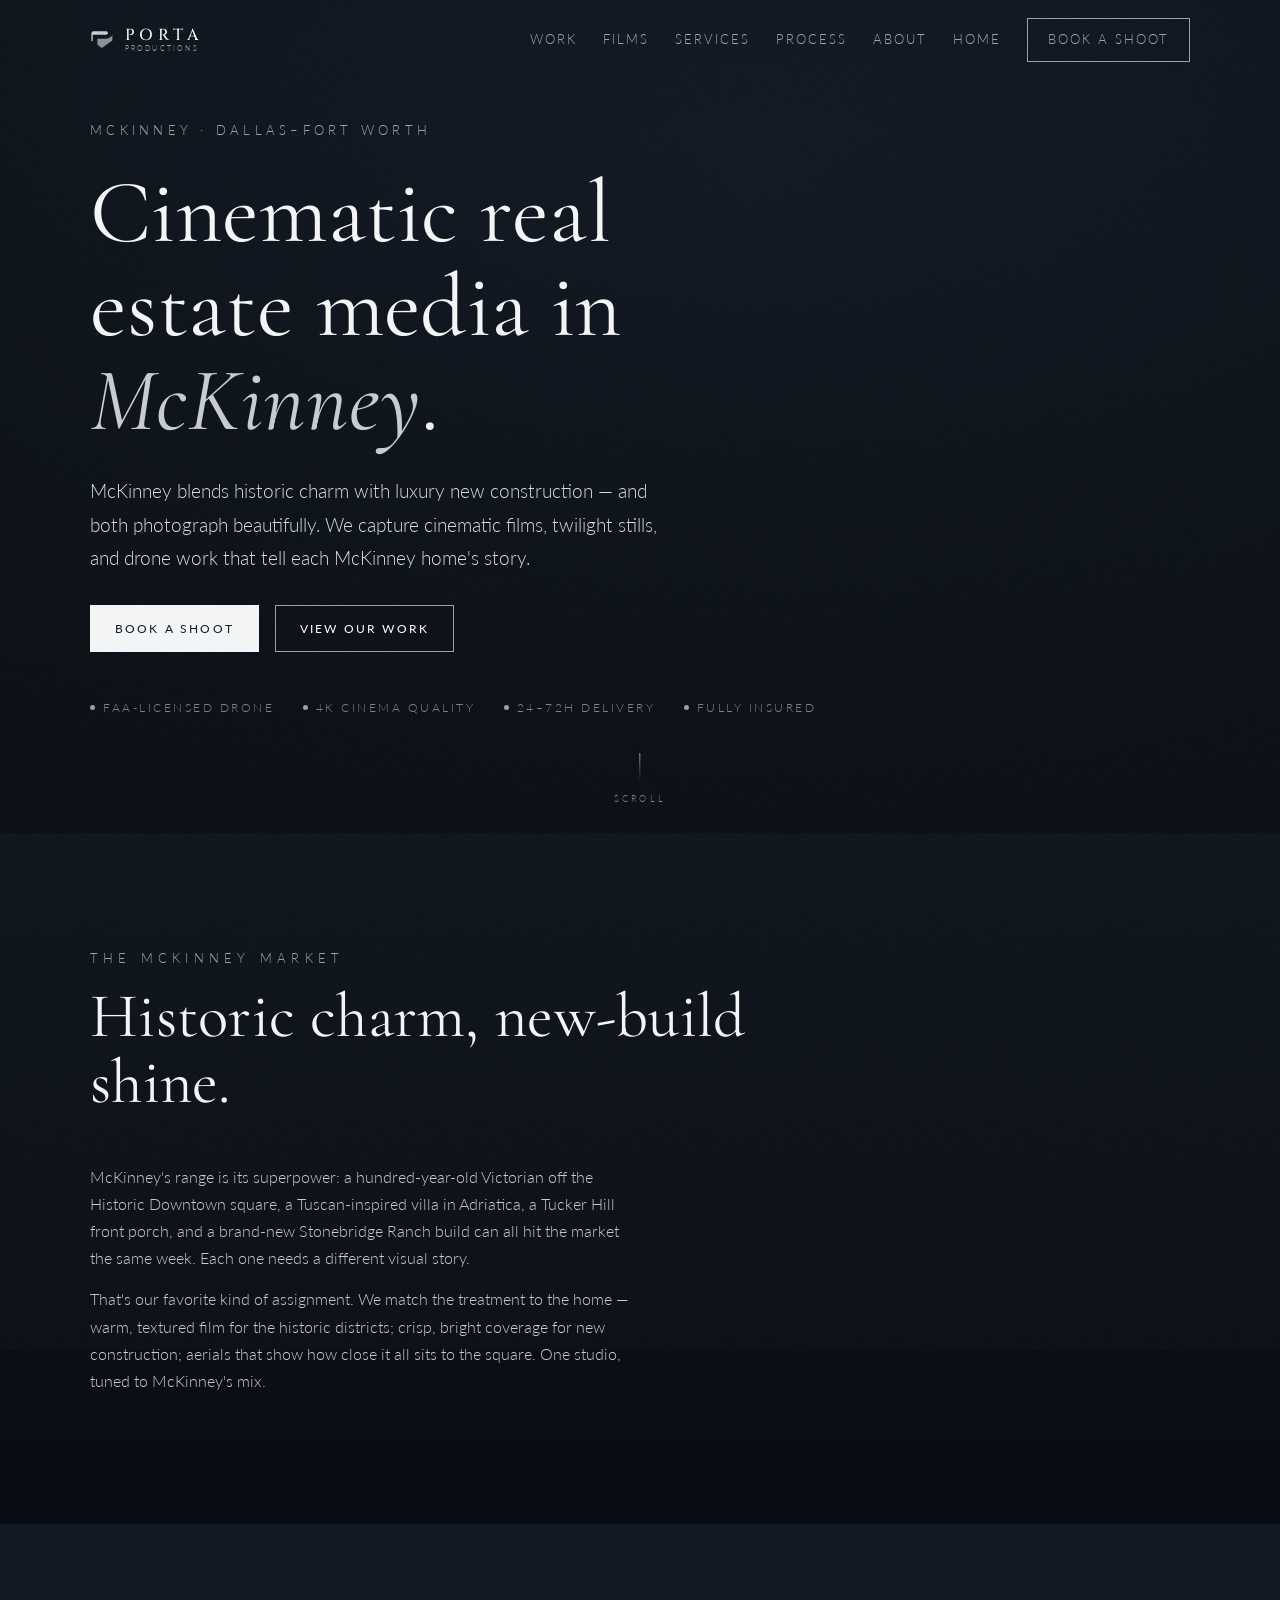
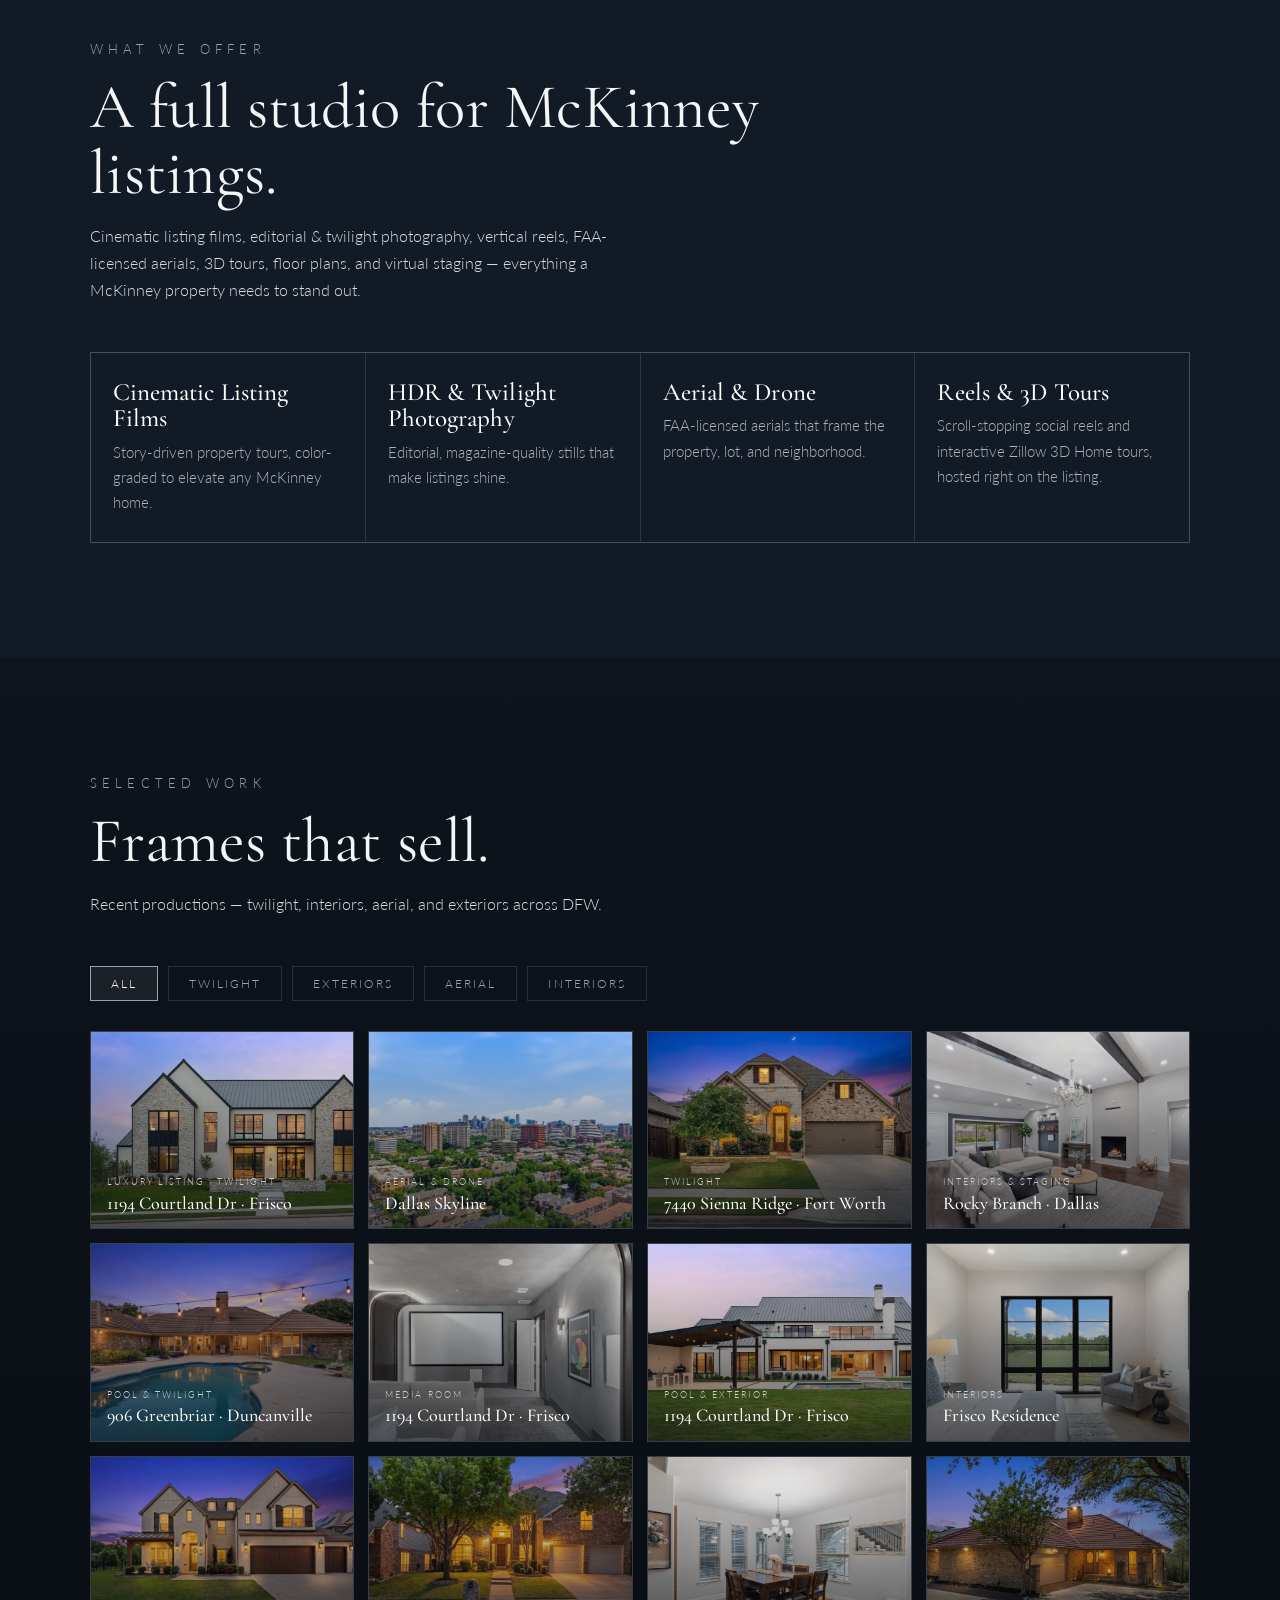
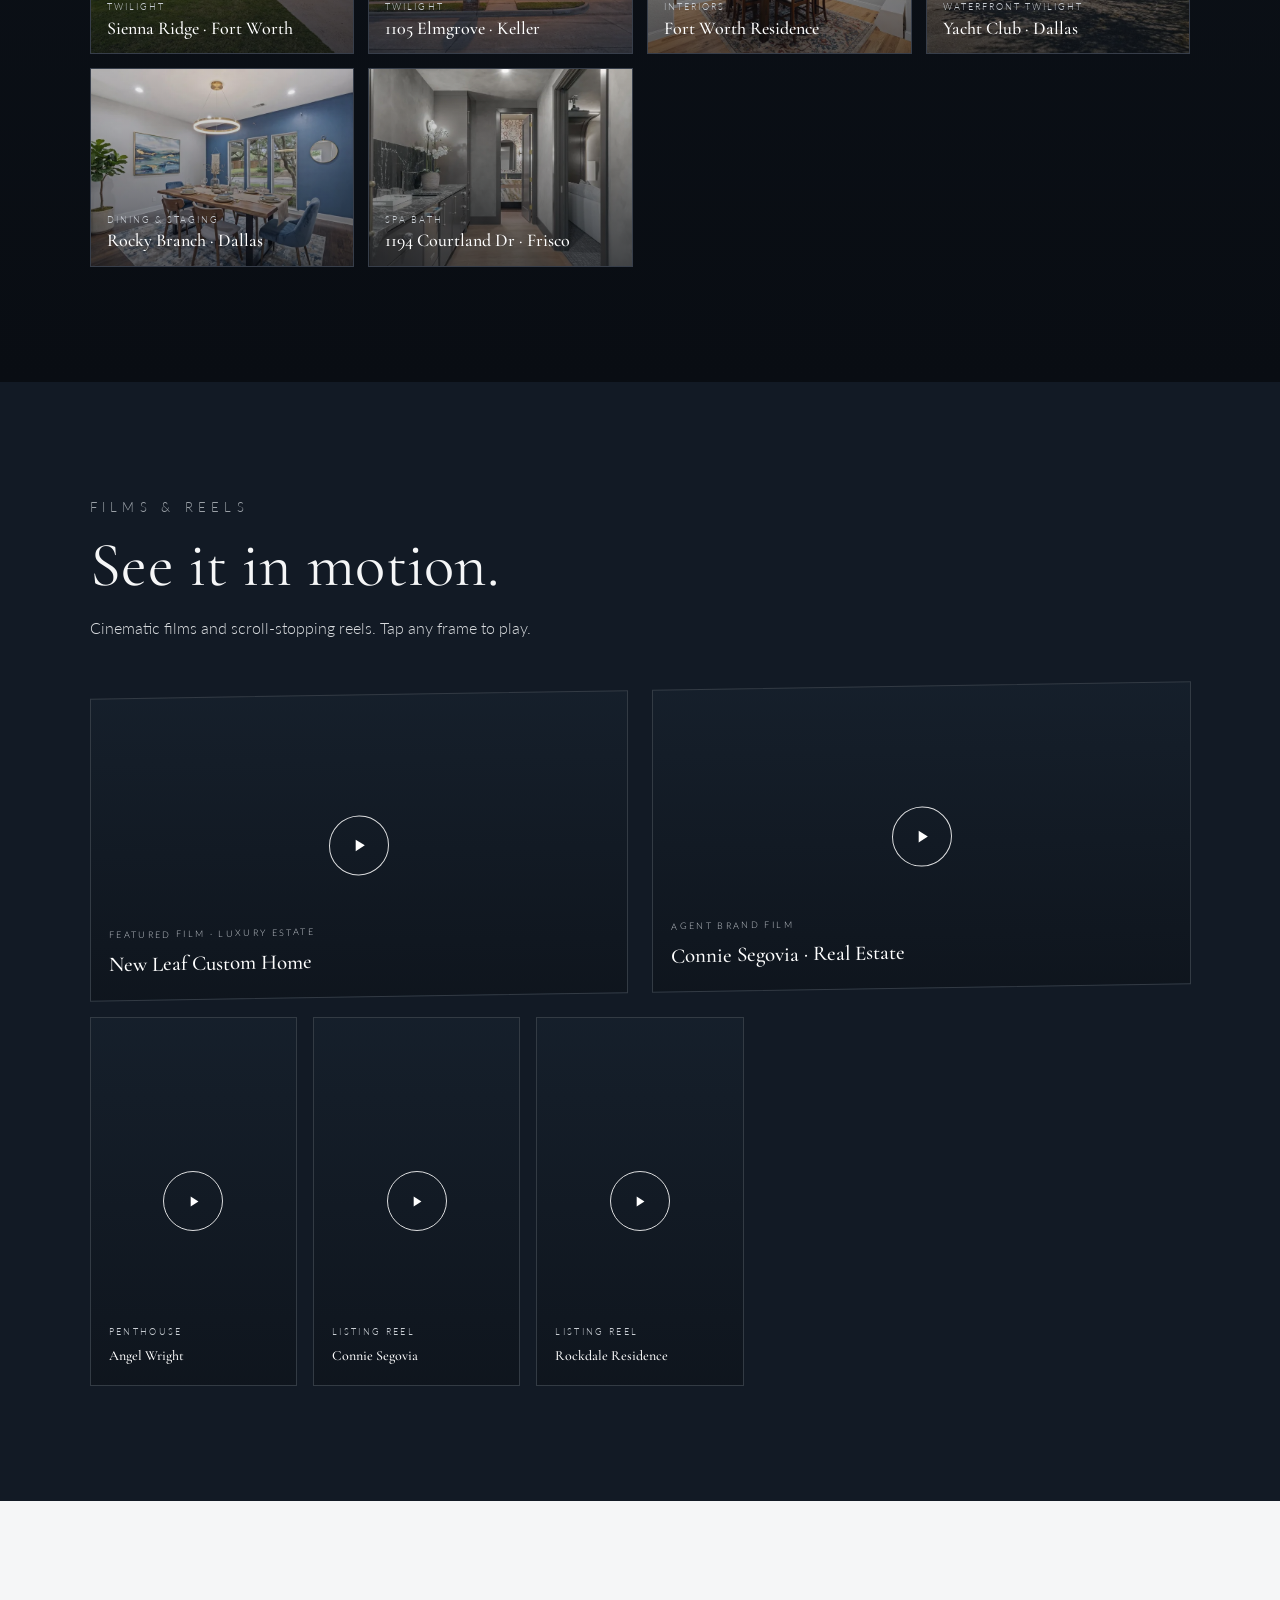
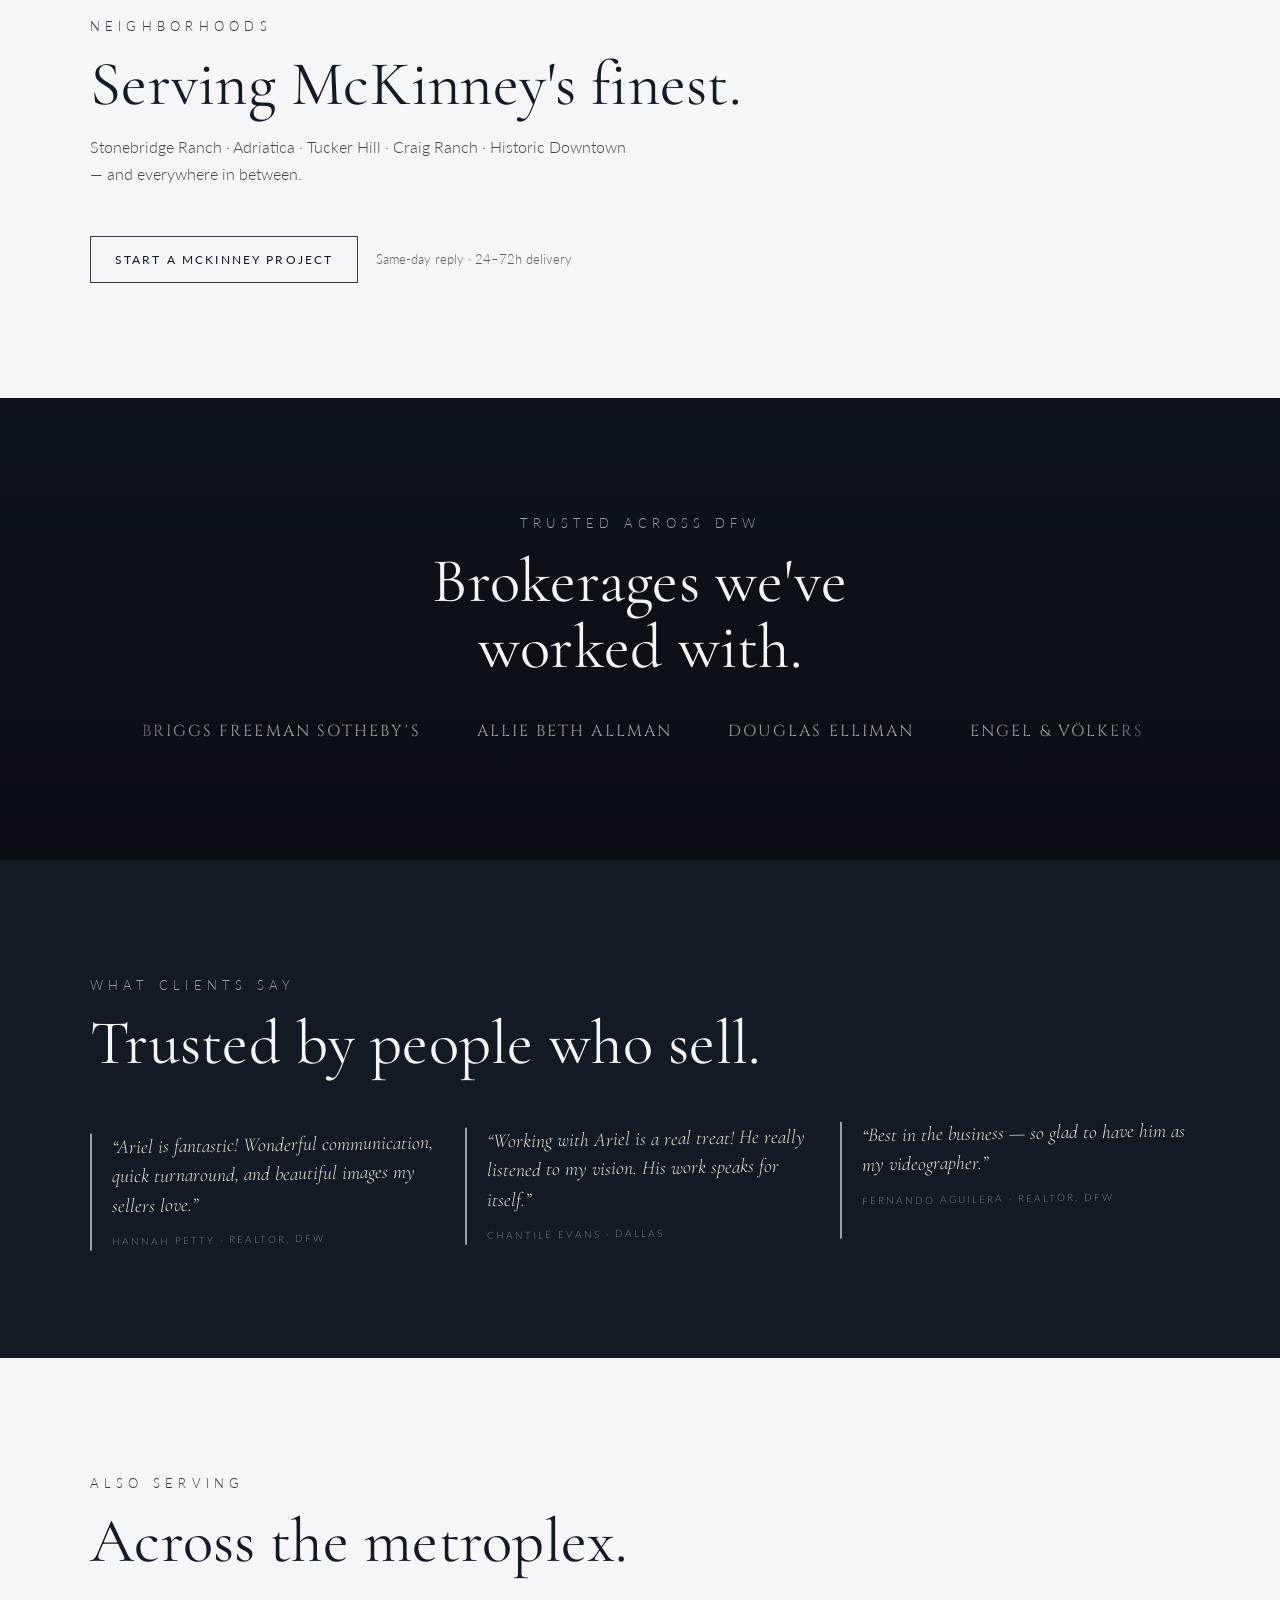
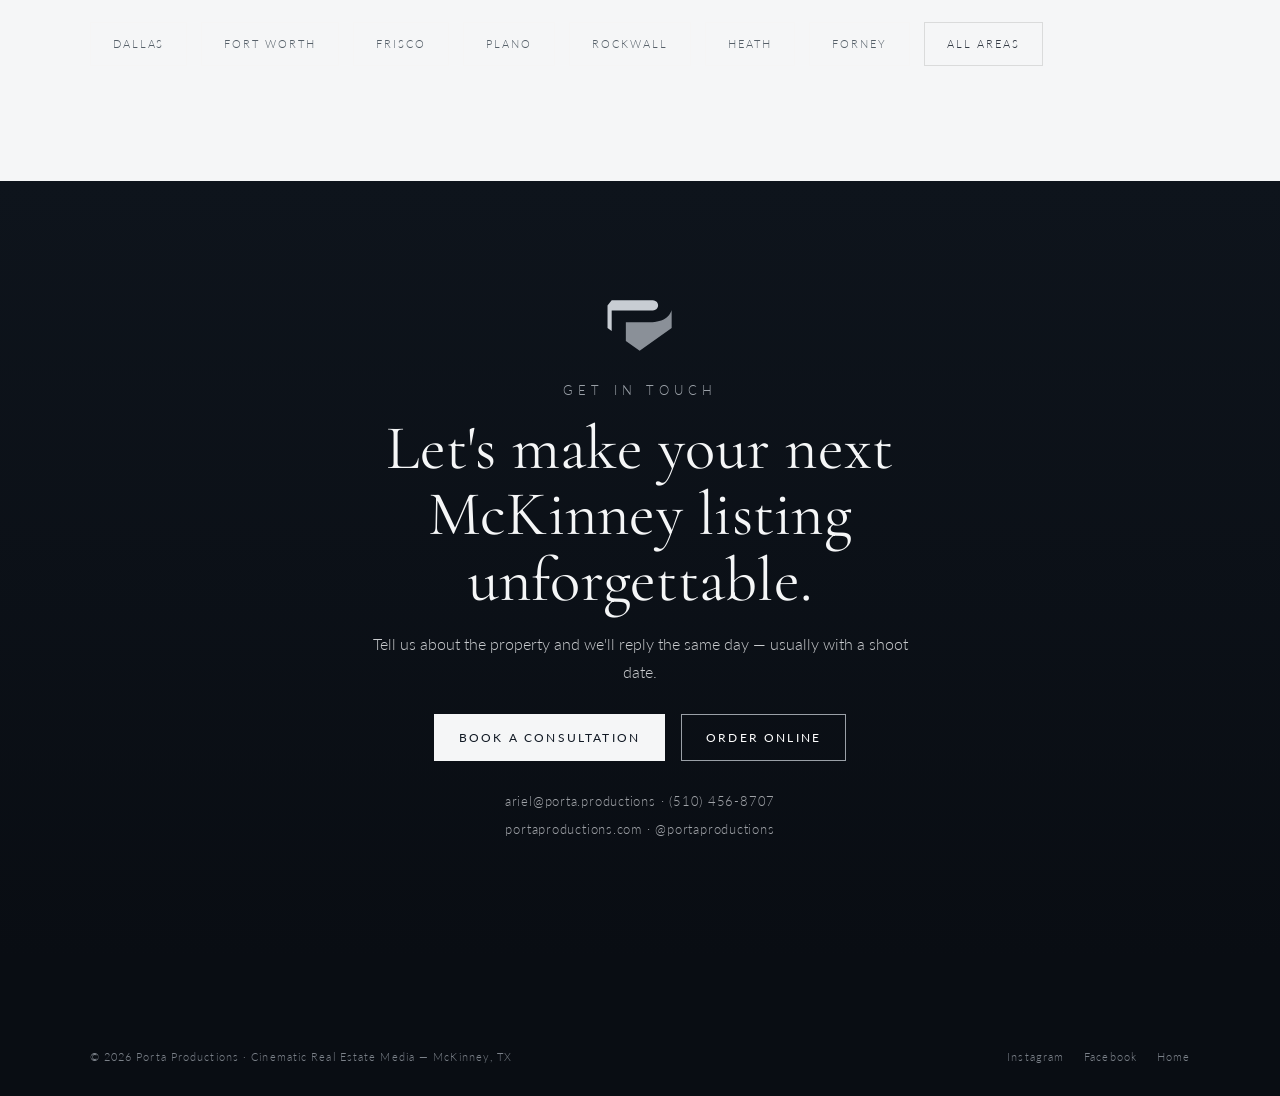
<file: mckinney/index.html>
<!DOCTYPE html>
<html lang="en">
<head>
<meta charset="utf-8">
<meta name="viewport" content="width=device-width, initial-scale=1.0, viewport-fit=cover">
<title>Real Estate Media in McKinney | Porta Productions</title>
<meta name="description" content="Cinematic real estate &amp; brand media in McKinney, TX — listing films, HDR &amp; aerial photography, reels and 3D tours. 24–72 hour delivery from Porta Productions.">
<meta name="theme-color" content="#121A25">
<!-- Google Analytics 4 — 'Porta Productions Website' stream (property: Porta Properties). -->
<script>
  window.GA_ID='G-FR7EHQE53F';
  window.dataLayer=window.dataLayer||[];function gtag(){dataLayer.push(arguments);}
  if(!/XXXXXXXX/.test(window.GA_ID)){
    var gs=document.createElement('script');gs.async=true;gs.src='https://www.googletagmanager.com/gtag/js?id='+window.GA_ID;document.head.appendChild(gs);
    gtag('js',new Date());gtag('config',window.GA_ID);
  }
  window.track=function(name,params){try{if(!/XXXXXXXX/.test(window.GA_ID))gtag('event',name,params||{});}catch(e){}};
</script>
<link rel="canonical" href="https://portaproductions.com/mckinney/">
<meta property="og:type" content="website">
<meta property="og:url" content="https://portaproductions.com/mckinney/">
<meta property="og:site_name" content="Porta Productions">
<meta property="og:title" content="Real Estate Media in McKinney | Porta Productions">
<meta property="og:description" content="Cinematic real estate &amp; brand media in McKinney, TX — listing films, HDR &amp; aerial photography, reels and 3D tours. 24–72 hour delivery from Porta Productions.">
<meta property="og:image" content="https://portaproductions.com/assets/og-mckinney.jpg">
<meta name="twitter:card" content="summary_large_image">
<meta name="twitter:title" content="Real Estate Media in McKinney | Porta Productions">
<meta name="twitter:description" content="Cinematic real estate &amp; brand media in McKinney, TX — listing films, HDR &amp; aerial photography, reels and 3D tours. 24–72 hour delivery from Porta Productions.">
<meta name="twitter:image" content="https://portaproductions.com/assets/og-mckinney.jpg">
<link rel="preconnect" href="https://fonts.googleapis.com"><link rel="preconnect" href="https://fonts.gstatic.com" crossorigin>
<link rel="preload" as="style" href="https://fonts.googleapis.com/css2?family=Cinzel:wght@400;500&family=Cormorant+Garamond:ital,wght@0,400;0,500;1,400&family=Lato:wght@300;400&display=swap">
<link rel="stylesheet" href="https://fonts.googleapis.com/css2?family=Cinzel:wght@400;500&family=Cormorant+Garamond:ital,wght@0,400;0,500;1,400&family=Lato:wght@300;400&display=swap" media="print" onload="this.media='all';this.onload=null">
<noscript><link rel="stylesheet" href="https://fonts.googleapis.com/css2?family=Cinzel:wght@400;500&family=Cormorant+Garamond:ital,wght@0,400;0,500;1,400&family=Lato:wght@300;400&display=swap"></noscript>
<style>
  :root{
    --navy:#121A25;--navy-2:#0E141C;--navy-3:#090D13;
    --steel:#414851;--silver:#7C828A;--platinum:#A0A3A8;
    --paper:#F5F6F7;--paper-2:#E7E9EC;--accent:#9AA0A7;--hi:#C8CDD3;
    --line:rgba(244,240,233,.13);--line-d:rgba(27,26,23,.12);
    --caps:"Cinzel",serif;--serif:"Cormorant Garamond",serif;--sans:"Lato",sans-serif;
    --pad:clamp(22px,7vw,120px);
  }
  *{margin:0;padding:0;box-sizing:border-box;}
  html{scroll-behavior:smooth;}
  body{background:var(--navy);color:var(--paper);font-family:var(--sans);font-weight:300;line-height:1.75;-webkit-font-smoothing:antialiased;overflow-x:hidden;}
  a{color:inherit;text-decoration:none;}
  img{max-width:100%;display:block;}
  section{padding:clamp(70px,9vw,130px) var(--pad);position:relative;}
  .paper{background:var(--paper);color:var(--navy);--steel:#333A44;--silver:#566069;--platinum:#566069;}
  .darker{background:linear-gradient(180deg,var(--navy-2),var(--navy-3));}

  h1,h2,h3,h4{font-family:var(--serif);font-weight:400;line-height:1.05;letter-spacing:.004em;}
  h1{font-size:clamp(46px,7vw,98px);}
  h2{font-size:clamp(34px,4.9vw,66px);}
  h3{font-size:clamp(21px,1.95vw,26px);font-weight:500;}
  .kicker{font-family:var(--sans);font-weight:300;letter-spacing:.42em;text-transform:uppercase;font-size:12.5px;color:var(--accent);}
  .paper .kicker{color:var(--steel);}
  p{font-size:clamp(15.5px,1.2vw,18px);color:#C9CBCE;max-width:60ch;}
  .paper p{color:var(--steel);}
  em{font-style:italic;color:var(--hi);}.paper em{color:var(--steel);}
  .rule{width:62px;height:1px;background:var(--accent);margin:22px 0;}
  .paper .rule{background:var(--steel);}
  .sec-head{max-width:760px;margin-bottom:48px;}
  .sec-head h2{margin-top:14px;}
  .sec-head p{margin-top:16px;}

  /* nav */
  header{position:fixed;top:0;left:0;right:0;z-index:80;display:flex;justify-content:space-between;align-items:center;
    padding:18px var(--pad);transition:background .4s,padding .4s,border-color .4s;border-bottom:1px solid transparent;}
  header.scrolled{background:rgba(14,20,28,.86);backdrop-filter:blur(12px);border-bottom:1px solid var(--line);padding:12px var(--pad);}
  .brand{display:flex;align-items:center;gap:11px;}
  .brand .wm{font-family:var(--caps);font-weight:500;letter-spacing:.3em;font-size:16px;color:#fff;display:inline-flex;flex-direction:column;line-height:1;}
  .brand .subwm{font-family:var(--sans);font-weight:300;letter-spacing:.34em;text-transform:uppercase;font-size:6.5px;color:var(--platinum);margin-top:3px;font-style:normal;}
  nav.links{display:flex;align-items:center;gap:26px;}
  nav.links a{font-family:var(--sans);font-weight:300;letter-spacing:.16em;text-transform:uppercase;font-size:12.5px;color:var(--platinum);transition:color .3s;}
  nav.links a:hover{color:#fff;}
  .btn{font-family:var(--sans);font-weight:400;letter-spacing:.18em;text-transform:uppercase;font-size:12px;padding:12px 24px;border:1px solid var(--accent);color:#fff;transition:.3s;cursor:pointer;display:inline-block;background:none;}
  .btn:hover{background:var(--accent);color:var(--navy);}
  .btn.solid{background:var(--paper);color:var(--navy);border-color:var(--paper);}
  .btn.solid:hover{background:var(--hi);border-color:var(--hi);}
  .navbtn{padding:10px 20px;}
  .burger{display:none;flex-direction:column;gap:5px;cursor:pointer;background:none;border:0;padding:6px;}
  .burger span{width:24px;height:1.5px;background:#fff;display:block;}
  @media(max-width:1080px){
    nav.links{position:fixed;inset:0;background:rgba(9,13,19,.97);flex-direction:column;justify-content:center;gap:26px;transform:translateX(100%);transition:transform .45s cubic-bezier(.6,0,.2,1);}
    nav.links.open{transform:none;}
    nav.links a{font-size:15px;}
    .burger{display:flex;z-index:81;}
  }

  /* hero */
  #hero{min-height:100vh;display:flex;flex-direction:column;justify-content:center;padding-top:120px;overflow:hidden;}
  #hero video,#hero .herobg{position:absolute;inset:0;width:100%;height:100%;object-fit:cover;z-index:-2;}
  #hero .herobg{background:radial-gradient(120% 100% at 60% 20%,#1C2737,var(--navy) 55%,var(--navy-3));z-index:-2;}
  #hero::after{content:"";position:absolute;inset:0;background:linear-gradient(180deg,rgba(9,13,19,.55),rgba(9,13,19,.78));z-index:-1;}
  #hero .badge{font-size:12.5px;letter-spacing:.34em;text-transform:uppercase;color:var(--platinum);margin-bottom:24px;}
  #hero h1{max-width:16ch;}
  #hero h1 em{color:var(--hi);}
  #hero .sub{margin:26px 0 30px;font-size:clamp(17px,1.5vw,21px);color:#D9DBDE;max-width:52ch;}
  #hero .cta{display:flex;gap:16px;flex-wrap:wrap;}
  #hero .trust{display:flex;gap:28px;flex-wrap:wrap;margin-top:46px;font-size:11.5px;letter-spacing:.22em;text-transform:uppercase;color:var(--silver);}
  #hero .trust span{display:flex;align-items:center;gap:8px;}
  #hero .trust span::before{content:"";width:5px;height:5px;background:var(--accent);border-radius:50%;}

  /* services */
  .svc-group{margin-bottom:40px;}
  .svc-group .gl{font-family:var(--sans);font-weight:300;letter-spacing:.3em;text-transform:uppercase;font-size:11px;color:var(--accent);margin-bottom:18px;}
  .svc-grid{display:grid;grid-template-columns:repeat(4,1fr);gap:1px;background:var(--line);border:1px solid var(--line);}
  .svc{background:var(--navy);padding:26px 22px;transition:background .35s;}
  .svc:hover{background:#16202C;}
  .svc h3{color:#fff;margin-bottom:8px;}
  .svc p{font-size:14.5px;color:#AEB1B5;}
  @media(max-width:980px){.svc-grid{grid-template-columns:1fr 1fr;}}
  @media(max-width:560px){.svc-grid{grid-template-columns:1fr;}}

  /* video facades */
  .films{display:grid;grid-template-columns:1fr 1fr;gap:24px;}
  @media(max-width:860px){.films{grid-template-columns:1fr;}}
  .reels{display:grid;grid-template-columns:repeat(5,1fr);gap:16px;margin-top:24px;}
  @media(max-width:980px){.reels{grid-template-columns:repeat(2,1fr);}}
  .ytlite{position:relative;cursor:pointer;background-size:cover;background-position:center;overflow:hidden;border:1px solid var(--line);transition:transform .5s,box-shadow .5s;background-color:#16202C;}
  .ytlite:hover{transform:translateY(-4px);box-shadow:0 30px 60px -30px rgba(0,0,0,.7);}
  .ytlite.r169{aspect-ratio:16/9;}.ytlite.r916{aspect-ratio:9/16;}
  .ytlite::after{content:"";position:absolute;inset:0;background:linear-gradient(180deg,rgba(10,14,20,.05),rgba(10,14,20,.6));transition:.4s;}
  .ytlite:hover::after{background:linear-gradient(180deg,rgba(10,14,20,0),rgba(10,14,20,.5));}
  .ytlite .play{position:absolute;top:50%;left:50%;transform:translate(-50%,-50%);width:60px;height:60px;border-radius:50%;border:1.5px solid rgba(255,255,255,.85);display:flex;align-items:center;justify-content:center;z-index:2;transition:.4s;}
  .ytlite:hover .play{background:rgba(255,255,255,.14);transform:translate(-50%,-50%) scale(1.08);}
  .ytlite .cap{position:absolute;left:0;right:0;bottom:0;padding:16px 18px;z-index:2;}
  .ytlite .cap .s{font-size:9px;letter-spacing:.26em;text-transform:uppercase;color:var(--hi);margin-bottom:4px;}
  .ytlite .cap .t{font-family:var(--serif);font-weight:500;font-size:21px;color:#fff;}
  .ytlite iframe{position:absolute;inset:0;width:100%;height:100%;border:0;z-index:5;}

  /* gallery */
  .filterbar{display:flex;gap:10px;flex-wrap:wrap;margin-bottom:30px;}
  .filterbar button{background:none;border:1px solid var(--line);color:var(--platinum);padding:10px 20px;font-family:var(--sans);font-weight:300;letter-spacing:.18em;text-transform:uppercase;font-size:11.5px;cursor:pointer;transition:.3s;}
  .filterbar button.active,.filterbar button:hover{border-color:var(--accent);color:#fff;background:rgba(154,160,167,.1);}
  .gal{display:grid;grid-template-columns:repeat(4,1fr);gap:14px;}
  @media(max-width:980px){.gal{grid-template-columns:repeat(2,1fr);}}
  @media(max-width:520px){.gal{grid-template-columns:1fr;}}
  .tile{position:relative;aspect-ratio:4/3;overflow:hidden;background:#16202C;border:1px solid var(--line);}
  .tile img{width:100%;height:100%;object-fit:cover;transition:transform .8s cubic-bezier(.2,.7,.2,1),opacity .6s;opacity:0;}
  .tile img.loaded{opacity:1;}
  .tile:hover img{transform:scale(1.07);}
  .tile::after{content:"";position:absolute;inset:0;background:linear-gradient(180deg,rgba(10,14,20,.02),rgba(10,14,20,.62));pointer-events:none;}
  .tile .meta{position:absolute;left:0;right:0;bottom:0;padding:14px 16px;z-index:2;}
  .tile .meta .c{font-size:8.5px;letter-spacing:.24em;text-transform:uppercase;color:var(--hi);margin-bottom:3px;}
  .tile .meta .n{font-family:var(--serif);font-weight:500;font-size:18px;color:#fff;line-height:1.2;}
  .tile.hide{display:none;}
  .tile.feat{grid-column:span 2;grid-row:span 2;aspect-ratio:auto;}
  @media(max-width:520px){.tile.feat{grid-column:span 1;grid-row:span 1;aspect-ratio:4/3;}}

  /* process */
  .steps{display:grid;grid-template-columns:repeat(4,1fr);gap:0;}
  @media(max-width:860px){.steps{grid-template-columns:1fr 1fr;}}
  .step{padding:26px 22px 30px;border-top:1px solid var(--line-d);}
  .step .no{font-family:var(--caps);font-size:13px;color:var(--accent);}
  .step h3{color:var(--navy);margin:8px 0;}
  .step p{font-size:14.5px;color:var(--steel);}
  .step .tag{font-size:9px;letter-spacing:.24em;text-transform:uppercase;color:var(--silver);margin-top:12px;}

  /* why */
  .why-grid{display:grid;grid-template-columns:repeat(3,1fr);gap:1px;background:var(--line);border:1px solid var(--line);}
  @media(max-width:860px){.why-grid{grid-template-columns:1fr;}}
  .why{background:var(--navy-2);padding:30px 26px;}
  .why h3{color:#fff;margin-bottom:8px;}
  .why p{font-size:14.5px;color:#AEB1B5;}

  /* about + stats */
  .about-wrap{display:grid;grid-template-columns:1.1fr .9fr;gap:60px;align-items:center;}
  @media(max-width:900px){.about-wrap{grid-template-columns:1fr;gap:36px;}}
  .stats{display:grid;grid-template-columns:1fr 1fr;gap:1px;background:var(--line-d);border:1px solid var(--line-d);}
  .stat{background:var(--paper);padding:28px 24px;}
  .stat .num{font-family:var(--serif);font-size:clamp(34px,4vw,52px);color:var(--navy);line-height:1;}
  .stat .lab{font-size:10px;letter-spacing:.24em;text-transform:uppercase;color:var(--silver);margin-top:8px;}

  /* reviews */
  .rev-grid{display:grid;grid-template-columns:repeat(3,1fr);gap:24px;}
  @media(max-width:860px){.rev-grid{grid-template-columns:1fr;}}
  .quote{border-left:2px solid var(--accent);padding-left:20px;}
  .quote p{font-family:var(--serif);font-size:19.5px;font-style:italic;color:#E4E0D8;line-height:1.5;}
  .quote .by{font-size:10px;letter-spacing:.2em;text-transform:uppercase;color:var(--silver);margin-top:12px;}

  /* marquee */
  .marquee{overflow:hidden;-webkit-mask-image:linear-gradient(90deg,transparent,#000 8%,#000 92%,transparent);mask-image:linear-gradient(90deg,transparent,#000 8%,#000 92%,transparent);}
  .track{display:flex;gap:56px;width:max-content;animation:scrollx 40s linear infinite;}
  .track span{font-family:var(--caps);letter-spacing:.13em;font-size:16px;color:var(--platinum);white-space:nowrap;}
  @keyframes scrollx{from{transform:translateX(0);}to{transform:translateX(-50%);}}

  /* faq */
  .faq{max-width:840px;}
  .qa{border-bottom:1px solid var(--line-d);}
  .qa button{width:100%;text-align:left;background:none;border:0;cursor:pointer;padding:20px 0;display:flex;justify-content:space-between;align-items:center;gap:20px;font-family:var(--serif);font-size:19px;color:var(--navy);}
  .qa .ans{max-height:0;overflow:hidden;transition:max-height .4s ease;}
  .qa .ans p{padding-bottom:20px;font-size:14px;}
  .qa .pm{font-family:var(--sans);font-weight:300;color:var(--accent);font-size:22px;transition:transform .3s;}
  .qa.open .pm{transform:rotate(45deg);}

  /* areas */
  .areas{display:flex;flex-wrap:wrap;gap:14px;margin-top:8px;}
  .areas a{border:1px solid var(--line);padding:11px 22px;font-size:11px;letter-spacing:.18em;text-transform:uppercase;color:var(--platinum);transition:.3s;}
  .areas a:hover{border-color:var(--accent);color:#fff;}

  /* contact */
  .contact-wrap{display:grid;grid-template-columns:1fr 1.1fr;gap:60px;align-items:start;}
  @media(max-width:900px){.contact-wrap{grid-template-columns:1fr;gap:40px;}}
  .contact-info .line{display:flex;flex-direction:column;gap:3px;margin-bottom:22px;}
  .contact-info .l{font-size:10px;letter-spacing:.26em;text-transform:uppercase;color:var(--accent);}
  .contact-info .v{font-family:var(--serif);font-size:21px;color:#fff;}
  form{display:grid;grid-template-columns:1fr 1fr;gap:16px;}
  form .full{grid-column:1/-1;}
  form input,form select,form textarea{width:100%;background:rgba(255,255,255,.03);border:1px solid var(--line);color:#fff;padding:13px 14px;font-family:var(--sans);font-weight:300;font-size:14px;}
  form input::placeholder,form textarea::placeholder{color:var(--silver);}
  form select{color:var(--platinum);}
  form textarea{min-height:110px;resize:vertical;}
  form .full .btn{width:auto;}

  /* footer */
  footer{background:var(--navy-3);padding:64px var(--pad) 30px;}
  .foot-grid{display:grid;grid-template-columns:1.4fr 1fr 1fr 1fr;gap:40px;border-bottom:1px solid var(--line);padding-bottom:40px;}
  @media(max-width:860px){.foot-grid{grid-template-columns:1fr 1fr;gap:30px;}}
  .foot-grid h5{font-family:var(--sans);font-weight:300;letter-spacing:.24em;text-transform:uppercase;font-size:10px;color:var(--accent);margin-bottom:16px;}
  .foot-grid a{display:block;font-size:13px;color:var(--platinum);margin-bottom:9px;transition:.3s;}
  .foot-grid a:hover{color:#fff;}
  .foot-grid .blurb{font-size:13px;color:var(--silver);max-width:34ch;margin-top:14px;}
  .foot-bottom{display:flex;justify-content:space-between;align-items:center;padding-top:24px;font-size:11px;letter-spacing:.1em;color:var(--silver);flex-wrap:wrap;gap:12px;}

  /* logo wall */
  .logowall{display:grid;grid-template-columns:repeat(6,1fr);gap:1px;background:var(--line-d);border:1px solid var(--line-d);max-width:1120px;margin:0 auto;}
  @media(max-width:900px){.logowall{grid-template-columns:repeat(3,1fr);}}
  @media(max-width:520px){.logowall{grid-template-columns:repeat(2,1fr);}}
  .lw{background:var(--paper);aspect-ratio:5/3;display:flex;align-items:center;justify-content:center;padding:16px;position:relative;}
  .lw span{position:absolute;inset:0;display:flex;align-items:center;justify-content:center;text-align:center;font-family:var(--caps);font-weight:500;font-size:13px;letter-spacing:.05em;color:#3F4853;padding:0 12px;line-height:1.25;transition:.3s;}
  .lw:hover span{color:var(--navy);}
  .lw img{max-height:40px;max-width:78%;object-fit:contain;filter:grayscale(1) brightness(.35);opacity:.82;transition:.35s;}
  .lw:hover img{filter:grayscale(1) brightness(.12);opacity:1;}
  /* instagram */
  .ig{display:grid;grid-template-columns:repeat(6,1fr);gap:10px;}
  @media(max-width:900px){.ig{grid-template-columns:repeat(3,1fr);}}
  .igt{aspect-ratio:1;overflow:hidden;position:relative;border:1px solid var(--line);display:block;background:#16202C;}
  .igt img{width:100%;height:100%;object-fit:cover;transition:transform .6s,opacity .4s;opacity:.9;}
  .igt:hover img{transform:scale(1.07);opacity:1;}
  .igt .ico{position:absolute;top:10px;right:10px;width:18px;height:18px;border:1.5px solid rgba(255,255,255,.7);border-radius:5px;z-index:2;}
  .reveal{opacity:0;transform:translateY(28px);transition:opacity .5s cubic-bezier(.2,.7,.2,1),transform .5s cubic-bezier(.2,.7,.2,1);}
  .reveal.in{opacity:1;transform:none;}
  .d1{transition-delay:.07s;}.d2{transition-delay:.15s;}.d3{transition-delay:.23s;}.d4{transition-delay:.31s;}.d5{transition-delay:.39s;}.d6{transition-delay:.47s;}
  .toplink{position:fixed;bottom:22px;right:22px;z-index:70;width:44px;height:44px;border:1px solid var(--accent);border-radius:50%;display:flex;align-items:center;justify-content:center;background:rgba(14,20,28,.8);backdrop-filter:blur(6px);opacity:0;pointer-events:none;transition:.4s;color:#fff;}
  .toplink.show{opacity:1;pointer-events:auto;}
</style>
<script type="application/ld+json">
{
 "@context": "https://schema.org",
 "@type": "Service",
 "serviceType": "Real estate photography and videography",
 "name": "Real Estate Video & Photography in McKinney, TX",
 "url": "https://portaproductions.com/mckinney/",
 "areaServed": {
  "@type": "City",
  "name": "McKinney",
  "address": {
   "@type": "PostalAddress",
   "addressRegion": "TX",
   "addressCountry": "US"
  }
 },
 "provider": {
  "@type": [
   "LocalBusiness",
   "ProfessionalService"
  ],
      "@id": "https://portaproductions.com/#business",
  "name": "Porta Productions",
  "url": "https://portaproductions.com/",
  "telephone": "+1-510-456-8707",
  "email": "ariel@porta.productions",
  "image": "https://portaproductions.com/assets/og-mckinney.jpg"
 }
}
</script>
<script type="application/ld+json">
{
 "@context": "https://schema.org",
 "@type": "BreadcrumbList",
 "itemListElement": [
  {
   "@type": "ListItem",
   "position": 1,
   "name": "Home",
   "item": "https://portaproductions.com/"
  },
  {
   "@type": "ListItem",
   "position": 2,
   "name": "McKinney",
   "item": "https://portaproductions.com/mckinney/"
  }
 ]
}
</script>
<link rel="stylesheet" href="/assets/motion.css?v=5">
</head>
<body id="top">
<header id="header">
  <a class="brand" href="../index.html"><svg width="24" height="19" viewBox="219 116 62 50" fill="none"><path fill="#C8CDD3" d="M222.0 143.5 L225.6 146.1 L225.6 128.6 L259.6 128.6 C261.5 128.6 263.0 128.2 264.0 127.4 C265.0 126.5 265.6 125.4 265.6 124.1 C265.6 122.7 265.0 121.6 264.0 120.8 C263.0 120.0 261.5 119.6 259.6 119.6 L225.6 119.6 L222.0 124.1 Z"/><path fill="#8A9098" d="M272.7 134.7 C271.1 135.9 269.0 136.9 266.6 137.6 C264.2 138.3 261.5 138.7 258.4 138.7 L237.8 138.7 L237.8 154.7 L249.7 163.2 L277.3 143.5 L277.3 128.1 C277.1 128.8 276.9 129.5 276.5 130.1 C275.7 131.9 274.4 133.4 272.7 134.7 Z"/></svg><span class="wm">PORTA<i class="subwm">Productions</i></span></a>
  <nav class="links" id="navlinks">
    <a href="#gallery">Work</a><a href="#work">Films</a><a href="../index.html#services">Services</a>
    <a href="../index.html#process">Process</a><a href="../index.html#about">About</a><a href="../index.html">Home</a>
    <a class="btn navbtn" href="#contact">Book a Shoot</a>
  </nav>
  <button class="burger" id="burger" aria-label="Menu"><span></span><span></span><span></span></button>
</header>

<section id="hero" style="min-height:88vh;">
  <div class="herobg"></div>
  <div class="reveal in">
    <div class="badge">McKinney · Dallas–Fort Worth</div>
    <h1>Cinematic real estate media in <em>McKinney</em>.</h1>
    <p class="sub">McKinney blends historic charm with luxury new construction — and both photograph beautifully. We capture cinematic films, twilight stills, and drone work that tell each McKinney home's story.</p>
    <div class="cta"><a class="btn solid" href="#contact">Book a Shoot</a><a class="btn" href="#gallery">View Our Work</a></div>
    <div class="trust"><span>FAA-Licensed Drone</span><span>4K Cinema Quality</span><span>24–72h Delivery</span><span>Fully Insured</span></div>
  </div>
</section>

<section class="darker">
  <div class="sec-head reveal"><div class="kicker">The McKinney Market</div><h2>Historic charm, new-build shine.</h2></div>
  <p class="reveal d1" style="margin-bottom:14px;">McKinney's range is its superpower: a hundred-year-old Victorian off the Historic Downtown square, a Tuscan-inspired villa in Adriatica, a Tucker Hill front porch, and a brand-new Stonebridge Ranch build can all hit the market the same week. Each one needs a different visual story.</p>
  <p class="reveal d2" style="margin-bottom:14px;">That's our favorite kind of assignment. We match the treatment to the home — warm, textured film for the historic districts; crisp, bright coverage for new construction; aerials that show how close it all sits to the square. One studio, tuned to McKinney's mix.</p>
</section>

<section>
  <div class="sec-head reveal"><div class="kicker">What We Offer</div><h2>A full studio for McKinney listings.</h2><p>Cinematic listing films, editorial &amp; twilight photography, vertical reels, FAA-licensed aerials, 3D tours, floor plans, and virtual staging — everything a McKinney property needs to stand out.</p></div>
  <div class="svc-grid">
    <div class="svc"><h3>Cinematic Listing Films</h3><p>Story-driven property tours, color-graded to elevate any McKinney home.</p></div>
    <div class="svc"><h3>HDR &amp; Twilight Photography</h3><p>Editorial, magazine-quality stills that make listings shine.</p></div>
    <div class="svc"><h3>Aerial &amp; Drone</h3><p>FAA-licensed aerials that frame the property, lot, and neighborhood.</p></div>
    <div class="svc"><h3>Reels &amp; 3D Tours</h3><p>Scroll-stopping social reels and interactive Zillow 3D Home tours, hosted right on the listing.</p></div>
  </div>
</section>

<section id="gallery" class="darker">
  <div class="sec-head reveal"><div class="kicker">Selected Work</div><h2>Frames that sell.</h2><p>Recent productions — twilight, interiors, aerial, and exteriors across DFW.</p></div>
  <div class="filterbar reveal d1">
    <button class="active" data-filter="all">All</button><button data-filter="twilight">Twilight</button><button data-filter="exteriors">Exteriors</button><button data-filter="aerial">Aerial</button><button data-filter="interiors">Interiors</button>
  </div>
  <div class="gal reveal d1">
    <a class="tile" data-cat="twilight" href="#contact"><picture><source type="image/webp" srcset="/assets/work-1-800.webp 800w, /assets/work-1.webp 1400w" sizes="(max-width:520px) 100vw, (max-width:980px) 50vw, 25vw"><img loading="lazy" onload="this.classList.add('loaded')" src="/assets/work-1.jpg" alt="1194 Courtland Dr · Frisco" width="1400" height="1228"></picture><div class="meta"><div class="c">Luxury Listing · Twilight</div><div class="n">1194 Courtland Dr · Frisco</div></div></a>
    <a class="tile" data-cat="aerial" href="#contact"><picture><source type="image/webp" srcset="/assets/work-2-800.webp 800w, /assets/work-2.webp 1400w" sizes="(max-width:520px) 100vw, (max-width:980px) 50vw, 25vw"><img loading="lazy" onload="this.classList.add('loaded')" src="/assets/work-2.jpg" alt="Dallas Skyline" width="1300" height="731"></picture><div class="meta"><div class="c">Aerial &amp; Drone</div><div class="n">Dallas Skyline</div></div></a>
    <a class="tile" data-cat="twilight" href="#contact"><picture><source type="image/webp" srcset="/assets/work-3-800.webp 800w, /assets/work-3.webp 1400w" sizes="(max-width:520px) 100vw, (max-width:980px) 50vw, 25vw"><img loading="lazy" onload="this.classList.add('loaded')" src="/assets/work-3.jpg" alt="7440 Sienna Ridge · Fort Worth" width="1100" height="733"></picture><div class="meta"><div class="c">Twilight</div><div class="n">7440 Sienna Ridge · Fort Worth</div></div></a>
    <a class="tile" data-cat="interiors" href="#contact"><picture><source type="image/webp" srcset="/assets/work-4-800.webp 800w, /assets/work-4.webp 1400w" sizes="(max-width:520px) 100vw, (max-width:980px) 50vw, 25vw"><img loading="lazy" onload="this.classList.add('loaded')" src="/assets/work-4.jpg" alt="Rocky Branch · Dallas" width="1100" height="738"></picture><div class="meta"><div class="c">Interiors &amp; Staging</div><div class="n">Rocky Branch · Dallas</div></div></a>
    <a class="tile" data-cat="twilight" href="#contact"><picture><source type="image/webp" srcset="/assets/work-5-800.webp 800w, /assets/work-5.webp 1400w" sizes="(max-width:520px) 100vw, (max-width:980px) 50vw, 25vw"><img loading="lazy" onload="this.classList.add('loaded')" src="/assets/work-5.jpg" alt="906 Greenbriar · Duncanville" width="1100" height="738"></picture><div class="meta"><div class="c">Pool &amp; Twilight</div><div class="n">906 Greenbriar · Duncanville</div></div></a>
    <a class="tile" data-cat="interiors" href="#contact"><picture><source type="image/webp" srcset="/assets/work-6-800.webp 800w, /assets/work-6.webp 1400w" sizes="(max-width:520px) 100vw, (max-width:980px) 50vw, 25vw"><img loading="lazy" onload="this.classList.add('loaded')" src="/assets/work-6.jpg" alt="1194 Courtland Dr · Frisco" width="1300" height="867"></picture><div class="meta"><div class="c">Media Room</div><div class="n">1194 Courtland Dr · Frisco</div></div></a>
    <a class="tile" data-cat="exteriors" href="#contact"><picture><source type="image/webp" srcset="/assets/work-7-800.webp 800w, /assets/work-7.webp 1400w" sizes="(max-width:520px) 100vw, (max-width:980px) 50vw, 25vw"><img loading="lazy" onload="this.classList.add('loaded')" src="/assets/work-7.jpg" alt="1194 Courtland Dr · Frisco" width="1300" height="1140"></picture><div class="meta"><div class="c">Pool &amp; Exterior</div><div class="n">1194 Courtland Dr · Frisco</div></div></a>
    <a class="tile" data-cat="interiors" href="#contact"><picture><source type="image/webp" srcset="/assets/work-8-800.webp 800w, /assets/work-8.webp 1400w" sizes="(max-width:520px) 100vw, (max-width:980px) 50vw, 25vw"><img loading="lazy" onload="this.classList.add('loaded')" src="/assets/work-8.jpg" alt="Frisco Residence" width="1100" height="733"></picture><div class="meta"><div class="c">Interiors</div><div class="n">Frisco Residence</div></div></a>
    <a class="tile" data-cat="twilight" href="#contact"><picture><source type="image/webp" srcset="/assets/work-9-800.webp 800w, /assets/work-9.webp 1400w" sizes="(max-width:520px) 100vw, (max-width:980px) 50vw, 25vw"><img loading="lazy" onload="this.classList.add('loaded')" src="/assets/work-9.jpg" alt="Sienna Ridge · Fort Worth" width="1300" height="872"></picture><div class="meta"><div class="c">Twilight</div><div class="n">Sienna Ridge · Fort Worth</div></div></a>
    <a class="tile" data-cat="twilight" href="#contact"><picture><source type="image/webp" srcset="/assets/work-10-800.webp 800w, /assets/work-10.webp 1400w" sizes="(max-width:520px) 100vw, (max-width:980px) 50vw, 25vw"><img loading="lazy" onload="this.classList.add('loaded')" src="/assets/work-10.jpg" alt="1105 Elmgrove · Keller" width="1300" height="872"></picture><div class="meta"><div class="c">Twilight</div><div class="n">1105 Elmgrove · Keller</div></div></a>
    <a class="tile" data-cat="interiors" href="#contact"><picture><source type="image/webp" srcset="/assets/work-11-800.webp 800w, /assets/work-11.webp 1400w" sizes="(max-width:520px) 100vw, (max-width:980px) 50vw, 25vw"><img loading="lazy" onload="this.classList.add('loaded')" src="/assets/work-11.jpg" alt="Fort Worth Residence" width="1100" height="733"></picture><div class="meta"><div class="c">Interiors</div><div class="n">Fort Worth Residence</div></div></a>
    <a class="tile" data-cat="twilight" href="#contact"><picture><source type="image/webp" srcset="/assets/work-12-800.webp 800w, /assets/work-12.webp 1400w" sizes="(max-width:520px) 100vw, (max-width:980px) 50vw, 25vw"><img loading="lazy" onload="this.classList.add('loaded')" src="/assets/work-12.jpg" alt="Yacht Club · Dallas" width="1100" height="738"></picture><div class="meta"><div class="c">Waterfront Twilight</div><div class="n">Yacht Club · Dallas</div></div></a>
    <a class="tile" data-cat="interiors" href="#contact"><picture><source type="image/webp" srcset="/assets/work-13-800.webp 800w, /assets/work-13.webp 1400w" sizes="(max-width:520px) 100vw, (max-width:980px) 50vw, 25vw"><img loading="lazy" onload="this.classList.add('loaded')" src="/assets/work-13.jpg" alt="Rocky Branch · Dallas" width="1300" height="872"></picture><div class="meta"><div class="c">Dining &amp; Staging</div><div class="n">Rocky Branch · Dallas</div></div></a>
    <a class="tile" data-cat="interiors" href="#contact"><picture><source type="image/webp" srcset="/assets/work-14-800.webp 800w, /assets/work-14.webp 1400w" sizes="(max-width:520px) 100vw, (max-width:980px) 50vw, 25vw"><img loading="lazy" onload="this.classList.add('loaded')" src="/assets/work-14.jpg" alt="1194 Courtland Dr · Frisco" width="1100" height="733"></picture><div class="meta"><div class="c">Spa Bath</div><div class="n">1194 Courtland Dr · Frisco</div></div></a>
  </div>
</section>

<section id="work">
  <div class="sec-head reveal"><div class="kicker">Films &amp; Reels</div><h2>See it in motion.</h2><p>Cinematic films and scroll-stopping reels. Tap any frame to play.</p></div>
  <div class="films"><div class="ytlite r169 reveal" data-id="dPvpCMJWE8A" style="background-image:url('https://i.ytimg.com/vi/dPvpCMJWE8A/maxresdefault.jpg');"><div class="play"><svg width="20" height="20" viewBox="0 0 24 24" fill="#fff"><path d="M8 5v14l11-7z"/></svg></div><div class="cap"><div class="s">Featured Film · Luxury Estate</div><div class="t">New Leaf Custom Home</div></div></div><div class="ytlite r169 reveal d2" data-id="-PvukHfp5Hk" style="background-image:url('https://i.ytimg.com/vi/-PvukHfp5Hk/maxresdefault.jpg');"><div class="play"><svg width="20" height="20" viewBox="0 0 24 24" fill="#fff"><path d="M8 5v14l11-7z"/></svg></div><div class="cap"><div class="s">Agent Brand Film</div><div class="t">Connie Segovia · Real Estate</div></div></div></div>
  <div class="reels"><div class="ytlite r916 reveal" data-id="KijvNpvXkVo" style="background-image:url('https://i.ytimg.com/vi/KijvNpvXkVo/maxresdefault.jpg');"><div class="play"><svg width="17" height="17" viewBox="0 0 24 24" fill="#fff"><path d="M8 5v14l11-7z"/></svg></div><div class="cap"><div class="s">Penthouse</div><div class="t" style="font-size:14px;">Angel Wright</div></div></div><div class="ytlite r916 reveal" data-id="yJ6qJhpGeGM" style="background-image:url('https://i.ytimg.com/vi/yJ6qJhpGeGM/maxresdefault.jpg');"><div class="play"><svg width="17" height="17" viewBox="0 0 24 24" fill="#fff"><path d="M8 5v14l11-7z"/></svg></div><div class="cap"><div class="s">Listing Reel</div><div class="t" style="font-size:14px;">Connie Segovia</div></div></div><div class="ytlite r916 reveal" data-id="YLHh6l5yHaU" style="background-image:url('https://i.ytimg.com/vi/YLHh6l5yHaU/maxresdefault.jpg');"><div class="play"><svg width="17" height="17" viewBox="0 0 24 24" fill="#fff"><path d="M8 5v14l11-7z"/></svg></div><div class="cap"><div class="s">Listing Reel</div><div class="t" style="font-size:14px;">Rockdale Residence</div></div></div></div>
</section>

<section class="paper">
  <div class="sec-head reveal"><div class="kicker">Neighborhoods</div><h2>Serving McKinney's finest.</h2><p>Stonebridge Ranch · Adriatica · Tucker Hill · Craig Ranch · Historic Downtown — and everywhere in between.</p></div>
  <div class="reveal d1" style="display:flex;gap:18px;flex-wrap:wrap;align-items:center;">
    <a class="btn" style="border-color:var(--steel);color:var(--navy);" href="#contact">Start a McKinney Project</a>
    <span style="font-size:13px;color:var(--silver);">Same-day reply · 24–72h delivery</span>
  </div>
</section>

<section class="darker" style="text-align:center;">
  <div class="kicker reveal">Trusted Across DFW</div>
  <h2 class="reveal d1" style="margin:14px auto 36px;max-width:18ch;">Brokerages we've worked with.</h2>
  <div class="marquee reveal d2"><div class="track">
    <span>COMPASS</span><span>BRIGGS FREEMAN SOTHEBY'S</span><span>ALLIE BETH ALLMAN</span><span>DOUGLAS ELLIMAN</span><span>ENGEL &amp; VÖLKERS</span><span>THE AGENCY</span><span>EBBY HALLIDAY</span><span>COLDWELL BANKER</span><span>RE/MAX</span><span>eXp REALTY</span><span>ROGERS HEALY</span><span>CENTURY 21</span>
    <span>COMPASS</span><span>BRIGGS FREEMAN SOTHEBY'S</span><span>ALLIE BETH ALLMAN</span><span>DOUGLAS ELLIMAN</span><span>ENGEL &amp; VÖLKERS</span><span>THE AGENCY</span><span>EBBY HALLIDAY</span><span>COLDWELL BANKER</span><span>RE/MAX</span><span>eXp REALTY</span><span>ROGERS HEALY</span><span>CENTURY 21</span>
  </div></div>
</section>

<section>
  <div class="sec-head reveal"><div class="kicker">What Clients Say</div><h2>Trusted by people who sell.</h2></div>
  <div class="rev-grid">
    <div class="quote reveal"><p>“Ariel is fantastic! Wonderful communication, quick turnaround, and beautiful images my sellers love.”</p><div class="by">Hannah Petty · Realtor, DFW</div></div>
    <div class="quote reveal d1"><p>“Working with Ariel is a real treat! He really listened to my vision. His work speaks for itself.”</p><div class="by">Chantile Evans · Dallas</div></div>
    <div class="quote reveal d2"><p>“Best in the business — so glad to have him as my videographer.”</p><div class="by">Fernando Aguilera · Realtor, DFW</div></div>
  </div>
</section>

<section id="areas" class="paper">
  <div class="sec-head reveal"><div class="kicker">Also Serving</div><h2>Across the metroplex.</h2></div>
  <div class="areas reveal d1"><a href="../dallas/">Dallas</a><a href="../fort-worth/">Fort Worth</a><a href="../frisco/">Frisco</a><a href="../plano/">Plano</a><a href="../rockwall/">Rockwall</a><a href="../heath/">Heath</a><a href="../forney/">Forney</a><a href="../index.html#areas" style="color:var(--steel);border-color:var(--line-d);">All Areas</a></div>
</section>

<section id="contact" class="darker" style="text-align:center;">
  <svg width="74" height="58" class="reveal" viewBox="219 116 62 50" fill="none"><path fill="#C8CDD3" d="M222.0 143.5 L225.6 146.1 L225.6 128.6 L259.6 128.6 C261.5 128.6 263.0 128.2 264.0 127.4 C265.0 126.5 265.6 125.4 265.6 124.1 C265.6 122.7 265.0 121.6 264.0 120.8 C263.0 120.0 261.5 119.6 259.6 119.6 L225.6 119.6 L222.0 124.1 Z"/><path fill="#8A9098" d="M272.7 134.7 C271.1 135.9 269.0 136.9 266.6 137.6 C264.2 138.3 261.5 138.7 258.4 138.7 L237.8 138.7 L237.8 154.7 L249.7 163.2 L277.3 143.5 L277.3 128.1 C277.1 128.8 276.9 129.5 276.5 130.1 C275.7 131.9 274.4 133.4 272.7 134.7 Z"/></svg>
  <div class="kicker reveal" style="text-align:center;margin-top:18px;">Get in Touch</div>
  <h2 class="reveal d1" style="margin:14px auto 18px;max-width:18ch;">Let's make your next McKinney listing unforgettable.</h2>
  <p class="reveal d2" style="margin:0 auto 28px;">Tell us about the property and we'll reply the same day — usually with a shoot date.</p>
  <div class="reveal d3" style="display:flex;gap:16px;justify-content:center;flex-wrap:wrap;">
    <a class="btn solid" href="mailto:ariel@porta.productions?subject=McKinney%20Project%20Inquiry">Book a Consultation</a>
    <a class="btn" href="https://porta-productions-1.aryeo.com/order-forms/019e715f-4278-7005-ab7a-bc0196f6fa6b" target="_blank" rel="noopener">Order Online</a>
  </div>
  <div class="reveal d4" style="margin-top:26px;font-size:13px;letter-spacing:.06em;color:var(--platinum);line-height:2.2;">
    <a href="mailto:ariel@porta.productions">ariel@porta.productions</a> · <a href="tel:+15104568707">(510) 456-8707</a><br>portaproductions.com · @portaproductions
  </div>
</section>

<footer>
  <div class="foot-bottom" style="border:0;">
    <span>© 2026 Porta Productions · Cinematic Real Estate Media — McKinney, TX</span>
    <span style="display:flex;gap:20px;"><a href="https://www.instagram.com/portaproductions/" target="_blank" rel="noopener">Instagram</a><a href="https://www.facebook.com/portaproductions" target="_blank" rel="noopener">Facebook</a><a href="../index.html">Home</a></span>
  </div>
</footer>
<a class="toplink" id="toplink" href="#top">↑</a>
<script>
var burger=document.getElementById('burger'),navlinks=document.getElementById('navlinks');
burger.addEventListener('click',function(){navlinks.classList.toggle('open');});
navlinks.querySelectorAll('a').forEach(function(a){a.addEventListener('click',function(){navlinks.classList.remove('open');});});
var header=document.getElementById('header'),toplink=document.getElementById('toplink');
window.addEventListener('scroll',function(){var y=window.scrollY;header.classList.toggle('scrolled',y>40);if(toplink)toplink.classList.toggle('show',y>700);});
document.querySelectorAll('.ytlite').forEach(function(el){el.addEventListener('click',function(){if(el.dataset.loaded)return;el.dataset.loaded='1';var f=document.createElement('iframe');f.src='https://www.youtube-nocookie.com/embed/'+el.getAttribute('data-id')+'?autoplay=1&rel=0&modestbranding=1&playsinline=1';f.allow='accelerometer; autoplay; encrypted-media; gyroscope; picture-in-picture';f.allowFullscreen=true;el.querySelector('.play').style.display='none';var c=el.querySelector('.cap');if(c)c.style.display='none';el.appendChild(f);});});
var io=new IntersectionObserver(function(es){es.forEach(function(e){if(e.isIntersecting)e.target.classList.add('in');});},{threshold:.14});
document.querySelectorAll('.reveal').forEach(function(el){io.observe(el);});
document.querySelectorAll('.filterbar button').forEach(function(b){b.addEventListener('click',function(){document.querySelectorAll('.filterbar button').forEach(function(x){x.classList.remove('active');});b.classList.add('active');var f=b.getAttribute('data-filter');document.querySelectorAll('.gal .tile').forEach(function(t){t.classList.toggle('hide', f!=='all'&&t.getAttribute('data-cat')!==f);});});});
</script>
<script>
  document.querySelectorAll('a[href^="tel:"]').forEach(function(a){a.addEventListener('click',function(){window.track&&track('contact_phone');});});
  document.querySelectorAll('a[href^="mailto:"]').forEach(function(a){a.addEventListener('click',function(){window.track&&track('contact_email');});});
  document.querySelectorAll('a[href*="aryeo.com"]').forEach(function(a){a.addEventListener('click',function(){window.track&&track('order_online_click');});});
</script>
<script defer src="/assets/motion.js?v=4"></script>
</body></html>
</file>
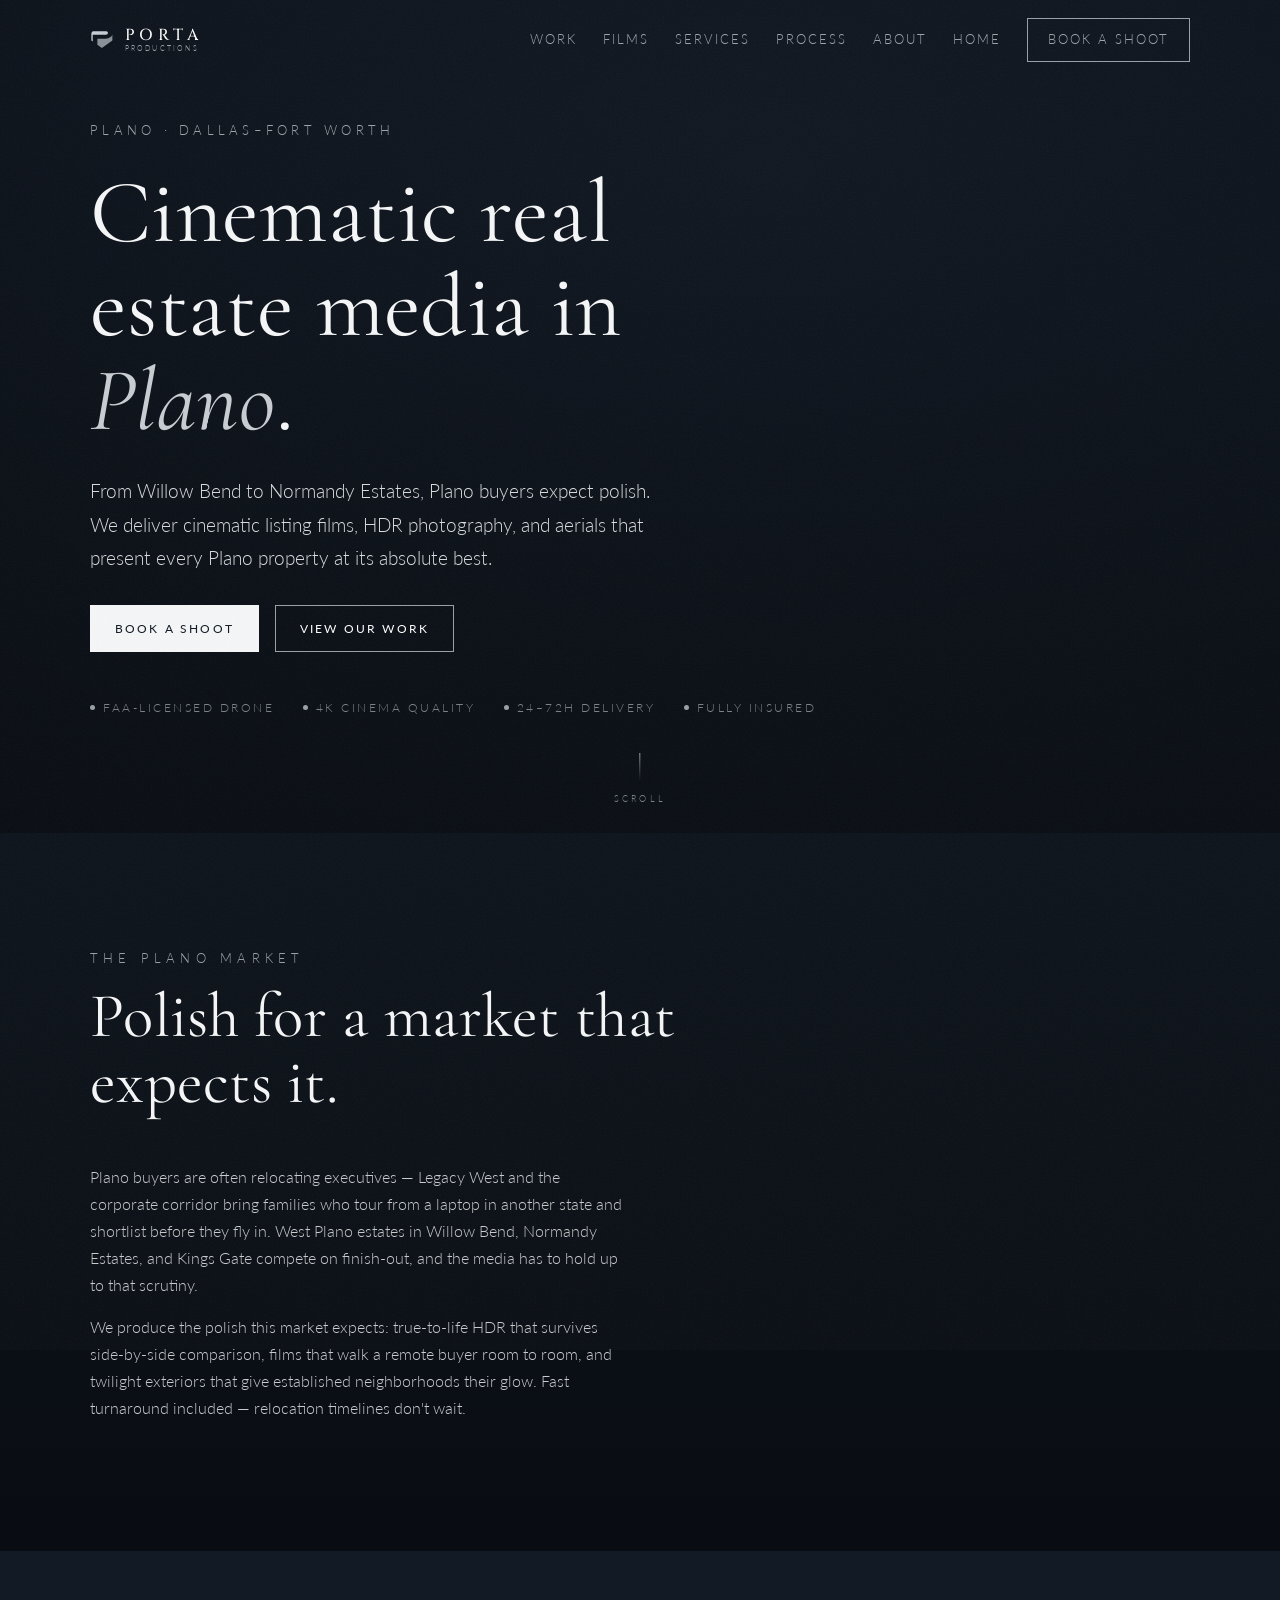
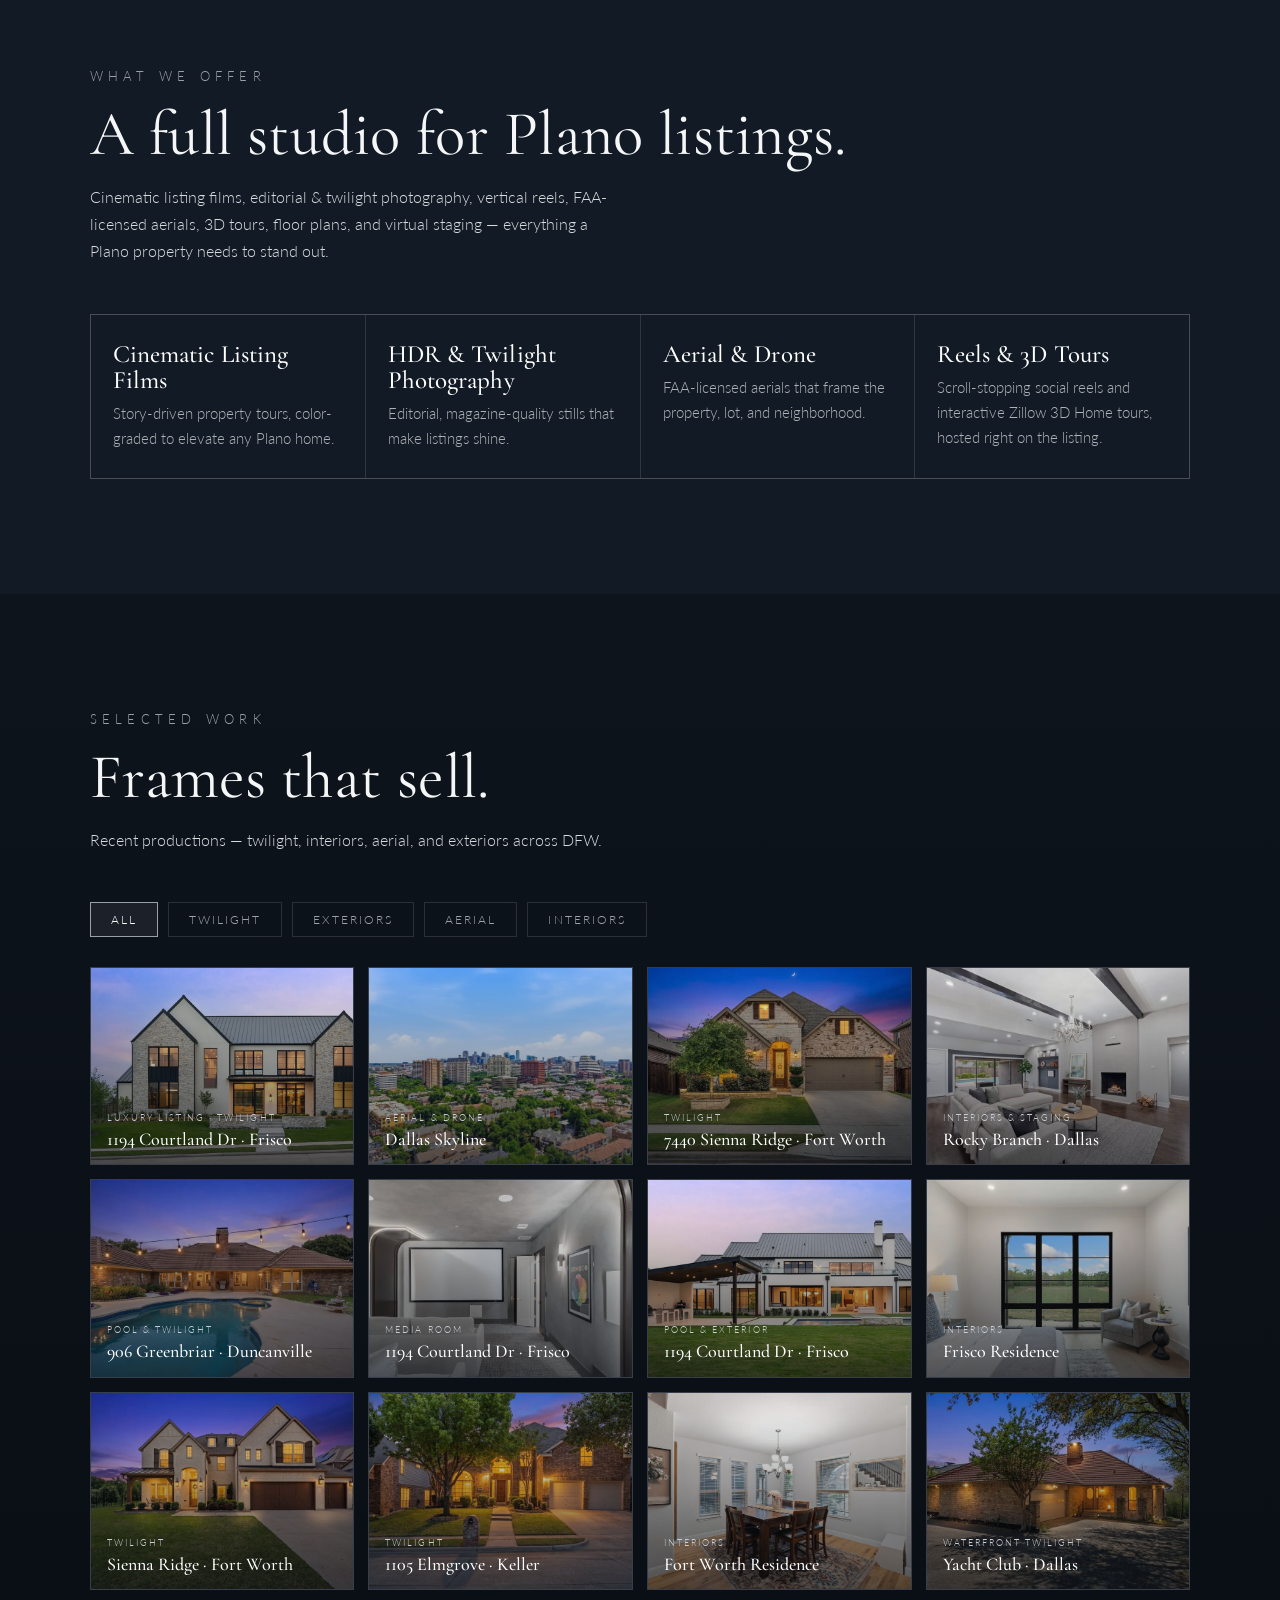
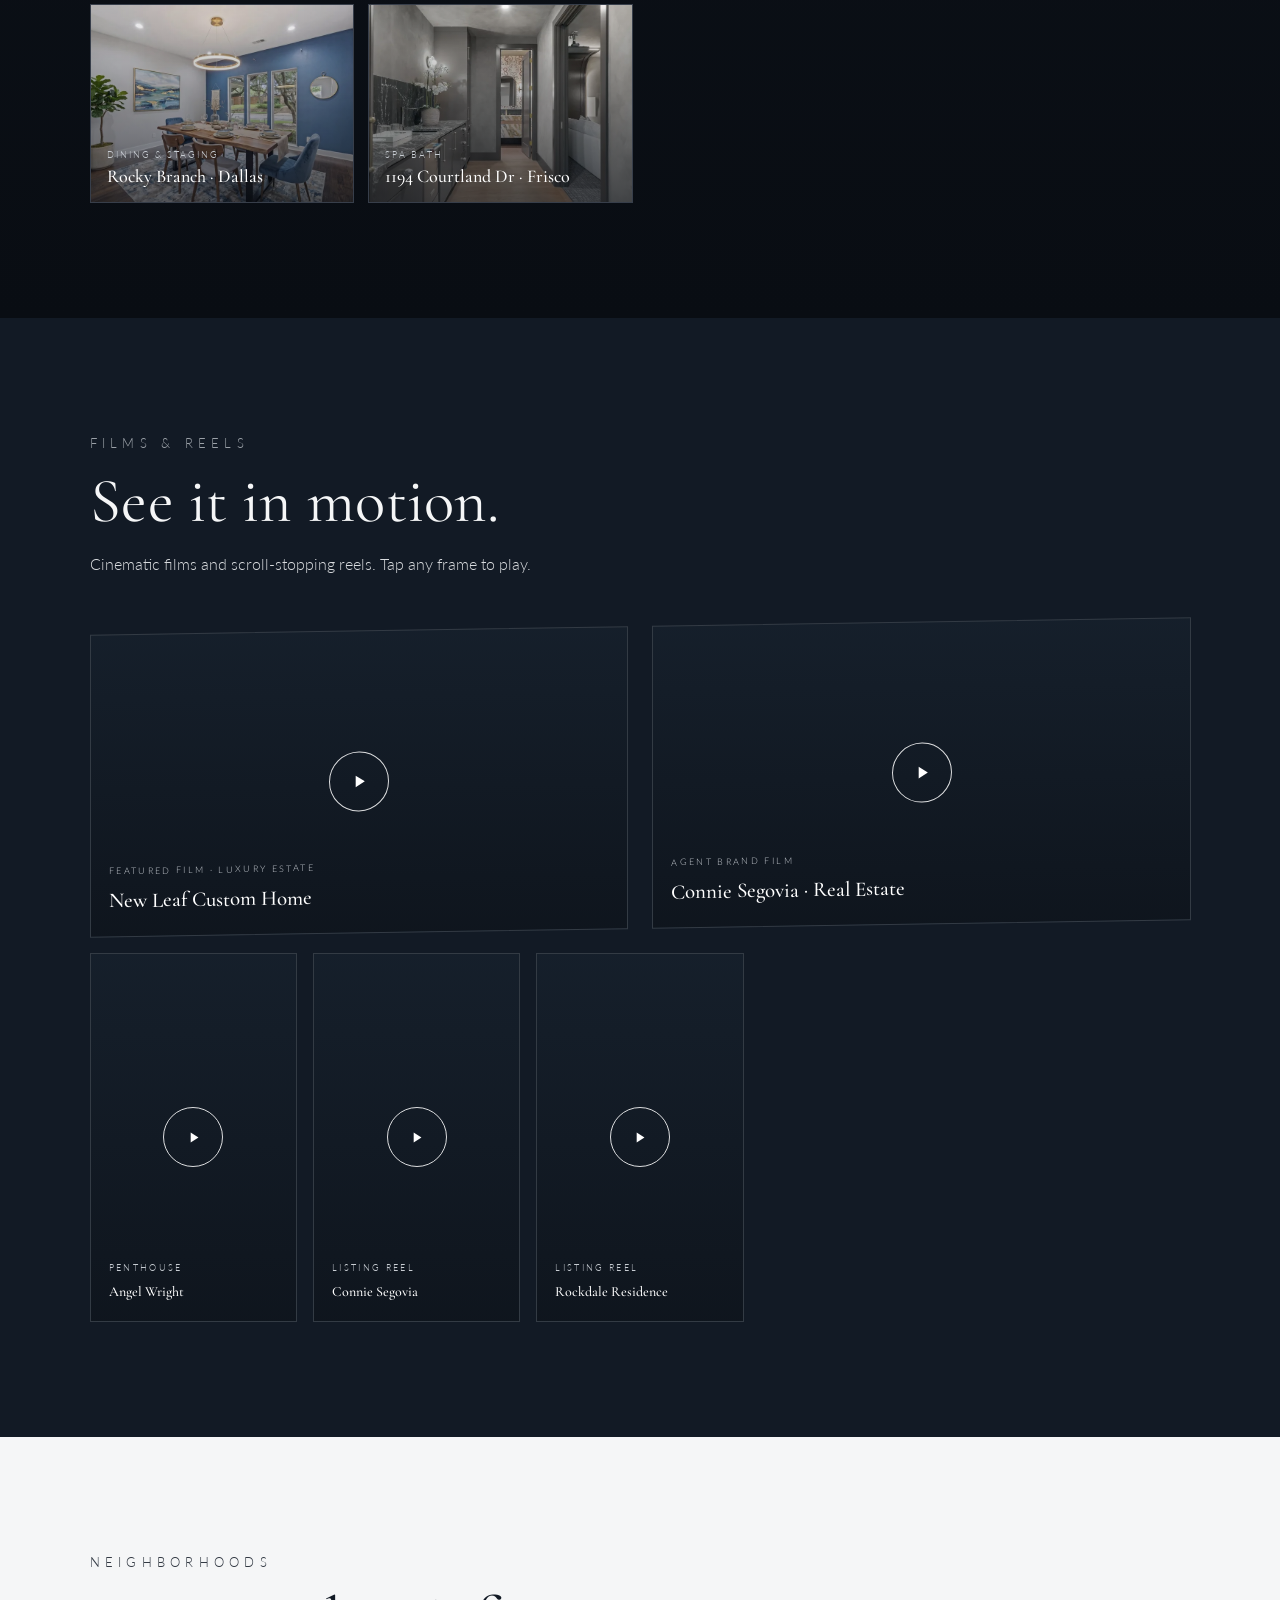
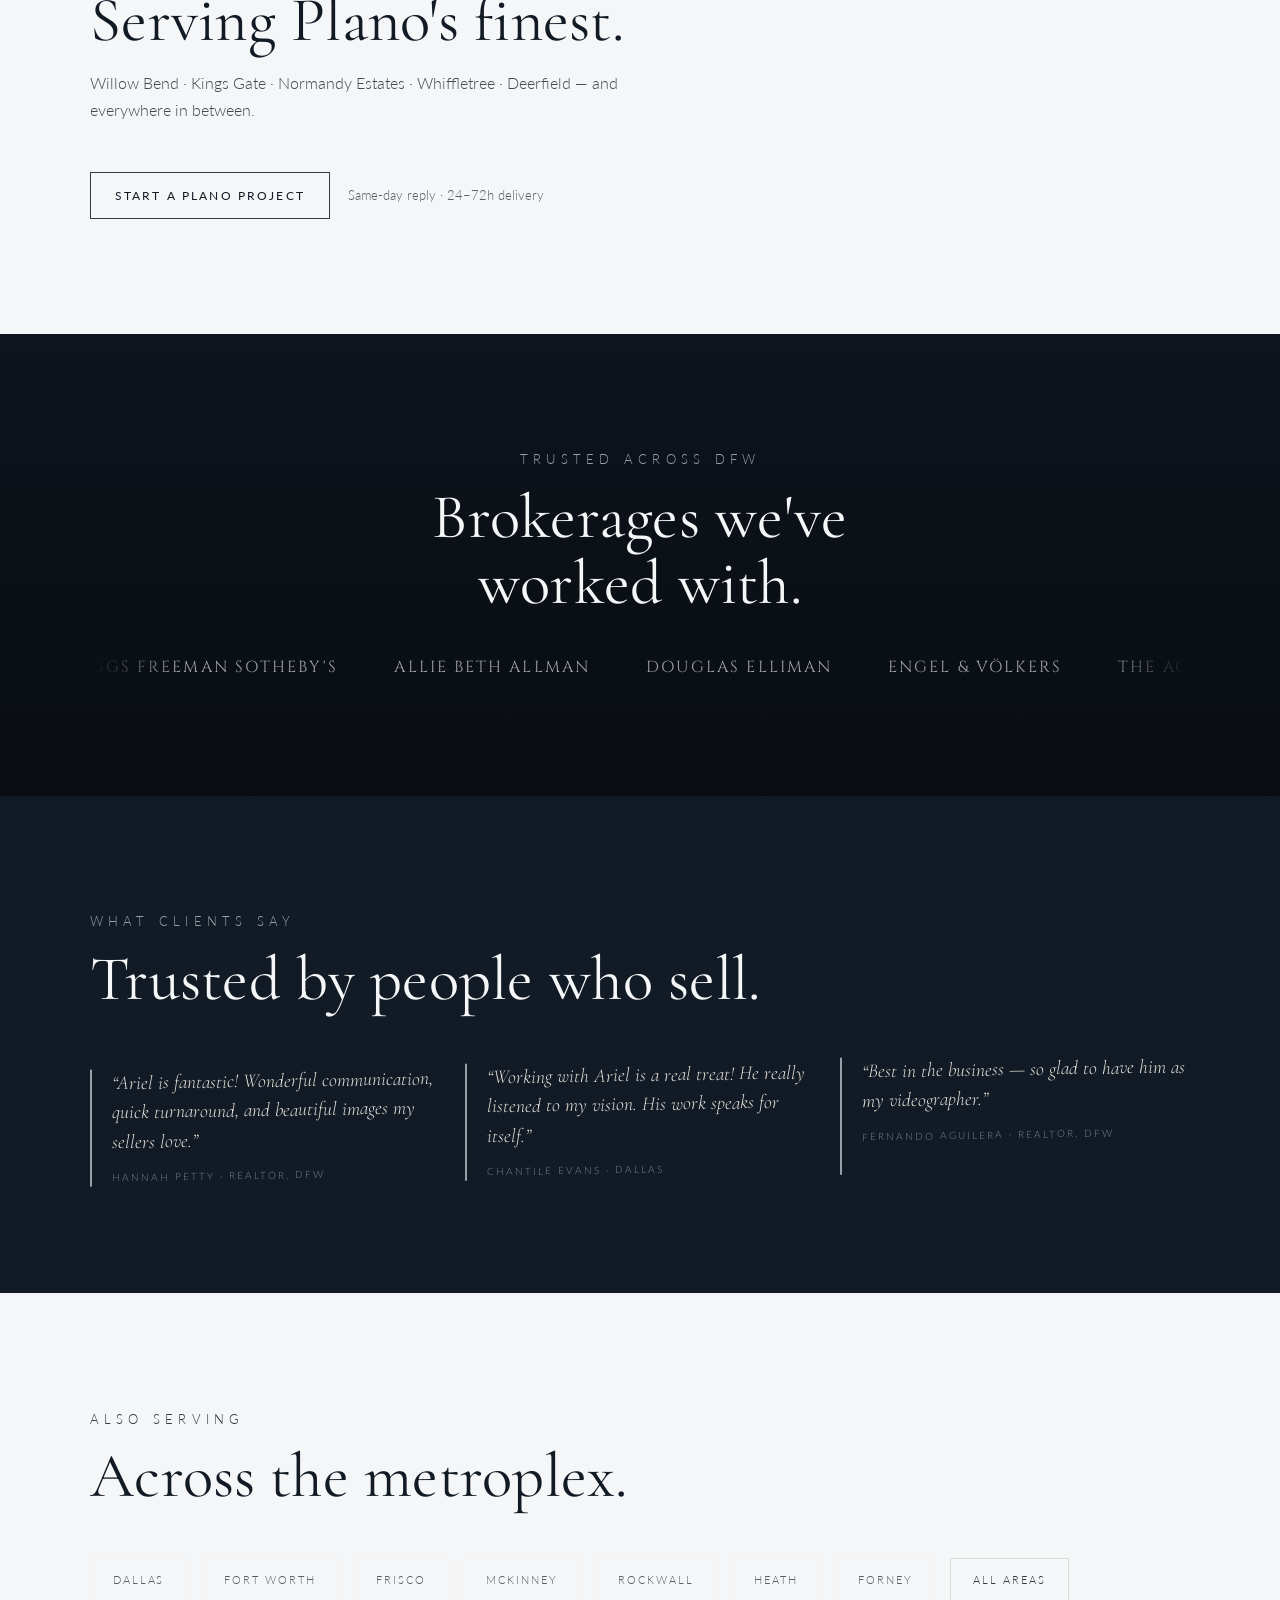
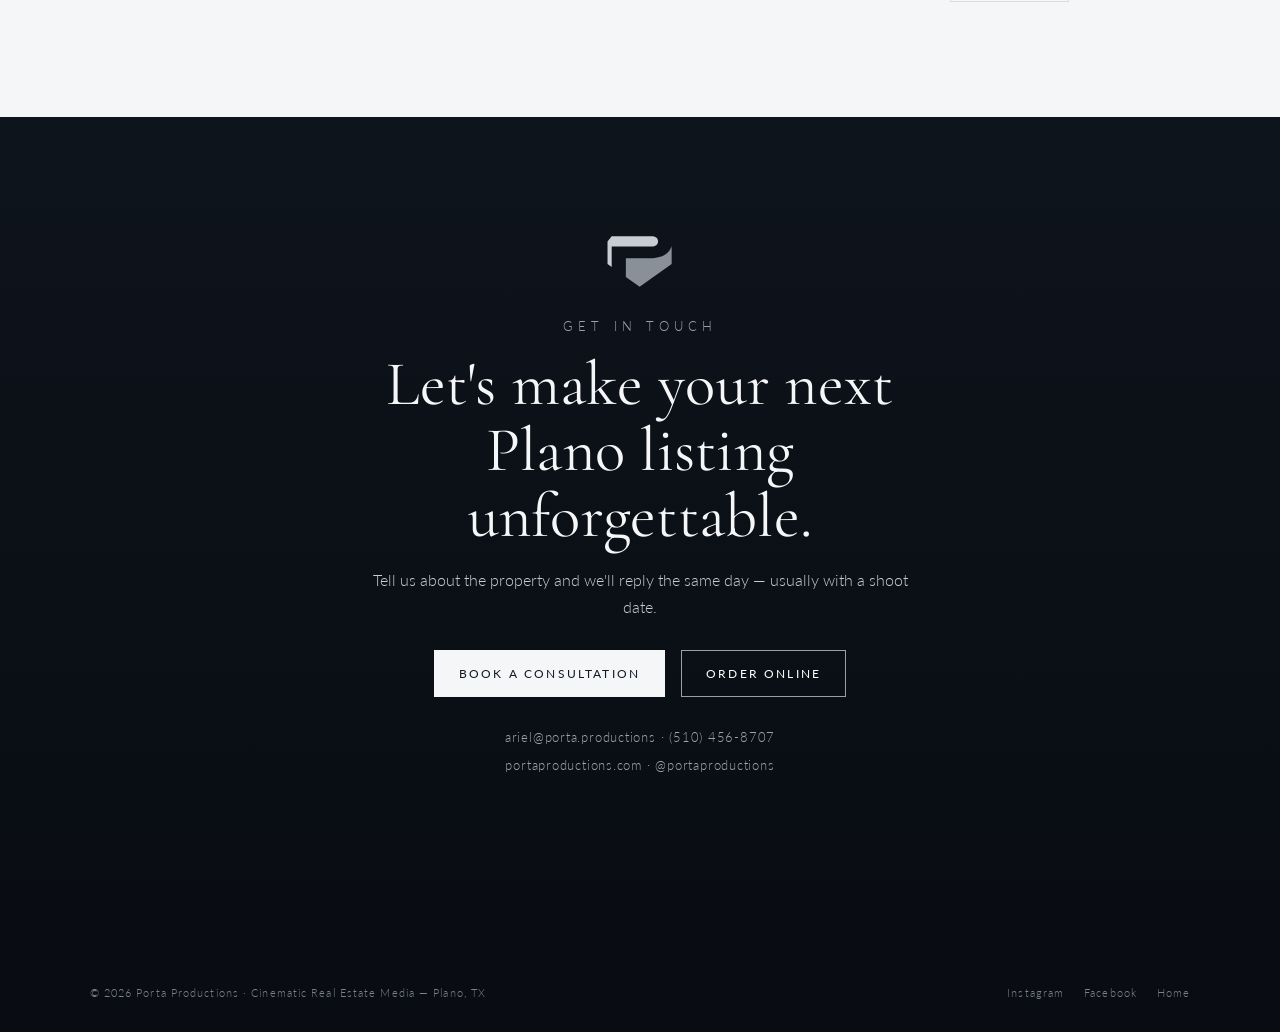
<file: plano/index.html>
<!DOCTYPE html>
<html lang="en">
<head>
<meta charset="utf-8">
<meta name="viewport" content="width=device-width, initial-scale=1.0, viewport-fit=cover">
<title>Real Estate Media in Plano | Porta Productions</title>
<meta name="description" content="Cinematic real estate &amp; brand media in Plano, TX — listing films, HDR &amp; aerial photography, reels and 3D tours. 24–72 hour delivery from Porta Productions.">
<meta name="theme-color" content="#121A25">
<!-- Google Analytics 4 — 'Porta Productions Website' stream (property: Porta Properties). -->
<script>
  window.GA_ID='G-FR7EHQE53F';
  window.dataLayer=window.dataLayer||[];function gtag(){dataLayer.push(arguments);}
  if(!/XXXXXXXX/.test(window.GA_ID)){
    var gs=document.createElement('script');gs.async=true;gs.src='https://www.googletagmanager.com/gtag/js?id='+window.GA_ID;document.head.appendChild(gs);
    gtag('js',new Date());gtag('config',window.GA_ID);
  }
  window.track=function(name,params){try{if(!/XXXXXXXX/.test(window.GA_ID))gtag('event',name,params||{});}catch(e){}};
</script>
<link rel="canonical" href="https://portaproductions.com/plano/">
<meta property="og:type" content="website">
<meta property="og:url" content="https://portaproductions.com/plano/">
<meta property="og:site_name" content="Porta Productions">
<meta property="og:title" content="Real Estate Media in Plano | Porta Productions">
<meta property="og:description" content="Cinematic real estate &amp; brand media in Plano, TX — listing films, HDR &amp; aerial photography, reels and 3D tours. 24–72 hour delivery from Porta Productions.">
<meta property="og:image" content="https://portaproductions.com/assets/og-plano.jpg">
<meta name="twitter:card" content="summary_large_image">
<meta name="twitter:title" content="Real Estate Media in Plano | Porta Productions">
<meta name="twitter:description" content="Cinematic real estate &amp; brand media in Plano, TX — listing films, HDR &amp; aerial photography, reels and 3D tours. 24–72 hour delivery from Porta Productions.">
<meta name="twitter:image" content="https://portaproductions.com/assets/og-plano.jpg">
<link rel="preconnect" href="https://fonts.googleapis.com"><link rel="preconnect" href="https://fonts.gstatic.com" crossorigin>
<link rel="preload" as="style" href="https://fonts.googleapis.com/css2?family=Cinzel:wght@400;500&family=Cormorant+Garamond:ital,wght@0,400;0,500;1,400&family=Lato:wght@300;400&display=swap">
<link rel="stylesheet" href="https://fonts.googleapis.com/css2?family=Cinzel:wght@400;500&family=Cormorant+Garamond:ital,wght@0,400;0,500;1,400&family=Lato:wght@300;400&display=swap" media="print" onload="this.media='all';this.onload=null">
<noscript><link rel="stylesheet" href="https://fonts.googleapis.com/css2?family=Cinzel:wght@400;500&family=Cormorant+Garamond:ital,wght@0,400;0,500;1,400&family=Lato:wght@300;400&display=swap"></noscript>
<style>
  :root{
    --navy:#121A25;--navy-2:#0E141C;--navy-3:#090D13;
    --steel:#414851;--silver:#7C828A;--platinum:#A0A3A8;
    --paper:#F5F6F7;--paper-2:#E7E9EC;--accent:#9AA0A7;--hi:#C8CDD3;
    --line:rgba(244,240,233,.13);--line-d:rgba(27,26,23,.12);
    --caps:"Cinzel",serif;--serif:"Cormorant Garamond",serif;--sans:"Lato",sans-serif;
    --pad:clamp(22px,7vw,120px);
  }
  *{margin:0;padding:0;box-sizing:border-box;}
  html{scroll-behavior:smooth;}
  body{background:var(--navy);color:var(--paper);font-family:var(--sans);font-weight:300;line-height:1.75;-webkit-font-smoothing:antialiased;overflow-x:hidden;}
  a{color:inherit;text-decoration:none;}
  img{max-width:100%;display:block;}
  section{padding:clamp(70px,9vw,130px) var(--pad);position:relative;}
  .paper{background:var(--paper);color:var(--navy);--steel:#333A44;--silver:#566069;--platinum:#566069;}
  .darker{background:linear-gradient(180deg,var(--navy-2),var(--navy-3));}

  h1,h2,h3,h4{font-family:var(--serif);font-weight:400;line-height:1.05;letter-spacing:.004em;}
  h1{font-size:clamp(46px,7vw,98px);}
  h2{font-size:clamp(34px,4.9vw,66px);}
  h3{font-size:clamp(21px,1.95vw,26px);font-weight:500;}
  .kicker{font-family:var(--sans);font-weight:300;letter-spacing:.42em;text-transform:uppercase;font-size:12.5px;color:var(--accent);}
  .paper .kicker{color:var(--steel);}
  p{font-size:clamp(15.5px,1.2vw,18px);color:#C9CBCE;max-width:60ch;}
  .paper p{color:var(--steel);}
  em{font-style:italic;color:var(--hi);}.paper em{color:var(--steel);}
  .rule{width:62px;height:1px;background:var(--accent);margin:22px 0;}
  .paper .rule{background:var(--steel);}
  .sec-head{max-width:760px;margin-bottom:48px;}
  .sec-head h2{margin-top:14px;}
  .sec-head p{margin-top:16px;}

  /* nav */
  header{position:fixed;top:0;left:0;right:0;z-index:80;display:flex;justify-content:space-between;align-items:center;
    padding:18px var(--pad);transition:background .4s,padding .4s,border-color .4s;border-bottom:1px solid transparent;}
  header.scrolled{background:rgba(14,20,28,.86);backdrop-filter:blur(12px);border-bottom:1px solid var(--line);padding:12px var(--pad);}
  .brand{display:flex;align-items:center;gap:11px;}
  .brand .wm{font-family:var(--caps);font-weight:500;letter-spacing:.3em;font-size:16px;color:#fff;display:inline-flex;flex-direction:column;line-height:1;}
  .brand .subwm{font-family:var(--sans);font-weight:300;letter-spacing:.34em;text-transform:uppercase;font-size:6.5px;color:var(--platinum);margin-top:3px;font-style:normal;}
  nav.links{display:flex;align-items:center;gap:26px;}
  nav.links a{font-family:var(--sans);font-weight:300;letter-spacing:.16em;text-transform:uppercase;font-size:12.5px;color:var(--platinum);transition:color .3s;}
  nav.links a:hover{color:#fff;}
  .btn{font-family:var(--sans);font-weight:400;letter-spacing:.18em;text-transform:uppercase;font-size:12px;padding:12px 24px;border:1px solid var(--accent);color:#fff;transition:.3s;cursor:pointer;display:inline-block;background:none;}
  .btn:hover{background:var(--accent);color:var(--navy);}
  .btn.solid{background:var(--paper);color:var(--navy);border-color:var(--paper);}
  .btn.solid:hover{background:var(--hi);border-color:var(--hi);}
  .navbtn{padding:10px 20px;}
  .burger{display:none;flex-direction:column;gap:5px;cursor:pointer;background:none;border:0;padding:6px;}
  .burger span{width:24px;height:1.5px;background:#fff;display:block;}
  @media(max-width:1080px){
    nav.links{position:fixed;inset:0;background:rgba(9,13,19,.97);flex-direction:column;justify-content:center;gap:26px;transform:translateX(100%);transition:transform .45s cubic-bezier(.6,0,.2,1);}
    nav.links.open{transform:none;}
    nav.links a{font-size:15px;}
    .burger{display:flex;z-index:81;}
  }

  /* hero */
  #hero{min-height:100vh;display:flex;flex-direction:column;justify-content:center;padding-top:120px;overflow:hidden;}
  #hero video,#hero .herobg{position:absolute;inset:0;width:100%;height:100%;object-fit:cover;z-index:-2;}
  #hero .herobg{background:radial-gradient(120% 100% at 60% 20%,#1C2737,var(--navy) 55%,var(--navy-3));z-index:-2;}
  #hero::after{content:"";position:absolute;inset:0;background:linear-gradient(180deg,rgba(9,13,19,.55),rgba(9,13,19,.78));z-index:-1;}
  #hero .badge{font-size:12.5px;letter-spacing:.34em;text-transform:uppercase;color:var(--platinum);margin-bottom:24px;}
  #hero h1{max-width:16ch;}
  #hero h1 em{color:var(--hi);}
  #hero .sub{margin:26px 0 30px;font-size:clamp(17px,1.5vw,21px);color:#D9DBDE;max-width:52ch;}
  #hero .cta{display:flex;gap:16px;flex-wrap:wrap;}
  #hero .trust{display:flex;gap:28px;flex-wrap:wrap;margin-top:46px;font-size:11.5px;letter-spacing:.22em;text-transform:uppercase;color:var(--silver);}
  #hero .trust span{display:flex;align-items:center;gap:8px;}
  #hero .trust span::before{content:"";width:5px;height:5px;background:var(--accent);border-radius:50%;}

  /* services */
  .svc-group{margin-bottom:40px;}
  .svc-group .gl{font-family:var(--sans);font-weight:300;letter-spacing:.3em;text-transform:uppercase;font-size:11px;color:var(--accent);margin-bottom:18px;}
  .svc-grid{display:grid;grid-template-columns:repeat(4,1fr);gap:1px;background:var(--line);border:1px solid var(--line);}
  .svc{background:var(--navy);padding:26px 22px;transition:background .35s;}
  .svc:hover{background:#16202C;}
  .svc h3{color:#fff;margin-bottom:8px;}
  .svc p{font-size:14.5px;color:#AEB1B5;}
  @media(max-width:980px){.svc-grid{grid-template-columns:1fr 1fr;}}
  @media(max-width:560px){.svc-grid{grid-template-columns:1fr;}}

  /* video facades */
  .films{display:grid;grid-template-columns:1fr 1fr;gap:24px;}
  @media(max-width:860px){.films{grid-template-columns:1fr;}}
  .reels{display:grid;grid-template-columns:repeat(5,1fr);gap:16px;margin-top:24px;}
  @media(max-width:980px){.reels{grid-template-columns:repeat(2,1fr);}}
  .ytlite{position:relative;cursor:pointer;background-size:cover;background-position:center;overflow:hidden;border:1px solid var(--line);transition:transform .5s,box-shadow .5s;background-color:#16202C;}
  .ytlite:hover{transform:translateY(-4px);box-shadow:0 30px 60px -30px rgba(0,0,0,.7);}
  .ytlite.r169{aspect-ratio:16/9;}.ytlite.r916{aspect-ratio:9/16;}
  .ytlite::after{content:"";position:absolute;inset:0;background:linear-gradient(180deg,rgba(10,14,20,.05),rgba(10,14,20,.6));transition:.4s;}
  .ytlite:hover::after{background:linear-gradient(180deg,rgba(10,14,20,0),rgba(10,14,20,.5));}
  .ytlite .play{position:absolute;top:50%;left:50%;transform:translate(-50%,-50%);width:60px;height:60px;border-radius:50%;border:1.5px solid rgba(255,255,255,.85);display:flex;align-items:center;justify-content:center;z-index:2;transition:.4s;}
  .ytlite:hover .play{background:rgba(255,255,255,.14);transform:translate(-50%,-50%) scale(1.08);}
  .ytlite .cap{position:absolute;left:0;right:0;bottom:0;padding:16px 18px;z-index:2;}
  .ytlite .cap .s{font-size:9px;letter-spacing:.26em;text-transform:uppercase;color:var(--hi);margin-bottom:4px;}
  .ytlite .cap .t{font-family:var(--serif);font-weight:500;font-size:21px;color:#fff;}
  .ytlite iframe{position:absolute;inset:0;width:100%;height:100%;border:0;z-index:5;}

  /* gallery */
  .filterbar{display:flex;gap:10px;flex-wrap:wrap;margin-bottom:30px;}
  .filterbar button{background:none;border:1px solid var(--line);color:var(--platinum);padding:10px 20px;font-family:var(--sans);font-weight:300;letter-spacing:.18em;text-transform:uppercase;font-size:11.5px;cursor:pointer;transition:.3s;}
  .filterbar button.active,.filterbar button:hover{border-color:var(--accent);color:#fff;background:rgba(154,160,167,.1);}
  .gal{display:grid;grid-template-columns:repeat(4,1fr);gap:14px;}
  @media(max-width:980px){.gal{grid-template-columns:repeat(2,1fr);}}
  @media(max-width:520px){.gal{grid-template-columns:1fr;}}
  .tile{position:relative;aspect-ratio:4/3;overflow:hidden;background:#16202C;border:1px solid var(--line);}
  .tile img{width:100%;height:100%;object-fit:cover;transition:transform .8s cubic-bezier(.2,.7,.2,1),opacity .6s;opacity:0;}
  .tile img.loaded{opacity:1;}
  .tile:hover img{transform:scale(1.07);}
  .tile::after{content:"";position:absolute;inset:0;background:linear-gradient(180deg,rgba(10,14,20,.02),rgba(10,14,20,.62));pointer-events:none;}
  .tile .meta{position:absolute;left:0;right:0;bottom:0;padding:14px 16px;z-index:2;}
  .tile .meta .c{font-size:8.5px;letter-spacing:.24em;text-transform:uppercase;color:var(--hi);margin-bottom:3px;}
  .tile .meta .n{font-family:var(--serif);font-weight:500;font-size:18px;color:#fff;line-height:1.2;}
  .tile.hide{display:none;}
  .tile.feat{grid-column:span 2;grid-row:span 2;aspect-ratio:auto;}
  @media(max-width:520px){.tile.feat{grid-column:span 1;grid-row:span 1;aspect-ratio:4/3;}}

  /* process */
  .steps{display:grid;grid-template-columns:repeat(4,1fr);gap:0;}
  @media(max-width:860px){.steps{grid-template-columns:1fr 1fr;}}
  .step{padding:26px 22px 30px;border-top:1px solid var(--line-d);}
  .step .no{font-family:var(--caps);font-size:13px;color:var(--accent);}
  .step h3{color:var(--navy);margin:8px 0;}
  .step p{font-size:14.5px;color:var(--steel);}
  .step .tag{font-size:9px;letter-spacing:.24em;text-transform:uppercase;color:var(--silver);margin-top:12px;}

  /* why */
  .why-grid{display:grid;grid-template-columns:repeat(3,1fr);gap:1px;background:var(--line);border:1px solid var(--line);}
  @media(max-width:860px){.why-grid{grid-template-columns:1fr;}}
  .why{background:var(--navy-2);padding:30px 26px;}
  .why h3{color:#fff;margin-bottom:8px;}
  .why p{font-size:14.5px;color:#AEB1B5;}

  /* about + stats */
  .about-wrap{display:grid;grid-template-columns:1.1fr .9fr;gap:60px;align-items:center;}
  @media(max-width:900px){.about-wrap{grid-template-columns:1fr;gap:36px;}}
  .stats{display:grid;grid-template-columns:1fr 1fr;gap:1px;background:var(--line-d);border:1px solid var(--line-d);}
  .stat{background:var(--paper);padding:28px 24px;}
  .stat .num{font-family:var(--serif);font-size:clamp(34px,4vw,52px);color:var(--navy);line-height:1;}
  .stat .lab{font-size:10px;letter-spacing:.24em;text-transform:uppercase;color:var(--silver);margin-top:8px;}

  /* reviews */
  .rev-grid{display:grid;grid-template-columns:repeat(3,1fr);gap:24px;}
  @media(max-width:860px){.rev-grid{grid-template-columns:1fr;}}
  .quote{border-left:2px solid var(--accent);padding-left:20px;}
  .quote p{font-family:var(--serif);font-size:19.5px;font-style:italic;color:#E4E0D8;line-height:1.5;}
  .quote .by{font-size:10px;letter-spacing:.2em;text-transform:uppercase;color:var(--silver);margin-top:12px;}

  /* marquee */
  .marquee{overflow:hidden;-webkit-mask-image:linear-gradient(90deg,transparent,#000 8%,#000 92%,transparent);mask-image:linear-gradient(90deg,transparent,#000 8%,#000 92%,transparent);}
  .track{display:flex;gap:56px;width:max-content;animation:scrollx 40s linear infinite;}
  .track span{font-family:var(--caps);letter-spacing:.13em;font-size:16px;color:var(--platinum);white-space:nowrap;}
  @keyframes scrollx{from{transform:translateX(0);}to{transform:translateX(-50%);}}

  /* faq */
  .faq{max-width:840px;}
  .qa{border-bottom:1px solid var(--line-d);}
  .qa button{width:100%;text-align:left;background:none;border:0;cursor:pointer;padding:20px 0;display:flex;justify-content:space-between;align-items:center;gap:20px;font-family:var(--serif);font-size:19px;color:var(--navy);}
  .qa .ans{max-height:0;overflow:hidden;transition:max-height .4s ease;}
  .qa .ans p{padding-bottom:20px;font-size:14px;}
  .qa .pm{font-family:var(--sans);font-weight:300;color:var(--accent);font-size:22px;transition:transform .3s;}
  .qa.open .pm{transform:rotate(45deg);}

  /* areas */
  .areas{display:flex;flex-wrap:wrap;gap:14px;margin-top:8px;}
  .areas a{border:1px solid var(--line);padding:11px 22px;font-size:11px;letter-spacing:.18em;text-transform:uppercase;color:var(--platinum);transition:.3s;}
  .areas a:hover{border-color:var(--accent);color:#fff;}

  /* contact */
  .contact-wrap{display:grid;grid-template-columns:1fr 1.1fr;gap:60px;align-items:start;}
  @media(max-width:900px){.contact-wrap{grid-template-columns:1fr;gap:40px;}}
  .contact-info .line{display:flex;flex-direction:column;gap:3px;margin-bottom:22px;}
  .contact-info .l{font-size:10px;letter-spacing:.26em;text-transform:uppercase;color:var(--accent);}
  .contact-info .v{font-family:var(--serif);font-size:21px;color:#fff;}
  form{display:grid;grid-template-columns:1fr 1fr;gap:16px;}
  form .full{grid-column:1/-1;}
  form input,form select,form textarea{width:100%;background:rgba(255,255,255,.03);border:1px solid var(--line);color:#fff;padding:13px 14px;font-family:var(--sans);font-weight:300;font-size:14px;}
  form input::placeholder,form textarea::placeholder{color:var(--silver);}
  form select{color:var(--platinum);}
  form textarea{min-height:110px;resize:vertical;}
  form .full .btn{width:auto;}

  /* footer */
  footer{background:var(--navy-3);padding:64px var(--pad) 30px;}
  .foot-grid{display:grid;grid-template-columns:1.4fr 1fr 1fr 1fr;gap:40px;border-bottom:1px solid var(--line);padding-bottom:40px;}
  @media(max-width:860px){.foot-grid{grid-template-columns:1fr 1fr;gap:30px;}}
  .foot-grid h5{font-family:var(--sans);font-weight:300;letter-spacing:.24em;text-transform:uppercase;font-size:10px;color:var(--accent);margin-bottom:16px;}
  .foot-grid a{display:block;font-size:13px;color:var(--platinum);margin-bottom:9px;transition:.3s;}
  .foot-grid a:hover{color:#fff;}
  .foot-grid .blurb{font-size:13px;color:var(--silver);max-width:34ch;margin-top:14px;}
  .foot-bottom{display:flex;justify-content:space-between;align-items:center;padding-top:24px;font-size:11px;letter-spacing:.1em;color:var(--silver);flex-wrap:wrap;gap:12px;}

  /* logo wall */
  .logowall{display:grid;grid-template-columns:repeat(6,1fr);gap:1px;background:var(--line-d);border:1px solid var(--line-d);max-width:1120px;margin:0 auto;}
  @media(max-width:900px){.logowall{grid-template-columns:repeat(3,1fr);}}
  @media(max-width:520px){.logowall{grid-template-columns:repeat(2,1fr);}}
  .lw{background:var(--paper);aspect-ratio:5/3;display:flex;align-items:center;justify-content:center;padding:16px;position:relative;}
  .lw span{position:absolute;inset:0;display:flex;align-items:center;justify-content:center;text-align:center;font-family:var(--caps);font-weight:500;font-size:13px;letter-spacing:.05em;color:#3F4853;padding:0 12px;line-height:1.25;transition:.3s;}
  .lw:hover span{color:var(--navy);}
  .lw img{max-height:40px;max-width:78%;object-fit:contain;filter:grayscale(1) brightness(.35);opacity:.82;transition:.35s;}
  .lw:hover img{filter:grayscale(1) brightness(.12);opacity:1;}
  /* instagram */
  .ig{display:grid;grid-template-columns:repeat(6,1fr);gap:10px;}
  @media(max-width:900px){.ig{grid-template-columns:repeat(3,1fr);}}
  .igt{aspect-ratio:1;overflow:hidden;position:relative;border:1px solid var(--line);display:block;background:#16202C;}
  .igt img{width:100%;height:100%;object-fit:cover;transition:transform .6s,opacity .4s;opacity:.9;}
  .igt:hover img{transform:scale(1.07);opacity:1;}
  .igt .ico{position:absolute;top:10px;right:10px;width:18px;height:18px;border:1.5px solid rgba(255,255,255,.7);border-radius:5px;z-index:2;}
  .reveal{opacity:0;transform:translateY(28px);transition:opacity .5s cubic-bezier(.2,.7,.2,1),transform .5s cubic-bezier(.2,.7,.2,1);}
  .reveal.in{opacity:1;transform:none;}
  .d1{transition-delay:.07s;}.d2{transition-delay:.15s;}.d3{transition-delay:.23s;}.d4{transition-delay:.31s;}.d5{transition-delay:.39s;}.d6{transition-delay:.47s;}
  .toplink{position:fixed;bottom:22px;right:22px;z-index:70;width:44px;height:44px;border:1px solid var(--accent);border-radius:50%;display:flex;align-items:center;justify-content:center;background:rgba(14,20,28,.8);backdrop-filter:blur(6px);opacity:0;pointer-events:none;transition:.4s;color:#fff;}
  .toplink.show{opacity:1;pointer-events:auto;}
</style>
<script type="application/ld+json">
{
 "@context": "https://schema.org",
 "@type": "Service",
 "serviceType": "Real estate photography and videography",
 "name": "Real Estate Video & Photography in Plano, TX",
 "url": "https://portaproductions.com/plano/",
 "areaServed": {
  "@type": "City",
  "name": "Plano",
  "address": {
   "@type": "PostalAddress",
   "addressRegion": "TX",
   "addressCountry": "US"
  }
 },
 "provider": {
  "@type": [
   "LocalBusiness",
   "ProfessionalService"
  ],
      "@id": "https://portaproductions.com/#business",
  "name": "Porta Productions",
  "url": "https://portaproductions.com/",
  "telephone": "+1-510-456-8707",
  "email": "ariel@porta.productions",
  "image": "https://portaproductions.com/assets/og-plano.jpg"
 }
}
</script>
<script type="application/ld+json">
{
 "@context": "https://schema.org",
 "@type": "BreadcrumbList",
 "itemListElement": [
  {
   "@type": "ListItem",
   "position": 1,
   "name": "Home",
   "item": "https://portaproductions.com/"
  },
  {
   "@type": "ListItem",
   "position": 2,
   "name": "Plano",
   "item": "https://portaproductions.com/plano/"
  }
 ]
}
</script>
<link rel="stylesheet" href="/assets/motion.css?v=5">
</head>
<body id="top">
<header id="header">
  <a class="brand" href="../index.html"><svg width="24" height="19" viewBox="219 116 62 50" fill="none"><path fill="#C8CDD3" d="M222.0 143.5 L225.6 146.1 L225.6 128.6 L259.6 128.6 C261.5 128.6 263.0 128.2 264.0 127.4 C265.0 126.5 265.6 125.4 265.6 124.1 C265.6 122.7 265.0 121.6 264.0 120.8 C263.0 120.0 261.5 119.6 259.6 119.6 L225.6 119.6 L222.0 124.1 Z"/><path fill="#8A9098" d="M272.7 134.7 C271.1 135.9 269.0 136.9 266.6 137.6 C264.2 138.3 261.5 138.7 258.4 138.7 L237.8 138.7 L237.8 154.7 L249.7 163.2 L277.3 143.5 L277.3 128.1 C277.1 128.8 276.9 129.5 276.5 130.1 C275.7 131.9 274.4 133.4 272.7 134.7 Z"/></svg><span class="wm">PORTA<i class="subwm">Productions</i></span></a>
  <nav class="links" id="navlinks">
    <a href="#gallery">Work</a><a href="#work">Films</a><a href="../index.html#services">Services</a>
    <a href="../index.html#process">Process</a><a href="../index.html#about">About</a><a href="../index.html">Home</a>
    <a class="btn navbtn" href="#contact">Book a Shoot</a>
  </nav>
  <button class="burger" id="burger" aria-label="Menu"><span></span><span></span><span></span></button>
</header>

<section id="hero" style="min-height:88vh;">
  <div class="herobg"></div>
  <div class="reveal in">
    <div class="badge">Plano · Dallas–Fort Worth</div>
    <h1>Cinematic real estate media in <em>Plano</em>.</h1>
    <p class="sub">From Willow Bend to Normandy Estates, Plano buyers expect polish. We deliver cinematic listing films, HDR photography, and aerials that present every Plano property at its absolute best.</p>
    <div class="cta"><a class="btn solid" href="#contact">Book a Shoot</a><a class="btn" href="#gallery">View Our Work</a></div>
    <div class="trust"><span>FAA-Licensed Drone</span><span>4K Cinema Quality</span><span>24–72h Delivery</span><span>Fully Insured</span></div>
  </div>
</section>

<section class="darker">
  <div class="sec-head reveal"><div class="kicker">The Plano Market</div><h2>Polish for a market that expects it.</h2></div>
  <p class="reveal d1" style="margin-bottom:14px;">Plano buyers are often relocating executives — Legacy West and the corporate corridor bring families who tour from a laptop in another state and shortlist before they fly in. West Plano estates in Willow Bend, Normandy Estates, and Kings Gate compete on finish-out, and the media has to hold up to that scrutiny.</p>
  <p class="reveal d2" style="margin-bottom:14px;">We produce the polish this market expects: true-to-life HDR that survives side-by-side comparison, films that walk a remote buyer room to room, and twilight exteriors that give established neighborhoods their glow. Fast turnaround included — relocation timelines don't wait.</p>
</section>

<section>
  <div class="sec-head reveal"><div class="kicker">What We Offer</div><h2>A full studio for Plano listings.</h2><p>Cinematic listing films, editorial &amp; twilight photography, vertical reels, FAA-licensed aerials, 3D tours, floor plans, and virtual staging — everything a Plano property needs to stand out.</p></div>
  <div class="svc-grid">
    <div class="svc"><h3>Cinematic Listing Films</h3><p>Story-driven property tours, color-graded to elevate any Plano home.</p></div>
    <div class="svc"><h3>HDR &amp; Twilight Photography</h3><p>Editorial, magazine-quality stills that make listings shine.</p></div>
    <div class="svc"><h3>Aerial &amp; Drone</h3><p>FAA-licensed aerials that frame the property, lot, and neighborhood.</p></div>
    <div class="svc"><h3>Reels &amp; 3D Tours</h3><p>Scroll-stopping social reels and interactive Zillow 3D Home tours, hosted right on the listing.</p></div>
  </div>
</section>

<section id="gallery" class="darker">
  <div class="sec-head reveal"><div class="kicker">Selected Work</div><h2>Frames that sell.</h2><p>Recent productions — twilight, interiors, aerial, and exteriors across DFW.</p></div>
  <div class="filterbar reveal d1">
    <button class="active" data-filter="all">All</button><button data-filter="twilight">Twilight</button><button data-filter="exteriors">Exteriors</button><button data-filter="aerial">Aerial</button><button data-filter="interiors">Interiors</button>
  </div>
  <div class="gal reveal d1">
    <a class="tile" data-cat="twilight" href="#contact"><picture><source type="image/webp" srcset="/assets/work-1-800.webp 800w, /assets/work-1.webp 1400w" sizes="(max-width:520px) 100vw, (max-width:980px) 50vw, 25vw"><img loading="lazy" onload="this.classList.add('loaded')" src="/assets/work-1.jpg" alt="1194 Courtland Dr · Frisco" width="1400" height="1228"></picture><div class="meta"><div class="c">Luxury Listing · Twilight</div><div class="n">1194 Courtland Dr · Frisco</div></div></a>
    <a class="tile" data-cat="aerial" href="#contact"><picture><source type="image/webp" srcset="/assets/work-2-800.webp 800w, /assets/work-2.webp 1400w" sizes="(max-width:520px) 100vw, (max-width:980px) 50vw, 25vw"><img loading="lazy" onload="this.classList.add('loaded')" src="/assets/work-2.jpg" alt="Dallas Skyline" width="1300" height="731"></picture><div class="meta"><div class="c">Aerial &amp; Drone</div><div class="n">Dallas Skyline</div></div></a>
    <a class="tile" data-cat="twilight" href="#contact"><picture><source type="image/webp" srcset="/assets/work-3-800.webp 800w, /assets/work-3.webp 1400w" sizes="(max-width:520px) 100vw, (max-width:980px) 50vw, 25vw"><img loading="lazy" onload="this.classList.add('loaded')" src="/assets/work-3.jpg" alt="7440 Sienna Ridge · Fort Worth" width="1100" height="733"></picture><div class="meta"><div class="c">Twilight</div><div class="n">7440 Sienna Ridge · Fort Worth</div></div></a>
    <a class="tile" data-cat="interiors" href="#contact"><picture><source type="image/webp" srcset="/assets/work-4-800.webp 800w, /assets/work-4.webp 1400w" sizes="(max-width:520px) 100vw, (max-width:980px) 50vw, 25vw"><img loading="lazy" onload="this.classList.add('loaded')" src="/assets/work-4.jpg" alt="Rocky Branch · Dallas" width="1100" height="738"></picture><div class="meta"><div class="c">Interiors &amp; Staging</div><div class="n">Rocky Branch · Dallas</div></div></a>
    <a class="tile" data-cat="twilight" href="#contact"><picture><source type="image/webp" srcset="/assets/work-5-800.webp 800w, /assets/work-5.webp 1400w" sizes="(max-width:520px) 100vw, (max-width:980px) 50vw, 25vw"><img loading="lazy" onload="this.classList.add('loaded')" src="/assets/work-5.jpg" alt="906 Greenbriar · Duncanville" width="1100" height="738"></picture><div class="meta"><div class="c">Pool &amp; Twilight</div><div class="n">906 Greenbriar · Duncanville</div></div></a>
    <a class="tile" data-cat="interiors" href="#contact"><picture><source type="image/webp" srcset="/assets/work-6-800.webp 800w, /assets/work-6.webp 1400w" sizes="(max-width:520px) 100vw, (max-width:980px) 50vw, 25vw"><img loading="lazy" onload="this.classList.add('loaded')" src="/assets/work-6.jpg" alt="1194 Courtland Dr · Frisco" width="1300" height="867"></picture><div class="meta"><div class="c">Media Room</div><div class="n">1194 Courtland Dr · Frisco</div></div></a>
    <a class="tile" data-cat="exteriors" href="#contact"><picture><source type="image/webp" srcset="/assets/work-7-800.webp 800w, /assets/work-7.webp 1400w" sizes="(max-width:520px) 100vw, (max-width:980px) 50vw, 25vw"><img loading="lazy" onload="this.classList.add('loaded')" src="/assets/work-7.jpg" alt="1194 Courtland Dr · Frisco" width="1300" height="1140"></picture><div class="meta"><div class="c">Pool &amp; Exterior</div><div class="n">1194 Courtland Dr · Frisco</div></div></a>
    <a class="tile" data-cat="interiors" href="#contact"><picture><source type="image/webp" srcset="/assets/work-8-800.webp 800w, /assets/work-8.webp 1400w" sizes="(max-width:520px) 100vw, (max-width:980px) 50vw, 25vw"><img loading="lazy" onload="this.classList.add('loaded')" src="/assets/work-8.jpg" alt="Frisco Residence" width="1100" height="733"></picture><div class="meta"><div class="c">Interiors</div><div class="n">Frisco Residence</div></div></a>
    <a class="tile" data-cat="twilight" href="#contact"><picture><source type="image/webp" srcset="/assets/work-9-800.webp 800w, /assets/work-9.webp 1400w" sizes="(max-width:520px) 100vw, (max-width:980px) 50vw, 25vw"><img loading="lazy" onload="this.classList.add('loaded')" src="/assets/work-9.jpg" alt="Sienna Ridge · Fort Worth" width="1300" height="872"></picture><div class="meta"><div class="c">Twilight</div><div class="n">Sienna Ridge · Fort Worth</div></div></a>
    <a class="tile" data-cat="twilight" href="#contact"><picture><source type="image/webp" srcset="/assets/work-10-800.webp 800w, /assets/work-10.webp 1400w" sizes="(max-width:520px) 100vw, (max-width:980px) 50vw, 25vw"><img loading="lazy" onload="this.classList.add('loaded')" src="/assets/work-10.jpg" alt="1105 Elmgrove · Keller" width="1300" height="872"></picture><div class="meta"><div class="c">Twilight</div><div class="n">1105 Elmgrove · Keller</div></div></a>
    <a class="tile" data-cat="interiors" href="#contact"><picture><source type="image/webp" srcset="/assets/work-11-800.webp 800w, /assets/work-11.webp 1400w" sizes="(max-width:520px) 100vw, (max-width:980px) 50vw, 25vw"><img loading="lazy" onload="this.classList.add('loaded')" src="/assets/work-11.jpg" alt="Fort Worth Residence" width="1100" height="733"></picture><div class="meta"><div class="c">Interiors</div><div class="n">Fort Worth Residence</div></div></a>
    <a class="tile" data-cat="twilight" href="#contact"><picture><source type="image/webp" srcset="/assets/work-12-800.webp 800w, /assets/work-12.webp 1400w" sizes="(max-width:520px) 100vw, (max-width:980px) 50vw, 25vw"><img loading="lazy" onload="this.classList.add('loaded')" src="/assets/work-12.jpg" alt="Yacht Club · Dallas" width="1100" height="738"></picture><div class="meta"><div class="c">Waterfront Twilight</div><div class="n">Yacht Club · Dallas</div></div></a>
    <a class="tile" data-cat="interiors" href="#contact"><picture><source type="image/webp" srcset="/assets/work-13-800.webp 800w, /assets/work-13.webp 1400w" sizes="(max-width:520px) 100vw, (max-width:980px) 50vw, 25vw"><img loading="lazy" onload="this.classList.add('loaded')" src="/assets/work-13.jpg" alt="Rocky Branch · Dallas" width="1300" height="872"></picture><div class="meta"><div class="c">Dining &amp; Staging</div><div class="n">Rocky Branch · Dallas</div></div></a>
    <a class="tile" data-cat="interiors" href="#contact"><picture><source type="image/webp" srcset="/assets/work-14-800.webp 800w, /assets/work-14.webp 1400w" sizes="(max-width:520px) 100vw, (max-width:980px) 50vw, 25vw"><img loading="lazy" onload="this.classList.add('loaded')" src="/assets/work-14.jpg" alt="1194 Courtland Dr · Frisco" width="1100" height="733"></picture><div class="meta"><div class="c">Spa Bath</div><div class="n">1194 Courtland Dr · Frisco</div></div></a>
  </div>
</section>

<section id="work">
  <div class="sec-head reveal"><div class="kicker">Films &amp; Reels</div><h2>See it in motion.</h2><p>Cinematic films and scroll-stopping reels. Tap any frame to play.</p></div>
  <div class="films"><div class="ytlite r169 reveal" data-id="dPvpCMJWE8A" style="background-image:url('https://i.ytimg.com/vi/dPvpCMJWE8A/maxresdefault.jpg');"><div class="play"><svg width="20" height="20" viewBox="0 0 24 24" fill="#fff"><path d="M8 5v14l11-7z"/></svg></div><div class="cap"><div class="s">Featured Film · Luxury Estate</div><div class="t">New Leaf Custom Home</div></div></div><div class="ytlite r169 reveal d2" data-id="-PvukHfp5Hk" style="background-image:url('https://i.ytimg.com/vi/-PvukHfp5Hk/maxresdefault.jpg');"><div class="play"><svg width="20" height="20" viewBox="0 0 24 24" fill="#fff"><path d="M8 5v14l11-7z"/></svg></div><div class="cap"><div class="s">Agent Brand Film</div><div class="t">Connie Segovia · Real Estate</div></div></div></div>
  <div class="reels"><div class="ytlite r916 reveal" data-id="KijvNpvXkVo" style="background-image:url('https://i.ytimg.com/vi/KijvNpvXkVo/maxresdefault.jpg');"><div class="play"><svg width="17" height="17" viewBox="0 0 24 24" fill="#fff"><path d="M8 5v14l11-7z"/></svg></div><div class="cap"><div class="s">Penthouse</div><div class="t" style="font-size:14px;">Angel Wright</div></div></div><div class="ytlite r916 reveal" data-id="yJ6qJhpGeGM" style="background-image:url('https://i.ytimg.com/vi/yJ6qJhpGeGM/maxresdefault.jpg');"><div class="play"><svg width="17" height="17" viewBox="0 0 24 24" fill="#fff"><path d="M8 5v14l11-7z"/></svg></div><div class="cap"><div class="s">Listing Reel</div><div class="t" style="font-size:14px;">Connie Segovia</div></div></div><div class="ytlite r916 reveal" data-id="YLHh6l5yHaU" style="background-image:url('https://i.ytimg.com/vi/YLHh6l5yHaU/maxresdefault.jpg');"><div class="play"><svg width="17" height="17" viewBox="0 0 24 24" fill="#fff"><path d="M8 5v14l11-7z"/></svg></div><div class="cap"><div class="s">Listing Reel</div><div class="t" style="font-size:14px;">Rockdale Residence</div></div></div></div>
</section>

<section class="paper">
  <div class="sec-head reveal"><div class="kicker">Neighborhoods</div><h2>Serving Plano's finest.</h2><p>Willow Bend · Kings Gate · Normandy Estates · Whiffletree · Deerfield — and everywhere in between.</p></div>
  <div class="reveal d1" style="display:flex;gap:18px;flex-wrap:wrap;align-items:center;">
    <a class="btn" style="border-color:var(--steel);color:var(--navy);" href="#contact">Start a Plano Project</a>
    <span style="font-size:13px;color:var(--silver);">Same-day reply · 24–72h delivery</span>
  </div>
</section>

<section class="darker" style="text-align:center;">
  <div class="kicker reveal">Trusted Across DFW</div>
  <h2 class="reveal d1" style="margin:14px auto 36px;max-width:18ch;">Brokerages we've worked with.</h2>
  <div class="marquee reveal d2"><div class="track">
    <span>COMPASS</span><span>BRIGGS FREEMAN SOTHEBY'S</span><span>ALLIE BETH ALLMAN</span><span>DOUGLAS ELLIMAN</span><span>ENGEL &amp; VÖLKERS</span><span>THE AGENCY</span><span>EBBY HALLIDAY</span><span>COLDWELL BANKER</span><span>RE/MAX</span><span>eXp REALTY</span><span>ROGERS HEALY</span><span>CENTURY 21</span>
    <span>COMPASS</span><span>BRIGGS FREEMAN SOTHEBY'S</span><span>ALLIE BETH ALLMAN</span><span>DOUGLAS ELLIMAN</span><span>ENGEL &amp; VÖLKERS</span><span>THE AGENCY</span><span>EBBY HALLIDAY</span><span>COLDWELL BANKER</span><span>RE/MAX</span><span>eXp REALTY</span><span>ROGERS HEALY</span><span>CENTURY 21</span>
  </div></div>
</section>

<section>
  <div class="sec-head reveal"><div class="kicker">What Clients Say</div><h2>Trusted by people who sell.</h2></div>
  <div class="rev-grid">
    <div class="quote reveal"><p>“Ariel is fantastic! Wonderful communication, quick turnaround, and beautiful images my sellers love.”</p><div class="by">Hannah Petty · Realtor, DFW</div></div>
    <div class="quote reveal d1"><p>“Working with Ariel is a real treat! He really listened to my vision. His work speaks for itself.”</p><div class="by">Chantile Evans · Dallas</div></div>
    <div class="quote reveal d2"><p>“Best in the business — so glad to have him as my videographer.”</p><div class="by">Fernando Aguilera · Realtor, DFW</div></div>
  </div>
</section>

<section id="areas" class="paper">
  <div class="sec-head reveal"><div class="kicker">Also Serving</div><h2>Across the metroplex.</h2></div>
  <div class="areas reveal d1"><a href="../dallas/">Dallas</a><a href="../fort-worth/">Fort Worth</a><a href="../frisco/">Frisco</a><a href="../mckinney/">McKinney</a><a href="../rockwall/">Rockwall</a><a href="../heath/">Heath</a><a href="../forney/">Forney</a><a href="../index.html#areas" style="color:var(--steel);border-color:var(--line-d);">All Areas</a></div>
</section>

<section id="contact" class="darker" style="text-align:center;">
  <svg width="74" height="58" class="reveal" viewBox="219 116 62 50" fill="none"><path fill="#C8CDD3" d="M222.0 143.5 L225.6 146.1 L225.6 128.6 L259.6 128.6 C261.5 128.6 263.0 128.2 264.0 127.4 C265.0 126.5 265.6 125.4 265.6 124.1 C265.6 122.7 265.0 121.6 264.0 120.8 C263.0 120.0 261.5 119.6 259.6 119.6 L225.6 119.6 L222.0 124.1 Z"/><path fill="#8A9098" d="M272.7 134.7 C271.1 135.9 269.0 136.9 266.6 137.6 C264.2 138.3 261.5 138.7 258.4 138.7 L237.8 138.7 L237.8 154.7 L249.7 163.2 L277.3 143.5 L277.3 128.1 C277.1 128.8 276.9 129.5 276.5 130.1 C275.7 131.9 274.4 133.4 272.7 134.7 Z"/></svg>
  <div class="kicker reveal" style="text-align:center;margin-top:18px;">Get in Touch</div>
  <h2 class="reveal d1" style="margin:14px auto 18px;max-width:18ch;">Let's make your next Plano listing unforgettable.</h2>
  <p class="reveal d2" style="margin:0 auto 28px;">Tell us about the property and we'll reply the same day — usually with a shoot date.</p>
  <div class="reveal d3" style="display:flex;gap:16px;justify-content:center;flex-wrap:wrap;">
    <a class="btn solid" href="mailto:ariel@porta.productions?subject=Plano%20Project%20Inquiry">Book a Consultation</a>
    <a class="btn" href="https://porta-productions-1.aryeo.com/order-forms/019e715f-4278-7005-ab7a-bc0196f6fa6b" target="_blank" rel="noopener">Order Online</a>
  </div>
  <div class="reveal d4" style="margin-top:26px;font-size:13px;letter-spacing:.06em;color:var(--platinum);line-height:2.2;">
    <a href="mailto:ariel@porta.productions">ariel@porta.productions</a> · <a href="tel:+15104568707">(510) 456-8707</a><br>portaproductions.com · @portaproductions
  </div>
</section>

<footer>
  <div class="foot-bottom" style="border:0;">
    <span>© 2026 Porta Productions · Cinematic Real Estate Media — Plano, TX</span>
    <span style="display:flex;gap:20px;"><a href="https://www.instagram.com/portaproductions/" target="_blank" rel="noopener">Instagram</a><a href="https://www.facebook.com/portaproductions" target="_blank" rel="noopener">Facebook</a><a href="../index.html">Home</a></span>
  </div>
</footer>
<a class="toplink" id="toplink" href="#top">↑</a>
<script>
var burger=document.getElementById('burger'),navlinks=document.getElementById('navlinks');
burger.addEventListener('click',function(){navlinks.classList.toggle('open');});
navlinks.querySelectorAll('a').forEach(function(a){a.addEventListener('click',function(){navlinks.classList.remove('open');});});
var header=document.getElementById('header'),toplink=document.getElementById('toplink');
window.addEventListener('scroll',function(){var y=window.scrollY;header.classList.toggle('scrolled',y>40);if(toplink)toplink.classList.toggle('show',y>700);});
document.querySelectorAll('.ytlite').forEach(function(el){el.addEventListener('click',function(){if(el.dataset.loaded)return;el.dataset.loaded='1';var f=document.createElement('iframe');f.src='https://www.youtube-nocookie.com/embed/'+el.getAttribute('data-id')+'?autoplay=1&rel=0&modestbranding=1&playsinline=1';f.allow='accelerometer; autoplay; encrypted-media; gyroscope; picture-in-picture';f.allowFullscreen=true;el.querySelector('.play').style.display='none';var c=el.querySelector('.cap');if(c)c.style.display='none';el.appendChild(f);});});
var io=new IntersectionObserver(function(es){es.forEach(function(e){if(e.isIntersecting)e.target.classList.add('in');});},{threshold:.14});
document.querySelectorAll('.reveal').forEach(function(el){io.observe(el);});
document.querySelectorAll('.filterbar button').forEach(function(b){b.addEventListener('click',function(){document.querySelectorAll('.filterbar button').forEach(function(x){x.classList.remove('active');});b.classList.add('active');var f=b.getAttribute('data-filter');document.querySelectorAll('.gal .tile').forEach(function(t){t.classList.toggle('hide', f!=='all'&&t.getAttribute('data-cat')!==f);});});});
</script>
<script>
  document.querySelectorAll('a[href^="tel:"]').forEach(function(a){a.addEventListener('click',function(){window.track&&track('contact_phone');});});
  document.querySelectorAll('a[href^="mailto:"]').forEach(function(a){a.addEventListener('click',function(){window.track&&track('contact_email');});});
  document.querySelectorAll('a[href*="aryeo.com"]').forEach(function(a){a.addEventListener('click',function(){window.track&&track('order_online_click');});});
</script>
<script defer src="/assets/motion.js?v=4"></script>
</body></html>
</file>
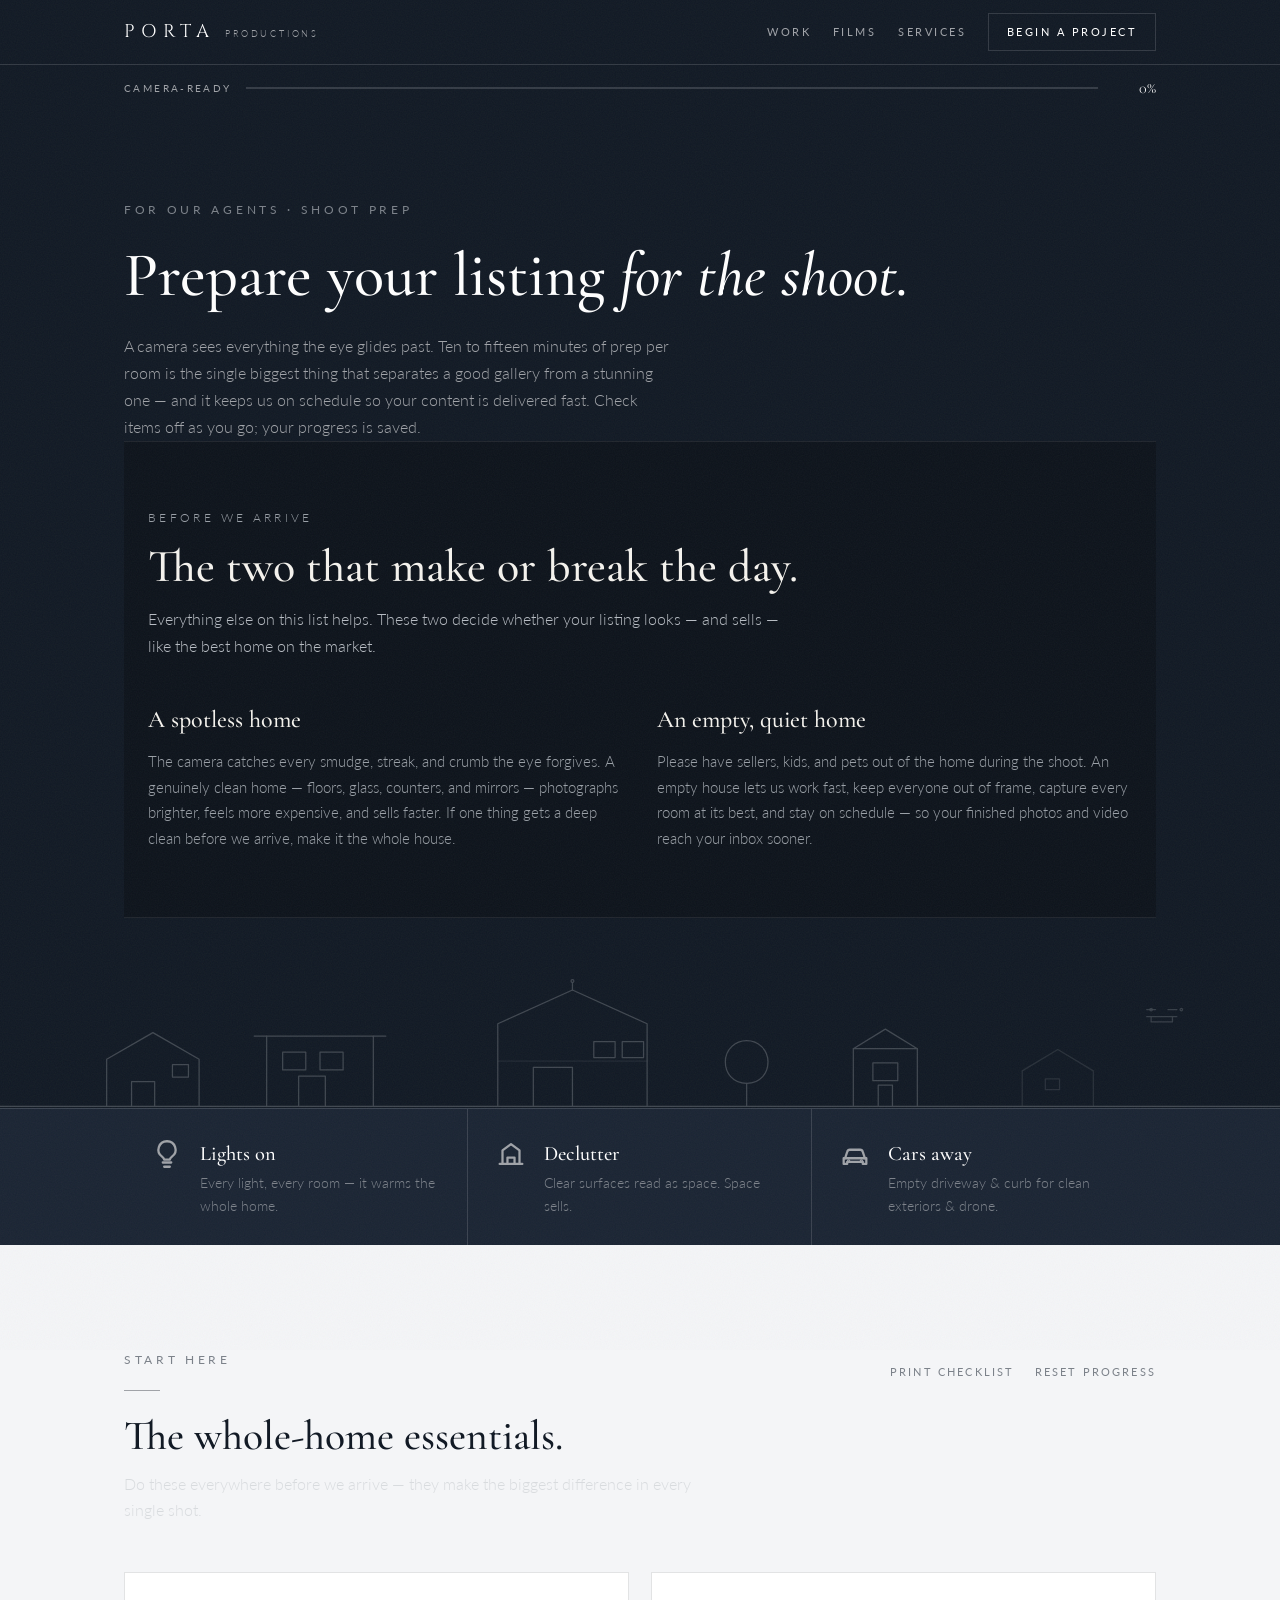
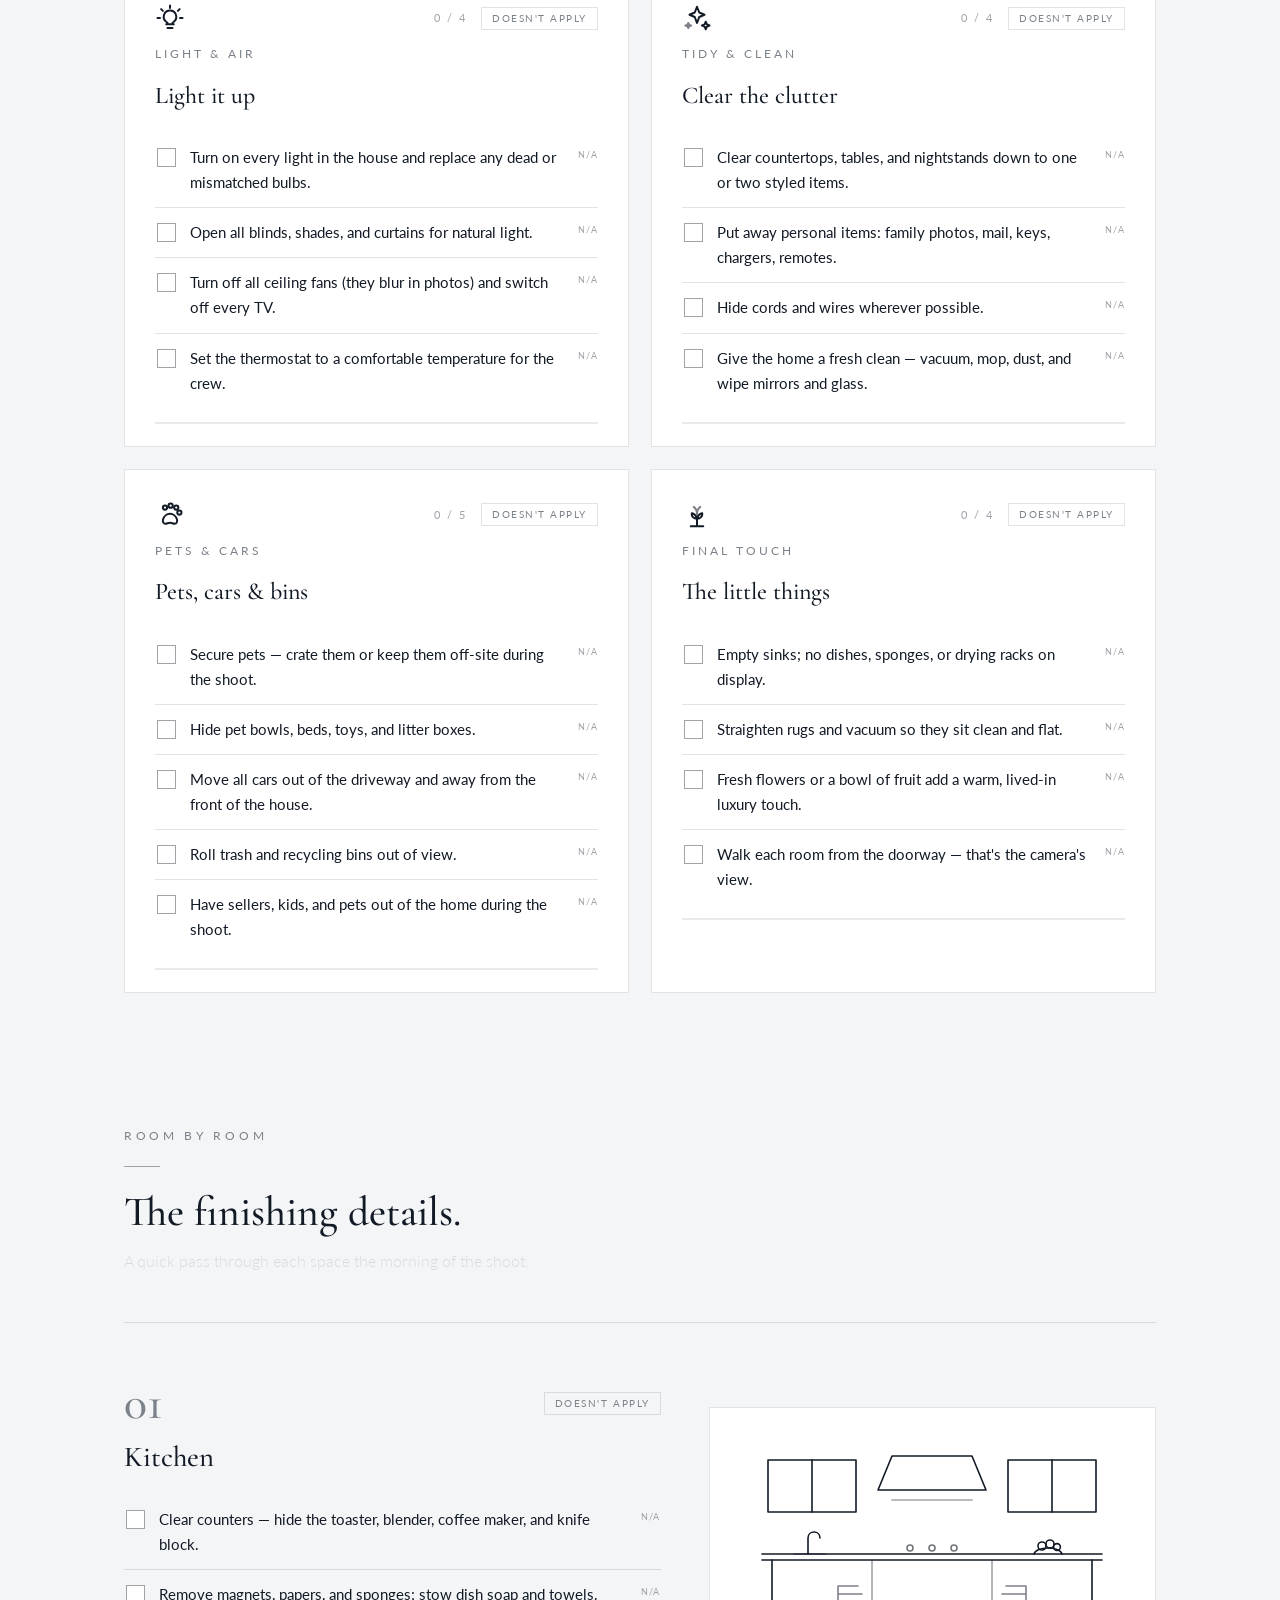
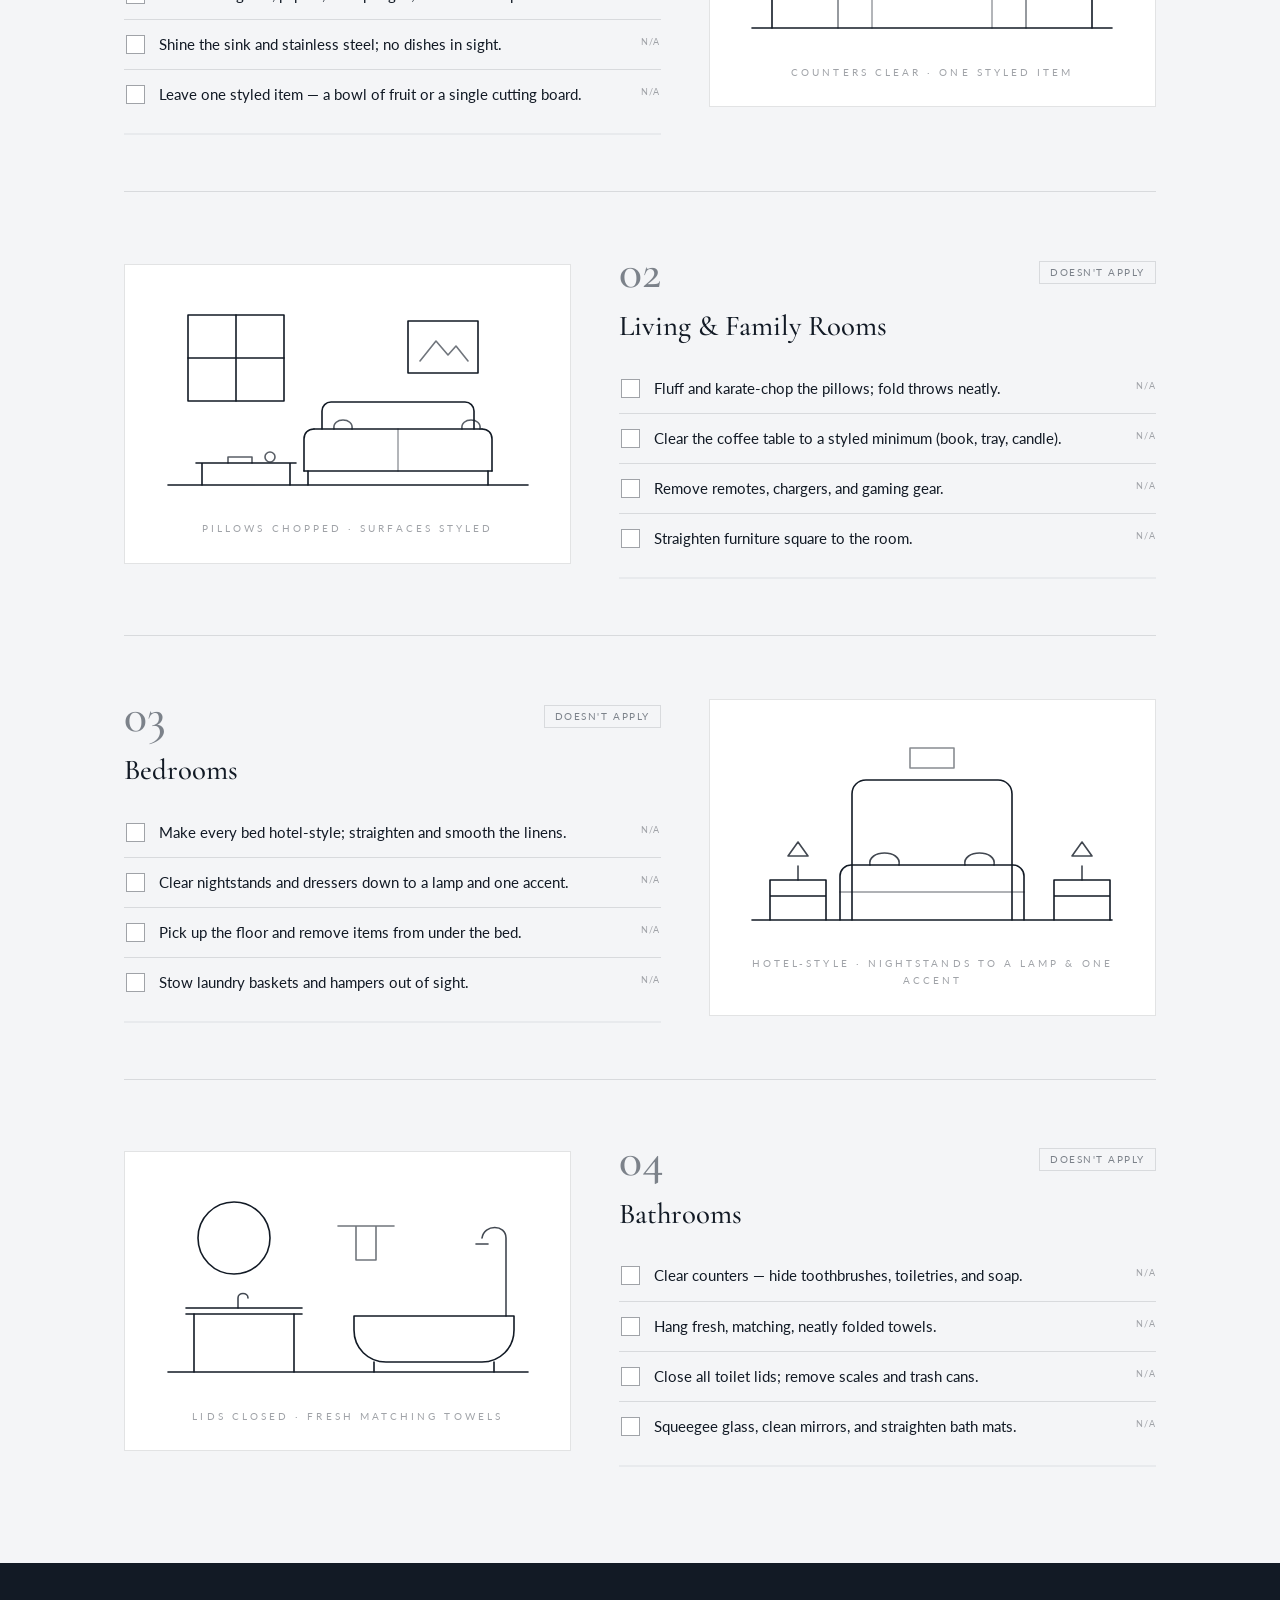
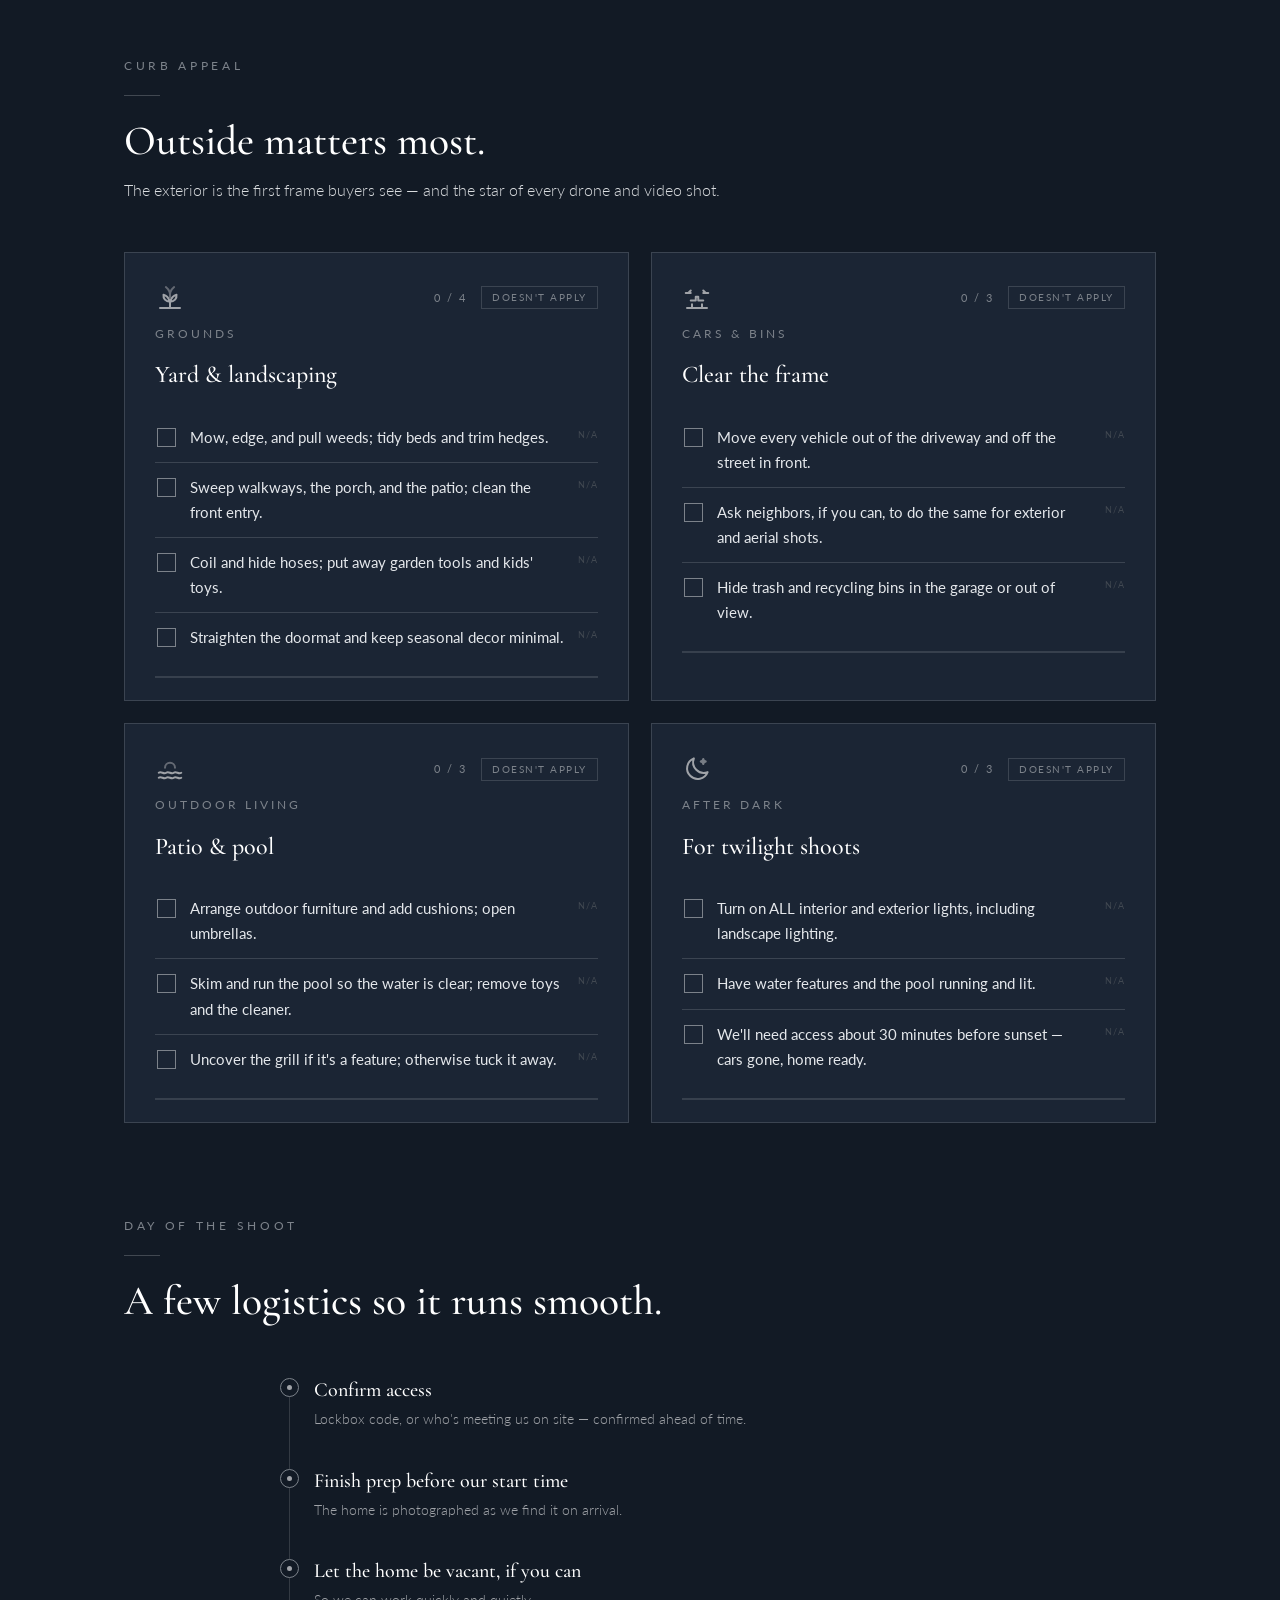
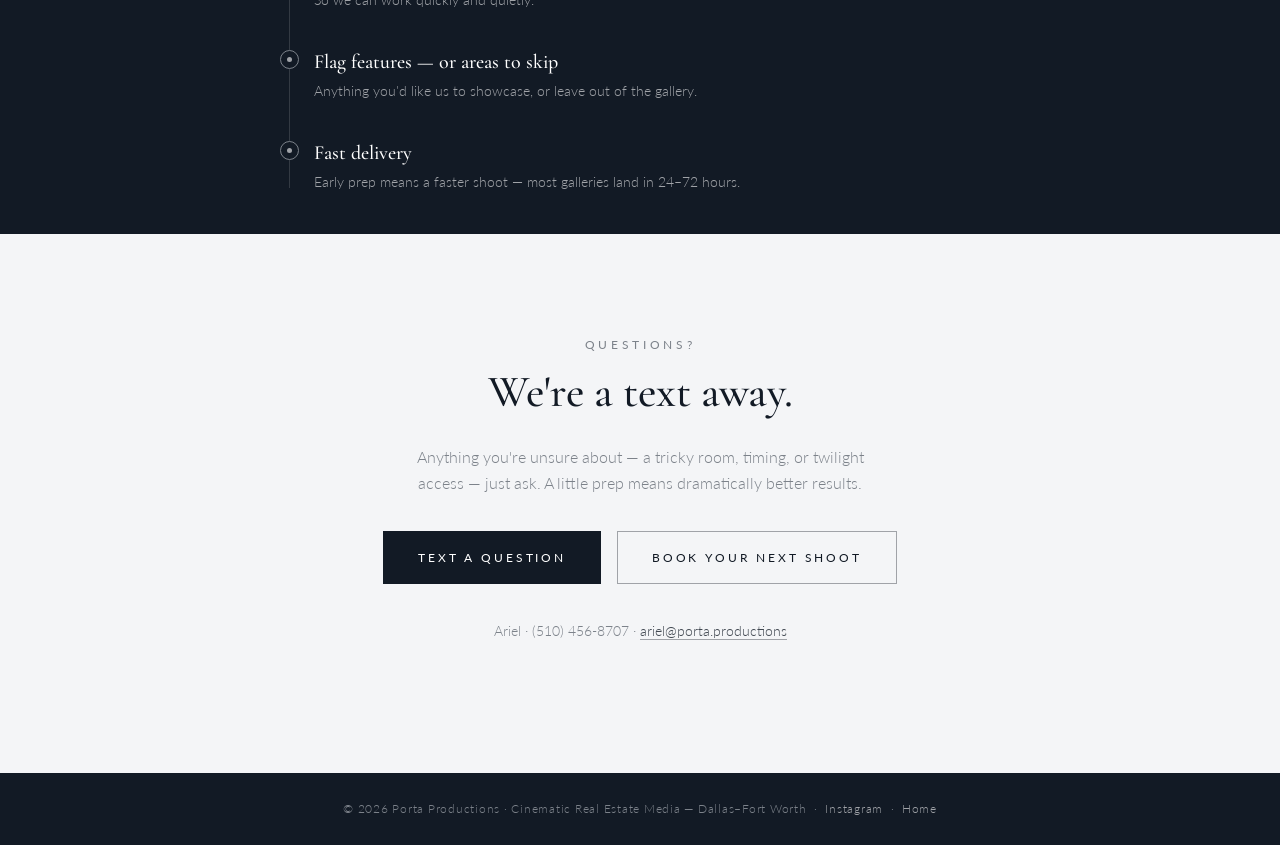
<file: prepare/index.html>
<!DOCTYPE html>
<html lang="en">
<head>
<meta charset="UTF-8">
<meta name="viewport" content="width=device-width, initial-scale=1.0, viewport-fit=cover">
<meta name="theme-color" content="#121A25">
<meta name="robots" content="noindex, nofollow">
<!-- Google Analytics 4 — 'Porta Productions Website' stream (property: Porta Properties). -->
<script>
  window.GA_ID='G-FR7EHQE53F';
  window.dataLayer=window.dataLayer||[];function gtag(){dataLayer.push(arguments);}
  if(!/XXXXXXXX/.test(window.GA_ID)){
    var gs=document.createElement('script');gs.async=true;gs.src='https://www.googletagmanager.com/gtag/js?id='+window.GA_ID;document.head.appendChild(gs);
    gtag('js',new Date());gtag('config',window.GA_ID);
  }
  window.track=function(name,params){try{if(!/XXXXXXXX/.test(window.GA_ID))gtag('event',name,params||{});}catch(e){}};
</script>
<title>Prepare Your Listing for the Shoot | Porta Productions</title>
<meta name="description" content="A room-by-room prep checklist to get your listing camera-ready for your Porta Productions photo &amp; video shoot — with progress tracking, exterior and twilight tips.">
<link rel="canonical" href="https://portaproductions.com/prepare/">
<meta property="og:title" content="Prepare Your Listing for the Shoot | Porta Productions">
<meta property="og:description" content="A simple room-by-room checklist to get your listing camera-ready for your Porta Productions shoot.">
<meta property="og:type" content="website">
<meta property="og:url" content="https://portaproductions.com/prepare/">
<meta property="og:image" content="https://portaproductions.com/assets/og-image.jpg">
<meta property="og:site_name" content="Porta Productions">
<meta name="twitter:card" content="summary_large_image">
<link rel="preconnect" href="https://fonts.googleapis.com">
<link rel="preconnect" href="https://fonts.gstatic.com" crossorigin>
<link rel="preload" as="style" href="https://fonts.googleapis.com/css2?family=Cinzel:wght@400;500&family=Cormorant+Garamond:ital,wght@0,400;0,500;0,600;1,500&family=Lato:wght@300;400;700&display=swap">
<link rel="stylesheet" href="https://fonts.googleapis.com/css2?family=Cinzel:wght@400;500&family=Cormorant+Garamond:ital,wght@0,400;0,500;0,600;1,500&family=Lato:wght@300;400;700&display=swap" media="print" onload="this.media='all';this.onload=null">
<noscript><link rel="stylesheet" href="https://fonts.googleapis.com/css2?family=Cinzel:wght@400;500&family=Cormorant+Garamond:ital,wght@0,400;0,500;0,600;1,500&family=Lato:wght@300;400;700&display=swap"></noscript>
<style>
/* ─── Porta Productions Brand System ─────────────────────────
   Navy #121A25 · White · Steel #414851 · Silver #7C828A · Platinum #A0A3A8
   Cinzel (display caps) · Cormorant Garamond (headlines) · Lato (body)
─────────────────────────────────────────────────────────────── */
:root{
  --navy:#121A25;
  --navy-soft:#1B2534;
  --steel:#414851;
  --silver:#7C828A;
  --platinum:#A0A3A8;
  --mist:#E8EAED;
  --paper:#F4F5F7;
  --white:#FFFFFF;
  --hairline:rgba(18,26,37,.12);
  --hairline-inv:rgba(255,255,255,.14);
  --display:'Cinzel',serif;
  --headline:'Cormorant Garamond',Georgia,serif;
  --body:'Lato',-apple-system,sans-serif;
}
*{margin:0;padding:0;box-sizing:border-box}
html{scroll-behavior:smooth}
[id]{scroll-margin-top:130px}
body{font-family:var(--body);font-weight:300;color:var(--steel);background:var(--paper);line-height:1.65;-webkit-font-smoothing:antialiased}
h1,h2,h3{color:var(--navy);font-weight:500}
.wrap{max-width:1080px;margin:0 auto;padding:0 24px}
.kicker{font-family:var(--body);font-weight:400;font-size:.72rem;letter-spacing:.32em;text-transform:uppercase;color:var(--silver)}
.rule{width:36px;height:1px;background:var(--platinum);margin:18px 0 22px}
a{color:inherit}

/* ─── Header ─── */
header{position:sticky;top:0;z-index:50;background:var(--navy);border-bottom:1px solid var(--hairline-inv)}
.nav{display:flex;align-items:center;justify-content:space-between;height:64px}
.brand{display:flex;align-items:baseline;gap:10px;text-decoration:none}
.brand .porta{font-family:var(--display);font-size:1.15rem;letter-spacing:.34em;color:var(--white)}
.brand .prod{font-size:.58rem;letter-spacing:.3em;color:var(--platinum);text-transform:uppercase}
.nav-right{display:flex;align-items:center;gap:22px}
.nav-right a{font-size:.7rem;letter-spacing:.22em;text-transform:uppercase;text-decoration:none;color:var(--platinum);font-weight:400}
.nav-right a:hover{color:var(--white)}
.nav-cta{border:1px solid var(--hairline-inv);padding:9px 18px;color:var(--white)!important}
.nav-cta:hover{background:var(--white);color:var(--navy)!important}
@media(max-width:640px){.nav-right a:not(.nav-cta){display:none}}

/* ─── Progress bar (global) ─── */
.progress-shell{position:sticky;top:64px;z-index:49;background:var(--navy);padding:0 0 0}
.progress-inner{display:flex;align-items:center;gap:14px;padding:10px 24px;max-width:1080px;margin:0 auto}
.progress-label{font-size:.62rem;letter-spacing:.24em;text-transform:uppercase;color:var(--platinum);white-space:nowrap;font-weight:400}
.progress-track{flex:1;height:2px;background:rgba(255,255,255,.15);position:relative}
.progress-fill{position:absolute;inset:0 auto 0 0;width:0%;background:var(--white);transition:width .45s cubic-bezier(.22,1,.36,1)}
.progress-pct{font-family:var(--headline);font-size:1rem;color:var(--white);min-width:44px;text-align:right}

/* ─── Hero ─── */
.hero{background:var(--navy);color:var(--platinum);padding:84px 0 0;overflow:hidden}
.hero .kicker{color:var(--silver)}
.hero h1{font-family:var(--headline);font-size:clamp(2.5rem,5.5vw,3.9rem);line-height:1.08;color:var(--white);font-weight:500;max-width:14em;margin:20px 0 24px}
.hero h1 em{font-style:italic}
.hero p.lede{max-width:34em;font-size:1.02rem;color:var(--platinum)}
.hero-skyline{display:block;width:100%;margin-top:56px}
.big-three{background:var(--navy-soft);border-top:1px solid var(--hairline-inv)}
.big-three .wrap{display:grid;grid-template-columns:repeat(3,1fr);gap:0}
.bt{display:flex;gap:16px;align-items:flex-start;padding:28px 26px;border-right:1px solid var(--hairline-inv)}
.bt:last-child{border-right:none}
.bt .ic{flex:0 0 auto;color:var(--platinum)}
.bt h3{font-family:var(--headline);font-size:1.28rem;color:var(--white);font-weight:500;margin-bottom:2px}
.bt p{font-size:.85rem;color:var(--silver)}
@media(max-width:760px){.big-three .wrap{grid-template-columns:1fr}.bt{border-right:none;border-bottom:1px solid var(--hairline-inv);padding:20px 4px}}

/* ─── Sections ─── */
section{padding:88px 0 40px}
.sec-head{max-width:38em;margin-bottom:48px}
.sec-head h2{font-family:var(--headline);font-size:clamp(1.9rem,3.6vw,2.6rem);line-height:1.15;font-weight:500}
.sec-head p{margin-top:12px;font-size:.98rem;color:var(--silver)}
section.dark{background:var(--navy)}
section.dark .sec-head h2{color:var(--white)}
section.dark .sec-head p{color:var(--platinum)}
section.dark .kicker{color:var(--silver)}
section.dark .rule{background:var(--steel)}

/* ─── Checklist cards ─── */
.card-grid{display:grid;grid-template-columns:1fr 1fr;gap:22px}
@media(max-width:820px){.card-grid{grid-template-columns:1fr}}
.card{background:var(--white);border:1px solid var(--hairline);padding:30px 30px 22px;position:relative}
.card-top{display:flex;align-items:center;justify-content:space-between;margin-bottom:6px}
.card .ic{color:var(--navy)}
.card .count{font-size:.68rem;letter-spacing:.18em;color:var(--platinum);font-weight:400}
.card .count.done{color:var(--navy)}
.card h3{font-family:var(--headline);font-size:1.5rem;font-weight:500;margin:10px 0 4px}
.card .sub{font-size:.72rem;letter-spacing:.26em;text-transform:uppercase;color:var(--silver);font-weight:400}
.card ul{list-style:none;margin-top:18px}
.card li{border-top:1px solid var(--hairline)}
.card li:first-child{border-top:none}
.check{display:flex;gap:14px;align-items:flex-start;padding:12px 2px;cursor:pointer;font-size:.95rem;font-weight:400;color:var(--navy);user-select:none;transition:color .2s}
.check input{position:absolute;opacity:0;pointer-events:none}
.box{flex:0 0 auto;width:19px;height:19px;margin-top:3px;border:1px solid var(--platinum);position:relative;transition:all .2s;background:var(--white)}
.box svg{position:absolute;inset:0;margin:auto;opacity:0;transform:scale(.5);transition:all .18s;color:var(--white)}
.check input:checked~.box{background:var(--navy);border-color:var(--navy)}
.check input:checked~.box svg{opacity:1;transform:scale(1)}
.check input:checked~.txt{color:var(--platinum)}
.check:hover .box{border-color:var(--steel)}
.card-bar{height:2px;background:var(--mist);margin-top:14px;position:relative}
.card-bar i{position:absolute;inset:0 auto 0 0;width:0%;background:var(--navy);transition:width .4s cubic-bezier(.22,1,.36,1)}

/* dark-section cards */
.dark .card{background:var(--navy-soft);border-color:var(--hairline-inv)}
.dark .card h3{color:var(--white)}
.dark .card .ic{color:var(--platinum)}
.dark .card .sub{color:var(--silver)}
.dark .check{color:#E4E7EB}
.dark .box{background:transparent;border-color:var(--silver)}
.dark .check input:checked~.box{background:var(--white);border-color:var(--white)}
.dark .check input:checked~.box svg{color:var(--navy)}
.dark .check input:checked~.txt{color:var(--silver)}
.dark .card li{border-color:var(--hairline-inv)}
.dark .card-bar{background:rgba(255,255,255,.12)}
.dark .card-bar i{background:var(--white)}
.dark .card .count{color:var(--silver)}
.dark .card .count.done{color:var(--white)}

/* ─── Room-by-room rows ─── */
.room{display:grid;grid-template-columns:minmax(0,5fr) minmax(0,6fr);gap:48px;align-items:center;padding:56px 0;border-top:1px solid var(--hairline)}
.room:first-of-type{border-top:none;padding-top:16px}
.room:nth-child(even){grid-template-columns:minmax(0,6fr) minmax(0,5fr)}
.room:nth-child(even) .room-art{order:2}
@media(max-width:820px){.room,.room:nth-child(even){grid-template-columns:1fr;gap:20px}.room:nth-child(even) .room-art{order:0}}
.room-art{background:var(--white);border:1px solid var(--hairline);padding:34px 30px 26px;text-align:center}
.room-art svg{width:100%;max-width:380px;height:auto;color:var(--navy)}
.room-art figcaption{margin-top:14px;font-size:.64rem;letter-spacing:.3em;text-transform:uppercase;color:var(--platinum);font-weight:400}
.room-num{font-family:var(--headline);font-size:3rem;color:var(--silver);line-height:1;font-weight:500}
.room h3{font-family:var(--headline);font-size:1.8rem;font-weight:500;margin:6px 0 14px}
.room ul{list-style:none}
.room li{border-top:1px solid var(--hairline)}
.room li:first-child{border-top:none}

/* ─── Timeline (day of shoot) ─── */
.timeline{max-width:720px;margin:0 auto;position:relative;padding-left:34px}
.timeline:before{content:"";position:absolute;left:9px;top:6px;bottom:6px;width:1px;background:var(--hairline-inv)}
.tl-item{position:relative;padding:0 0 34px}
.tl-item:last-child{padding-bottom:0}
.tl-dot{position:absolute;left:-34px;top:4px;width:19px;height:19px;border:1px solid var(--silver);border-radius:50%;background:var(--navy);display:flex;align-items:center;justify-content:center}
.tl-dot i{width:5px;height:5px;border-radius:50%;background:var(--platinum)}
.tl-item h4{font-family:var(--headline);font-size:1.25rem;color:var(--white);font-weight:500}
.tl-item p{font-size:.9rem;color:var(--platinum);max-width:36em}

/* ─── Footer CTA ─── */
.cta{background:var(--paper);text-align:center;padding:96px 0}
.cta h2{font-family:var(--headline);font-size:clamp(2rem,4vw,2.8rem);font-weight:500}
.cta p{margin:14px auto 34px;max-width:30em;color:var(--silver)}
.btn-row{display:flex;gap:16px;justify-content:center;flex-wrap:wrap}
.btn{font-family:var(--body);font-weight:400;font-size:.74rem;letter-spacing:.24em;text-transform:uppercase;text-decoration:none;padding:16px 34px;transition:all .2s}
.btn-solid{background:var(--navy);color:var(--white);border:1px solid var(--navy)}
.btn-solid:hover{background:var(--steel);border-color:var(--steel)}
.btn-ghost{border:1px solid var(--platinum);color:var(--navy)}
.btn-ghost:hover{border-color:var(--navy)}
.cta .contact{margin-top:36px;font-size:.85rem;color:var(--silver)}
.cta .contact a{color:var(--steel);text-decoration:none;border-bottom:1px solid var(--platinum)}
footer{background:var(--navy);color:var(--silver);font-size:.78rem;padding:26px 0;text-align:center;letter-spacing:.06em}
footer a{color:var(--platinum);text-decoration:none}

/* ─── Utility row under progress ─── */
.toolbar{display:flex;justify-content:flex-end;gap:20px;margin:26px 0 -40px}
.toolbar button{font-family:var(--body);font-size:.68rem;letter-spacing:.2em;text-transform:uppercase;background:none;border:none;color:var(--silver);cursor:pointer;padding:6px 0;border-bottom:1px solid transparent}
.toolbar button:hover{color:var(--navy);border-bottom-color:var(--platinum)}

/* ─── Not-applicable controls ─── */
.card-right{display:flex;align-items:center;gap:14px}
.na-toggle{font-family:var(--body);font-size:.6rem;font-weight:400;letter-spacing:.16em;text-transform:uppercase;background:none;border:1px solid var(--hairline);color:var(--silver);cursor:pointer;padding:5px 10px;transition:all .2s;white-space:nowrap}
.na-toggle:hover{border-color:var(--silver);color:var(--navy)}
.room-head{display:flex;justify-content:space-between;align-items:center}
[data-card].na ul,[data-card].na .card-bar,[data-card].na .room-art{opacity:.35}
[data-card].na .check{pointer-events:none}
[data-card].na .item-na{visibility:hidden}
[data-card].na .na-toggle{background:var(--navy);color:var(--white);border-color:var(--navy)}
.dark [data-card].na .na-toggle{background:var(--white);color:var(--navy);border-color:var(--white)}
.dark .na-toggle{border-color:var(--hairline-inv);color:var(--silver)}
.dark .na-toggle:hover{border-color:var(--platinum);color:var(--white)}
.card li,.room li{display:flex;align-items:flex-start}
.card li .check,.room li .check{flex:1}
.item-na{font-family:var(--body);font-size:.58rem;font-weight:400;letter-spacing:.14em;text-transform:uppercase;background:none;border:none;color:var(--platinum);cursor:pointer;padding:16px 0 0 12px;transition:color .2s}
.item-na:hover{color:var(--navy)}
.dark .item-na{color:var(--steel)}
.dark .item-na:hover{color:var(--white)}
li.na .check{opacity:.4;pointer-events:none}
li.na .txt{text-decoration:line-through;text-decoration-color:var(--platinum)}
li.na .item-na{color:var(--navy)}
.dark li.na .item-na{color:var(--white)}

/* ─── Print ─── */
@media print{
  header,.progress-shell,.toolbar,.cta .btn-row,footer,.na-toggle,.item-na{display:none}
  li.na{display:none}
  body{background:#fff}
  .hero{padding-top:30px}
  .hero,.big-three,section.dark{background:#fff;color:var(--steel)}
  .hero h1,.dark .card h3,.dark .sec-head h2,.tl-item h4{color:var(--navy)}
  .bt h3{color:var(--navy)}
  section{padding:34px 0 8px;page-break-inside:avoid}
  .card,.dark .card{border:1px solid #ccc;background:#fff}
  .dark .check{color:var(--steel)}
  .hero-skyline{display:none}
}
</style>
<link rel="stylesheet" href="/assets/motion.css?v=5">
<script type="application/ld+json">
{
  "@context": "https://schema.org",
  "@graph": [
    {
      "@type": "WebPage",
      "@id": "https://portaproductions.com/prepare/",
      "url": "https://portaproductions.com/prepare/",
      "name": "Prepare Your Listing for the Shoot | Porta Productions",
      "description": "A room-by-room prep checklist to get your listing camera-ready for your Porta Productions photo & video shoot — with progress tracking, exterior and twilight tips.",
      "isPartOf": {
        "@id": "https://portaproductions.com/#website"
      },
      "about": {
        "@id": "https://portaproductions.com/#business"
      },
      "breadcrumb": {
        "@id": "https://portaproductions.com/prepare/#breadcrumb"
      }
    },
    {
      "@type": "BreadcrumbList",
      "@id": "https://portaproductions.com/prepare/#breadcrumb",
      "itemListElement": [
        {
          "@type": "ListItem",
          "position": 1,
          "name": "Home",
          "item": "https://portaproductions.com/"
        },
        {
          "@type": "ListItem",
          "position": 2,
          "name": "Prepare for Your Shoot",
          "item": "https://portaproductions.com/prepare/"
        }
      ]
    }
  ]
}
</script>
</head>
<body>

<header>
  <div class="wrap nav">
    <a class="brand" href="https://portaproductions.com/">
      <span class="porta">PORTA</span><span class="prod">Productions</span>
    </a>
    <nav class="nav-right">
      <a href="https://portaproductions.com/#gallery">Work</a>
      <a href="https://portaproductions.com/#films">Films</a>
      <a href="https://portaproductions.com/#services">Services</a>
      <a class="nav-cta" href="https://portaproductions.com/#contact">Begin a Project</a>
    </nav>
  </div>
</header>

<div class="progress-shell">
  <div class="progress-inner">
    <span class="progress-label">Camera-Ready</span>
    <div class="progress-track"><div class="progress-fill" id="pfill"></div></div>
    <span class="progress-pct" id="ppct">0%</span>
  </div>
</div>

<!-- ─── HERO ─── -->
<div class="hero">
  <div class="wrap">
    <span class="kicker">For Our Agents · Shoot Prep</span>
    <h1>Prepare your listing <em>for the shoot.</em></h1>
    <p class="lede">A camera sees everything the eye glides past. Ten to fifteen minutes of prep per room is the single biggest thing that separates a good gallery from a stunning one — and it keeps us on schedule so your content is delivered fast. Check items off as you go; your progress is saved.</p><section style="background:#0E141C;padding:66px 24px;border-top:1px solid rgba(255,255,255,.08);border-bottom:1px solid rgba(255,255,255,.08)"><div style="max-width:1000px;margin:0 auto"><div style="font-family:'Lato',sans-serif;font-size:12px;letter-spacing:.28em;text-transform:uppercase;color:#9AA0A7;margin-bottom:14px">Before we arrive</div><h2 style="font-family:'Cormorant Garamond',Georgia,serif;font-weight:500;font-size:clamp(30px,4.5vw,46px);line-height:1.08;color:#F5F3EE;margin:0 0 14px">The two that make or break the day.</h2><p style="font-family:'Lato',sans-serif;font-weight:300;font-size:16px;line-height:1.7;color:#B8BDC4;max-width:640px;margin:0 0 40px">Everything else on this list helps. These two decide whether your listing looks &mdash; and sells &mdash; like the best home on the market.</p><div style="display:grid;grid-template-columns:repeat(auto-fit,minmax(280px,1fr));gap:34px"><div><h3 style="font-family:'Cormorant Garamond',Georgia,serif;font-weight:500;font-size:24px;color:#F5F3EE;margin:0 0 10px">A spotless home</h3><p style="font-family:'Lato',sans-serif;font-weight:300;font-size:15px;line-height:1.7;color:#9AA0A7;margin:0">The camera catches every smudge, streak, and crumb the eye forgives. A genuinely clean home &mdash; floors, glass, counters, and mirrors &mdash; photographs brighter, feels more expensive, and sells faster. If one thing gets a deep clean before we arrive, make it the whole house.</p></div><div><h3 style="font-family:'Cormorant Garamond',Georgia,serif;font-weight:500;font-size:24px;color:#F5F3EE;margin:0 0 10px">An empty, quiet home</h3><p style="font-family:'Lato',sans-serif;font-weight:300;font-size:15px;line-height:1.7;color:#9AA0A7;margin:0">Please have sellers, kids, and pets out of the home during the shoot. An empty house lets us work fast, keep everyone out of frame, capture every room at its best, and stay on schedule &mdash; so your finished photos and video reach your inbox sooner.</p></div></div></div></section>
  </div>
  <!-- skyline line-art -->
  <svg class="hero-skyline" viewBox="0 0 1440 150" fill="none" stroke="#414851" stroke-width="1.4" stroke-linejoin="round" stroke-linecap="round" preserveAspectRatio="xMidYMax slice" aria-hidden="true">
    <line x1="0" y1="149" x2="1440" y2="149"/>
    <!-- left low house -->
    <path d="M120 149V96l52-30 52 30v53"/><path d="M148 149v-28h26v28"/><rect x="194" y="102" width="18" height="14"/>
    <!-- modern flat-roof -->
    <path d="M300 149V70h120v79"/><line x1="300" y1="70" x2="286" y2="70"/><line x1="420" y1="70" x2="434" y2="70"/>
    <rect x="318" y="88" width="26" height="20"/><rect x="360" y="88" width="26" height="20"/><path d="M336 149v-34h30v34"/>
    <!-- main estate -->
    <path d="M560 149V56l84-38 84 38v93"/><path d="M600 149v-44h44v44"/>
    <rect x="668" y="76" width="24" height="18"/><rect x="700" y="76" width="24" height="18"/>
    <line x1="560" y1="98" x2="728" y2="98" stroke-opacity=".35"/>
    <path d="M644 18v-8" /><circle cx="644" cy="8" r="1.6"/>
    <!-- tree -->
    <path d="M840 149v-26"/><path d="M840 123c-16 0-24-12-24-24 0-14 11-24 24-24s24 10 24 24c0 12-8 24-24 24z"/>
    <!-- tower home -->
    <path d="M960 149V84h72v65"/><path d="M960 84l36-22 36 22"/><rect x="982" y="100" width="28" height="20"/><path d="M988 149v-24h16v24"/>
    <!-- distant roofline -->
    <path d="M1150 149v-40l40-24 40 24v40" stroke-opacity=".5"/><rect x="1176" y="118" width="16" height="12" stroke-opacity=".5"/>
    <!-- drone -->
    <g stroke-opacity=".8"><path d="M1290 40h10m14 0h10m-34 8h34m-29 0v6h24v-6"/><circle cx="1295" cy="40" r="1.4"/><circle cx="1329" cy="40" r="1.4"/></g>
  </svg>
  <!-- big three -->
  <div class="big-three">
    <div class="wrap">
      <div class="bt">
        <svg class="ic" width="34" height="34" viewBox="0 0 24 24" fill="none" stroke="currentColor" stroke-width="1.6" stroke-linecap="round" stroke-linejoin="round"><path d="M9 18h6M10 21h4M12 3a6 6 0 0 0-3.5 10.9c.8.6 1.5 1.2 1.5 2.1h4c0-.9.7-1.5 1.5-2.1A6 6 0 0 0 12 3z"/></svg>
        <div><h3>Lights on</h3><p>Every light, every room — it warms the whole home.</p></div>
      </div>
      <div class="bt">
        <svg class="ic" width="34" height="34" viewBox="0 0 24 24" fill="none" stroke="currentColor" stroke-width="1.6" stroke-linecap="round" stroke-linejoin="round"><path d="M4 19h16M6 19V9.5L12 5l6 4.5V19"/><path d="M9.5 19v-4.5h5V19"/><path d="M15 9.8l4.8-2.3M9 9.8L4.2 7.5" stroke-opacity="0"/></svg>
        <div><h3>Declutter</h3><p>Clear surfaces read as space. Space sells.</p></div>
      </div>
      <div class="bt">
        <svg class="ic" width="34" height="34" viewBox="0 0 24 24" fill="none" stroke="currentColor" stroke-width="1.6" stroke-linecap="round" stroke-linejoin="round"><path d="M5 15l1.5-4.5A2 2 0 0 1 8.4 9h7.2a2 2 0 0 1 1.9 1.5L19 15"/><path d="M4 15h16v4h-2.5v-1.5h-11V19H4v-4z"/><circle cx="7.5" cy="16.9" r=".4"/><circle cx="16.5" cy="16.9" r=".4"/><path d="M20 6l2-2M20 4l2 2" stroke-opacity="0"/></svg>
        <div><h3>Cars away</h3><p>Empty driveway &amp; curb for clean exteriors &amp; drone.</p></div>
      </div>
    </div>
  </div>
</div>

<!-- ─── WHOLE-HOME ESSENTIALS ─── -->
<section id="essentials">
  <div class="wrap">
    <div class="toolbar">
      <button type="button" onclick="window.print()">Print checklist</button>
      <button type="button" id="resetBtn">Reset progress</button>
    </div>
    <div class="sec-head">
      <span class="kicker">Start Here</span>
      <div class="rule"></div>
      <h2>The whole-home essentials.</h2>
      <p>Do these everywhere before we arrive — they make the biggest difference in every single shot.</p>
    </div>
    <div class="card-grid">

      <div class="card" data-card>
        <div class="card-top">
          <svg class="ic" width="30" height="30" viewBox="0 0 24 24" fill="none" stroke="currentColor" stroke-width="1.6" stroke-linecap="round" stroke-linejoin="round"><path d="M12 2v2M4.9 4.9l1.4 1.4M2 12h2M19.7 4.9l-1.4 1.4M22 12h-2"/><path d="M9 17h6M10 20h4M12 6a5 5 0 0 0-3 9c.7.5 1.3 1 1.3 2h3.4c0-1 .6-1.5 1.3-2a5 5 0 0 0-3-9z"/></svg>
          <div class="card-right"><span class="count" data-count></span><button class="na-toggle" type="button">Doesn't apply</button></div>
        </div>
        <span class="sub">Light &amp; Air</span>
        <h3>Light it up</h3>
        <ul>
          <li><label class="check"><input type="checkbox"><span class="box"><svg width="11" height="11" viewBox="0 0 12 12" fill="none" stroke="currentColor" stroke-width="2" stroke-linecap="round" stroke-linejoin="round"><path d="M2 6.5l2.6 2.6L10 3.5"/></svg></span><span class="txt">Turn on every light in the house and replace any dead or mismatched bulbs.</span></label><button class="item-na" type="button" title="This item doesn't apply">n/a</button></li>
          <li><label class="check"><input type="checkbox"><span class="box"><svg width="11" height="11" viewBox="0 0 12 12" fill="none" stroke="currentColor" stroke-width="2" stroke-linecap="round" stroke-linejoin="round"><path d="M2 6.5l2.6 2.6L10 3.5"/></svg></span><span class="txt">Open all blinds, shades, and curtains for natural light.</span></label><button class="item-na" type="button" title="This item doesn't apply">n/a</button></li>
          <li><label class="check"><input type="checkbox"><span class="box"><svg width="11" height="11" viewBox="0 0 12 12" fill="none" stroke="currentColor" stroke-width="2" stroke-linecap="round" stroke-linejoin="round"><path d="M2 6.5l2.6 2.6L10 3.5"/></svg></span><span class="txt">Turn off all ceiling fans (they blur in photos) and switch off every TV.</span></label><button class="item-na" type="button" title="This item doesn't apply">n/a</button></li>
          <li><label class="check"><input type="checkbox"><span class="box"><svg width="11" height="11" viewBox="0 0 12 12" fill="none" stroke="currentColor" stroke-width="2" stroke-linecap="round" stroke-linejoin="round"><path d="M2 6.5l2.6 2.6L10 3.5"/></svg></span><span class="txt">Set the thermostat to a comfortable temperature for the crew.</span></label><button class="item-na" type="button" title="This item doesn't apply">n/a</button></li>
        </ul>
        <div class="card-bar"><i></i></div>
      </div>

      <div class="card" data-card>
        <div class="card-top">
          <svg class="ic" width="30" height="30" viewBox="0 0 24 24" fill="none" stroke="currentColor" stroke-width="1.6" stroke-linecap="round" stroke-linejoin="round"><path d="M12 3l1.8 4.6L18 9.4l-4.2 1.8L12 16l-1.8-4.8L6 9.4l4.2-1.8L12 3z"/><path d="M19 15l.9 2.1L22 18l-2.1.9L19 21l-.9-2.1L16 18l2.1-.9L19 15z"/><path d="M5 16l.7 1.6L7.3 18l-1.6.7L5 20l-.7-1.3L2.7 18l1.6-.4L5 16z" stroke-opacity=".55"/></svg>
          <div class="card-right"><span class="count" data-count></span><button class="na-toggle" type="button">Doesn't apply</button></div>
        </div>
        <span class="sub">Tidy &amp; Clean</span>
        <h3>Clear the clutter</h3>
        <ul>
          <li><label class="check"><input type="checkbox"><span class="box"><svg width="11" height="11" viewBox="0 0 12 12" fill="none" stroke="currentColor" stroke-width="2" stroke-linecap="round" stroke-linejoin="round"><path d="M2 6.5l2.6 2.6L10 3.5"/></svg></span><span class="txt">Clear countertops, tables, and nightstands down to one or two styled items.</span></label><button class="item-na" type="button" title="This item doesn't apply">n/a</button></li>
          <li><label class="check"><input type="checkbox"><span class="box"><svg width="11" height="11" viewBox="0 0 12 12" fill="none" stroke="currentColor" stroke-width="2" stroke-linecap="round" stroke-linejoin="round"><path d="M2 6.5l2.6 2.6L10 3.5"/></svg></span><span class="txt">Put away personal items: family photos, mail, keys, chargers, remotes.</span></label><button class="item-na" type="button" title="This item doesn't apply">n/a</button></li>
          <li><label class="check"><input type="checkbox"><span class="box"><svg width="11" height="11" viewBox="0 0 12 12" fill="none" stroke="currentColor" stroke-width="2" stroke-linecap="round" stroke-linejoin="round"><path d="M2 6.5l2.6 2.6L10 3.5"/></svg></span><span class="txt">Hide cords and wires wherever possible.</span></label><button class="item-na" type="button" title="This item doesn't apply">n/a</button></li>
          <li><label class="check"><input type="checkbox"><span class="box"><svg width="11" height="11" viewBox="0 0 12 12" fill="none" stroke="currentColor" stroke-width="2" stroke-linecap="round" stroke-linejoin="round"><path d="M2 6.5l2.6 2.6L10 3.5"/></svg></span><span class="txt">Give the home a fresh clean — vacuum, mop, dust, and wipe mirrors and glass.</span></label><button class="item-na" type="button" title="This item doesn't apply">n/a</button></li>
        </ul>
        <div class="card-bar"><i></i></div>
      </div>

      <div class="card" data-card>
        <div class="card-top">
          <svg class="ic" width="30" height="30" viewBox="0 0 24 24" fill="none" stroke="currentColor" stroke-width="1.6" stroke-linecap="round" stroke-linejoin="round"><circle cx="8" cy="6" r="1.7"/><circle cx="12.5" cy="4.5" r="1.7"/><circle cx="17" cy="6" r="1.7"/><circle cx="19.5" cy="10" r="1.7"/><path d="M13 9c-2.6 0-4.9 2-5.6 4.6-.4 1.5.2 3.4 2 3.4 1.4 0 2-.8 3.6-.8s2.2.8 3.6.8c1.8 0 2.4-1.9 2-3.4C17.9 11 15.6 9 13 9z" transform="translate(-1 2)"/></svg>
          <div class="card-right"><span class="count" data-count></span><button class="na-toggle" type="button">Doesn't apply</button></div>
        </div>
        <span class="sub">Pets &amp; Cars</span>
        <h3>Pets, cars &amp; bins</h3>
        <ul>
          <li><label class="check"><input type="checkbox"><span class="box"><svg width="11" height="11" viewBox="0 0 12 12" fill="none" stroke="currentColor" stroke-width="2" stroke-linecap="round" stroke-linejoin="round"><path d="M2 6.5l2.6 2.6L10 3.5"/></svg></span><span class="txt">Secure pets — crate them or keep them off-site during the shoot.</span></label><button class="item-na" type="button" title="This item doesn't apply">n/a</button></li>
          <li><label class="check"><input type="checkbox"><span class="box"><svg width="11" height="11" viewBox="0 0 12 12" fill="none" stroke="currentColor" stroke-width="2" stroke-linecap="round" stroke-linejoin="round"><path d="M2 6.5l2.6 2.6L10 3.5"/></svg></span><span class="txt">Hide pet bowls, beds, toys, and litter boxes.</span></label><button class="item-na" type="button" title="This item doesn't apply">n/a</button></li>
          <li><label class="check"><input type="checkbox"><span class="box"><svg width="11" height="11" viewBox="0 0 12 12" fill="none" stroke="currentColor" stroke-width="2" stroke-linecap="round" stroke-linejoin="round"><path d="M2 6.5l2.6 2.6L10 3.5"/></svg></span><span class="txt">Move all cars out of the driveway and away from the front of the house.</span></label><button class="item-na" type="button" title="This item doesn't apply">n/a</button></li>
          <li><label class="check"><input type="checkbox"><span class="box"><svg width="11" height="11" viewBox="0 0 12 12" fill="none" stroke="currentColor" stroke-width="2" stroke-linecap="round" stroke-linejoin="round"><path d="M2 6.5l2.6 2.6L10 3.5"/></svg></span><span class="txt">Roll trash and recycling bins out of view.</span></label><button class="item-na" type="button" title="This item doesn't apply">n/a</button></li><li><label class="check"><input type="checkbox"><span class="box"><svg width="11" height="11" viewBox="0 0 12 12" fill="none" stroke="currentColor" stroke-width="2" stroke-linecap="round" stroke-linejoin="round"><path d="M2 6.5l2.6 2.6L10 3.5"></path></svg></span><span class="txt">Have sellers, kids, and pets out of the home during the shoot.</span></label><button class="item-na" type="button" title="This item doesn't apply">n/a</button></li>
        </ul>
        <div class="card-bar"><i></i></div>
      </div>

      <div class="card" data-card>
        <div class="card-top">
          <svg class="ic" width="30" height="30" viewBox="0 0 24 24" fill="none" stroke="currentColor" stroke-width="1.6" stroke-linecap="round" stroke-linejoin="round"><path d="M12 21c-4 0-6.5-2.6-6.5-5.5C5.5 11 9 8.4 12 4c3 4.4 6.5 7 6.5 11.5 0 2.9-2.5 5.5-6.5 5.5z" stroke-opacity="0"/><path d="M7 21h10M12 21v-6"/><path d="M12 15c-2.8 0-4.5-2-4.2-4.4C9.6 10.8 11 12 12 15zM12 15c2.8 0 4.5-2 4.2-4.4C14.4 10.8 13 12 12 15z"/><path d="M12 15c0-3.4 1-6 3.2-8.2M12 15c0-3.4-1-6-3.2-8.2" stroke-opacity="0"/><path d="M12 12.2c-.4-2.8.6-5 2.6-6.7M12 12.2c.4-2.8-.6-5-2.6-6.7" stroke-opacity=".55"/></svg>
          <div class="card-right"><span class="count" data-count></span><button class="na-toggle" type="button">Doesn't apply</button></div>
        </div>
        <span class="sub">Final Touch</span>
        <h3>The little things</h3>
        <ul>
          <li><label class="check"><input type="checkbox"><span class="box"><svg width="11" height="11" viewBox="0 0 12 12" fill="none" stroke="currentColor" stroke-width="2" stroke-linecap="round" stroke-linejoin="round"><path d="M2 6.5l2.6 2.6L10 3.5"/></svg></span><span class="txt">Empty sinks; no dishes, sponges, or drying racks on display.</span></label><button class="item-na" type="button" title="This item doesn't apply">n/a</button></li>
          <li><label class="check"><input type="checkbox"><span class="box"><svg width="11" height="11" viewBox="0 0 12 12" fill="none" stroke="currentColor" stroke-width="2" stroke-linecap="round" stroke-linejoin="round"><path d="M2 6.5l2.6 2.6L10 3.5"/></svg></span><span class="txt">Straighten rugs and vacuum so they sit clean and flat.</span></label><button class="item-na" type="button" title="This item doesn't apply">n/a</button></li>
          <li><label class="check"><input type="checkbox"><span class="box"><svg width="11" height="11" viewBox="0 0 12 12" fill="none" stroke="currentColor" stroke-width="2" stroke-linecap="round" stroke-linejoin="round"><path d="M2 6.5l2.6 2.6L10 3.5"/></svg></span><span class="txt">Fresh flowers or a bowl of fruit add a warm, lived-in luxury touch.</span></label><button class="item-na" type="button" title="This item doesn't apply">n/a</button></li>
          <li><label class="check"><input type="checkbox"><span class="box"><svg width="11" height="11" viewBox="0 0 12 12" fill="none" stroke="currentColor" stroke-width="2" stroke-linecap="round" stroke-linejoin="round"><path d="M2 6.5l2.6 2.6L10 3.5"/></svg></span><span class="txt">Walk each room from the doorway — that's the camera's view.</span></label><button class="item-na" type="button" title="This item doesn't apply">n/a</button></li>
        </ul>
        <div class="card-bar"><i></i></div>
      </div>

    </div>
  </div>
</section>

<!-- ─── ROOM BY ROOM ─── -->
<section id="rooms">
  <div class="wrap">
    <div class="sec-head">
      <span class="kicker">Room by Room</span>
      <div class="rule"></div>
      <h2>The finishing details.</h2>
      <p>A quick pass through each space the morning of the shoot.</p>
    </div>

    <!-- KITCHEN -->
    <div class="room" data-card id="room-01">
      <figure class="room-art">
        <svg viewBox="0 0 380 200" fill="none" stroke="currentColor" stroke-width="1.6" stroke-linecap="round" stroke-linejoin="round" aria-hidden="true">
          <line x1="10" y1="186" x2="370" y2="186"/>
          <!-- hood -->
          <path d="M150 14h80l14 34H136l14-34z"/><line x1="150" y1="58" x2="230" y2="58" stroke-opacity=".4"/>
          <!-- upper cabinets -->
          <rect x="26" y="18" width="88" height="52"/><line x1="70" y1="18" x2="70" y2="70"/><rect x="266" y="18" width="88" height="52"/><line x1="310" y1="18" x2="310" y2="70"/>
          <!-- counter -->
          <line x1="20" y1="112" x2="360" y2="112"/><line x1="20" y1="118" x2="360" y2="118"/>
          <path d="M30 118v68M350 118v68"/>
          <line x1="130" y1="118" x2="130" y2="186" stroke-opacity=".4"/><line x1="250" y1="118" x2="250" y2="186" stroke-opacity=".4"/>
          <!-- range -->
          <rect x="146" y="82" width="88" height="30" stroke-opacity="0"/><circle cx="168" cy="106" r="3" stroke-opacity=".6"/><circle cx="190" cy="106" r="3" stroke-opacity=".6"/><circle cx="212" cy="106" r="3" stroke-opacity=".6"/>
          <!-- faucet + sink -->
          <path d="M66 112v-16c0-8 12-8 12 0" /><path d="M52 112h32" stroke-opacity=".5"/>
          <!-- fruit bowl -->
          <path d="M292 112c2-8 26-8 28 0" /><circle cx="300" cy="104" r="4"/><circle cx="308" cy="102" r="4"/><circle cx="315" cy="105" r="3.4"/>
          <!-- stools -->
          <path d="M96 186v-42h20M96 152h24" stroke-opacity=".55"/><path d="M284 186v-42h-20M284 152h-24" stroke-opacity=".55"/>
        </svg>
        <figcaption>Counters clear · one styled item</figcaption>
      </figure>
      <div>
        <div class="room-head"><div class="room-num">01</div><button class="na-toggle" type="button">Doesn't apply</button></div>
        <h3>Kitchen</h3>
        <ul>
          <li><label class="check"><input type="checkbox"><span class="box"><svg width="11" height="11" viewBox="0 0 12 12" fill="none" stroke="currentColor" stroke-width="2" stroke-linecap="round" stroke-linejoin="round"><path d="M2 6.5l2.6 2.6L10 3.5"/></svg></span><span class="txt">Clear counters — hide the toaster, blender, coffee maker, and knife block.</span></label><button class="item-na" type="button" title="This item doesn't apply">n/a</button></li>
          <li><label class="check"><input type="checkbox"><span class="box"><svg width="11" height="11" viewBox="0 0 12 12" fill="none" stroke="currentColor" stroke-width="2" stroke-linecap="round" stroke-linejoin="round"><path d="M2 6.5l2.6 2.6L10 3.5"/></svg></span><span class="txt">Remove magnets, papers, and sponges; stow dish soap and towels.</span></label><button class="item-na" type="button" title="This item doesn't apply">n/a</button></li>
          <li><label class="check"><input type="checkbox"><span class="box"><svg width="11" height="11" viewBox="0 0 12 12" fill="none" stroke="currentColor" stroke-width="2" stroke-linecap="round" stroke-linejoin="round"><path d="M2 6.5l2.6 2.6L10 3.5"/></svg></span><span class="txt">Shine the sink and stainless steel; no dishes in sight.</span></label><button class="item-na" type="button" title="This item doesn't apply">n/a</button></li>
          <li><label class="check"><input type="checkbox"><span class="box"><svg width="11" height="11" viewBox="0 0 12 12" fill="none" stroke="currentColor" stroke-width="2" stroke-linecap="round" stroke-linejoin="round"><path d="M2 6.5l2.6 2.6L10 3.5"/></svg></span><span class="txt">Leave one styled item — a bowl of fruit or a single cutting board.</span></label><button class="item-na" type="button" title="This item doesn't apply">n/a</button></li>
        </ul>
        <div class="card-bar"><i></i></div>
      </div>
    </div>

    <!-- LIVING -->
    <div class="room" data-card id="room-02">
      <figure class="room-art">
        <svg viewBox="0 0 380 200" fill="none" stroke="currentColor" stroke-width="1.6" stroke-linecap="round" stroke-linejoin="round" aria-hidden="true">
          <line x1="10" y1="186" x2="370" y2="186"/>
          <!-- window -->
          <rect x="30" y="16" width="96" height="86"/><line x1="78" y1="16" x2="78" y2="102"/><line x1="30" y1="59" x2="126" y2="59"/>
          <!-- art frame -->
          <rect x="250" y="22" width="70" height="52"/><path d="M262 62l16-20 12 14 8-9 12 15" stroke-opacity=".6"/>
          <!-- sofa -->
          <path d="M150 186v-14M330 186v-14"/>
          <path d="M146 172h188"/><path d="M146 172v-32c0-6 4-10 10-10M334 172v-32c0-6-4-10-10-10"/>
          <path d="M156 130h168"/><path d="M156 130v-16c0-5 4-9 9-9h150c5 0 9 4 9 9v16" stroke-opacity="0"/>
          <path d="M164 130v-18c0-5 4-9 9-9h134c5 0 9 4 9 9v18"/>
          <line x1="240" y1="130" x2="240" y2="172" stroke-opacity=".4"/>
          <!-- pillows -->
          <path d="M176 130c-2-12 20-12 18 0M304 130c-2-12 20-12 18 0" stroke-opacity=".7"/>
          <!-- coffee table -->
          <path d="M40 186v-22h96v22M46 164v22M130 164v22" stroke-opacity="0"/>
          <path d="M38 164h100M44 164v22M132 164v22"/>
          <path d="M70 164v-6h24v6" stroke-opacity=".7"/><circle cx="112" cy="158" r="5" stroke-opacity=".7"/>
          <!-- floor lamp -->
          <path d="M348 186v-96" stroke-opacity="0"/>
        </svg>
        <figcaption>Pillows chopped · surfaces styled</figcaption>
      </figure>
      <div>
        <div class="room-head"><div class="room-num">02</div><button class="na-toggle" type="button">Doesn't apply</button></div>
        <h3>Living &amp; Family Rooms</h3>
        <ul>
          <li><label class="check"><input type="checkbox"><span class="box"><svg width="11" height="11" viewBox="0 0 12 12" fill="none" stroke="currentColor" stroke-width="2" stroke-linecap="round" stroke-linejoin="round"><path d="M2 6.5l2.6 2.6L10 3.5"/></svg></span><span class="txt">Fluff and karate-chop the pillows; fold throws neatly.</span></label><button class="item-na" type="button" title="This item doesn't apply">n/a</button></li>
          <li><label class="check"><input type="checkbox"><span class="box"><svg width="11" height="11" viewBox="0 0 12 12" fill="none" stroke="currentColor" stroke-width="2" stroke-linecap="round" stroke-linejoin="round"><path d="M2 6.5l2.6 2.6L10 3.5"/></svg></span><span class="txt">Clear the coffee table to a styled minimum (book, tray, candle).</span></label><button class="item-na" type="button" title="This item doesn't apply">n/a</button></li>
          <li><label class="check"><input type="checkbox"><span class="box"><svg width="11" height="11" viewBox="0 0 12 12" fill="none" stroke="currentColor" stroke-width="2" stroke-linecap="round" stroke-linejoin="round"><path d="M2 6.5l2.6 2.6L10 3.5"/></svg></span><span class="txt">Remove remotes, chargers, and gaming gear.</span></label><button class="item-na" type="button" title="This item doesn't apply">n/a</button></li>
          <li><label class="check"><input type="checkbox"><span class="box"><svg width="11" height="11" viewBox="0 0 12 12" fill="none" stroke="currentColor" stroke-width="2" stroke-linecap="round" stroke-linejoin="round"><path d="M2 6.5l2.6 2.6L10 3.5"/></svg></span><span class="txt">Straighten furniture square to the room.</span></label><button class="item-na" type="button" title="This item doesn't apply">n/a</button></li>
        </ul>
        <div class="card-bar"><i></i></div>
      </div>
    </div>

    <!-- BEDROOM -->
    <div class="room" data-card id="room-03">
      <figure class="room-art">
        <svg viewBox="0 0 380 200" fill="none" stroke="currentColor" stroke-width="1.6" stroke-linecap="round" stroke-linejoin="round" aria-hidden="true">
          <line x1="10" y1="186" x2="370" y2="186"/>
          <!-- headboard -->
          <path d="M110 186V60c0-8 6-14 14-14h132c8 0 14 6 14 14v126" />
          <!-- mattress + linens -->
          <path d="M98 186v-44c0-6 5-11 11-11h162c6 0 11 5 11 11v44" />
          <path d="M98 158h184" stroke-opacity=".45"/>
          <!-- pillows -->
          <path d="M128 131c-3-16 32-16 29 0M223 131c-3-16 32-16 29 0" stroke-opacity=".8"/>
          <!-- nightstands -->
          <path d="M28 186v-40h56v40M28 162h56" /><path d="M312 186v-40h56v40M312 162h56"/>
          <!-- lamps -->
          <path d="M56 146v-14M46 122l10-14 10 14h-20zM340 146v-14M330 122l10-14 10 14h-20z" stroke-opacity=".8"/>
          <!-- art -->
          <rect x="168" y="14" width="44" height="20" stroke-opacity=".5"/>
        </svg>
        <figcaption>Hotel-style · nightstands to a lamp &amp; one accent</figcaption>
      </figure>
      <div>
        <div class="room-head"><div class="room-num">03</div><button class="na-toggle" type="button">Doesn't apply</button></div>
        <h3>Bedrooms</h3>
        <ul>
          <li><label class="check"><input type="checkbox"><span class="box"><svg width="11" height="11" viewBox="0 0 12 12" fill="none" stroke="currentColor" stroke-width="2" stroke-linecap="round" stroke-linejoin="round"><path d="M2 6.5l2.6 2.6L10 3.5"/></svg></span><span class="txt">Make every bed hotel-style; straighten and smooth the linens.</span></label><button class="item-na" type="button" title="This item doesn't apply">n/a</button></li>
          <li><label class="check"><input type="checkbox"><span class="box"><svg width="11" height="11" viewBox="0 0 12 12" fill="none" stroke="currentColor" stroke-width="2" stroke-linecap="round" stroke-linejoin="round"><path d="M2 6.5l2.6 2.6L10 3.5"/></svg></span><span class="txt">Clear nightstands and dressers down to a lamp and one accent.</span></label><button class="item-na" type="button" title="This item doesn't apply">n/a</button></li>
          <li><label class="check"><input type="checkbox"><span class="box"><svg width="11" height="11" viewBox="0 0 12 12" fill="none" stroke="currentColor" stroke-width="2" stroke-linecap="round" stroke-linejoin="round"><path d="M2 6.5l2.6 2.6L10 3.5"/></svg></span><span class="txt">Pick up the floor and remove items from under the bed.</span></label><button class="item-na" type="button" title="This item doesn't apply">n/a</button></li>
          <li><label class="check"><input type="checkbox"><span class="box"><svg width="11" height="11" viewBox="0 0 12 12" fill="none" stroke="currentColor" stroke-width="2" stroke-linecap="round" stroke-linejoin="round"><path d="M2 6.5l2.6 2.6L10 3.5"/></svg></span><span class="txt">Stow laundry baskets and hampers out of sight.</span></label><button class="item-na" type="button" title="This item doesn't apply">n/a</button></li>
        </ul>
        <div class="card-bar"><i></i></div>
      </div>
    </div>

    <!-- BATHROOM -->
    <div class="room" data-card id="room-04">
      <figure class="room-art">
        <svg viewBox="0 0 380 200" fill="none" stroke="currentColor" stroke-width="1.6" stroke-linecap="round" stroke-linejoin="round" aria-hidden="true">
          <line x1="10" y1="186" x2="370" y2="186"/>
          <!-- mirror -->
          <rect x="40" y="16" width="72" height="72" rx="36"/>
          <!-- vanity -->
          <path d="M28 122h116M28 128h116M36 128v58M136 128v58M86 128v58" stroke-opacity="0"/>
          <line x1="28" y1="122" x2="144" y2="122"/><line x1="28" y1="128" x2="144" y2="128"/><path d="M36 128v58M136 128v58"/>
          <path d="M80 122v-10c0-6 10-6 10 0" stroke-opacity=".8"/>
          <!-- tub -->
          <path d="M196 130h160v14c0 18-14 32-32 32h-96c-18 0-32-14-32-32v-14z"/>
          <path d="M216 176v10M336 176v10"/>
          <path d="M348 130V52c0-14-22-14-24 0" stroke-opacity=".8"/><path d="M318 58h12" stroke-opacity=".8"/>
          <!-- towel rail -->
          <path d="M180 40h56M198 40v34h20V40" stroke-opacity=".6"/>
        </svg>
        <figcaption>Lids closed · fresh matching towels</figcaption>
      </figure>
      <div>
        <div class="room-head"><div class="room-num">04</div><button class="na-toggle" type="button">Doesn't apply</button></div>
        <h3>Bathrooms</h3>
        <ul>
          <li><label class="check"><input type="checkbox"><span class="box"><svg width="11" height="11" viewBox="0 0 12 12" fill="none" stroke="currentColor" stroke-width="2" stroke-linecap="round" stroke-linejoin="round"><path d="M2 6.5l2.6 2.6L10 3.5"/></svg></span><span class="txt">Clear counters — hide toothbrushes, toiletries, and soap.</span></label><button class="item-na" type="button" title="This item doesn't apply">n/a</button></li>
          <li><label class="check"><input type="checkbox"><span class="box"><svg width="11" height="11" viewBox="0 0 12 12" fill="none" stroke="currentColor" stroke-width="2" stroke-linecap="round" stroke-linejoin="round"><path d="M2 6.5l2.6 2.6L10 3.5"/></svg></span><span class="txt">Hang fresh, matching, neatly folded towels.</span></label><button class="item-na" type="button" title="This item doesn't apply">n/a</button></li>
          <li><label class="check"><input type="checkbox"><span class="box"><svg width="11" height="11" viewBox="0 0 12 12" fill="none" stroke="currentColor" stroke-width="2" stroke-linecap="round" stroke-linejoin="round"><path d="M2 6.5l2.6 2.6L10 3.5"/></svg></span><span class="txt">Close all toilet lids; remove scales and trash cans.</span></label><button class="item-na" type="button" title="This item doesn't apply">n/a</button></li>
          <li><label class="check"><input type="checkbox"><span class="box"><svg width="11" height="11" viewBox="0 0 12 12" fill="none" stroke="currentColor" stroke-width="2" stroke-linecap="round" stroke-linejoin="round"><path d="M2 6.5l2.6 2.6L10 3.5"/></svg></span><span class="txt">Squeegee glass, clean mirrors, and straighten bath mats.</span></label><button class="item-na" type="button" title="This item doesn't apply">n/a</button></li>
        </ul>
        <div class="card-bar"><i></i></div>
      </div>
    </div>

  </div>
</section>

<!-- ─── EXTERIOR (dark) ─── -->
<section class="dark" id="exterior">
  <div class="wrap">
    <div class="sec-head">
      <span class="kicker">Curb Appeal</span>
      <div class="rule"></div>
      <h2>Outside matters most.</h2>
      <p>The exterior is the first frame buyers see — and the star of every drone and video shot.</p>
    </div>
    <div class="card-grid">

      <div class="card" data-card>
        <div class="card-top">
          <svg class="ic" width="30" height="30" viewBox="0 0 24 24" fill="none" stroke="currentColor" stroke-width="1.6" stroke-linecap="round" stroke-linejoin="round"><path d="M12 20v-5"/><path d="M12 15c-3.5 0-5.6-2.6-5.2-5.6C9 9.9 10.8 11.4 12 15z"/><path d="M12 15c3.5 0 5.6-2.6 5.2-5.6C15 9.9 13.2 11.4 12 15z"/><path d="M12 11.5c-.5-3.6.8-6.3 3.3-8.3M12 11.5c.5-3.6-.8-6.3-3.3-8.3" stroke-opacity=".55"/><path d="M4 20h16"/></svg>
          <div class="card-right"><span class="count" data-count></span><button class="na-toggle" type="button">Doesn't apply</button></div>
        </div>
        <span class="sub">Grounds</span>
        <h3>Yard &amp; landscaping</h3>
        <ul>
          <li><label class="check"><input type="checkbox"><span class="box"><svg width="11" height="11" viewBox="0 0 12 12" fill="none" stroke="currentColor" stroke-width="2" stroke-linecap="round" stroke-linejoin="round"><path d="M2 6.5l2.6 2.6L10 3.5"/></svg></span><span class="txt">Mow, edge, and pull weeds; tidy beds and trim hedges.</span></label><button class="item-na" type="button" title="This item doesn't apply">n/a</button></li>
          <li><label class="check"><input type="checkbox"><span class="box"><svg width="11" height="11" viewBox="0 0 12 12" fill="none" stroke="currentColor" stroke-width="2" stroke-linecap="round" stroke-linejoin="round"><path d="M2 6.5l2.6 2.6L10 3.5"/></svg></span><span class="txt">Sweep walkways, the porch, and the patio; clean the front entry.</span></label><button class="item-na" type="button" title="This item doesn't apply">n/a</button></li>
          <li><label class="check"><input type="checkbox"><span class="box"><svg width="11" height="11" viewBox="0 0 12 12" fill="none" stroke="currentColor" stroke-width="2" stroke-linecap="round" stroke-linejoin="round"><path d="M2 6.5l2.6 2.6L10 3.5"/></svg></span><span class="txt">Coil and hide hoses; put away garden tools and kids' toys.</span></label><button class="item-na" type="button" title="This item doesn't apply">n/a</button></li>
          <li><label class="check"><input type="checkbox"><span class="box"><svg width="11" height="11" viewBox="0 0 12 12" fill="none" stroke="currentColor" stroke-width="2" stroke-linecap="round" stroke-linejoin="round"><path d="M2 6.5l2.6 2.6L10 3.5"/></svg></span><span class="txt">Straighten the doormat and keep seasonal decor minimal.</span></label><button class="item-na" type="button" title="This item doesn't apply">n/a</button></li>
        </ul>
        <div class="card-bar"><i></i></div>
      </div>

      <div class="card" data-card>
        <div class="card-top">
          <svg class="ic" width="30" height="30" viewBox="0 0 24 24" fill="none" stroke="currentColor" stroke-width="1.6" stroke-linecap="round" stroke-linejoin="round"><path d="M3 8h4m10 0h4M5 8l2-2m12 2l-2-2"/><path d="M7 14h4v-3h2v3h4"/><rect x="9" y="14" width="6" height="6" stroke-opacity="0"/><path d="M4 20h16M8 20v-3m8 3v-3"/></svg>
          <div class="card-right"><span class="count" data-count></span><button class="na-toggle" type="button">Doesn't apply</button></div>
        </div>
        <span class="sub">Cars &amp; Bins</span>
        <h3>Clear the frame</h3>
        <ul>
          <li><label class="check"><input type="checkbox"><span class="box"><svg width="11" height="11" viewBox="0 0 12 12" fill="none" stroke="currentColor" stroke-width="2" stroke-linecap="round" stroke-linejoin="round"><path d="M2 6.5l2.6 2.6L10 3.5"/></svg></span><span class="txt">Move every vehicle out of the driveway and off the street in front.</span></label><button class="item-na" type="button" title="This item doesn't apply">n/a</button></li>
          <li><label class="check"><input type="checkbox"><span class="box"><svg width="11" height="11" viewBox="0 0 12 12" fill="none" stroke="currentColor" stroke-width="2" stroke-linecap="round" stroke-linejoin="round"><path d="M2 6.5l2.6 2.6L10 3.5"/></svg></span><span class="txt">Ask neighbors, if you can, to do the same for exterior and aerial shots.</span></label><button class="item-na" type="button" title="This item doesn't apply">n/a</button></li>
          <li><label class="check"><input type="checkbox"><span class="box"><svg width="11" height="11" viewBox="0 0 12 12" fill="none" stroke="currentColor" stroke-width="2" stroke-linecap="round" stroke-linejoin="round"><path d="M2 6.5l2.6 2.6L10 3.5"/></svg></span><span class="txt">Hide trash and recycling bins in the garage or out of view.</span></label><button class="item-na" type="button" title="This item doesn't apply">n/a</button></li>
        </ul>
        <div class="card-bar"><i></i></div>
      </div>

      <div class="card" data-card>
        <div class="card-top">
          <svg class="ic" width="30" height="30" viewBox="0 0 24 24" fill="none" stroke="currentColor" stroke-width="1.6" stroke-linecap="round" stroke-linejoin="round"><path d="M12 3v9M12 12l-7 9h14l-7-9z" stroke-opacity="0"/><path d="M12 4v8M6 12h12M12 4l-8 8M12 4l8 8" stroke-opacity="0"/><path d="M12 12V4m0 0c-2 2-5 2.6-7 2 1 2.8 4 4.4 7 3.6M12 4c2 2 5 2.6 7 2-1 2.8-4 4.4-7 3.6" stroke-opacity="0"/><path d="M3 15c2-1.5 4 1.5 6 0s4 1.5 6 0 4 1.5 6 0M3 19c2-1.5 4 1.5 6 0s4 1.5 6 0 4 1.5 6 0"/><path d="M8 11a4 4 0 0 1 8 0" stroke-opacity=".55"/></svg>
          <div class="card-right"><span class="count" data-count></span><button class="na-toggle" type="button">Doesn't apply</button></div>
        </div>
        <span class="sub">Outdoor Living</span>
        <h3>Patio &amp; pool</h3>
        <ul>
          <li><label class="check"><input type="checkbox"><span class="box"><svg width="11" height="11" viewBox="0 0 12 12" fill="none" stroke="currentColor" stroke-width="2" stroke-linecap="round" stroke-linejoin="round"><path d="M2 6.5l2.6 2.6L10 3.5"/></svg></span><span class="txt">Arrange outdoor furniture and add cushions; open umbrellas.</span></label><button class="item-na" type="button" title="This item doesn't apply">n/a</button></li>
          <li><label class="check"><input type="checkbox"><span class="box"><svg width="11" height="11" viewBox="0 0 12 12" fill="none" stroke="currentColor" stroke-width="2" stroke-linecap="round" stroke-linejoin="round"><path d="M2 6.5l2.6 2.6L10 3.5"/></svg></span><span class="txt">Skim and run the pool so the water is clear; remove toys and the cleaner.</span></label><button class="item-na" type="button" title="This item doesn't apply">n/a</button></li>
          <li><label class="check"><input type="checkbox"><span class="box"><svg width="11" height="11" viewBox="0 0 12 12" fill="none" stroke="currentColor" stroke-width="2" stroke-linecap="round" stroke-linejoin="round"><path d="M2 6.5l2.6 2.6L10 3.5"/></svg></span><span class="txt">Uncover the grill if it's a feature; otherwise tuck it away.</span></label><button class="item-na" type="button" title="This item doesn't apply">n/a</button></li>
        </ul>
        <div class="card-bar"><i></i></div>
      </div>

      <div class="card" data-card>
        <div class="card-top">
          <svg class="ic" width="30" height="30" viewBox="0 0 24 24" fill="none" stroke="currentColor" stroke-width="1.6" stroke-linecap="round" stroke-linejoin="round"><path d="M20.5 14.5A8.5 8.5 0 0 1 9.5 3.5a8.5 8.5 0 1 0 11 11z"/><path d="M17 4l.6 1.4L19 6l-1.4.6L17 8l-.6-1.4L15 6l1.4-.6L17 4z" stroke-opacity=".7"/></svg>
          <div class="card-right"><span class="count" data-count></span><button class="na-toggle" type="button">Doesn't apply</button></div>
        </div>
        <span class="sub">After Dark</span>
        <h3>For twilight shoots</h3>
        <ul>
          <li><label class="check"><input type="checkbox"><span class="box"><svg width="11" height="11" viewBox="0 0 12 12" fill="none" stroke="currentColor" stroke-width="2" stroke-linecap="round" stroke-linejoin="round"><path d="M2 6.5l2.6 2.6L10 3.5"/></svg></span><span class="txt">Turn on ALL interior and exterior lights, including landscape lighting.</span></label><button class="item-na" type="button" title="This item doesn't apply">n/a</button></li>
          <li><label class="check"><input type="checkbox"><span class="box"><svg width="11" height="11" viewBox="0 0 12 12" fill="none" stroke="currentColor" stroke-width="2" stroke-linecap="round" stroke-linejoin="round"><path d="M2 6.5l2.6 2.6L10 3.5"/></svg></span><span class="txt">Have water features and the pool running and lit.</span></label><button class="item-na" type="button" title="This item doesn't apply">n/a</button></li>
          <li><label class="check"><input type="checkbox"><span class="box"><svg width="11" height="11" viewBox="0 0 12 12" fill="none" stroke="currentColor" stroke-width="2" stroke-linecap="round" stroke-linejoin="round"><path d="M2 6.5l2.6 2.6L10 3.5"/></svg></span><span class="txt">We'll need access about 30 minutes before sunset — cars gone, home ready.</span></label><button class="item-na" type="button" title="This item doesn't apply">n/a</button></li>
        </ul>
        <div class="card-bar"><i></i></div>
      </div>

    </div>

    <!-- day-of logistics timeline -->
    <div class="sec-head" style="margin-top:88px" id="dayof">
      <span class="kicker">Day of the Shoot</span>
      <div class="rule"></div>
      <h2>A few logistics so it runs smooth.</h2>
    </div>
    <div class="timeline">
      <div class="tl-item"><span class="tl-dot"><i></i></span><h4>Confirm access</h4><p>Lockbox code, or who's meeting us on site — confirmed ahead of time.</p></div>
      <div class="tl-item"><span class="tl-dot"><i></i></span><h4>Finish prep before our start time</h4><p>The home is photographed as we find it on arrival.</p></div>
      <div class="tl-item"><span class="tl-dot"><i></i></span><h4>Let the home be vacant, if you can</h4><p>So we can work quickly and quietly.</p></div>
      <div class="tl-item"><span class="tl-dot"><i></i></span><h4>Flag features — or areas to skip</h4><p>Anything you'd like us to showcase, or leave out of the gallery.</p></div>
      <div class="tl-item"><span class="tl-dot"><i></i></span><h4>Fast delivery</h4><p>Early prep means a faster shoot — most galleries land in 24–72 hours.</p></div>
    </div>
  </div>
</section>

<!-- ─── CTA ─── -->
<div class="cta" id="questions">
  <div class="wrap">
    <span class="kicker">Questions?</span>
    <h2>We're a text away.</h2>
    <p>Anything you're unsure about — a tricky room, timing, or twilight access — just ask. A little prep means dramatically better results.</p>
    <div class="btn-row">
      <a class="btn btn-solid" href="sms:+15104568707">Text a question</a>
      <a class="btn btn-ghost" href="https://portaproductions.com/#contact">Book your next shoot</a>
    </div>
    <p class="contact">Ariel · (510) 456-8707 · <a href="mailto:ariel@porta.productions">ariel@porta.productions</a></p>
  </div>
</div>

<footer>
  <div class="wrap">© 2026 Porta Productions · Cinematic Real Estate Media — Dallas–Fort Worth &nbsp;·&nbsp; <a href="https://www.instagram.com/portaproductions/">Instagram</a> &nbsp;·&nbsp; <a href="https://portaproductions.com/">Home</a></div>
</footer>

<script>
(function(){
  var KEY='porta-prep-v2';
  var boxes=[].slice.call(document.querySelectorAll('.check input'));
  var lis=boxes.map(function(b){return b.closest('li')});
  var cards=[].slice.call(document.querySelectorAll('[data-card]'));
  var itemNAs=[].slice.call(document.querySelectorAll('.item-na'));
  var cardNAs=[].slice.call(document.querySelectorAll('.na-toggle'));

  var state={c:{},ni:{},nc:{}};
  try{
    var s=JSON.parse(localStorage.getItem(KEY)||'null');
    if(s&&s.c) state=s;
    else{ // migrate v1 checks
      var v1=JSON.parse(localStorage.getItem('porta-prep-v1')||'{}');
      state.c=v1;
    }
  }catch(e){}

  boxes.forEach(function(b,i){ if(state.c[i]) b.checked=true; });
  lis.forEach(function(li,i){ if(state.ni[i]) li.classList.add('na'); });
  cards.forEach(function(cd,i){
    if(state.nc[i]) cd.classList.add('na');
    var t=cd.querySelector('.na-toggle');
    if(t) t.textContent=cd.classList.contains('na')?'Applies after all':"Doesn't apply";
  });

  function eligible(i){
    return !lis[i].classList.contains('na') && !boxes[i].closest('[data-card]').classList.contains('na');
  }

  function refresh(){
    var done=0,total=0;
    state.c={};state.ni={};state.nc={};
    boxes.forEach(function(b,i){
      if(b.checked) state.c[i]=1;
      if(lis[i].classList.contains('na')) state.ni[i]=1;
      if(eligible(i)){ total++; if(b.checked) done++; }
    });
    cards.forEach(function(cd,i){ if(cd.classList.contains('na')) state.nc[i]=1; });
    var pct=total?Math.round(done/total*100):0;
    document.getElementById('pfill').style.width=pct+'%';
    document.getElementById('ppct').textContent=pct+'%';
    try{localStorage.setItem(KEY,JSON.stringify(state))}catch(e){}
    cards.forEach(function(card){
      var cb=[].slice.call(card.querySelectorAll('.check input'));
      var cnt=card.querySelector('[data-count]');
      var bar=card.querySelector('.card-bar i');
      if(card.classList.contains('na')){
        if(cnt){cnt.textContent='n/a';cnt.classList.remove('done');}
        if(bar) bar.style.width='0%';
        return;
      }
      var el=cb.filter(function(x){return !x.closest('li').classList.contains('na')});
      var d=el.filter(function(x){return x.checked}).length;
      if(bar) bar.style.width=(el.length?d/el.length*100:0)+'%';
      if(cnt){ cnt.textContent=d+' / '+el.length; cnt.classList.toggle('done',el.length>0&&d===el.length); }
    });
  }

  boxes.forEach(function(b){ b.addEventListener('change',refresh); });
  itemNAs.forEach(function(btn){
    btn.addEventListener('click',function(e){
      e.preventDefault();
      var li=btn.closest('li');
      li.classList.toggle('na');
      btn.title=li.classList.contains('na')?'Bring this item back':"This item doesn't apply";
      refresh();
    });
  });
  cardNAs.forEach(function(btn){
    btn.addEventListener('click',function(){
      var cd=btn.closest('[data-card]');
      cd.classList.toggle('na');
      btn.textContent=cd.classList.contains('na')?'Applies after all':"Doesn't apply";
      refresh();
    });
  });
  document.getElementById('resetBtn').addEventListener('click',function(){
    boxes.forEach(function(b){b.checked=false});
    lis.forEach(function(li){li.classList.remove('na')});
    cards.forEach(function(cd){cd.classList.remove('na')});
    cardNAs.forEach(function(btn){btn.textContent="Doesn't apply"});
    refresh();
  });
  refresh();
})();
</script>

<script defer src="/assets/motion.js?v=4"></script>
</body>
</html>
</file>
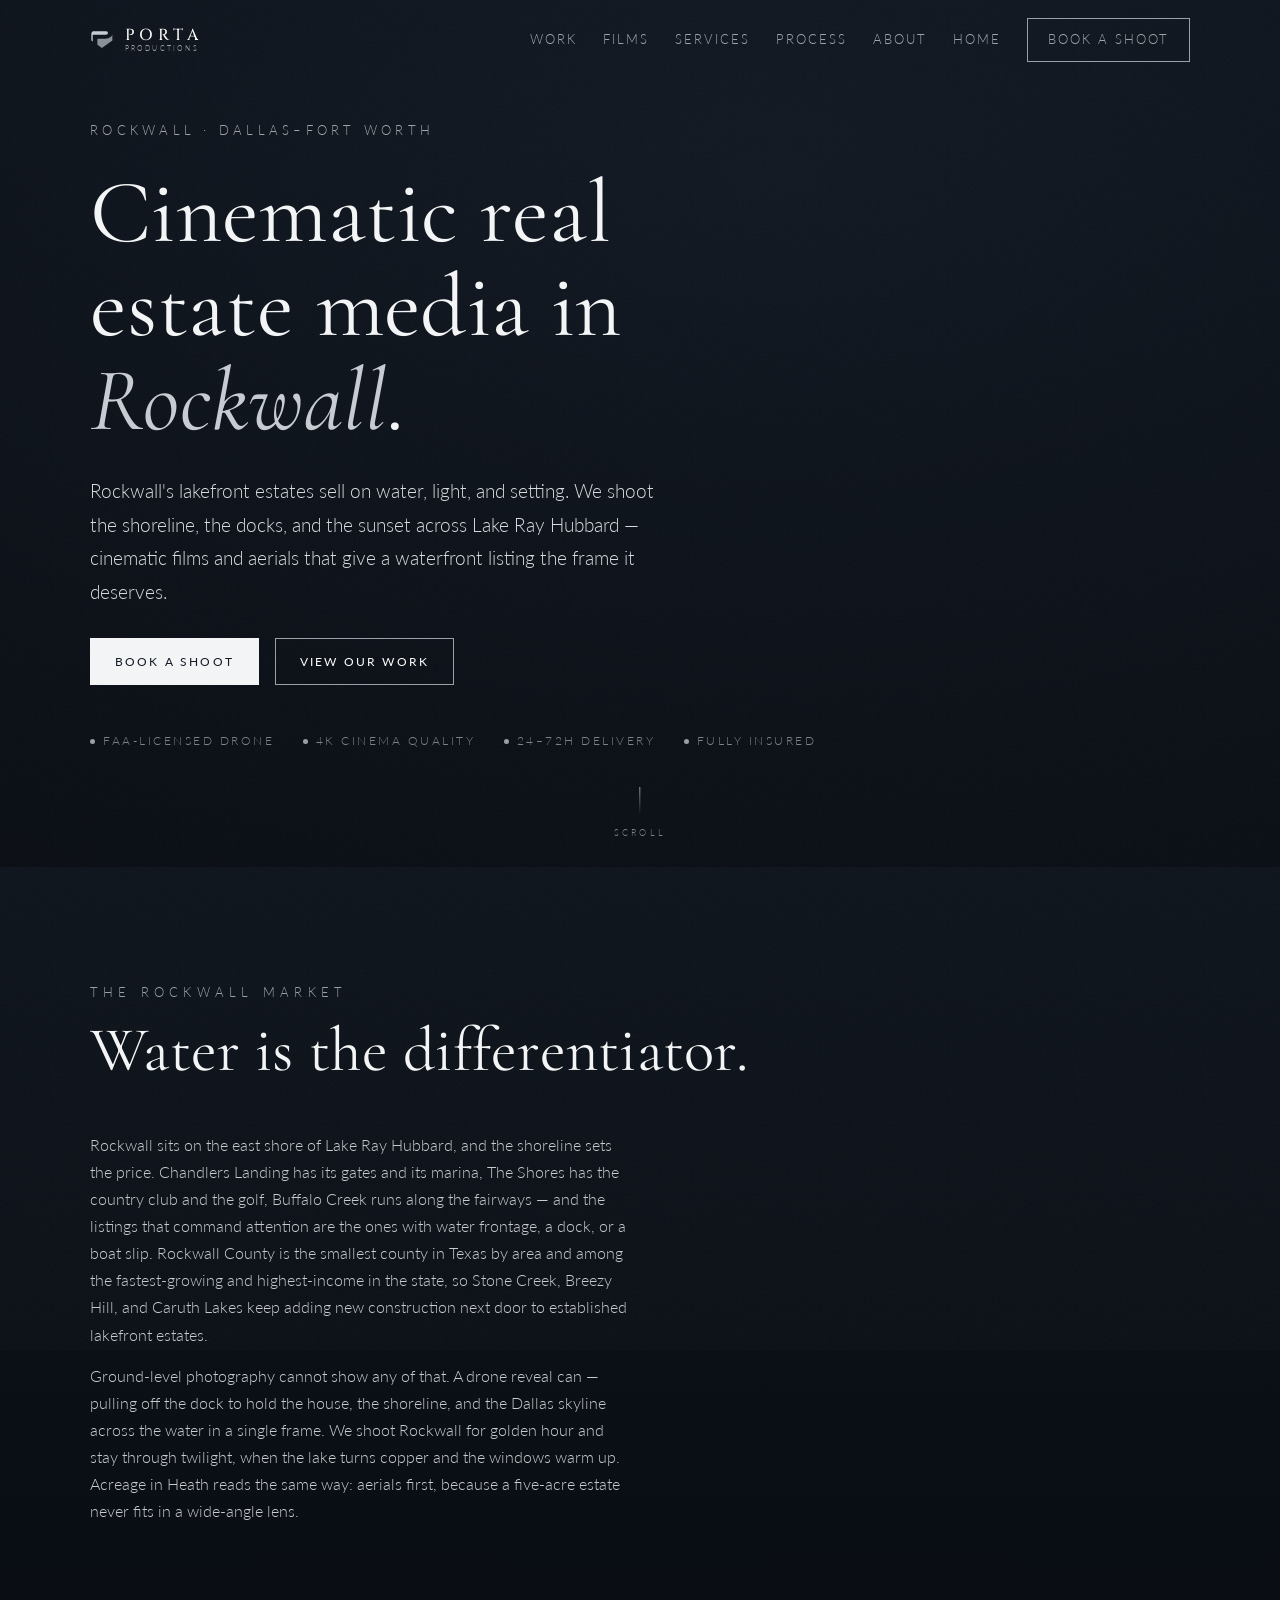
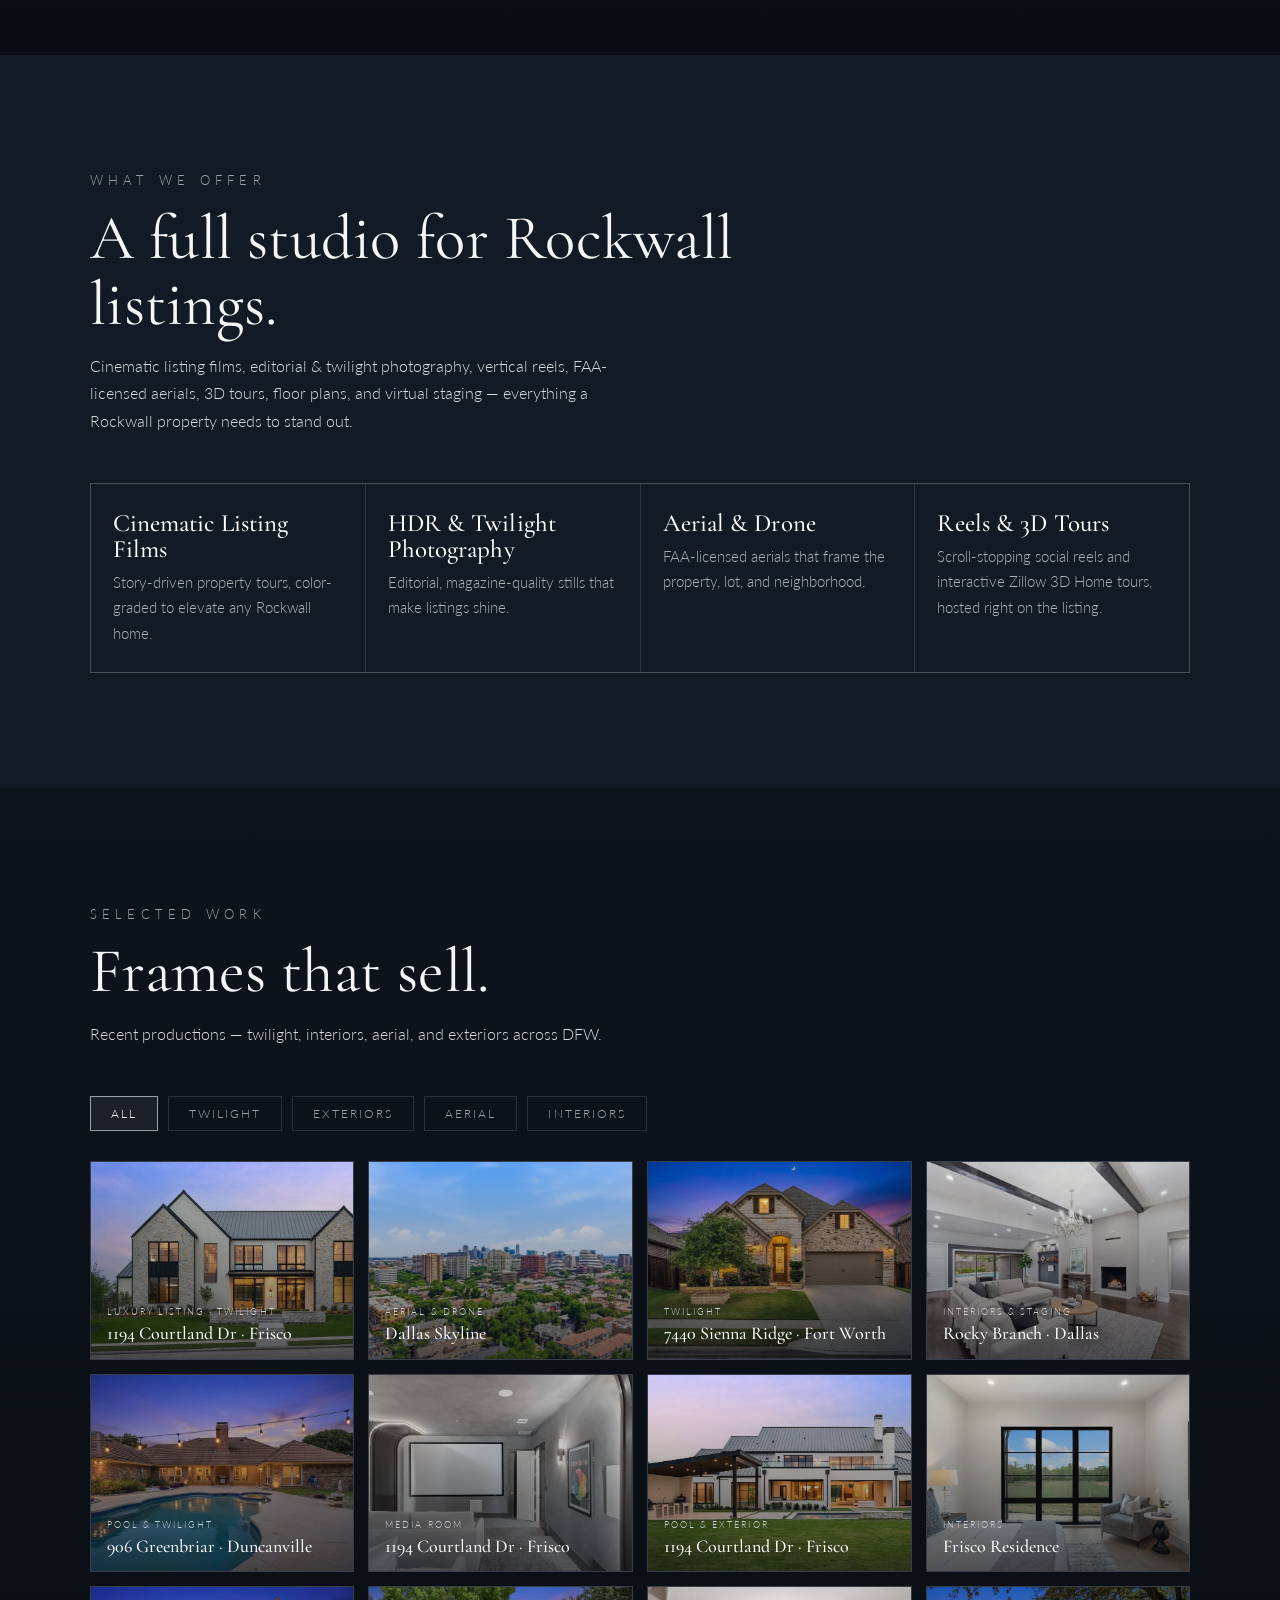
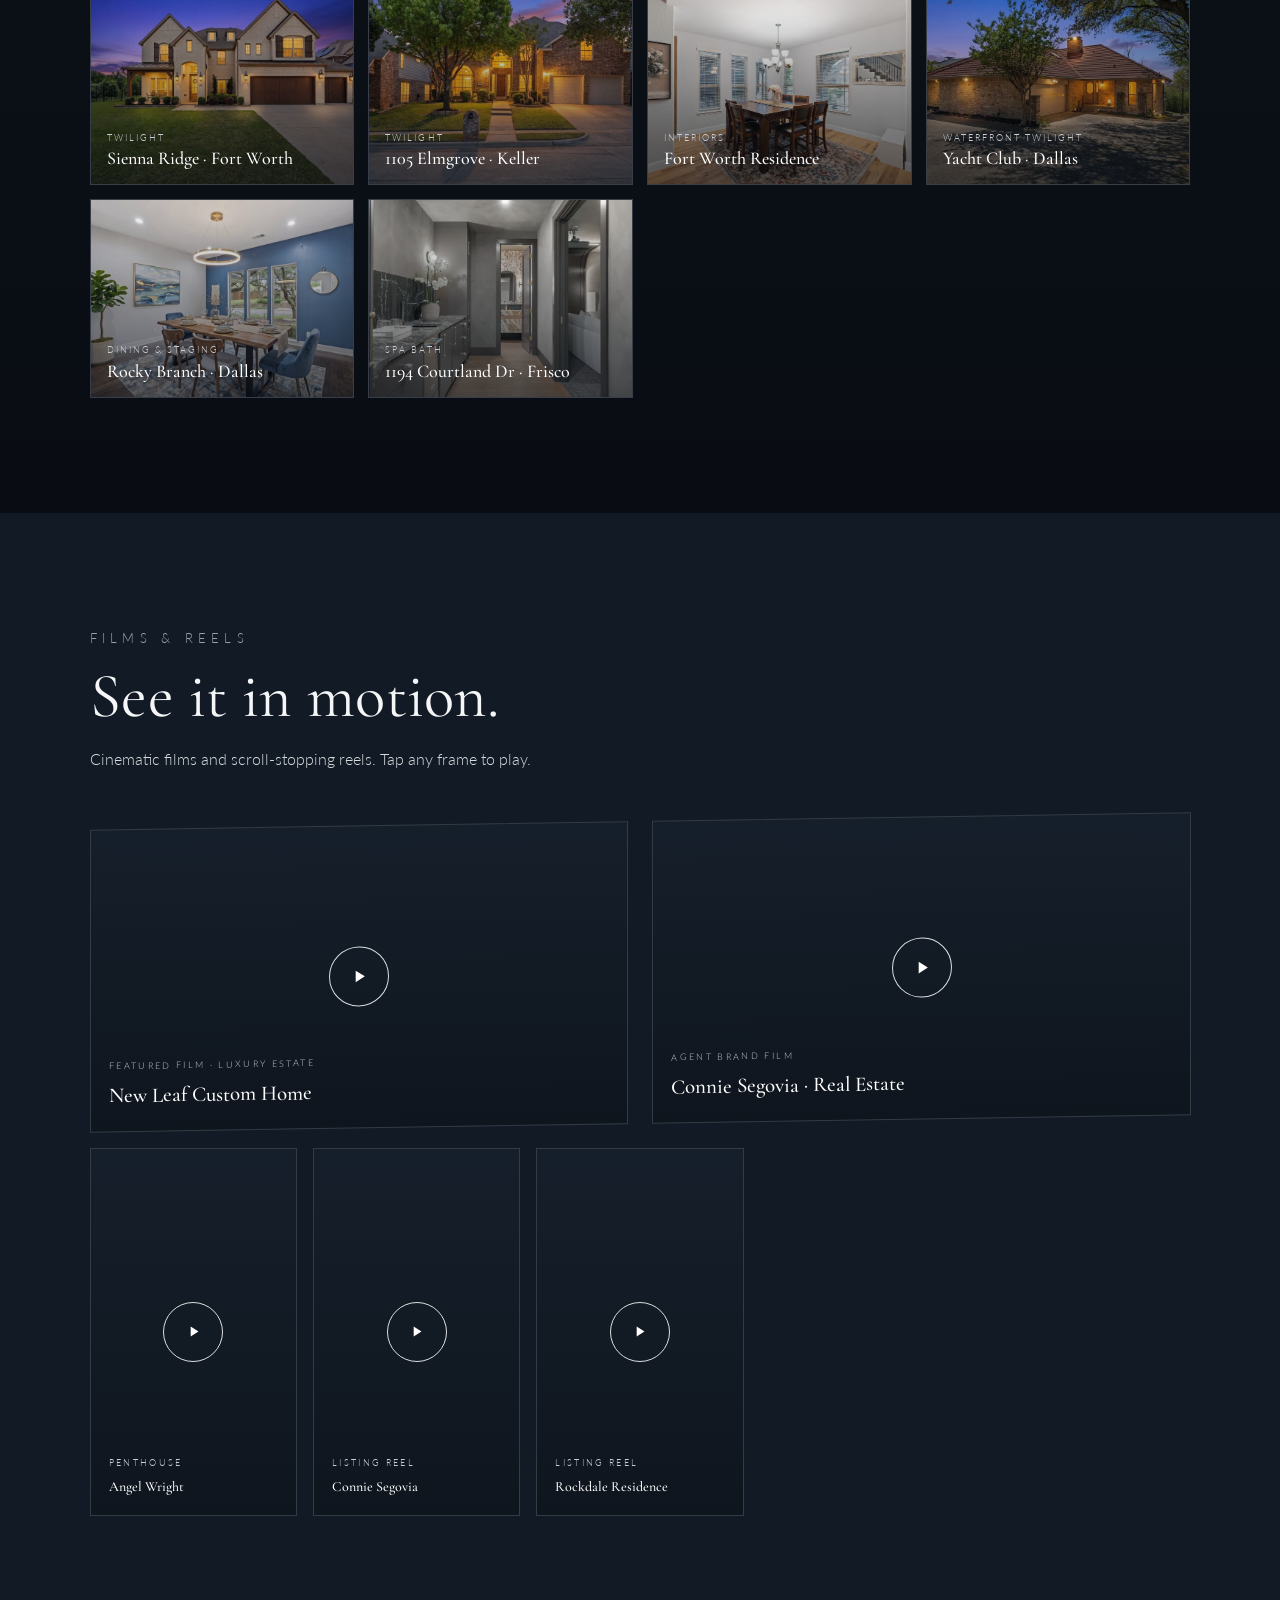
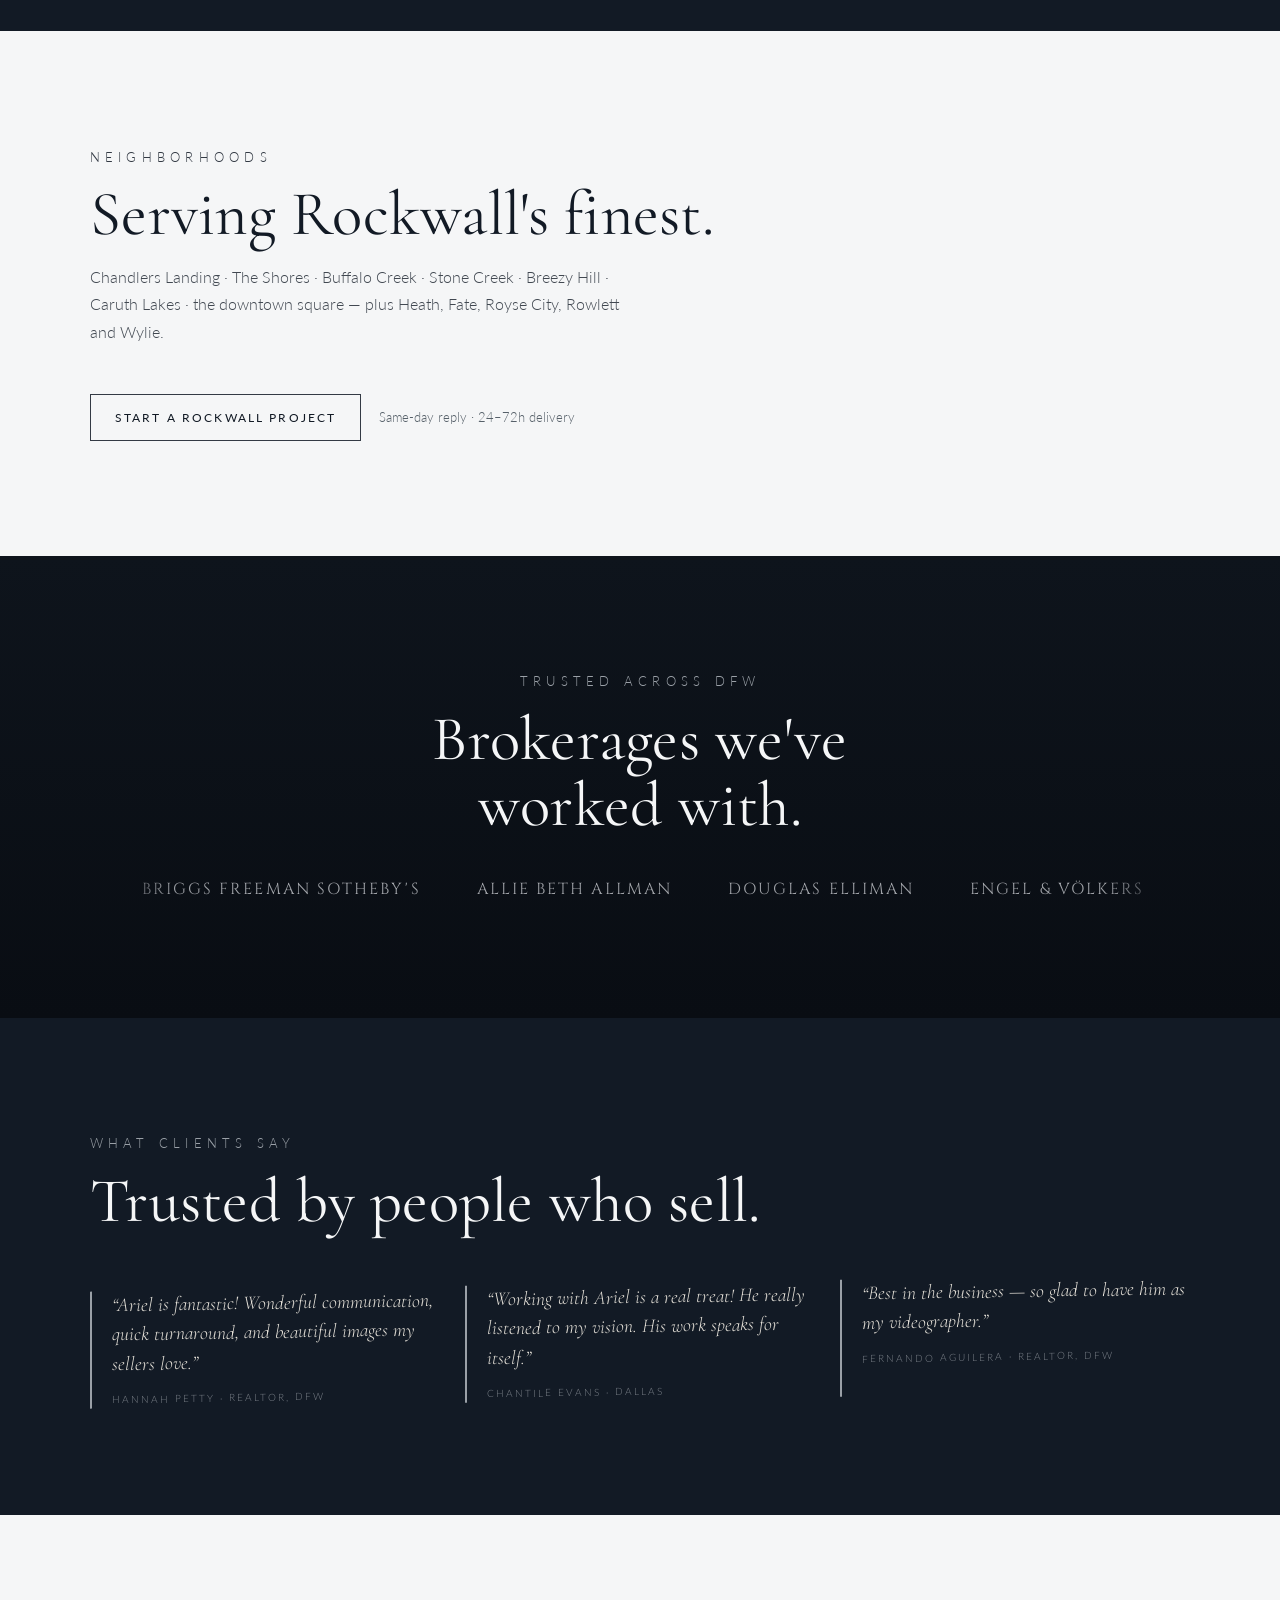
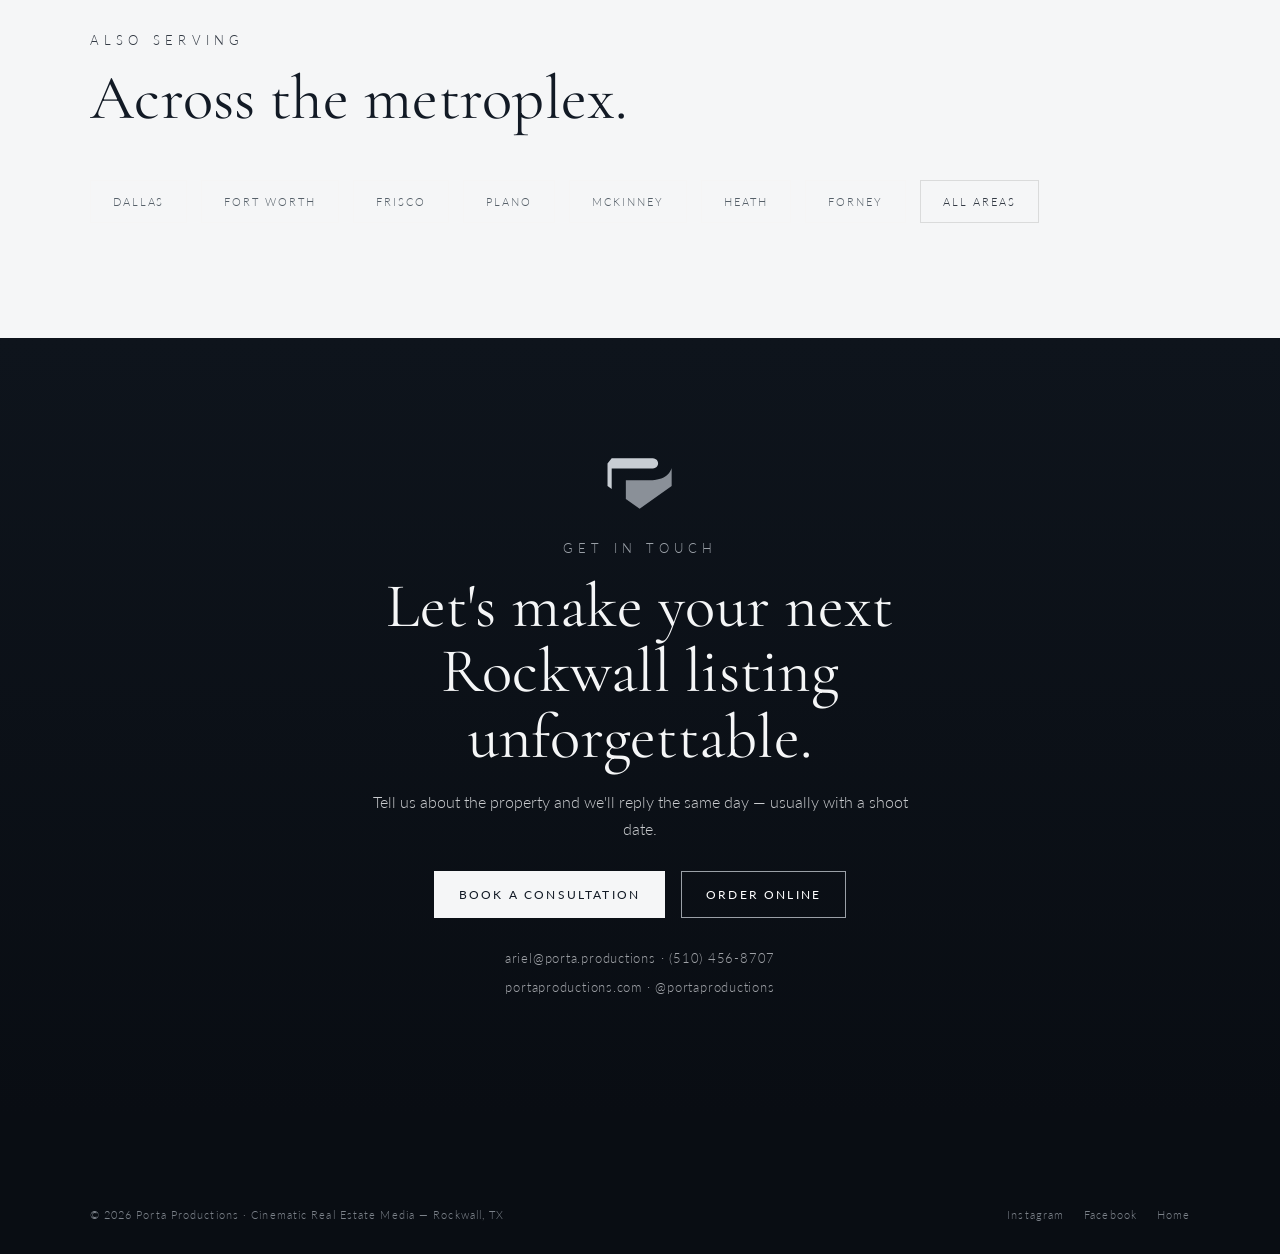
<file: rockwall/index.html>
<!DOCTYPE html>
<html lang="en">
<head>
<meta charset="utf-8">
<meta name="viewport" content="width=device-width, initial-scale=1.0, viewport-fit=cover">
<title>Real Estate Media in Rockwall | Porta Productions</title>
<meta name="description" content="Cinematic real estate &amp; brand media in Rockwall, TX — lakefront listing films, HDR &amp; aerial photography, reels and 3D tours. 24–72 hour delivery from Porta Productions.">
<meta name="theme-color" content="#121A25">
<!-- Google Analytics 4 — 'Porta Productions Website' stream (property: Porta Properties). -->
<script>
  window.GA_ID='G-FR7EHQE53F';
  window.dataLayer=window.dataLayer||[];function gtag(){dataLayer.push(arguments);}
  if(!/XXXXXXXX/.test(window.GA_ID)){
    var gs=document.createElement('script');gs.async=true;gs.src='https://www.googletagmanager.com/gtag/js?id='+window.GA_ID;document.head.appendChild(gs);
    gtag('js',new Date());gtag('config',window.GA_ID);
  }
  window.track=function(name,params){try{if(!/XXXXXXXX/.test(window.GA_ID))gtag('event',name,params||{});}catch(e){}};
</script>
<link rel="canonical" href="https://portaproductions.com/rockwall/">
<meta property="og:type" content="website">
<meta property="og:url" content="https://portaproductions.com/rockwall/">
<meta property="og:site_name" content="Porta Productions">
<meta property="og:title" content="Real Estate Media in Rockwall | Porta Productions">
<meta property="og:description" content="Cinematic real estate &amp; brand media in Rockwall, TX — lakefront listing films, HDR &amp; aerial photography, reels and 3D tours. 24–72 hour delivery from Porta Productions.">
<meta property="og:image" content="https://portaproductions.com/assets/og-image.jpg">
<meta name="twitter:card" content="summary_large_image">
<meta name="twitter:title" content="Real Estate Media in Rockwall | Porta Productions">
<meta name="twitter:description" content="Cinematic real estate &amp; brand media in Rockwall, TX — lakefront listing films, HDR &amp; aerial photography, reels and 3D tours. 24–72 hour delivery from Porta Productions.">
<meta name="twitter:image" content="https://portaproductions.com/assets/og-image.jpg">
<link rel="preconnect" href="https://fonts.googleapis.com"><link rel="preconnect" href="https://fonts.gstatic.com" crossorigin>
<link rel="preload" as="style" href="https://fonts.googleapis.com/css2?family=Cinzel:wght@400;500&family=Cormorant+Garamond:ital,wght@0,400;0,500;1,400&family=Lato:wght@300;400&display=swap">
<link rel="stylesheet" href="https://fonts.googleapis.com/css2?family=Cinzel:wght@400;500&family=Cormorant+Garamond:ital,wght@0,400;0,500;1,400&family=Lato:wght@300;400&display=swap" media="print" onload="this.media='all';this.onload=null">
<noscript><link rel="stylesheet" href="https://fonts.googleapis.com/css2?family=Cinzel:wght@400;500&family=Cormorant+Garamond:ital,wght@0,400;0,500;1,400&family=Lato:wght@300;400&display=swap"></noscript>
<style>
  :root{
    --navy:#121A25;--navy-2:#0E141C;--navy-3:#090D13;
    --steel:#414851;--silver:#7C828A;--platinum:#A0A3A8;
    --paper:#F5F6F7;--paper-2:#E7E9EC;--accent:#9AA0A7;--hi:#C8CDD3;
    --line:rgba(244,240,233,.13);--line-d:rgba(27,26,23,.12);
    --caps:"Cinzel",serif;--serif:"Cormorant Garamond",serif;--sans:"Lato",sans-serif;
    --pad:clamp(22px,7vw,120px);
  }
  *{margin:0;padding:0;box-sizing:border-box;}
  html{scroll-behavior:smooth;}
  body{background:var(--navy);color:var(--paper);font-family:var(--sans);font-weight:300;line-height:1.75;-webkit-font-smoothing:antialiased;overflow-x:hidden;}
  a{color:inherit;text-decoration:none;}
  img{max-width:100%;display:block;}
  section{padding:clamp(70px,9vw,130px) var(--pad);position:relative;}
  .paper{background:var(--paper);color:var(--navy);--steel:#333A44;--silver:#566069;--platinum:#566069;}
  .darker{background:linear-gradient(180deg,var(--navy-2),var(--navy-3));}

  h1,h2,h3,h4{font-family:var(--serif);font-weight:400;line-height:1.05;letter-spacing:.004em;}
  h1{font-size:clamp(46px,7vw,98px);}
  h2{font-size:clamp(34px,4.9vw,66px);}
  h3{font-size:clamp(21px,1.95vw,26px);font-weight:500;}
  .kicker{font-family:var(--sans);font-weight:300;letter-spacing:.42em;text-transform:uppercase;font-size:12.5px;color:var(--accent);}
  .paper .kicker{color:var(--steel);}
  p{font-size:clamp(15.5px,1.2vw,18px);color:#C9CBCE;max-width:60ch;}
  .paper p{color:var(--steel);}
  em{font-style:italic;color:var(--hi);}.paper em{color:var(--steel);}
  .rule{width:62px;height:1px;background:var(--accent);margin:22px 0;}
  .paper .rule{background:var(--steel);}
  .sec-head{max-width:760px;margin-bottom:48px;}
  .sec-head h2{margin-top:14px;}
  .sec-head p{margin-top:16px;}

  /* nav */
  header{position:fixed;top:0;left:0;right:0;z-index:80;display:flex;justify-content:space-between;align-items:center;
    padding:18px var(--pad);transition:background .4s,padding .4s,border-color .4s;border-bottom:1px solid transparent;}
  header.scrolled{background:rgba(14,20,28,.86);backdrop-filter:blur(12px);border-bottom:1px solid var(--line);padding:12px var(--pad);}
  .brand{display:flex;align-items:center;gap:11px;}
  .brand .wm{font-family:var(--caps);font-weight:500;letter-spacing:.3em;font-size:16px;color:#fff;display:inline-flex;flex-direction:column;line-height:1;}
  .brand .subwm{font-family:var(--sans);font-weight:300;letter-spacing:.34em;text-transform:uppercase;font-size:6.5px;color:var(--platinum);margin-top:3px;font-style:normal;}
  nav.links{display:flex;align-items:center;gap:26px;}
  nav.links a{font-family:var(--sans);font-weight:300;letter-spacing:.16em;text-transform:uppercase;font-size:12.5px;color:var(--platinum);transition:color .3s;}
  nav.links a:hover{color:#fff;}
  .btn{font-family:var(--sans);font-weight:400;letter-spacing:.18em;text-transform:uppercase;font-size:12px;padding:12px 24px;border:1px solid var(--accent);color:#fff;transition:.3s;cursor:pointer;display:inline-block;background:none;}
  .btn:hover{background:var(--accent);color:var(--navy);}
  .btn.solid{background:var(--paper);color:var(--navy);border-color:var(--paper);}
  .btn.solid:hover{background:var(--hi);border-color:var(--hi);}
  .navbtn{padding:10px 20px;}
  .burger{display:none;flex-direction:column;gap:5px;cursor:pointer;background:none;border:0;padding:6px;}
  .burger span{width:24px;height:1.5px;background:#fff;display:block;}
  @media(max-width:1080px){
    nav.links{position:fixed;inset:0;background:rgba(9,13,19,.97);flex-direction:column;justify-content:center;gap:26px;transform:translateX(100%);transition:transform .45s cubic-bezier(.6,0,.2,1);}
    nav.links.open{transform:none;}
    nav.links a{font-size:15px;}
    .burger{display:flex;z-index:81;}
  }

  /* hero */
  #hero{min-height:100vh;display:flex;flex-direction:column;justify-content:center;padding-top:120px;overflow:hidden;}
  #hero video,#hero .herobg{position:absolute;inset:0;width:100%;height:100%;object-fit:cover;z-index:-2;}
  #hero .herobg{background:radial-gradient(120% 100% at 60% 20%,#1C2737,var(--navy) 55%,var(--navy-3));z-index:-2;}
  #hero::after{content:"";position:absolute;inset:0;background:linear-gradient(180deg,rgba(9,13,19,.55),rgba(9,13,19,.78));z-index:-1;}
  #hero .badge{font-size:12.5px;letter-spacing:.34em;text-transform:uppercase;color:var(--platinum);margin-bottom:24px;}
  #hero h1{max-width:16ch;}
  #hero h1 em{color:var(--hi);}
  #hero .sub{margin:26px 0 30px;font-size:clamp(17px,1.5vw,21px);color:#D9DBDE;max-width:52ch;}
  #hero .cta{display:flex;gap:16px;flex-wrap:wrap;}
  #hero .trust{display:flex;gap:28px;flex-wrap:wrap;margin-top:46px;font-size:11.5px;letter-spacing:.22em;text-transform:uppercase;color:var(--silver);}
  #hero .trust span{display:flex;align-items:center;gap:8px;}
  #hero .trust span::before{content:"";width:5px;height:5px;background:var(--accent);border-radius:50%;}

  /* services */
  .svc-group{margin-bottom:40px;}
  .svc-group .gl{font-family:var(--sans);font-weight:300;letter-spacing:.3em;text-transform:uppercase;font-size:11px;color:var(--accent);margin-bottom:18px;}
  .svc-grid{display:grid;grid-template-columns:repeat(4,1fr);gap:1px;background:var(--line);border:1px solid var(--line);}
  .svc{background:var(--navy);padding:26px 22px;transition:background .35s;}
  .svc:hover{background:#16202C;}
  .svc h3{color:#fff;margin-bottom:8px;}
  .svc p{font-size:14.5px;color:#AEB1B5;}
  @media(max-width:980px){.svc-grid{grid-template-columns:1fr 1fr;}}
  @media(max-width:560px){.svc-grid{grid-template-columns:1fr;}}

  /* video facades */
  .films{display:grid;grid-template-columns:1fr 1fr;gap:24px;}
  @media(max-width:860px){.films{grid-template-columns:1fr;}}
  .reels{display:grid;grid-template-columns:repeat(5,1fr);gap:16px;margin-top:24px;}
  @media(max-width:980px){.reels{grid-template-columns:repeat(2,1fr);}}
  .ytlite{position:relative;cursor:pointer;background-size:cover;background-position:center;overflow:hidden;border:1px solid var(--line);transition:transform .5s,box-shadow .5s;background-color:#16202C;}
  .ytlite:hover{transform:translateY(-4px);box-shadow:0 30px 60px -30px rgba(0,0,0,.7);}
  .ytlite.r169{aspect-ratio:16/9;}.ytlite.r916{aspect-ratio:9/16;}
  .ytlite::after{content:"";position:absolute;inset:0;background:linear-gradient(180deg,rgba(10,14,20,.05),rgba(10,14,20,.6));transition:.4s;}
  .ytlite:hover::after{background:linear-gradient(180deg,rgba(10,14,20,0),rgba(10,14,20,.5));}
  .ytlite .play{position:absolute;top:50%;left:50%;transform:translate(-50%,-50%);width:60px;height:60px;border-radius:50%;border:1.5px solid rgba(255,255,255,.85);display:flex;align-items:center;justify-content:center;z-index:2;transition:.4s;}
  .ytlite:hover .play{background:rgba(255,255,255,.14);transform:translate(-50%,-50%) scale(1.08);}
  .ytlite .cap{position:absolute;left:0;right:0;bottom:0;padding:16px 18px;z-index:2;}
  .ytlite .cap .s{font-size:9px;letter-spacing:.26em;text-transform:uppercase;color:var(--hi);margin-bottom:4px;}
  .ytlite .cap .t{font-family:var(--serif);font-weight:500;font-size:21px;color:#fff;}
  .ytlite iframe{position:absolute;inset:0;width:100%;height:100%;border:0;z-index:5;}

  /* gallery */
  .filterbar{display:flex;gap:10px;flex-wrap:wrap;margin-bottom:30px;}
  .filterbar button{background:none;border:1px solid var(--line);color:var(--platinum);padding:10px 20px;font-family:var(--sans);font-weight:300;letter-spacing:.18em;text-transform:uppercase;font-size:11.5px;cursor:pointer;transition:.3s;}
  .filterbar button.active,.filterbar button:hover{border-color:var(--accent);color:#fff;background:rgba(154,160,167,.1);}
  .gal{display:grid;grid-template-columns:repeat(4,1fr);gap:14px;}
  @media(max-width:980px){.gal{grid-template-columns:repeat(2,1fr);}}
  @media(max-width:520px){.gal{grid-template-columns:1fr;}}
  .tile{position:relative;aspect-ratio:4/3;overflow:hidden;background:#16202C;border:1px solid var(--line);}
  .tile img{width:100%;height:100%;object-fit:cover;transition:transform .8s cubic-bezier(.2,.7,.2,1),opacity .6s;opacity:0;}
  .tile img.loaded{opacity:1;}
  .tile:hover img{transform:scale(1.07);}
  .tile::after{content:"";position:absolute;inset:0;background:linear-gradient(180deg,rgba(10,14,20,.02),rgba(10,14,20,.62));pointer-events:none;}
  .tile .meta{position:absolute;left:0;right:0;bottom:0;padding:14px 16px;z-index:2;}
  .tile .meta .c{font-size:8.5px;letter-spacing:.24em;text-transform:uppercase;color:var(--hi);margin-bottom:3px;}
  .tile .meta .n{font-family:var(--serif);font-weight:500;font-size:18px;color:#fff;line-height:1.2;}
  .tile.hide{display:none;}
  .tile.feat{grid-column:span 2;grid-row:span 2;aspect-ratio:auto;}
  @media(max-width:520px){.tile.feat{grid-column:span 1;grid-row:span 1;aspect-ratio:4/3;}}

  /* process */
  .steps{display:grid;grid-template-columns:repeat(4,1fr);gap:0;}
  @media(max-width:860px){.steps{grid-template-columns:1fr 1fr;}}
  .step{padding:26px 22px 30px;border-top:1px solid var(--line-d);}
  .step .no{font-family:var(--caps);font-size:13px;color:var(--accent);}
  .step h3{color:var(--navy);margin:8px 0;}
  .step p{font-size:14.5px;color:var(--steel);}
  .step .tag{font-size:9px;letter-spacing:.24em;text-transform:uppercase;color:var(--silver);margin-top:12px;}

  /* why */
  .why-grid{display:grid;grid-template-columns:repeat(3,1fr);gap:1px;background:var(--line);border:1px solid var(--line);}
  @media(max-width:860px){.why-grid{grid-template-columns:1fr;}}
  .why{background:var(--navy-2);padding:30px 26px;}
  .why h3{color:#fff;margin-bottom:8px;}
  .why p{font-size:14.5px;color:#AEB1B5;}

  /* about + stats */
  .about-wrap{display:grid;grid-template-columns:1.1fr .9fr;gap:60px;align-items:center;}
  @media(max-width:900px){.about-wrap{grid-template-columns:1fr;gap:36px;}}
  .stats{display:grid;grid-template-columns:1fr 1fr;gap:1px;background:var(--line-d);border:1px solid var(--line-d);}
  .stat{background:var(--paper);padding:28px 24px;}
  .stat .num{font-family:var(--serif);font-size:clamp(34px,4vw,52px);color:var(--navy);line-height:1;}
  .stat .lab{font-size:10px;letter-spacing:.24em;text-transform:uppercase;color:var(--silver);margin-top:8px;}

  /* reviews */
  .rev-grid{display:grid;grid-template-columns:repeat(3,1fr);gap:24px;}
  @media(max-width:860px){.rev-grid{grid-template-columns:1fr;}}
  .quote{border-left:2px solid var(--accent);padding-left:20px;}
  .quote p{font-family:var(--serif);font-size:19.5px;font-style:italic;color:#E4E0D8;line-height:1.5;}
  .quote .by{font-size:10px;letter-spacing:.2em;text-transform:uppercase;color:var(--silver);margin-top:12px;}

  /* marquee */
  .marquee{overflow:hidden;-webkit-mask-image:linear-gradient(90deg,transparent,#000 8%,#000 92%,transparent);mask-image:linear-gradient(90deg,transparent,#000 8%,#000 92%,transparent);}
  .track{display:flex;gap:56px;width:max-content;animation:scrollx 40s linear infinite;}
  .track span{font-family:var(--caps);letter-spacing:.13em;font-size:16px;color:var(--platinum);white-space:nowrap;}
  @keyframes scrollx{from{transform:translateX(0);}to{transform:translateX(-50%);}}

  /* faq */
  .faq{max-width:840px;}
  .qa{border-bottom:1px solid var(--line-d);}
  .qa button{width:100%;text-align:left;background:none;border:0;cursor:pointer;padding:20px 0;display:flex;justify-content:space-between;align-items:center;gap:20px;font-family:var(--serif);font-size:19px;color:var(--navy);}
  .qa .ans{max-height:0;overflow:hidden;transition:max-height .4s ease;}
  .qa .ans p{padding-bottom:20px;font-size:14px;}
  .qa .pm{font-family:var(--sans);font-weight:300;color:var(--accent);font-size:22px;transition:transform .3s;}
  .qa.open .pm{transform:rotate(45deg);}

  /* areas */
  .areas{display:flex;flex-wrap:wrap;gap:14px;margin-top:8px;}
  .areas a{border:1px solid var(--line);padding:11px 22px;font-size:11px;letter-spacing:.18em;text-transform:uppercase;color:var(--platinum);transition:.3s;}
  .areas a:hover{border-color:var(--accent);color:#fff;}

  /* contact */
  .contact-wrap{display:grid;grid-template-columns:1fr 1.1fr;gap:60px;align-items:start;}
  @media(max-width:900px){.contact-wrap{grid-template-columns:1fr;gap:40px;}}
  .contact-info .line{display:flex;flex-direction:column;gap:3px;margin-bottom:22px;}
  .contact-info .l{font-size:10px;letter-spacing:.26em;text-transform:uppercase;color:var(--accent);}
  .contact-info .v{font-family:var(--serif);font-size:21px;color:#fff;}
  form{display:grid;grid-template-columns:1fr 1fr;gap:16px;}
  form .full{grid-column:1/-1;}
  form input,form select,form textarea{width:100%;background:rgba(255,255,255,.03);border:1px solid var(--line);color:#fff;padding:13px 14px;font-family:var(--sans);font-weight:300;font-size:14px;}
  form input::placeholder,form textarea::placeholder{color:var(--silver);}
  form select{color:var(--platinum);}
  form textarea{min-height:110px;resize:vertical;}
  form .full .btn{width:auto;}

  /* footer */
  footer{background:var(--navy-3);padding:64px var(--pad) 30px;}
  .foot-grid{display:grid;grid-template-columns:1.4fr 1fr 1fr 1fr;gap:40px;border-bottom:1px solid var(--line);padding-bottom:40px;}
  @media(max-width:860px){.foot-grid{grid-template-columns:1fr 1fr;gap:30px;}}
  .foot-grid h5{font-family:var(--sans);font-weight:300;letter-spacing:.24em;text-transform:uppercase;font-size:10px;color:var(--accent);margin-bottom:16px;}
  .foot-grid a{display:block;font-size:13px;color:var(--platinum);margin-bottom:9px;transition:.3s;}
  .foot-grid a:hover{color:#fff;}
  .foot-grid .blurb{font-size:13px;color:var(--silver);max-width:34ch;margin-top:14px;}
  .foot-bottom{display:flex;justify-content:space-between;align-items:center;padding-top:24px;font-size:11px;letter-spacing:.1em;color:var(--silver);flex-wrap:wrap;gap:12px;}

  /* logo wall */
  .logowall{display:grid;grid-template-columns:repeat(6,1fr);gap:1px;background:var(--line-d);border:1px solid var(--line-d);max-width:1120px;margin:0 auto;}
  @media(max-width:900px){.logowall{grid-template-columns:repeat(3,1fr);}}
  @media(max-width:520px){.logowall{grid-template-columns:repeat(2,1fr);}}
  .lw{background:var(--paper);aspect-ratio:5/3;display:flex;align-items:center;justify-content:center;padding:16px;position:relative;}
  .lw span{position:absolute;inset:0;display:flex;align-items:center;justify-content:center;text-align:center;font-family:var(--caps);font-weight:500;font-size:13px;letter-spacing:.05em;color:#3F4853;padding:0 12px;line-height:1.25;transition:.3s;}
  .lw:hover span{color:var(--navy);}
  .lw img{max-height:40px;max-width:78%;object-fit:contain;filter:grayscale(1) brightness(.35);opacity:.82;transition:.35s;}
  .lw:hover img{filter:grayscale(1) brightness(.12);opacity:1;}
  /* instagram */
  .ig{display:grid;grid-template-columns:repeat(6,1fr);gap:10px;}
  @media(max-width:900px){.ig{grid-template-columns:repeat(3,1fr);}}
  .igt{aspect-ratio:1;overflow:hidden;position:relative;border:1px solid var(--line);display:block;background:#16202C;}
  .igt img{width:100%;height:100%;object-fit:cover;transition:transform .6s,opacity .4s;opacity:.9;}
  .igt:hover img{transform:scale(1.07);opacity:1;}
  .igt .ico{position:absolute;top:10px;right:10px;width:18px;height:18px;border:1.5px solid rgba(255,255,255,.7);border-radius:5px;z-index:2;}
  .reveal{opacity:0;transform:translateY(28px);transition:opacity .5s cubic-bezier(.2,.7,.2,1),transform .5s cubic-bezier(.2,.7,.2,1);}
  .reveal.in{opacity:1;transform:none;}
  .d1{transition-delay:.07s;}.d2{transition-delay:.15s;}.d3{transition-delay:.23s;}.d4{transition-delay:.31s;}.d5{transition-delay:.39s;}.d6{transition-delay:.47s;}
  .toplink{position:fixed;bottom:22px;right:22px;z-index:70;width:44px;height:44px;border:1px solid var(--accent);border-radius:50%;display:flex;align-items:center;justify-content:center;background:rgba(14,20,28,.8);backdrop-filter:blur(6px);opacity:0;pointer-events:none;transition:.4s;color:#fff;}
  .toplink.show{opacity:1;pointer-events:auto;}
</style>
<script type="application/ld+json">
{
 "@context": "https://schema.org",
 "@type": "Service",
 "serviceType": "Real estate photography and videography",
 "name": "Real Estate Video & Photography in Rockwall, TX",
 "url": "https://portaproductions.com/rockwall/",
 "areaServed": {
  "@type": "City",
  "name": "Rockwall",
  "address": {
   "@type": "PostalAddress",
   "addressRegion": "TX",
   "addressCountry": "US"
  }
 },
 "provider": {
  "@type": [
   "LocalBusiness",
   "ProfessionalService"
  ],
      "@id": "https://portaproductions.com/#business",
  "name": "Porta Productions",
  "url": "https://portaproductions.com/",
  "telephone": "+1-510-456-8707",
  "email": "ariel@porta.productions",
  "image": "https://portaproductions.com/assets/og-image.jpg"
 }
}
</script>
<script type="application/ld+json">
{
 "@context": "https://schema.org",
 "@type": "BreadcrumbList",
 "itemListElement": [
  {
   "@type": "ListItem",
   "position": 1,
   "name": "Home",
   "item": "https://portaproductions.com/"
  },
  {
   "@type": "ListItem",
   "position": 2,
   "name": "Rockwall",
   "item": "https://portaproductions.com/rockwall/"
  }
 ]
}
</script>
<link rel="stylesheet" href="/assets/motion.css?v=5">
</head>
<body id="top">
<header id="header">
  <a class="brand" href="../index.html"><svg width="24" height="19" viewBox="219 116 62 50" fill="none"><path fill="#C8CDD3" d="M222.0 143.5 L225.6 146.1 L225.6 128.6 L259.6 128.6 C261.5 128.6 263.0 128.2 264.0 127.4 C265.0 126.5 265.6 125.4 265.6 124.1 C265.6 122.7 265.0 121.6 264.0 120.8 C263.0 120.0 261.5 119.6 259.6 119.6 L225.6 119.6 L222.0 124.1 Z"/><path fill="#8A9098" d="M272.7 134.7 C271.1 135.9 269.0 136.9 266.6 137.6 C264.2 138.3 261.5 138.7 258.4 138.7 L237.8 138.7 L237.8 154.7 L249.7 163.2 L277.3 143.5 L277.3 128.1 C277.1 128.8 276.9 129.5 276.5 130.1 C275.7 131.9 274.4 133.4 272.7 134.7 Z"/></svg><span class="wm">PORTA<i class="subwm">Productions</i></span></a>
  <nav class="links" id="navlinks">
    <a href="#gallery">Work</a><a href="#work">Films</a><a href="../index.html#services">Services</a>
    <a href="../index.html#process">Process</a><a href="../index.html#about">About</a><a href="../index.html">Home</a>
    <a class="btn navbtn" href="#contact">Book a Shoot</a>
  </nav>
  <button class="burger" id="burger" aria-label="Menu"><span></span><span></span><span></span></button>
</header>

<section id="hero" style="min-height:88vh;">
  <div class="herobg"></div>
  <div class="reveal in">
    <div class="badge">Rockwall · Dallas–Fort Worth</div>
    <h1>Cinematic real estate media in <em>Rockwall</em>.</h1>
    <p class="sub">Rockwall's lakefront estates sell on water, light, and setting. We shoot the shoreline, the docks, and the sunset across Lake Ray Hubbard — cinematic films and aerials that give a waterfront listing the frame it deserves.</p>
    <div class="cta"><a class="btn solid" href="#contact">Book a Shoot</a><a class="btn" href="#gallery">View Our Work</a></div>
    <div class="trust"><span>FAA-Licensed Drone</span><span>4K Cinema Quality</span><span>24–72h Delivery</span><span>Fully Insured</span></div>
  </div>
</section>

<section class="darker">
  <div class="sec-head reveal"><div class="kicker">The Rockwall Market</div><h2>Water is the differentiator.</h2></div>
  <p class="reveal d1" style="margin-bottom:14px;">Rockwall sits on the east shore of Lake Ray Hubbard, and the shoreline sets the price. Chandlers Landing has its gates and its marina, The Shores has the country club and the golf, Buffalo Creek runs along the fairways — and the listings that command attention are the ones with water frontage, a dock, or a boat slip. Rockwall County is the smallest county in Texas by area and among the fastest-growing and highest-income in the state, so Stone Creek, Breezy Hill, and Caruth Lakes keep adding new construction next door to established lakefront estates.</p>
  <p class="reveal d2" style="margin-bottom:14px;">Ground-level photography cannot show any of that. A drone reveal can — pulling off the dock to hold the house, the shoreline, and the Dallas skyline across the water in a single frame. We shoot Rockwall for golden hour and stay through twilight, when the lake turns copper and the windows warm up. Acreage in Heath reads the same way: aerials first, because a five-acre estate never fits in a wide-angle lens.</p>
</section>

<section>
  <div class="sec-head reveal"><div class="kicker">What We Offer</div><h2>A full studio for Rockwall listings.</h2><p>Cinematic listing films, editorial &amp; twilight photography, vertical reels, FAA-licensed aerials, 3D tours, floor plans, and virtual staging — everything a Rockwall property needs to stand out.</p></div>
  <div class="svc-grid">
    <div class="svc"><h3>Cinematic Listing Films</h3><p>Story-driven property tours, color-graded to elevate any Rockwall home.</p></div>
    <div class="svc"><h3>HDR &amp; Twilight Photography</h3><p>Editorial, magazine-quality stills that make listings shine.</p></div>
    <div class="svc"><h3>Aerial &amp; Drone</h3><p>FAA-licensed aerials that frame the property, lot, and neighborhood.</p></div>
    <div class="svc"><h3>Reels &amp; 3D Tours</h3><p>Scroll-stopping social reels and interactive Zillow 3D Home tours, hosted right on the listing.</p></div>
  </div>
</section>

<section id="gallery" class="darker">
  <div class="sec-head reveal"><div class="kicker">Selected Work</div><h2>Frames that sell.</h2><p>Recent productions — twilight, interiors, aerial, and exteriors across DFW.</p></div>
  <div class="filterbar reveal d1">
    <button class="active" data-filter="all">All</button><button data-filter="twilight">Twilight</button><button data-filter="exteriors">Exteriors</button><button data-filter="aerial">Aerial</button><button data-filter="interiors">Interiors</button>
  </div>
  <div class="gal reveal d1">
    <a class="tile" data-cat="twilight" href="#contact"><picture><source type="image/webp" srcset="/assets/work-1-800.webp 800w, /assets/work-1.webp 1400w" sizes="(max-width:520px) 100vw, (max-width:980px) 50vw, 25vw"><img loading="lazy" onload="this.classList.add('loaded')" src="/assets/work-1.jpg" alt="1194 Courtland Dr · Frisco" width="1400" height="1228"></picture><div class="meta"><div class="c">Luxury Listing · Twilight</div><div class="n">1194 Courtland Dr · Frisco</div></div></a>
    <a class="tile" data-cat="aerial" href="#contact"><picture><source type="image/webp" srcset="/assets/work-2-800.webp 800w, /assets/work-2.webp 1400w" sizes="(max-width:520px) 100vw, (max-width:980px) 50vw, 25vw"><img loading="lazy" onload="this.classList.add('loaded')" src="/assets/work-2.jpg" alt="Dallas Skyline" width="1300" height="731"></picture><div class="meta"><div class="c">Aerial &amp; Drone</div><div class="n">Dallas Skyline</div></div></a>
    <a class="tile" data-cat="twilight" href="#contact"><picture><source type="image/webp" srcset="/assets/work-3-800.webp 800w, /assets/work-3.webp 1400w" sizes="(max-width:520px) 100vw, (max-width:980px) 50vw, 25vw"><img loading="lazy" onload="this.classList.add('loaded')" src="/assets/work-3.jpg" alt="7440 Sienna Ridge · Fort Worth" width="1100" height="733"></picture><div class="meta"><div class="c">Twilight</div><div class="n">7440 Sienna Ridge · Fort Worth</div></div></a>
    <a class="tile" data-cat="interiors" href="#contact"><picture><source type="image/webp" srcset="/assets/work-4-800.webp 800w, /assets/work-4.webp 1400w" sizes="(max-width:520px) 100vw, (max-width:980px) 50vw, 25vw"><img loading="lazy" onload="this.classList.add('loaded')" src="/assets/work-4.jpg" alt="Rocky Branch · Dallas" width="1100" height="738"></picture><div class="meta"><div class="c">Interiors &amp; Staging</div><div class="n">Rocky Branch · Dallas</div></div></a>
    <a class="tile" data-cat="twilight" href="#contact"><picture><source type="image/webp" srcset="/assets/work-5-800.webp 800w, /assets/work-5.webp 1400w" sizes="(max-width:520px) 100vw, (max-width:980px) 50vw, 25vw"><img loading="lazy" onload="this.classList.add('loaded')" src="/assets/work-5.jpg" alt="906 Greenbriar · Duncanville" width="1100" height="738"></picture><div class="meta"><div class="c">Pool &amp; Twilight</div><div class="n">906 Greenbriar · Duncanville</div></div></a>
    <a class="tile" data-cat="interiors" href="#contact"><picture><source type="image/webp" srcset="/assets/work-6-800.webp 800w, /assets/work-6.webp 1400w" sizes="(max-width:520px) 100vw, (max-width:980px) 50vw, 25vw"><img loading="lazy" onload="this.classList.add('loaded')" src="/assets/work-6.jpg" alt="1194 Courtland Dr · Frisco" width="1300" height="867"></picture><div class="meta"><div class="c">Media Room</div><div class="n">1194 Courtland Dr · Frisco</div></div></a>
    <a class="tile" data-cat="exteriors" href="#contact"><picture><source type="image/webp" srcset="/assets/work-7-800.webp 800w, /assets/work-7.webp 1400w" sizes="(max-width:520px) 100vw, (max-width:980px) 50vw, 25vw"><img loading="lazy" onload="this.classList.add('loaded')" src="/assets/work-7.jpg" alt="1194 Courtland Dr · Frisco" width="1300" height="1140"></picture><div class="meta"><div class="c">Pool &amp; Exterior</div><div class="n">1194 Courtland Dr · Frisco</div></div></a>
    <a class="tile" data-cat="interiors" href="#contact"><picture><source type="image/webp" srcset="/assets/work-8-800.webp 800w, /assets/work-8.webp 1400w" sizes="(max-width:520px) 100vw, (max-width:980px) 50vw, 25vw"><img loading="lazy" onload="this.classList.add('loaded')" src="/assets/work-8.jpg" alt="Frisco Residence" width="1100" height="733"></picture><div class="meta"><div class="c">Interiors</div><div class="n">Frisco Residence</div></div></a>
    <a class="tile" data-cat="twilight" href="#contact"><picture><source type="image/webp" srcset="/assets/work-9-800.webp 800w, /assets/work-9.webp 1400w" sizes="(max-width:520px) 100vw, (max-width:980px) 50vw, 25vw"><img loading="lazy" onload="this.classList.add('loaded')" src="/assets/work-9.jpg" alt="Sienna Ridge · Fort Worth" width="1300" height="872"></picture><div class="meta"><div class="c">Twilight</div><div class="n">Sienna Ridge · Fort Worth</div></div></a>
    <a class="tile" data-cat="twilight" href="#contact"><picture><source type="image/webp" srcset="/assets/work-10-800.webp 800w, /assets/work-10.webp 1400w" sizes="(max-width:520px) 100vw, (max-width:980px) 50vw, 25vw"><img loading="lazy" onload="this.classList.add('loaded')" src="/assets/work-10.jpg" alt="1105 Elmgrove · Keller" width="1300" height="872"></picture><div class="meta"><div class="c">Twilight</div><div class="n">1105 Elmgrove · Keller</div></div></a>
    <a class="tile" data-cat="interiors" href="#contact"><picture><source type="image/webp" srcset="/assets/work-11-800.webp 800w, /assets/work-11.webp 1400w" sizes="(max-width:520px) 100vw, (max-width:980px) 50vw, 25vw"><img loading="lazy" onload="this.classList.add('loaded')" src="/assets/work-11.jpg" alt="Fort Worth Residence" width="1100" height="733"></picture><div class="meta"><div class="c">Interiors</div><div class="n">Fort Worth Residence</div></div></a>
    <a class="tile" data-cat="twilight" href="#contact"><picture><source type="image/webp" srcset="/assets/work-12-800.webp 800w, /assets/work-12.webp 1400w" sizes="(max-width:520px) 100vw, (max-width:980px) 50vw, 25vw"><img loading="lazy" onload="this.classList.add('loaded')" src="/assets/work-12.jpg" alt="Yacht Club · Dallas" width="1100" height="738"></picture><div class="meta"><div class="c">Waterfront Twilight</div><div class="n">Yacht Club · Dallas</div></div></a>
    <a class="tile" data-cat="interiors" href="#contact"><picture><source type="image/webp" srcset="/assets/work-13-800.webp 800w, /assets/work-13.webp 1400w" sizes="(max-width:520px) 100vw, (max-width:980px) 50vw, 25vw"><img loading="lazy" onload="this.classList.add('loaded')" src="/assets/work-13.jpg" alt="Rocky Branch · Dallas" width="1300" height="872"></picture><div class="meta"><div class="c">Dining &amp; Staging</div><div class="n">Rocky Branch · Dallas</div></div></a>
    <a class="tile" data-cat="interiors" href="#contact"><picture><source type="image/webp" srcset="/assets/work-14-800.webp 800w, /assets/work-14.webp 1400w" sizes="(max-width:520px) 100vw, (max-width:980px) 50vw, 25vw"><img loading="lazy" onload="this.classList.add('loaded')" src="/assets/work-14.jpg" alt="1194 Courtland Dr · Frisco" width="1100" height="733"></picture><div class="meta"><div class="c">Spa Bath</div><div class="n">1194 Courtland Dr · Frisco</div></div></a>
  </div>
</section>

<section id="work">
  <div class="sec-head reveal"><div class="kicker">Films &amp; Reels</div><h2>See it in motion.</h2><p>Cinematic films and scroll-stopping reels. Tap any frame to play.</p></div>
  <div class="films"><div class="ytlite r169 reveal" data-id="dPvpCMJWE8A" style="background-image:url('https://i.ytimg.com/vi/dPvpCMJWE8A/maxresdefault.jpg');"><div class="play"><svg width="20" height="20" viewBox="0 0 24 24" fill="#fff"><path d="M8 5v14l11-7z"/></svg></div><div class="cap"><div class="s">Featured Film · Luxury Estate</div><div class="t">New Leaf Custom Home</div></div></div><div class="ytlite r169 reveal d2" data-id="-PvukHfp5Hk" style="background-image:url('https://i.ytimg.com/vi/-PvukHfp5Hk/maxresdefault.jpg');"><div class="play"><svg width="20" height="20" viewBox="0 0 24 24" fill="#fff"><path d="M8 5v14l11-7z"/></svg></div><div class="cap"><div class="s">Agent Brand Film</div><div class="t">Connie Segovia · Real Estate</div></div></div></div>
  <div class="reels"><div class="ytlite r916 reveal" data-id="KijvNpvXkVo" style="background-image:url('https://i.ytimg.com/vi/KijvNpvXkVo/maxresdefault.jpg');"><div class="play"><svg width="17" height="17" viewBox="0 0 24 24" fill="#fff"><path d="M8 5v14l11-7z"/></svg></div><div class="cap"><div class="s">Penthouse</div><div class="t" style="font-size:14px;">Angel Wright</div></div></div><div class="ytlite r916 reveal" data-id="yJ6qJhpGeGM" style="background-image:url('https://i.ytimg.com/vi/yJ6qJhpGeGM/maxresdefault.jpg');"><div class="play"><svg width="17" height="17" viewBox="0 0 24 24" fill="#fff"><path d="M8 5v14l11-7z"/></svg></div><div class="cap"><div class="s">Listing Reel</div><div class="t" style="font-size:14px;">Connie Segovia</div></div></div><div class="ytlite r916 reveal" data-id="YLHh6l5yHaU" style="background-image:url('https://i.ytimg.com/vi/YLHh6l5yHaU/maxresdefault.jpg');"><div class="play"><svg width="17" height="17" viewBox="0 0 24 24" fill="#fff"><path d="M8 5v14l11-7z"/></svg></div><div class="cap"><div class="s">Listing Reel</div><div class="t" style="font-size:14px;">Rockdale Residence</div></div></div></div>
</section>

<section class="paper">
  <div class="sec-head reveal"><div class="kicker">Neighborhoods</div><h2>Serving Rockwall's finest.</h2><p>Chandlers Landing · The Shores · Buffalo Creek · Stone Creek · Breezy Hill · Caruth Lakes · the downtown square — plus Heath, Fate, Royse City, Rowlett and Wylie.</p></div>
  <div class="reveal d1" style="display:flex;gap:18px;flex-wrap:wrap;align-items:center;">
    <a class="btn" style="border-color:var(--steel);color:var(--navy);" href="#contact">Start a Rockwall Project</a>
    <span style="font-size:13px;color:var(--silver);">Same-day reply · 24–72h delivery</span>
  </div>
</section>

<section class="darker" style="text-align:center;">
  <div class="kicker reveal">Trusted Across DFW</div>
  <h2 class="reveal d1" style="margin:14px auto 36px;max-width:18ch;">Brokerages we've worked with.</h2>
  <div class="marquee reveal d2"><div class="track">
    <span>COMPASS</span><span>BRIGGS FREEMAN SOTHEBY'S</span><span>ALLIE BETH ALLMAN</span><span>DOUGLAS ELLIMAN</span><span>ENGEL &amp; VÖLKERS</span><span>THE AGENCY</span><span>EBBY HALLIDAY</span><span>COLDWELL BANKER</span><span>RE/MAX</span><span>eXp REALTY</span><span>ROGERS HEALY</span><span>CENTURY 21</span>
    <span>COMPASS</span><span>BRIGGS FREEMAN SOTHEBY'S</span><span>ALLIE BETH ALLMAN</span><span>DOUGLAS ELLIMAN</span><span>ENGEL &amp; VÖLKERS</span><span>THE AGENCY</span><span>EBBY HALLIDAY</span><span>COLDWELL BANKER</span><span>RE/MAX</span><span>eXp REALTY</span><span>ROGERS HEALY</span><span>CENTURY 21</span>
  </div></div>
</section>

<section>
  <div class="sec-head reveal"><div class="kicker">What Clients Say</div><h2>Trusted by people who sell.</h2></div>
  <div class="rev-grid">
    <div class="quote reveal"><p>“Ariel is fantastic! Wonderful communication, quick turnaround, and beautiful images my sellers love.”</p><div class="by">Hannah Petty · Realtor, DFW</div></div>
    <div class="quote reveal d1"><p>“Working with Ariel is a real treat! He really listened to my vision. His work speaks for itself.”</p><div class="by">Chantile Evans · Dallas</div></div>
    <div class="quote reveal d2"><p>“Best in the business — so glad to have him as my videographer.”</p><div class="by">Fernando Aguilera · Realtor, DFW</div></div>
  </div>
</section>

<section id="areas" class="paper">
  <div class="sec-head reveal"><div class="kicker">Also Serving</div><h2>Across the metroplex.</h2></div>
  <div class="areas reveal d1"><a href="../dallas/">Dallas</a><a href="../fort-worth/">Fort Worth</a><a href="../frisco/">Frisco</a><a href="../plano/">Plano</a><a href="../mckinney/">McKinney</a><a href="../heath/">Heath</a><a href="../forney/">Forney</a><a href="../index.html#areas" style="color:var(--steel);border-color:var(--line-d);">All Areas</a></div>
</section>

<section id="contact" class="darker" style="text-align:center;">
  <svg width="74" height="58" class="reveal" viewBox="219 116 62 50" fill="none"><path fill="#C8CDD3" d="M222.0 143.5 L225.6 146.1 L225.6 128.6 L259.6 128.6 C261.5 128.6 263.0 128.2 264.0 127.4 C265.0 126.5 265.6 125.4 265.6 124.1 C265.6 122.7 265.0 121.6 264.0 120.8 C263.0 120.0 261.5 119.6 259.6 119.6 L225.6 119.6 L222.0 124.1 Z"/><path fill="#8A9098" d="M272.7 134.7 C271.1 135.9 269.0 136.9 266.6 137.6 C264.2 138.3 261.5 138.7 258.4 138.7 L237.8 138.7 L237.8 154.7 L249.7 163.2 L277.3 143.5 L277.3 128.1 C277.1 128.8 276.9 129.5 276.5 130.1 C275.7 131.9 274.4 133.4 272.7 134.7 Z"/></svg>
  <div class="kicker reveal" style="text-align:center;margin-top:18px;">Get in Touch</div>
  <h2 class="reveal d1" style="margin:14px auto 18px;max-width:18ch;">Let's make your next Rockwall listing unforgettable.</h2>
  <p class="reveal d2" style="margin:0 auto 28px;">Tell us about the property and we'll reply the same day — usually with a shoot date.</p>
  <div class="reveal d3" style="display:flex;gap:16px;justify-content:center;flex-wrap:wrap;">
    <a class="btn solid" href="mailto:ariel@porta.productions?subject=Rockwall%20Project%20Inquiry">Book a Consultation</a>
    <a class="btn" href="https://porta-productions-1.aryeo.com/order-forms/019e715f-4278-7005-ab7a-bc0196f6fa6b" target="_blank" rel="noopener">Order Online</a>
  </div>
  <div class="reveal d4" style="margin-top:26px;font-size:13px;letter-spacing:.06em;color:var(--platinum);line-height:2.2;">
    <a href="mailto:ariel@porta.productions">ariel@porta.productions</a> · <a href="tel:+15104568707">(510) 456-8707</a><br>portaproductions.com · @portaproductions
  </div>
</section>

<footer>
  <div class="foot-bottom" style="border:0;">
    <span>© 2026 Porta Productions · Cinematic Real Estate Media — Rockwall, TX</span>
    <span style="display:flex;gap:20px;"><a href="https://www.instagram.com/portaproductions/" target="_blank" rel="noopener">Instagram</a><a href="https://www.facebook.com/portaproductions" target="_blank" rel="noopener">Facebook</a><a href="../index.html">Home</a></span>
  </div>
</footer>
<a class="toplink" id="toplink" href="#top">↑</a>
<script>
var burger=document.getElementById('burger'),navlinks=document.getElementById('navlinks');
burger.addEventListener('click',function(){navlinks.classList.toggle('open');});
navlinks.querySelectorAll('a').forEach(function(a){a.addEventListener('click',function(){navlinks.classList.remove('open');});});
var header=document.getElementById('header'),toplink=document.getElementById('toplink');
window.addEventListener('scroll',function(){var y=window.scrollY;header.classList.toggle('scrolled',y>40);if(toplink)toplink.classList.toggle('show',y>700);});
document.querySelectorAll('.ytlite').forEach(function(el){el.addEventListener('click',function(){if(el.dataset.loaded)return;el.dataset.loaded='1';var f=document.createElement('iframe');f.src='https://www.youtube-nocookie.com/embed/'+el.getAttribute('data-id')+'?autoplay=1&rel=0&modestbranding=1&playsinline=1';f.allow='accelerometer; autoplay; encrypted-media; gyroscope; picture-in-picture';f.allowFullscreen=true;el.querySelector('.play').style.display='none';var c=el.querySelector('.cap');if(c)c.style.display='none';el.appendChild(f);});});
var io=new IntersectionObserver(function(es){es.forEach(function(e){if(e.isIntersecting)e.target.classList.add('in');});},{threshold:.14});
document.querySelectorAll('.reveal').forEach(function(el){io.observe(el);});
document.querySelectorAll('.filterbar button').forEach(function(b){b.addEventListener('click',function(){document.querySelectorAll('.filterbar button').forEach(function(x){x.classList.remove('active');});b.classList.add('active');var f=b.getAttribute('data-filter');document.querySelectorAll('.gal .tile').forEach(function(t){t.classList.toggle('hide', f!=='all'&&t.getAttribute('data-cat')!==f);});});});
</script>
<script>
  document.querySelectorAll('a[href^="tel:"]').forEach(function(a){a.addEventListener('click',function(){window.track&&track('contact_phone');});});
  document.querySelectorAll('a[href^="mailto:"]').forEach(function(a){a.addEventListener('click',function(){window.track&&track('contact_email');});});
  document.querySelectorAll('a[href*="aryeo.com"]').forEach(function(a){a.addEventListener('click',function(){window.track&&track('order_online_click');});});
</script>
<script defer src="/assets/motion.js?v=4"></script>
</body></html>
</file>
<file: assets/motion.css>
/* Porta Productions — cinematic motion layer (v3).
   Sections A…F map to the base pass; G-series is the "all-out" layer.
   Every hidden/offset state is scoped under html.mjs, which motion.js sets only
   when it can animate. No JS -> no .mjs -> page renders fully visible. */

:root{
  --m1:cubic-bezier(.2,.7,.2,1);        /* house ease */
  --m2:cubic-bezier(.16,1,.3,1);        /* expo-out, big moments */
}

/* A1 · page-load curtain (skipped when the G1 letterbox plays instead) */
html.mjs body{opacity:0;}
html.mjs.mjs-ready body{opacity:1;transition:opacity .45s var(--m1);}
html.mjs.mlbx body{opacity:1;transition:none;}

/* A1b · jump arrival. Held for a single frame while revealTo() force-shows
   everything above the fold, so a deep link lands on a finished page. Scoped
   to what this layer animates rather than `*`, which would recalc the world. */
html.mjs.mnx .reveal,html.mjs.mnx .mli,html.mjs.mnx .mrule,html.mjs.mnx .mclip,
html.mjs.mnx .mwipe,html.mjs.mnx .kicker,html.mjs.mnx .steps .step::before,
html.mjs.mnx #hero .mhi,html.mjs.mnx #hero .mhs{
  transition-duration:0s!important;transition-delay:0s!important;}

/* A2 · scroll progress hairline */
.mprog{position:fixed;top:0;left:0;right:0;height:2px;z-index:110;pointer-events:none;
  background:linear-gradient(90deg,var(--accent,#9AA0A7),var(--hi,#C8CDD3));
  transform:scaleX(var(--mp,0));transform-origin:0 50%;will-change:transform;}

/* A3 · film grain (desktop only, very subtle).
   Deliberately transform-driven on an oversized fixed tile and with NO blend
   mode: animating background-position over a full-viewport mix-blend layer
   repaints and re-blends the whole screen every frame, which measured as the
   single largest cost in the layer. A stepped transform is compositor-only,
   and on a navy ground plain low-opacity noise reads the same. */
.mgrain{display:none;}
@media (pointer:fine) and (min-width:1080px){
  .mgrain{display:block;position:fixed;top:-50%;left:-50%;width:200%;height:200%;
    z-index:95;pointer-events:none;opacity:.045;
    background-repeat:repeat;background-size:128px 128px;
    background-image:url("data:image/svg+xml,%3Csvg xmlns='http://www.w3.org/2000/svg' width='128' height='128'%3E%3Cfilter id='n'%3E%3CfeTurbulence type='fractalNoise' baseFrequency='.85' numOctaves='3' stitchTiles='stitch'/%3E%3C/filter%3E%3Crect width='128' height='128' filter='url(%23n)'/%3E%3C/svg%3E");
    will-change:transform;animation:mgrain 1.1s steps(1,end) infinite;}
}
@keyframes mgrain{
  0%{transform:translate3d(0,0,0);}
  20%{transform:translate3d(-3%,2%,0);}
  40%{transform:translate3d(2%,-3%,0);}
  60%{transform:translate3d(-2%,-2%,0);}
  80%{transform:translate3d(3%,1%,0);}
  100%{transform:translate3d(0,0,0);}
}

/* B0 · baseline reveal (pages without their own .reveal rule) */
.mjs .reveal{opacity:0;transform:translateY(20px);
  transition:opacity .5s var(--m1),transform .5s var(--m1);}
.mjs .reveal.in{opacity:1;transform:none;}

/* B1 · headline line-mask reveal */
.mjs .ml{display:inline-block;overflow:hidden;vertical-align:bottom;
  padding-bottom:.16em;margin-bottom:-.16em;}
.mjs .mli{display:inline-block;transform:translateY(112%) rotate(.5deg);opacity:0;
  transition:transform .6s var(--m2),opacity .6s var(--m2);will-change:transform;}
.mjs .m-in .mli{transform:none;opacity:1;}

/* B2 · kicker tracking-in (initial state set inline by motion.js) */
.mjs .kicker{transition:opacity .8s var(--m1),letter-spacing .9s var(--m2);}

/* B3 · rule draw */
.mjs .mrule{transform:scaleX(0);transform-origin:0 50%;transition:transform .8s var(--m2);}
.mjs .mrule.m-in{transform:none;}

/* B5 · image clip reveal (used where a curtain wipe would be wrong) */
.mjs .mclip{clip-path:inset(0 0 100% 0);transition:clip-path 1.1s var(--m2);}
.mjs .mclip.mclip-in{clip-path:inset(0 0 0 0);}

/* C1 · hero entrance sequence */
.mjs #hero .mhi{opacity:0;transform:translateY(20px);
  transition:opacity 1s var(--m2),transform 1.1s var(--m2);}
.mjs.mjs-ready #hero .mhi{opacity:1;transform:none;}

/* C1b · static-image hero (the city pages). Legible at first paint — this is
   a settle, not an entrance. Never opacity 0: these are landing pages. */
.mjs #hero .mhs{opacity:.95;transform:translateY(7px);
  transition:opacity .45s var(--m1),transform .55s var(--m1);}
.mjs.mjs-ready #hero .mhs{opacity:1;transform:none;}

/* C2 · slow drift (Ken Burns). --py comes from the rAF loop (C3); keyframes
   re-read it each frame so drift and parallax never fight over `transform`. */
.mjs #hero video,.mjs #hero .herobg{animation:mkb 20s ease-in-out infinite alternate;}
@keyframes mkb{
  from{transform:translate3d(0,var(--py,0px),0) scale(1);}
  to{transform:translate3d(0,var(--py,0px),0) scale(1.06);}
}

/* C3 · hero scroll parallax + fade */
.mjs #hero .mhero{transform:translate3d(0,var(--py,0px),0);opacity:var(--po,1);will-change:transform;}

/* C4 · scroll cue */
.mcue{position:absolute;left:50%;bottom:26px;transform:translateX(-50%);z-index:3;
  display:flex;flex-direction:column;align-items:center;gap:10px;pointer-events:none;
  opacity:0;transition:opacity .9s var(--m1) 1.8s;}
.mjs.mjs-ready .mcue{opacity:1;}
.mcue.mcue-off{opacity:0;transition:opacity .5s var(--m1);}
.mcue i{width:1px;height:28px;background:linear-gradient(180deg,var(--accent,#9AA0A7),transparent);
  transform-origin:50% 0;animation:mcue 1.8s var(--m1) infinite;}
.mcue b{font-family:var(--sans,sans-serif);font-weight:300;font-size:9px;letter-spacing:.34em;
  text-transform:uppercase;color:var(--silver,#71767C);}
@keyframes mcue{0%{transform:scaleY(.25);opacity:.35;}45%{transform:scaleY(1);opacity:1;}100%{transform:scaleY(.25);opacity:.35;}}
@media (max-height:640px){.mcue{display:none;}}

/* D1 · section media parallax (extra scale so ±translate never shows an edge) */
.mjs .svc-feat img{transform:translate3d(0,var(--py,0px),0) scale(1.07);}
.mjs .svc-feat:hover img{transform:translate3d(0,var(--py,0px),0) scale(1.12);}
.mjs .why .wph{transform:translate3d(0,var(--py,0px),0) scale(1.14);}

/* E1 · magnetic buttons */
.mjs .mmag{transform:translate3d(var(--mmx,0px),var(--mmy,0px),0);
  transition:transform .14s linear,background-size .5s var(--m2),color .3s,border-color .3s;}
.mjs .mmag.mrest{transition:transform .45s var(--m1),background-size .5s var(--m2),color .3s,border-color .3s;}
.mjs .btn.mmag:hover{transform:translate3d(var(--mmx,0px),calc(var(--mmy,0px) - 2px),0);}

/* E2 · card tilt + glare */
.mjs .mtilt{position:relative;transform:perspective(900px) translate3d(0,var(--ml,0px),0)
  rotateX(var(--rx,0deg)) rotateY(var(--ry,0deg));transition:transform .55s var(--m1);}
.mjs .mtilt.mtilt-a{transition:transform .12s linear;}
.mjs .ytlite.mtilt:hover{--ml:-4px;}
.mglare{position:absolute;inset:0;z-index:5;pointer-events:none;opacity:0;transition:opacity .45s var(--m1);
  background:radial-gradient(260px circle at var(--gx,50%) var(--gy,50%),rgba(255,255,255,.13),transparent 62%);}
.mjs .mtilt:hover .mglare{opacity:1;}

/* E3 · cursor glow. No blend mode here either — `screen` over a moving
   full-page backdrop forces a re-blend every frame for a difference you can't
   see against #121A25. */
.mcur{position:fixed;top:0;left:0;width:340px;height:340px;margin:-170px 0 0 -170px;z-index:60;
  pointer-events:none;opacity:.06;will-change:transform;
  background:radial-gradient(circle,var(--hi,#C8CDD3) 0%,rgba(200,205,211,.35) 38%,transparent 68%);
  transform:translate3d(var(--cx,-999px),var(--cy,-999px),0);}

/* E4 · marquee pause on hover (CSS fallback; G6 takes over when active) */
.mjs .marquee:hover .track,.mjs .bk:hover .bk-track{animation-play-state:paused;}

/* E5 · lightbox */
.mjs .lb{transition:opacity .4s var(--m1);}
.mjs .lb.open img{animation:mlb .5s var(--m2) both;}
@keyframes mlb{from{opacity:0;transform:scale(.94);clip-path:inset(6% 0 6% 0);}
  to{opacity:1;transform:none;clip-path:inset(0 0 0 0);}}
.mjs .lb.open .lb-cap{animation:mlbc .6s var(--m2) .12s both;}
@keyframes mlbc{from{opacity:0;transform:translateY(14px);}to{opacity:1;transform:none;}}
.mjs .lb button{transition:transform .35s var(--m1),border-color .3s,background .3s;}
.mjs .lb .lb-prev:hover{transform:translateY(-50%) translateX(-4px);}
.mjs .lb .lb-next:hover{transform:translateY(-50%) translateX(4px);}

/* E6 · FAQ */
.mjs .qa{transition:background .45s var(--m1);}
.mjs .qa.open{background:rgba(18,26,37,.04);}
.mjs .darker .qa.open,.mjs section:not(.paper) .qa.open{background:rgba(255,255,255,.03);}

/* E7 · form focus */
.mjs form input,.mjs form select,.mjs form textarea{transition:border-color .35s var(--m1),box-shadow .35s var(--m1),background .35s var(--m1);}
.mjs form input:focus,.mjs form select:focus,.mjs form textarea:focus{outline:none;
  border-color:var(--accent,#9AA0A7);box-shadow:0 0 0 1px rgba(154,160,167,.35);background:rgba(255,255,255,.05);}

/* F4 · 404 letter-spacing drift */
.mjs [data-mdrift]{animation:mdrift 9s ease-in-out 1 forwards;}
@keyframes mdrift{from{letter-spacing:.06em;}to{letter-spacing:.13em;}}


/* ==========================================================================
   G — the all-out layer
   ========================================================================== */

/* G1 · cinematic letterbox open. Two bars close the frame, a hairline draws
   across the seam, then the bars retract like a title card. Once per session. */
.mlbx-wrap{position:fixed;inset:0;z-index:200;pointer-events:none;}
.mlbx-wrap i{position:absolute;left:0;right:0;height:50.2%;background:#090D13;
  transition:transform 1.05s var(--m2);}
.mlbx-wrap i:first-child{top:0;transform:translateY(0);}
.mlbx-wrap i:last-child{bottom:0;transform:translateY(0);}
.mlbx-wrap b{position:absolute;left:50%;top:50%;width:0;height:1px;margin-top:-.5px;
  background:linear-gradient(90deg,transparent,var(--hi,#C8CDD3),transparent);
  transform:translateX(-50%);transition:width .62s var(--m2),opacity .4s var(--m1) .5s;}
.mlbx-wrap.mlbx-draw b{width:min(280px,42vw);}
.mlbx-wrap.mlbx-open b{opacity:0;}
.mlbx-wrap.mlbx-open i:first-child{transform:translateY(-100%);}
.mlbx-wrap.mlbx-open i:last-child{transform:translateY(100%);}

/* G2 · contextual cursor label */
.mcurl{position:fixed;top:0;left:0;width:82px;height:82px;margin:-41px 0 0 -41px;z-index:115;
  pointer-events:none;border-radius:50%;display:grid;place-items:center;
  border:1px solid rgba(200,205,211,.5);background:rgba(9,13,19,.42);
  font-family:var(--sans,sans-serif);font-weight:300;font-size:9px;letter-spacing:.28em;
  text-transform:uppercase;color:#fff;text-indent:.28em;
  opacity:0;transform:translate3d(var(--lx,-999px),var(--ly,-999px),0) scale(.4);
  transition:opacity .3s var(--m1),scale .45s var(--m2);will-change:transform;}
.mcurl.on{opacity:1;scale:1;-webkit-backdrop-filter:blur(6px);backdrop-filter:blur(6px);}

/* G3 · spotlight — hovering one card dims its siblings */
@media (pointer:fine) and (min-width:1080px){
  .mjs .gal .tile,.mjs .svc-feat-grid .svc-feat,.mjs .films .ytlite,
  .mjs .reels .ytlite,.mjs .rev-grid .quote,.mjs .ig .igt{
    transition:opacity .5s var(--m1),filter .5s var(--m1),transform .55s var(--m1);}
  .mjs .gal:hover .tile:not(:hover),.mjs .svc-feat-grid:hover .svc-feat:not(:hover),
  .mjs .films:hover .ytlite:not(:hover),.mjs .reels:hover .ytlite:not(:hover),
  .mjs .rev-grid:hover .quote:not(:hover),.mjs .ig:hover .igt:not(:hover){
    opacity:.42;filter:saturate(.55);}
}

/* G4 · curtain wipe — a solid panel slides off the frame */
.mwipe{position:absolute;inset:0;z-index:3;pointer-events:none;background:#090D13;
  transform:translateY(0);transition:transform .7s var(--m2);}
/* Gallery tiles past the eighth have no curtain, so a lazy image that hasn't
   decoded leaves an empty box. A ground tone makes that read as loading rather
   than broken. Curtained hosts are deliberately excluded: they already have an
   opaque panel, and one of them parallaxes its image every frame. */
.mjs .gal .tile{background-color:#1A2432;}
.mjs .paper .gal .tile{background-color:#E2E5E9;}
.paper .mwipe{background:#E7E9EC;}
.mwipe.mwipe-go{transform:translateY(-101%);}

/* G5 · scroll-velocity skew — one var on <html>, read by a handful of blocks */
.mjs .msk{transform:skewY(var(--msk,0deg));transition:transform .18s linear;}

/* G6 · velocity-coupled marquees (JS-driven; kills the CSS keyframes) */
.mjs .mmq{animation:none!important;transform:translate3d(var(--mx,0px),0,0);will-change:transform;}

/* G7 · statement illumination — light sweeps the lead paragraph as it scrolls */
.mjs .mlit{--mlit-dim:rgba(201,203,206,.26);--mlit-brt:#D8DBDE;
  background-image:linear-gradient(90deg,var(--mlit-brt) 0%,var(--mlit-brt) var(--lit,0%),
    var(--mlit-dim) var(--lit,0%),var(--mlit-dim) 100%);
  -webkit-background-clip:text;background-clip:text;
  color:transparent;-webkit-text-fill-color:transparent;}
.mjs .paper .mlit{--mlit-dim:rgba(65,72,81,.28);--mlit-brt:#414851;}
.mjs .mlit *{color:inherit;-webkit-text-fill-color:transparent;}
::selection{background:rgba(200,205,211,.28);color:#fff;-webkit-text-fill-color:#fff;}

/* G8 · mobile menu choreography */
@media(max-width:1080px){
  .mjs nav.links a{opacity:0;transform:translateY(16px);
    transition:opacity .5s var(--m1),transform .6s var(--m2),color .3s;}
  .mjs nav.links.open a{opacity:1;transform:none;}
  .mjs nav.links.open a:nth-child(1){transition-delay:.14s;}
  .mjs nav.links.open a:nth-child(2){transition-delay:.19s;}
  .mjs nav.links.open a:nth-child(3){transition-delay:.24s;}
  .mjs nav.links.open a:nth-child(4){transition-delay:.29s;}
  .mjs nav.links.open a:nth-child(5){transition-delay:.34s;}
  .mjs nav.links.open a:nth-child(6){transition-delay:.39s;}
  .mjs nav.links.open a:nth-child(7){transition-delay:.44s;}
  .mjs nav.links.open a:nth-child(8){transition-delay:.49s;}
  .mjs nav.links{transition:transform .6s var(--m2);}
}
.mjs .burger span{transition:transform .45s var(--m2),opacity .3s var(--m1);}
.mjs body.menu-open .burger span:nth-child(1){transform:translateY(6.5px) rotate(45deg);}
.mjs body.menu-open .burger span:nth-child(2){opacity:0;transform:scaleX(.2);}
.mjs body.menu-open .burger span:nth-child(3){transform:translateY(-6.5px) rotate(-45deg);}

/* G9 · buttons fill from the bottom instead of snapping */
.mjs .btn{--bfill:var(--accent,#9AA0A7);
  background-image:linear-gradient(var(--bfill),var(--bfill));
  background-repeat:no-repeat;background-position:50% 100%;background-size:100% 0%;}
.mjs .btn:hover,.mjs .btn:focus-visible{background-color:transparent;color:var(--navy,#121A25);
  background-image:linear-gradient(var(--bfill),var(--bfill));background-size:100% 100%;}
.mjs .btn.solid{--bfill:var(--hi,#C8CDD3);background-color:var(--paper,#F5F6F7);}
.mjs .btn.solid:hover,.mjs .btn.solid:focus-visible{background-color:var(--paper,#F5F6F7);}
.mjs .btn:not(.mmag){transition:background-size .5s var(--m2),color .35s var(--m1),border-color .35s var(--m1),transform .35s var(--m1);}

/* G10 · smart header — retracts on the way down, returns on the way up */
.mjs header{transition:transform .55s var(--m2),background .4s,padding .4s,border-color .4s;}
.mjs header.mhide{transform:translateY(-102%);}
.mjs body.menu-open header{transform:none;}

/* G16 · section rail */
.mrail{display:none;}
@media (pointer:fine) and (min-width:1240px){
  .mjs .mrail{display:flex;position:fixed;right:24px;top:50%;transform:translateY(-50%);
    z-index:70;flex-direction:column;gap:12px;align-items:center;
    opacity:0;transition:opacity .6s var(--m1);}
  .mjs.mjs-ready .mrail{opacity:1;}
  .mrail.mrail-hide{opacity:0!important;pointer-events:none;}
}
.mrail a{width:22px;height:22px;display:grid;place-items:center;position:relative;}
.mrail a::before{content:"";width:5px;height:5px;border-radius:50%;
  background:rgba(160,163,168,.34);transition:background .4s var(--m1),transform .45s var(--m2);}
.mrail a:hover::before{background:rgba(200,205,211,.8);}
.mrail a.on::before{background:var(--hi,#C8CDD3);transform:scale(1.9);}
.mrail.on-paper a::before{background:rgba(65,72,81,.3);}
.mrail.on-paper a:hover::before{background:rgba(30,36,44,.75);}
.mrail.on-paper a.on::before{background:#2C333C;}
.mrail a b{position:absolute;right:24px;white-space:nowrap;font-family:var(--sans,sans-serif);
  font-weight:300;font-size:8.5px;letter-spacing:.26em;text-transform:uppercase;
  color:var(--platinum,#A0A3A8);opacity:0;transform:translateX(6px);
  transition:opacity .35s var(--m1),transform .35s var(--m1);}
.mrail.on-paper a b{color:#566069;}
.mrail a:hover b{opacity:1;transform:none;}

/* G18 · process steps draw their divider */
.mjs .steps .step{position:relative;border-top-color:transparent;}
.mjs .steps .step::before{content:"";position:absolute;top:-1px;left:0;right:0;height:1px;
  background:var(--line-d,rgba(27,26,23,.12));transform:scaleX(0);transform-origin:0 50%;
  transition:transform .9s var(--m2);}
.mjs .steps .step.in::before{transform:none;}

/* G14 · page-exit fade. Selector is weighted above the A1 `.mlbx` rule, which
   otherwise pins transition:none for the rest of a letterbox page load and
   would snap the page to blank instead of fading it out. */
.mjs body{transition:opacity .7s var(--m1);}
html.mjs body.mout{opacity:0;transition:opacity .32s var(--m1);}

/* Reduced motion: everything static, decorations off */
@media (prefers-reduced-motion:reduce){
  html.mjs body{opacity:1!important;}
  .mgrain,.mcur,.mcurl,.mcue,.mprog,.mrail,.mlbx-wrap,.mwipe{display:none!important;}
  .reveal{opacity:1!important;transform:none!important;}
  .mjs .ml,.mjs .mli,.mjs .mrule,.mjs #hero .mhi,.mjs #hero .mhs,.mjs .mclip,.mjs .msk{
    opacity:1!important;transform:none!important;clip-path:none!important;letter-spacing:inherit;}
  .mjs .mlit{background-image:none!important;color:inherit!important;-webkit-text-fill-color:currentColor!important;}
  .mjs .mlit *{-webkit-text-fill-color:currentColor!important;}
  .mjs .steps .step{border-top-color:var(--line-d,rgba(27,26,23,.12));}
  .mjs .steps .step::before{transform:none!important;}
  .mjs #hero video,.mjs #hero .herobg,.mjs .svc-feat img,.mjs .why .wph,.mjs .mtilt,.mjs .mmag{
    animation:none!important;transform:none!important;}
  .mjs .svc-feat img{transform:scale(1.02)!important;}
  .mjs .why .wph{transform:scale(1.05)!important;}
  .mjs nav.links a{opacity:1!important;transform:none!important;}
  .mjs header.mhide{transform:none!important;}
}
</file>
